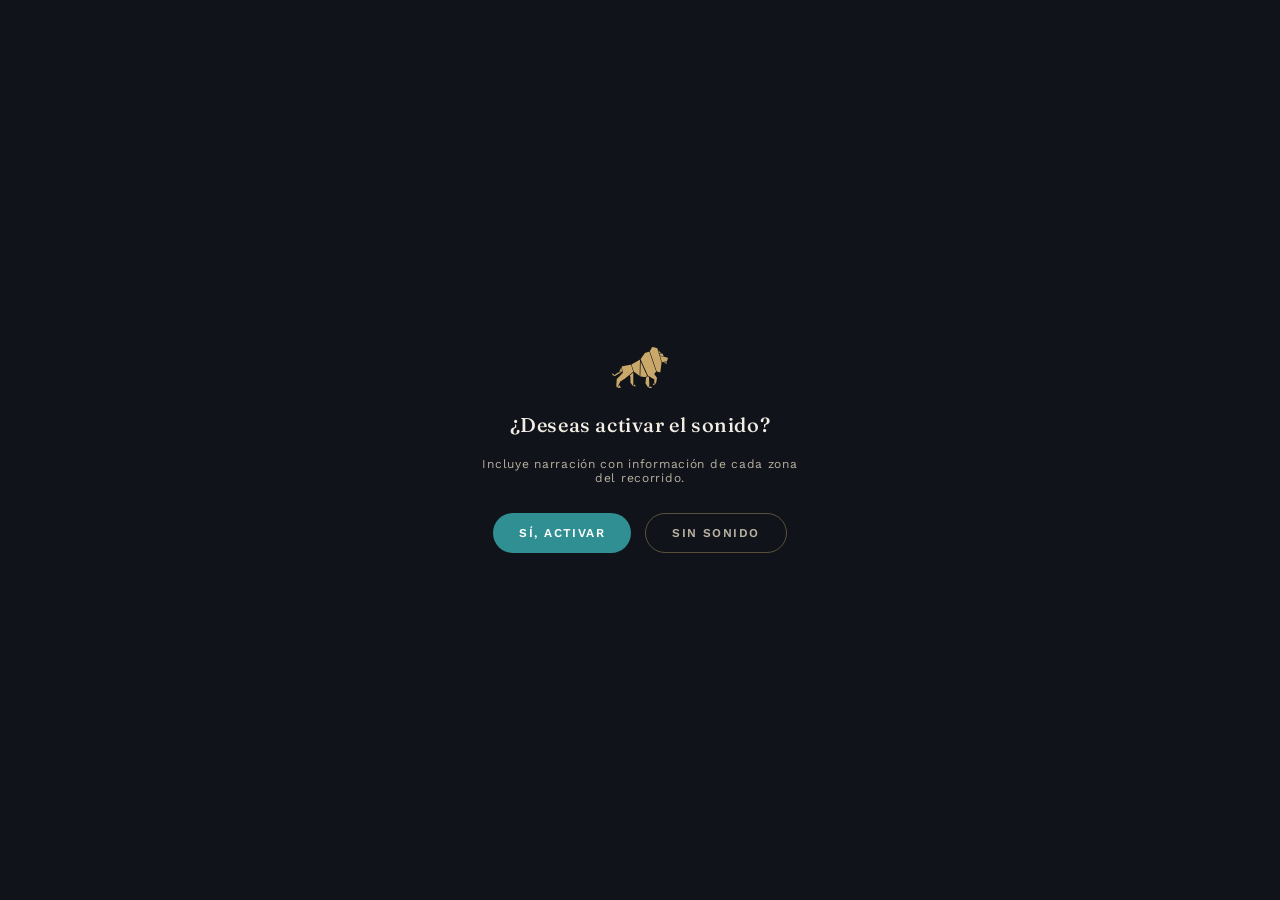
<file: index.html>
<!DOCTYPE html>
<html lang="es">
<head>
<meta charset="UTF-8" />
<meta name="viewport" content="user-scalable=no, initial-scale=1, width=device-width, viewport-fit=cover" />
<title>Plano Aprobado — Recorrido Virtual</title>

<link rel="preconnect" href="https://fonts.googleapis.com">
<link href="https://fonts.googleapis.com/css2?family=Fraunces:opsz,wght@9..144,300;9..144,500;9..144,600&family=Work+Sans:wght@400;500;600&display=swap" rel="stylesheet">

<link rel="stylesheet" href="css/styles.css">
</head>
<body>

<!-- ============ LOADING: logo (SVG real) llenándose de agua ============ -->
<div id="loadScreen">
  <svg viewBox="0 0 249.86 183.85" width="230" height="169" xmlns="http://www.w3.org/2000/svg">
    <defs>
      <g id="logoShapes">
        <path d="M200.57,139.1c-1.01,5.96-1.94,11.95-2.91,17.92-.1.57-.24,1.18-.51,1.62-2.31,3.85-4.64,7.66-6.97,11.47-.21-.11-.43-.22-.64-.33-.35-8.62-.69-17.24-1.08-25.86-.04-.84.09-1.44.42-1.87-.31.14-.61.27-.92.4-.67.28-1.33.31-1.97-.09-4.36-2.71-8.88-4.86-13.18-7.83-3.74-2.59-7.99-3.84-11.68-6.76-.29-.23-.63-.37-.93-.68-.76,0-1.06-1.03-1.45-1.91-4.1-9.29-8.19-18.58-12.3-27.87-5.97-13.51-11.92-27.04-17.97-40.51-.86-1.93-.8-3.17.41-4.84,5.71-7.87,11.3-15.86,16.92-23.82.96-1.36,2.02-2.27,3.63-2.67,5.06-1.27,10.08-2.75,15.07-4.34,1.74-.55,2.43-.11,3.11,1.88,7.86,23.13,15.81,46.21,23.74,69.3,1.72,4.99,3.39,9.99,5.18,14.93.52,1.45.38,2.47-.47,3.62-1.89,2.54-3.87,5.03-5.47,7.82-.68,1.18-1.45,2.05-2.32,2.68.57.46,1.12,1.08,1.68,1.88,3.23,4.61,6.81,8.79,10.73,13.78-.18.08-.35.15-.53.22.56.02.63.62.41,1.86Z"/>
        <path d="M213.41,43.88c-3.22-11.44-6.44-22.89-9.63-34.35-.72-2.57-1.72-4.25-4.36-4.8-5.99-1.25-11.91-2.98-17.84-4.58-1.38-.37-2.25-.1-3.06,1.4-2.8,5.18-5.68,10.31-8.66,15.34-1.02,1.72-1.06,3.15-.37,5.07,2.75,7.61,5.36,15.29,8,22.95,7.09,20.6,14.17,41.2,21.22,61.82.41,1.2.97,1.77,2.05,2.07,4.12,1.16,8.23,2.42,12.33,3.7,1.72.53,2.6.45,2.88-2.18.94-9.02,2.22-17.99,3.35-26.99.54-4.25,1.03-8.5,1.58-13.02-.1-.34-.26-.92-.42-1.5-2.35-8.31-4.72-16.62-7.06-24.94Z"/>
        <path d="M93.34,111.59c-11.78,9.53-23.5,19.17-35.23,28.78-.48.39-.89.86-1.27.88-.01,0-.01.01-.02.01-4.86,2.79-13.34,8.24-18.18,11.09-.7.41-1.28.39-1.88.15.37.49.34,1.08-.14,2.05-4.11,8.41-8.13,16.88-12.13,25.36-.6,1.26-.95,1.51-2.07.43-2.58-2.49-3.65-5.17-3.21-9.28.93-8.64,1.26-17.37,1.86-26.07.05-.7-.23-1.7.6-1.88h.01c7.9-8.73,18.91-19.7,27.06-28.55-.39-1.44-.76-2.88-1.12-4.32-1.63-6.6-2.44-13.46-3.62-20.21-.07-.4-.09-.81-.14-1.21-.41-2.95,1.66-2.81,3.09-3.22,7.59-2.17,15.4-2.9,23.09-4.43,4.16-.83,8.34-1.43,12.5-2.26,1.8-.37,2.83-.1,3.52,2.28,2.55,8.88,5.31,17.68,8.04,26.5.49,1.58.69,2.72-.76,3.9Z"/>
        <path d="M123.96,56.7c-11.79,6.75-23.57,13.54-35.39,20.22-1.4.79-1.13,1.62-.74,2.88,2.91,9.4,5.79,18.82,8.65,28.24.3.99.56,1.88,1.4,2.51,8.26,6.25,16.5,12.54,25.28,19.22.62-24.85,1.22-49.02,1.82-73.37-.54.16-.8.18-1.01.3Z"/>
        <path d="M155.09,125.4c-7.02-15.48-13.84-31.08-20.73-46.64-1.95-4.41-3.9-8.81-5.85-13.21-.15.08-.31.17-.46.25-.29,10.14-.6,20.29-.87,30.43-.29,10.9-.51,21.8-.82,32.69-.05,1.64.31,2.37,1.82,2.58,5.55.77,11.12,1.48,16.62,2.63,3.64.76,6.52.24,9.28-2.88,1.74-1.97,2.22-3.16,1-5.85Z"/>
        <path d="M248.58,47.49c-10.77-2.22-21.53-4.5-32.28-6.8-1.4-.3-1.48.15-1.07,1.59,2.37,8.21,4.67,16.45,6.98,24.68.3,1.07.63,2.01,1.59,1.53,6.69-1.13,13.14-2.21,19.58-3.3.96-.16,1.52-.81,1.86-1.89,1.42-4.5,2.87-9,4.37-13.47.45-1.34.41-2.04-1.02-2.34Z"/>
        <path d="M161.27,181.31c-.07-.35-.14-.7-.21-1.05-.03.01-.05.02-.08.04-3.64-5.67-7.21-11.4-10.95-16.98-1.47-2.18-.38-4.22-.19-6.23.61-6.64,1.47-13.25,2.23-19.88.17-.01.33-.01.5-.02.05-.89.44-1.54,1.3-2.09.53-.34.97-.86,1.43-1.33,3.92-3.96,3.9-3.93,8.34-.65,1,.73,1.47,1.48,1.52,2.9.36,10.08.81,20.16,1.21,30.24.3,7.33-.24,8.94-5.1,15.05Z"/>
        <path d="M93.59,174.24c-3.66-4.78-6.93-9.09-10.23-13.36-.71-.92-.93-1.97-.94-3.26-.04-8.14-.11-16.3-.18-24.44-.87-1.78-1.74-3.55-2.62-5.32-.47-.95-.55-1.6.32-2.3,4.86-3.95,9.69-7.95,14.81-12.17.11,14.39.23,28.45.33,43.17.83,4.8-1.15,13.19-1.49,17.68Z"/>
        <path d="M42.23,113.2c-6.98-.16-13.71-1.15-19.79,4.26-5.01,4.46-10.8,7.74-16.68,11.84,4.53.5,8.08-.54,11.57-2.47,7.11-3.95,14.33-7.61,21.49-11.45,1.13-.6,2.51-.76,3.41-2.18Z"/>
        <path d="M212.2,31.1c-.27.88,1.76,6.61,2.52,6.78,5.33,1.13,10.67,2.2,16.51,3.4-2.07-3.94-3.88-7.34-5.65-10.77-.51-.99-1.22-1.04-2.05-.96-3.41.35-6.83.67-10.24,1.02-.4.04-.88-.13-1.09.54Z"/>
        <path d="M43.73,110.51c.98.02,1.5-.24,1.27-1.57-.96-5.54-1.87-11.09-2.84-16.62-.08-.45-.39-1.04-.72-1.22-.7-.39-.87.48-1.08.96-2.51,5.93-5,11.88-7.7,18.34,4,.04,7.54.05,11.07.11Z"/>
        <path d="M39.23,180.46c-1.25-4.21-4.03-7.02-6.71-9.93-.74-.81-1.13-.63-1.57.31-1.55,3.31-3.13,6.59-4.72,9.88-.53,1.1-.47,1.71.8,1.67,3.83-.11,7.65-.22,11.48-.23.82,0,.84-.44.83-1.1-.03-.2-.04-.41-.09-.6Z"/>
        <path d="M175.12,177.41q-7.01-2.97-10.93,3.98c-.32.57-.99,1.1-.71,1.85.31.84,1.09.43,1.66.46,1.85.07,3.71.05,5.56.07.97,0,1.94.02,2.91.03.97,0,1.94.07,2.91.02.54-.03,1.29.36,1.47-.74.24-1.45-1.6-5.12-2.86-5.65Z"/>
        <path d="M242.41,67.82c-4.49.85-9,1.59-13.49,2.38,0,.14,0,.28,0,.42,3.83,1.07,7.65,2.17,11.49,3.2,4.04,1.09,3.99,1.06,3.91-3.85-.03-1.64-.26-2.46-1.89-2.15Z"/>
        <path d="M103.82,170.79c-1.17-.92-2.56-1.44-3.73-2.34-2.11-1.62-2.97-1.31-3.41,1.8-.77,5.38-.96,5.34,3.72,5.38.7,0,1.43.13,2.11-.01.84-.17,2.19.73,2.38-.92.15-1.36.1-3-1.06-3.91Z"/>
        <path d="M217.23,27.55c.17-.04.33-.13.96-.38-3.58-4.4-6.95-8.53-10.31-12.66-.14.1-.27.19-.41.29.69,2.52,1.37,5.03,2.06,7.55,1.72,6.31,2.14,6.59,7.7,5.2Z"/>
        <path d="M9.95,124.86c.27-.2.55-.65.14-.99-1.94-1.64-3.85-3.34-5.87-4.82-1.3-.95-2.52.32-4.22.62,1.78,2.76,3.32,5.14,4.85,7.53.28.44.52.86,1.05.5,1.36-.93,2.72-1.85,4.05-2.82Z"/>
        <path d="M187.67,164.25c-.04-.48,0-.94-.59-1.15-1.43-.5-3.76,1.28-4.63,3.35-1.07,2.56,1.02,2.24,1.9,2.97.64.53,1.43.79,2.12,1.25,1.29.86,1.79.43,1.58-1.22-.12-1.73-.24-3.46-.38-5.19Z"/>
      </g>
      <clipPath id="logoClip"><use href="#logoShapes"/></clipPath>
    </defs>
    <use href="#logoShapes" fill="#2a2620" opacity="0.9"/>
    <g clip-path="url(#logoClip)">
      <g id="waterFill">
        <rect x="-40" y="0" width="330" height="200" fill="var(--water)" fill-opacity="0.85"/>
        <path class="wave" d="M-62,0 Q-46.5,-8 -31,0 T0,0 T31,0 T62,0 T93,0 T124,0 T155,0 T186,0 T217,0 T248,0 T279,0 T310,0 V-16 H-62 Z" fill="var(--water)"/>
        <path class="wave w2" d="M-77,3 Q-61.5,-6 -46,3 T-15,3 T16,3 T47,3 T78,3 T109,3 T140,3 T171,3 T202,3 T233,3 T264,3 V-16 H-77 Z" fill="#7fb0bc"/>
      </g>
    </g>
    <use href="#logoShapes" fill="none" stroke="#c9a86a" stroke-width="0.6" opacity="0.6"/>
  </svg>
  <p>Cargando recorrido virtual…</p>
  <div id="loadPct">0%</div>
</div>

<!-- ============ PANTALLA: ¿Activar sonido? ============ -->
<div id="soundPrompt">
  <svg class="crest-tree" viewBox="0 0 249.86 183.85" xmlns="http://www.w3.org/2000/svg">
    <use href="#logoShapes"/>
  </svg>
  <h2>¿Deseas activar el sonido?</h2>
  <p>Incluye narración con información de cada zona del recorrido.</p>
  <div class="sound-choices">
    <button id="soundYes">Sí, activar</button>
    <button id="soundNo">Sin sonido</button>
  </div>
</div>

<!-- ============ CIELO + PLANETA PEQUEÑO (vista explorable) ============ -->
<div id="skyScene">
  <div class="cloud cloud1"></div>
  <div class="cloud cloud2"></div>
  <div class="cloud cloud3"></div>
  <div class="sun-glow"></div>
  <div class="planet-wrap" id="planetWrap">
    <div class="planet-halo"></div>
    <canvas id="planetCanvas" width="560" height="560"></canvas>
    <div class="planet-marker" id="planetMarker" style="display:none"></div>
    <button class="pano-btn" id="panoOpenBtn" title="Ver en 360°">
      <span class="circle">
        <svg viewBox="0 0 24 24" fill="none" stroke="currentColor" stroke-width="1.8">
          <path d="M8 12H2m0 0 3.5-3.5M2 12l3.5 3.5M16 12h6m0 0-3.5-3.5M22 12l-3.5 3.5"/>
          <ellipse cx="12" cy="12" rx="4.2" ry="4.2"/>
        </svg>
      </span>
      <span class="pano-label">Ver en 360°</span>
    </button>
  </div>
</div>

<!-- ============ Visor 360° navegable (arrastrar a los lados) ============ -->
<div id="panoView">
  <div id="panoTrack">
    <img class="pano-tile" id="panoTile1" alt="">
    <img class="pano-tile" id="panoTile2" alt="">
    <img class="pano-tile" id="panoTile3" alt="">
    <button class="wave-btn" id="panoToAerialBtn" title="Plano Aprobado">
      <span class="wave-circle">
        <span class="wave-ring"></span>
        <span class="wave-ring ring2"></span>
        <svg viewBox="0 0 24 24" fill="none" stroke="currentColor" stroke-width="1.8">
          <path d="M3 6l6-3 6 3 6-3v15l-6 3-6-3-6 3V6Z"/><path d="M9 3v15M15 6v15"/>
        </svg>
      </span>
      <span class="wave-label">Plano Aprobado</span>
    </button>
  </div>
  <div class="scene-hint" id="panoHint">Arrastra para mirar alrededor · rueda o pellizca para zoom</div>
</div>

<!-- ============ Visor 360° ESFÉRICO (WebGL, perspectiva real) — solo Atrás/Frontal/Derecha/Izquierda ============ -->
<div id="sphereView">
  <canvas id="sphereGL" tabindex="0" aria-label="Panorama 360° esférico: arrastra para mirar en todas direcciones"></canvas>
  <button class="wave-btn" id="sphereToAerialBtn" title="Centro">
    <span class="wave-circle">
      <span class="wave-ring"></span>
      <span class="wave-ring ring2"></span>
      <svg viewBox="0 0 24 24" fill="none" stroke="currentColor" stroke-width="1.8">
        <path d="M3 6l6-3 6 3 6-3v15l-6 3-6-3-6 3V6Z"/><path d="M9 3v15M15 6v15"/>
      </svg>
    </span>
    <span class="wave-label">Centro</span>
  </button>
  <button class="wave-btn sph-dir-btn" data-dir="norte" title="Atrás">
    <span class="wave-circle">
      <span class="wave-ring"></span>
      <span class="wave-ring ring2"></span>
      <svg viewBox="0 0 24 24" fill="none" stroke="currentColor" stroke-width="2"><path d="M12 5v14M5 12l7 7 7-7"/></svg>
    </span>
    <span class="wave-label">Atrás</span>
  </button>
  <button class="wave-btn sph-dir-btn" data-dir="sur" title="Frontal">
    <span class="wave-circle">
      <span class="wave-ring"></span>
      <span class="wave-ring ring2"></span>
      <svg viewBox="0 0 24 24" fill="none" stroke="currentColor" stroke-width="2"><path d="M12 5v14M5 12l7 7 7-7"/></svg>
    </span>
    <span class="wave-label">Frontal</span>
  </button>
  <button class="wave-btn sph-dir-btn" data-dir="este" title="Derecha">
    <span class="wave-circle">
      <span class="wave-ring"></span>
      <span class="wave-ring ring2"></span>
      <svg viewBox="0 0 24 24" fill="none" stroke="currentColor" stroke-width="2"><path d="M12 5v14M5 12l7 7 7-7"/></svg>
    </span>
    <span class="wave-label">Derecha</span>
  </button>
  <button class="wave-btn sph-dir-btn" data-dir="oeste" title="Izquierda">
    <span class="wave-circle">
      <span class="wave-ring"></span>
      <span class="wave-ring ring2"></span>
      <svg viewBox="0 0 24 24" fill="none" stroke="currentColor" stroke-width="2"><path d="M12 5v14M5 12l7 7 7-7"/></svg>
    </span>
    <span class="wave-label">Izquierda</span>
  </button>
  <div class="scene-hint" id="sphereHint">Arrastra para mirar en todas direcciones · rueda o pellizca para zoom</div>
</div>

<!-- ============ Zona de Lotes: foto aérea real + lotes trazados ============ -->
<div id="flatScene">
  <svg id="lotsOverlay" viewBox="0 0 1920 1080.72" preserveAspectRatio="xMidYMid slice">
    <image href="img/lotes-aerea.jpg" x="0" y="0" width="1920" height="1080.72"/>
    <g id="lotShapes">
<g class="lot-shape" data-id="05-Mz01"><path d="M1176.26,320.46l-21.84.28c-3.34.04-6.08-2.66-6.13-6.03l-.28-21.69,27.93-.17c.1,9.21.21,18.42.32,27.62Z"/></g>
<g class="lot-shape" data-id="06-Mz01"><path d="M1175.94,292.84l-27.93.17-.27-20.85c-.04-3.38,2.63-6.15,5.97-6.19l21.92-.29c.1,9.05.21,18.11.32,27.16Z"/></g>
<g class="lot-shape" data-id="07-Mz01"><path d="M1201.61,292.68l-25.66.16c-.11-9.05-.21-18.1-.32-27.16l25.66-.33c.1,9.11.21,18.22.32,27.33Z"/></g>
<g class="lot-shape" data-id="10-Mz01"><path d="M1280.42,292.19l-27.49.17c-.11-9.22-.21-18.45-.32-27.68l21.4-.28c3.34-.04,6.08,2.66,6.13,6.03l.28,21.75Z"/></g>
<g class="lot-shape" data-id="01-Mz01"><path d="M1274.72,319.18l-21.47.28c-.1-9.03-.21-18.07-.32-27.1l27.49-.17.27,20.8c.04,3.38-2.63,6.15-5.97,6.19Z"/></g>
<g class="lot-shape" data-id="02-Mz01"><path d="M1253.25,319.46l-25.66.33c-.1-9.09-.21-18.18-.31-27.27l25.66-.17c.1,9.03.21,18.07.32,27.1Z"/></g>
<g class="lot-shape" data-id="09-Mz01"><path d="M1252.93,292.36l-25.66.17c-.11-9.17-.21-18.34-.31-27.51l25.65-.33c.11,9.23.21,18.45.32,27.68Z"/></g>
<g class="lot-shape" data-id="08-Mz01"><path d="M1227.27,292.52l-25.66.16c-.11-9.11-.22-18.22-.32-27.33l25.68-.33c.1,9.17.2,18.34.31,27.51Z"/></g>
<g class="lot-shape" data-id="03-Mz01"><path d="M1227.59,319.79l-25.66.33c-.11-9.15-.22-18.29-.32-27.44l25.66-.16c.1,9.09.21,18.18.31,27.27Z"/></g>
<g class="lot-shape" data-id="04-Mz01"><path d="M1201.92,320.12l-25.66.33c-.11-9.2-.22-18.41-.32-27.62l25.66-.16c.1,9.15.21,18.3.32,27.44Z"/></g>
<g class="lot-shape" data-id="05-Mz02"><path d="M1177.1,385.18l-21.84.28c-3.34.04-6.08-2.66-6.13-6.03l-.28-21.69,27.93-.17c.1,9.21.21,18.42.32,27.62Z"/></g>
<g class="lot-shape" data-id="06-Mz02"><path d="M1176.79,357.56l-27.93.17-.27-20.85c-.04-3.38,2.63-6.15,5.97-6.19l21.92-.29c.1,9.05.21,18.11.32,27.16Z"/></g>
<g class="lot-shape" data-id="07-Mz02"><path d="M1202.45,357.4l-25.66.16c-.11-9.05-.21-18.1-.32-27.16l25.66-.33c.1,9.11.21,18.22.32,27.33Z"/></g>
<g class="lot-shape" data-id="10-Mz02"><path d="M1281.26,356.91l-27.49.17c-.11-9.22-.21-18.45-.32-27.68l21.4-.28c3.34-.04,6.08,2.66,6.13,6.03l.28,21.75Z"/></g>
<g class="lot-shape" data-id="01-Mz02"><path d="M1275.56,383.9l-21.47.28c-.1-9.03-.21-18.07-.32-27.1l27.49-.17.27,20.8c.04,3.38-2.63,6.15-5.97,6.19Z"/></g>
<g class="lot-shape" data-id="02-Mz02"><path d="M1254.09,384.18l-25.66.33c-.1-9.09-.21-18.18-.31-27.27l25.66-.17c.1,9.03.21,18.07.32,27.1Z"/></g>
<g class="lot-shape" data-id="09-Mz02"><path d="M1253.77,357.08l-25.66.17c-.11-9.17-.21-18.34-.31-27.51l25.65-.33c.11,9.23.21,18.45.32,27.68Z"/></g>
<g class="lot-shape" data-id="08-Mz02"><path d="M1228.12,357.25l-25.66.16c-.11-9.11-.22-18.22-.32-27.33l25.68-.33c.1,9.17.2,18.34.31,27.51Z"/></g>
<g class="lot-shape" data-id="03-Mz02"><path d="M1228.43,384.51l-25.66.33c-.11-9.15-.22-18.29-.32-27.44l25.66-.16c.1,9.09.21,18.18.31,27.27Z"/></g>
<g class="lot-shape" data-id="04-Mz02"><path d="M1202.77,384.85l-25.66.33c-.11-9.2-.22-18.41-.32-27.62l25.66-.16c.1,9.15.21,18.3.32,27.44Z"/></g>
<g class="lot-shape" data-id="05-Mz03"><path d="M1177.9,449.94l-21.84.28c-3.34.04-6.08-2.66-6.13-6.03l-.28-21.69,27.93-.17c.1,9.21.21,18.42.32,27.62Z"/></g>
<g class="lot-shape" data-id="06-Mz03"><path d="M1177.58,422.32l-27.93.17-.27-20.85c-.04-3.38,2.63-6.15,5.97-6.19l21.92-.29c.1,9.05.21,18.11.32,27.16Z"/></g>
<g class="lot-shape" data-id="07-Mz03"><path d="M1203.25,422.16l-25.66.16c-.11-9.05-.21-18.1-.32-27.16l25.66-.33c.1,9.11.21,18.22.32,27.33Z"/></g>
<g class="lot-shape" data-id="10-Mz03"><path d="M1282.06,421.67l-27.49.17c-.11-9.22-.21-18.45-.32-27.68l21.4-.28c3.34-.04,6.08,2.66,6.13,6.03l.28,21.75Z"/></g>
<g class="lot-shape" data-id="01-Mz03"><path d="M1276.36,448.66l-21.47.28c-.1-9.03-.21-18.07-.32-27.1l27.49-.17.27,20.8c.04,3.38-2.63,6.15-5.97,6.19Z"/></g>
<g class="lot-shape" data-id="02-Mz03"><path d="M1254.89,448.94l-25.66.33c-.1-9.09-.21-18.18-.31-27.27l25.66-.17c.1,9.03.21,18.07.32,27.1Z"/></g>
<g class="lot-shape" data-id="09-Mz03"><path d="M1254.57,421.84l-25.66.17c-.11-9.17-.21-18.34-.31-27.51l25.65-.33c.11,9.23.21,18.45.32,27.68Z"/></g>
<g class="lot-shape" data-id="08-Mz03"><path d="M1228.91,422l-25.66.16c-.11-9.11-.22-18.22-.32-27.33l25.68-.33c.1,9.17.2,18.34.31,27.51Z"/></g>
<g class="lot-shape" data-id="03-Mz03"><path d="M1229.23,449.27l-25.66.33c-.11-9.15-.22-18.29-.32-27.44l25.66-.16c.1,9.09.21,18.18.31,27.27Z"/></g>
<g class="lot-shape" data-id="04-Mz03"><path d="M1203.57,449.61l-25.66.33c-.11-9.2-.22-18.41-.32-27.62l25.66-.16c.1,9.15.21,18.3.32,27.44Z"/></g>
<g class="lot-shape" data-id="05-Mz04"><path d="M1178.73,513.59l-21.84.28c-3.34.04-6.08-2.66-6.13-6.03l-.28-21.69,27.93-.17c.1,9.21.21,18.42.32,27.62Z"/></g>
<g class="lot-shape" data-id="06-Mz04"><path d="M1178.41,485.97l-27.93.17-.27-20.85c-.04-3.38,2.63-6.15,5.97-6.19l21.92-.29c.1,9.05.21,18.11.32,27.16Z"/></g>
<g class="lot-shape" data-id="07-Mz04"><path d="M1204.08,485.81l-25.66.16c-.11-9.05-.21-18.1-.32-27.16l25.66-.33c.1,9.11.21,18.22.32,27.33Z"/></g>
<g class="lot-shape" data-id="10-Mz04"><path d="M1282.89,485.32l-27.49.17c-.11-9.22-.21-18.45-.32-27.68l21.4-.28c3.34-.04,6.08,2.66,6.13,6.03l.28,21.75Z"/></g>
<g class="lot-shape" data-id="01-Mz04"><path d="M1277.19,512.31l-21.47.28c-.1-9.03-.21-18.07-.32-27.1l27.49-.17.27,20.8c.04,3.38-2.63,6.15-5.97,6.19Z"/></g>
<g class="lot-shape" data-id="02-Mz04"><path d="M1255.72,512.59l-25.66.33c-.1-9.09-.21-18.18-.31-27.27l25.66-.17c.1,9.03.21,18.07.32,27.1Z"/></g>
<g class="lot-shape" data-id="09-Mz04"><path d="M1255.4,485.49l-25.66.17c-.11-9.17-.21-18.34-.31-27.51l25.65-.33c.11,9.23.21,18.45.32,27.68Z"/></g>
<g class="lot-shape" data-id="08-Mz04"><path d="M1229.74,485.65l-25.66.16c-.11-9.11-.22-18.22-.32-27.33l25.68-.33c.1,9.17.2,18.34.31,27.51Z"/></g>
<g class="lot-shape" data-id="03-Mz04"><path d="M1230.06,512.92l-25.66.33c-.11-9.15-.22-18.29-.32-27.44l25.66-.16c.1,9.09.21,18.18.31,27.27Z"/></g>
<g class="lot-shape" data-id="04-Mz04"><path d="M1204.39,513.26l-25.66.33c-.11-9.2-.22-18.41-.32-27.62l25.66-.16c.1,9.15.21,18.3.32,27.44Z"/></g>
<g class="lot-shape" data-id="05-Mz05"><path d="M1179.56,577.24l-21.84.28c-3.34.04-6.08-2.66-6.13-6.03l-.28-21.69,27.93-.17c.1,9.21.21,18.42.32,27.62Z"/></g>
<g class="lot-shape" data-id="06-Mz05"><path d="M1179.24,549.62l-27.93.17-.27-20.85c-.04-3.38,2.63-6.15,5.97-6.19l21.92-.29c.1,9.05.21,18.11.32,27.16Z"/></g>
<g class="lot-shape" data-id="07-Mz05"><path d="M1204.91,549.46l-25.66.16c-.11-9.05-.21-18.1-.32-27.16l25.66-.33c.1,9.11.21,18.22.32,27.33Z"/></g>
<g class="lot-shape" data-id="10-Mz05"><path d="M1283.72,548.97l-27.49.17c-.11-9.22-.21-18.45-.32-27.68l21.4-.28c3.34-.04,6.08,2.66,6.13,6.03l.28,21.75Z"/></g>
<g class="lot-shape" data-id="01-Mz05"><path d="M1278.02,575.96l-21.47.28c-.1-9.03-.21-18.07-.32-27.1l27.49-.17.27,20.8c.04,3.38-2.63,6.15-5.97,6.19Z"/></g>
<g class="lot-shape" data-id="02-Mz05"><path d="M1256.55,576.24l-25.66.33c-.1-9.09-.21-18.18-.31-27.27l25.66-.17c.1,9.03.21,18.07.32,27.1Z"/></g>
<g class="lot-shape" data-id="09-Mz05"><path d="M1256.23,549.14l-25.66.17c-.11-9.17-.21-18.34-.31-27.51l25.65-.33c.11,9.23.21,18.45.32,27.68Z"/></g>
<g class="lot-shape" data-id="08-Mz05"><path d="M1230.57,549.31l-25.66.16c-.11-9.11-.22-18.22-.32-27.33l25.68-.33c.1,9.17.2,18.34.31,27.51Z"/></g>
<g class="lot-shape" data-id="03-Mz05"><path d="M1230.88,576.57l-25.66.33c-.11-9.15-.22-18.29-.32-27.44l25.66-.16c.1,9.09.21,18.18.31,27.27Z"/></g>
<g class="lot-shape" data-id="04-Mz05"><path d="M1205.22,576.91l-25.66.33c-.11-9.2-.22-18.41-.32-27.62l25.66-.16c.1,9.15.21,18.3.32,27.44Z"/></g>
<g class="lot-shape" data-id="05-Mz06"><path d="M1180.39,640.89l-21.84.28c-3.34.04-6.08-2.66-6.13-6.03l-.28-21.69,27.93-.17c.1,9.21.21,18.42.32,27.62Z"/></g>
<g class="lot-shape" data-id="06-Mz06"><path d="M1180.07,613.27l-27.93.17-.27-20.85c-.04-3.38,2.63-6.15,5.97-6.19l21.92-.29c.1,9.05.21,18.11.32,27.16Z"/></g>
<g class="lot-shape" data-id="07-Mz06"><path d="M1205.73,613.12l-25.66.16c-.11-9.05-.21-18.1-.32-27.16l25.66-.33c.1,9.11.21,18.22.32,27.33Z"/></g>
<g class="lot-shape" data-id="10-Mz06"><path d="M1284.55,612.62l-27.49.17c-.11-9.22-.21-18.45-.32-27.68l21.4-.28c3.34-.04,6.08,2.66,6.13,6.03l.28,21.75Z"/></g>
<g class="lot-shape" data-id="01-Mz06"><path d="M1278.85,639.61l-21.47.28c-.1-9.03-.21-18.07-.32-27.1l27.49-.17.27,20.8c.04,3.38-2.63,6.15-5.97,6.19Z"/></g>
<g class="lot-shape" data-id="02-Mz06"><path d="M1257.37,639.89l-25.66.33c-.1-9.09-.21-18.18-.31-27.27l25.66-.17c.1,9.03.21,18.07.32,27.1Z"/></g>
<g class="lot-shape" data-id="09-Mz06"><path d="M1257.06,612.79l-25.66.17c-.11-9.17-.21-18.34-.31-27.51l25.65-.33c.11,9.23.21,18.45.32,27.68Z"/></g>
<g class="lot-shape" data-id="08-Mz06"><path d="M1231.4,612.96l-25.66.16c-.11-9.11-.22-18.22-.32-27.33l25.68-.33c.1,9.17.2,18.34.31,27.51Z"/></g>
<g class="lot-shape" data-id="03-Mz06"><path d="M1231.71,640.23l-25.66.33c-.11-9.15-.22-18.29-.32-27.44l25.66-.16c.1,9.09.21,18.18.31,27.27Z"/></g>
<g class="lot-shape" data-id="04-Mz06"><path d="M1206.05,640.56l-25.66.33c-.11-9.2-.22-18.41-.32-27.62l25.66-.16c.1,9.15.21,18.3.32,27.44Z"/></g>
<g class="lot-shape" data-id="05-Mz07"><path d="M1181.22,706.72l-21.84.28c-3.34.04-6.08-2.66-6.13-6.03l-.28-21.69,27.93-.17c.1,9.21.21,18.42.32,27.62Z"/></g>
<g class="lot-shape" data-id="06-Mz07"><path d="M1180.9,679.1l-27.93.17-.27-20.85c-.04-3.38,2.63-6.15,5.97-6.19l21.92-.29c.1,9.05.21,18.11.32,27.16Z"/></g>
<g class="lot-shape" data-id="07-Mz07"><path d="M1206.56,678.95l-25.66.16c-.11-9.05-.21-18.1-.32-27.16l25.66-.33c.1,9.11.21,18.22.32,27.33Z"/></g>
<g class="lot-shape" data-id="10-Mz07"><path d="M1285.38,678.45l-27.49.17c-.11-9.22-.21-18.45-.32-27.68l21.4-.28c3.34-.04,6.08,2.66,6.13,6.03l.28,21.75Z"/></g>
<g class="lot-shape" data-id="01-Mz07"><path d="M1279.68,705.44l-21.47.28c-.1-9.03-.21-18.07-.32-27.1l27.49-.17.27,20.8c.04,3.38-2.63,6.15-5.97,6.19Z"/></g>
<g class="lot-shape" data-id="02-Mz07"><path d="M1258.2,705.72l-25.66.33c-.1-9.09-.21-18.18-.31-27.27l25.66-.17c.1,9.03.21,18.07.32,27.1Z"/></g>
<g class="lot-shape" data-id="09-Mz07"><path d="M1257.89,678.62l-25.66.17c-.11-9.17-.21-18.34-.31-27.51l25.65-.33c.11,9.23.21,18.45.32,27.68Z"/></g>
<g class="lot-shape" data-id="08-Mz07"><path d="M1232.23,678.79l-25.66.16c-.11-9.11-.22-18.22-.32-27.33l25.68-.33c.1,9.17.2,18.34.31,27.51Z"/></g>
<g class="lot-shape" data-id="03-Mz07"><path d="M1232.54,706.06l-25.66.33c-.11-9.15-.22-18.29-.32-27.44l25.66-.16c.1,9.09.21,18.18.31,27.27Z"/></g>
<g class="lot-shape" data-id="04-Mz07"><path d="M1206.88,706.39l-25.66.33c-.11-9.2-.22-18.41-.32-27.62l25.66-.16c.1,9.15.21,18.3.32,27.44Z"/></g>
<g class="lot-shape" data-id="05-Mz08"><path d="M1182.04,770.38l-21.84.28c-3.34.04-6.08-2.66-6.13-6.03l-.28-21.69,27.93-.17c.1,9.21.21,18.42.32,27.62Z"/></g>
<g class="lot-shape" data-id="06-Mz08"><path d="M1181.73,742.76l-27.93.17-.27-20.85c-.04-3.38,2.63-6.15,5.97-6.19l21.92-.29c.1,9.05.21,18.11.32,27.16Z"/></g>
<g class="lot-shape" data-id="07-Mz08"><path d="M1207.39,742.6l-25.66.16c-.11-9.05-.21-18.1-.32-27.16l25.66-.33c.1,9.11.21,18.22.32,27.33Z"/></g>
<g class="lot-shape" data-id="10-Mz08"><path d="M1286.2,742.1l-27.49.17c-.11-9.22-.21-18.45-.32-27.68l21.4-.28c3.34-.04,6.08,2.66,6.13,6.03l.28,21.75Z"/></g>
<g class="lot-shape" data-id="01-Mz08"><path d="M1280.5,769.09l-21.47.28c-.1-9.03-.21-18.07-.32-27.1l27.49-.17.27,20.8c.04,3.38-2.63,6.15-5.97,6.19Z"/></g>
<g class="lot-shape" data-id="02-Mz08"><path d="M1259.03,769.37l-25.66.33c-.1-9.09-.21-18.18-.31-27.27l25.66-.17c.1,9.03.21,18.07.32,27.1Z"/></g>
<g class="lot-shape" data-id="09-Mz08"><path d="M1258.71,742.27l-25.66.17c-.11-9.17-.21-18.34-.31-27.51l25.65-.33c.11,9.23.21,18.45.32,27.68Z"/></g>
<g class="lot-shape" data-id="08-Mz08"><path d="M1233.06,742.44l-25.66.16c-.11-9.11-.22-18.22-.32-27.33l25.68-.33c.1,9.17.2,18.34.31,27.51Z"/></g>
<g class="lot-shape" data-id="03-Mz08"><path d="M1233.37,769.71l-25.66.33c-.11-9.15-.22-18.29-.32-27.44l25.66-.16c.1,9.09.21,18.18.31,27.27Z"/></g>
<g class="lot-shape" data-id="04-Mz08"><path d="M1207.71,770.04l-25.66.33c-.11-9.2-.22-18.41-.32-27.62l25.66-.16c.1,9.15.21,18.3.32,27.44Z"/></g>
<g class="lot-shape" data-id="05-Mz09"><path d="M1182.82,835.07l-21.84.28c-3.34.04-6.08-2.66-6.13-6.03l-.28-21.69,27.93-.17c.1,9.21.21,18.42.32,27.62Z"/></g>
<g class="lot-shape" data-id="06-Mz09"><path d="M1182.51,807.45l-27.93.17-.27-20.85c-.04-3.38,2.63-6.15,5.97-6.19l21.92-.29c.1,9.05.21,18.11.32,27.16Z"/></g>
<g class="lot-shape" data-id="07-Mz09"><path d="M1208.17,807.29l-25.66.16c-.11-9.05-.21-18.1-.32-27.16l25.66-.33c.1,9.11.21,18.22.32,27.33Z"/></g>
<g class="lot-shape" data-id="10-Mz09"><path d="M1286.98,806.8l-27.49.17c-.11-9.22-.21-18.45-.32-27.68l21.4-.28c3.34-.04,6.08,2.66,6.13,6.03l.28,21.75Z"/></g>
<g class="lot-shape" data-id="01-Mz09"><path d="M1281.29,833.79l-21.47.28c-.1-9.03-.21-18.07-.32-27.1l27.49-.17.27,20.8c.04,3.38-2.63,6.15-5.97,6.19Z"/></g>
<g class="lot-shape" data-id="02-Mz09"><path d="M1259.81,834.07l-25.66.33c-.1-9.09-.21-18.18-.31-27.27l25.66-.17c.1,9.03.21,18.07.32,27.1Z"/></g>
<g class="lot-shape" data-id="09-Mz09"><path d="M1259.49,806.97l-25.66.17c-.11-9.17-.21-18.34-.31-27.51l25.65-.33c.11,9.23.21,18.45.32,27.68Z"/></g>
<g class="lot-shape" data-id="08-Mz09"><path d="M1233.84,807.14l-25.66.16c-.11-9.11-.22-18.22-.32-27.33l25.68-.33c.1,9.17.2,18.34.31,27.51Z"/></g>
<g class="lot-shape" data-id="03-Mz09"><path d="M1234.15,834.41l-25.66.33c-.11-9.15-.22-18.29-.32-27.44l25.66-.16c.1,9.09.21,18.18.31,27.27Z"/></g>
<g class="lot-shape" data-id="04-Mz09"><path d="M1208.49,834.74l-25.66.33c-.11-9.2-.22-18.41-.32-27.62l25.66-.16c.1,9.15.21,18.3.32,27.44Z"/></g>
<g class="lot-shape" data-id="09-Mz10"><path d="M1287.39,871.18l-27.09.35-.37-28.79,22.07-.29c2.77-.04,5.05,2.21,5.09,5.01l.31,23.71Z"/></g>
<g class="lot-shape" data-id="01-Mz10"><path d="M1282.24,911.28c-7.15-.85-14.31-1.7-21.45-2.54l-.48-37.2,27.09-.35.45,34.99c.04,3.07-2.59,5.46-5.61,5.11Z"/></g>
<g class="lot-shape" data-id="02-Mz10"><path d="M1260.79,908.73c-8.4-1-16.79-1.99-25.19-2.99l-.44-33.88,25.15-.33.48,37.2Z"/></g>
<g class="lot-shape" data-id="08-Mz10"><rect x="1234.97" y="842.91" width="25.15" height="28.79" transform="translate(-11.04 16.29) rotate(-.75)"/></g>
<g class="lot-shape" data-id="07-Mz10"><rect x="1208.93" y="843.24" width="26.03" height="28.79" transform="translate(-11.05 15.96) rotate(-.75)"/></g>
<g class="lot-shape" data-id="03-Mz10"><path d="M1235.59,905.74c-8.69-1.04-17.38-2.06-26.07-3.09l-.4-30.45,26.03-.34.44,33.88Z"/></g>
<g class="lot-shape" data-id="04-Mz10"><path d="M1209.52,902.65c-8.57-1.02-17.15-2.04-25.72-3.06l-.35-27.06,25.68-.33.4,30.45Z"/></g>
<g class="lot-shape" data-id="06-Mz10"><rect x="1183.26" y="843.58" width="25.68" height="28.79" transform="translate(-11.05 15.62) rotate(-.75)"/></g>
<g class="lot-shape" data-id="05-Mz10"><path d="M1183.8,899.59c-7.52-.77-15.05-1.55-22.57-2.32-2.84-.29-5-2.41-5.03-4.96l-.56-43.13c-.04-2.8,2.49-5.11,5.64-5.15l21.8-.28.73,55.85Z"/></g>
<g class="lot-shape" data-id="01-Mz11"><path d="M1140.87,894c-7.19-.87-14.38-1.75-21.57-2.62,0-15.6,0-31.2,0-46.8l21.89-.28c3.17-.04,5.78,2.53,5.8,5.74.1,12.73.19,25.46.28,38.18.03,3.49-2.98,6.2-6.4,5.78Z"/></g>
<g class="lot-shape" data-id="02-Mz11"><path d="M1119.3,891.38c-8.52-1.03-17.03-2.07-25.55-3.1-.04-14.46-.07-28.91-.11-43.37l25.66-.33c0,15.6,0,31.2,0,46.8Z"/></g>
<g class="lot-shape" data-id="03-Mz11"><path d="M1093.75,888.28c-8.63-1.04-17.26-2.09-25.89-3.14-.05-13.29-.11-26.59-.16-39.89l25.95-.34c.04,14.46.07,28.91.11,43.37Z"/></g>
<g class="lot-shape" data-id="04-Mz11"><path d="M1067.86,885.13c-8.55-1.04-17.11-2.07-25.67-3.11,0-12.14-.01-24.3-.02-36.44l25.52-.33c.05,13.29.11,26.59.16,39.89Z"/></g>
<g class="lot-shape" data-id="05-Mz11"><path d="M1042.19,882.02c-8.59-1.04-17.18-2.08-25.77-3.12l-.43-32.98,26.18-.34c0,12.14.01,24.3.02,36.44Z"/></g>
<g class="lot-shape" data-id="06-Mz11"><path d="M1016.42,878.9c-7.83-.95-15.67-1.9-23.5-2.85-2.85-.35-5-2.77-5.04-5.66l-.24-18.31c-.04-3.19,2.48-5.81,5.65-5.85l22.7-.3.43,32.98Z"/></g>
<g class="lot-shape" data-id="05-Mz12"><path d="M966.27,810.54l-27.88.36-.37-28.25,21.4-.28c3.52-.05,6.43,2.8,6.49,6.36.12,7.27.24,14.54.37,21.81Z"/></g>
<g class="lot-shape" data-id="06-Mz12"><path d="M966.7,835.93l-27.98.36-.33-25.39,27.88-.36c.14,8.47.29,16.92.43,25.39Z"/></g>
<g class="lot-shape" data-id="01-Mz12"><path d="M960.05,872.51c-6.96-.83-13.93-1.67-20.89-2.5l-.44-33.72,27.98-.36c.17,10.02.34,20.03.51,30.05.07,3.91-3.3,6.99-7.16,6.53Z"/></g>
<g class="lot-shape" data-id="02-Mz12"><path d="M939.16,870.01c-7.84-.93-15.67-1.88-23.51-2.81-3.21-.39-5.63-3.11-5.65-6.37-.07-8.05-.14-16.11-.2-24.16l28.93-.38.44,33.72Z"/></g>
<g class="lot-shape" data-id="03-Mz12"><path d="M938.72,836.29l-28.93.38c-.08-8.47-.14-16.93-.21-25.39l28.81-.37.33,25.39Z"/></g>
<g class="lot-shape" data-id="04-Mz12"><path d="M938.39,810.9l-28.81.37c-.07-7.27-.13-14.54-.19-21.81-.03-3.56,2.79-6.48,6.32-6.53l22.31-.29.37,28.25Z"/></g>
<g class="lot-shape" data-id="05-Mz13"><path d="M901.5,811.13l-34.04.44-.36-27.54c9.15.09,18.3.18,27.45.27,3.75.04,6.77,3.09,6.8,6.87.05,6.65.1,13.3.15,19.95Z"/></g>
<g class="lot-shape" data-id="06-Mz13"><path d="M901.69,836.88l-33.9.44-.33-25.74,34.04-.44c.06,8.58.13,17.17.19,25.74Z"/></g>
<g class="lot-shape" data-id="01-Mz13"><path d="M894.13,865.63c-8.67-1.1-17.34-2.2-26.01-3.31l-.33-25,33.9-.44.16,21.83c.03,4.19-3.6,7.45-7.72,6.92Z"/></g>
<g class="lot-shape" data-id="02-Mz13"><path d="M868.12,862.32c-9.43-1.19-18.87-2.4-28.29-3.6-3.4-.43-5.96-3.33-6.01-6.79l-.18-14.17,34.16-.44.33,25Z"/></g>
<g class="lot-shape" data-id="03-Mz13"><rect x="833.47" y="811.8" width="34.16" height="25.74" transform="translate(-10.65 11.13) rotate(-.75)"/></g>
<g class="lot-shape" data-id="04-Mz13"><path d="M867.46,811.57l-34.16.44-.28-21.23c-.05-3.89,3.08-7.06,6.93-7.02,9.05.09,18.09.18,27.15.26l.36,27.54Z"/></g>
<g class="lot-shape" data-id="10-Mz14"><path d="M824.26,813.12l-28.26.09-.37-28.23,22.18-.29c3.38-.04,6.15,2.69,6.19,6.1.08,7.44.17,14.88.26,22.33Z"/></g>
<g class="lot-shape" data-id="01-Mz14"><path d="M817.82,856.46c-7.1-.88-14.2-1.76-21.3-2.64l-.53-40.61,28.26-.09c.14,12.38.28,24.77.42,37.15.04,3.73-3.18,6.65-6.86,6.19Z"/></g>
<g class="lot-shape" data-id="02-Mz14"><path d="M796.53,853.82c-8.39-1.04-16.79-2.09-25.19-3.13-.06-12.47-.11-24.95-.17-37.41l24.83-.07.53,40.61Z"/></g>
<g class="lot-shape" data-id="09-Mz14"><path d="M796,813.21l-24.83.07c-.04-9.33-.08-18.66-.12-27.98l24.59-.32.37,28.23Z"/></g>
<g class="lot-shape" data-id="08-Mz14"><path d="M771.17,813.28l-25.7.08-.36-27.72,25.94-.34c.04,9.32.08,18.65.12,27.98Z"/></g>
<g class="lot-shape" data-id="03-Mz14"><path d="M771.33,850.69c-8.47-1.05-16.95-2.1-25.42-3.16l-.44-34.18,25.7-.08c.06,12.47.11,24.94.17,37.41Z"/></g>
<g class="lot-shape" data-id="04-Mz14"><path d="M745.91,847.54c-8.59-1.06-17.19-2.13-25.78-3.2l-.4-30.9,25.74-.08.44,34.18Z"/></g>
<g class="lot-shape" data-id="07-Mz14"><polygon points="745.46 813.36 719.72 813.43 719.37 785.97 745.1 785.64 745.46 813.36"/></g>
<g class="lot-shape" data-id="06-Mz14"><path d="M719.72,813.43l-27.63.09-.27-21.02c-.04-3.4,2.65-6.2,6.03-6.25l21.52-.28.36,27.46Z"/></g>
<g class="lot-shape" data-id="05-Mz14"><path d="M720.12,844.33c-7.46-.93-14.92-1.85-22.38-2.78-3.04-.38-5.32-2.96-5.36-6.04l-.29-22,27.63-.09.4,30.9Z"/></g>
<g class="lot-shape" data-id="10-Mz15"><path d="M823.93,747.12l-27.79.36-.36-27.71,20.35-.26c4.11-.05,7.48,3.26,7.53,7.41l.26,20.2Z"/></g>
<g class="lot-shape" data-id="09-Mz15"><rect x="770.14" y="719.93" width="25.82" height="27.71" transform="translate(-9.47 10.24) rotate(-.75)"/></g>
<g class="lot-shape" data-id="08-Mz15"><rect x="744.48" y="720.27" width="25.66" height="27.71" transform="translate(-9.48 9.91) rotate(-.75)"/></g>
<g class="lot-shape" data-id="07-Mz15"><rect x="718.93" y="720.6" width="25.55" height="27.71" transform="translate(-9.49 9.58) rotate(-.75)"/></g>
<g class="lot-shape" data-id="06-Mz15"><path d="M719.11,748.48l-27.11.35-.26-20.2c-.05-4.15,3.23-7.55,7.34-7.6l19.68-.26.36,27.71Z"/></g>
<g class="lot-shape" data-id="05-Mz15"><path d="M719.48,776.2l-19.68.26c-4.11.05-7.48-3.26-7.53-7.42l-.26-20.2,27.11-.35.36,27.72Z"/></g>
<g class="lot-shape" data-id="04-Mz15"><rect x="719.29" y="748.31" width="25.55" height="27.72" transform="translate(-9.85 9.58) rotate(-.75)"/></g>
<g class="lot-shape" data-id="03-Mz15"><rect x="744.84" y="747.98" width="25.66" height="27.72" transform="translate(-9.84 9.92) rotate(-.75)"/></g>
<g class="lot-shape" data-id="02-Mz15"><rect x="770.5" y="747.64" width="25.82" height="27.72" transform="translate(-9.84 10.25) rotate(-.75)"/></g>
<g class="lot-shape" data-id="01-Mz15"><path d="M816.85,774.93l-20.35.26-.36-27.72,27.79-.36.26,20.2c.05,4.15-3.23,7.56-7.34,7.61Z"/></g>
<g class="lot-shape" data-id="10-Mz16"><path d="M823.1,683.23l-27.79.36-.36-27.71,20.35-.26c4.11-.05,7.48,3.26,7.53,7.41l.26,20.2Z"/></g>
<g class="lot-shape" data-id="09-Mz16"><rect x="769.31" y="656.04" width="25.82" height="27.71" transform="translate(-8.64 10.23) rotate(-.75)"/></g>
<g class="lot-shape" data-id="08-Mz16"><rect x="743.65" y="656.38" width="25.66" height="27.71" transform="translate(-8.65 9.89) rotate(-.75)"/></g>
<g class="lot-shape" data-id="07-Mz16"><rect x="718.1" y="656.71" width="25.55" height="27.71" transform="translate(-8.66 9.56) rotate(-.75)"/></g>
<g class="lot-shape" data-id="06-Mz16"><path d="M718.28,684.59l-27.11.35-.26-20.2c-.05-4.15,3.23-7.55,7.34-7.6l19.68-.26.36,27.71Z"/></g>
<g class="lot-shape" data-id="05-Mz16"><path d="M718.64,712.31l-19.68.26c-4.11.05-7.48-3.26-7.53-7.42l-.26-20.2,27.11-.35.36,27.72Z"/></g>
<g class="lot-shape" data-id="04-Mz16"><rect x="718.46" y="684.42" width="25.55" height="27.72" transform="translate(-9.02 9.57) rotate(-.75)"/></g>
<g class="lot-shape" data-id="03-Mz16"><rect x="744.01" y="684.09" width="25.66" height="27.72" transform="translate(-9.01 9.9) rotate(-.75)"/></g>
<g class="lot-shape" data-id="02-Mz16"><rect x="769.67" y="683.75" width="25.82" height="27.72" transform="translate(-9 10.23) rotate(-.75)"/></g>
<g class="lot-shape" data-id="01-Mz16"><path d="M816.02,711.04l-20.35.26-.36-27.72,27.79-.36.26,20.2c.05,4.15-3.23,7.56-7.34,7.61Z"/></g>
<g class="lot-shape" data-id="10-Mz17"><path d="M822.27,619.58l-27.79.36-.36-27.71,20.35-.26c4.11-.05,7.48,3.26,7.53,7.41l.26,20.2Z"/></g>
<g class="lot-shape" data-id="09-Mz17"><rect x="768.48" y="592.39" width="25.82" height="27.71" transform="translate(-7.82 10.21) rotate(-.75)"/></g>
<g class="lot-shape" data-id="08-Mz17"><rect x="742.82" y="592.73" width="25.66" height="27.71" transform="translate(-7.82 9.88) rotate(-.75)"/></g>
<g class="lot-shape" data-id="07-Mz17"><rect x="717.28" y="593.06" width="25.55" height="27.71" transform="translate(-7.83 9.54) rotate(-.75)"/></g>
<g class="lot-shape" data-id="06-Mz17"><path d="M717.46,620.94l-27.11.35-.26-20.2c-.05-4.15,3.23-7.55,7.34-7.6l19.68-.26.36,27.71Z"/></g>
<g class="lot-shape" data-id="05-Mz17"><path d="M717.82,648.66l-19.68.26c-4.11.05-7.48-3.26-7.53-7.42l-.26-20.2,27.11-.35.36,27.72Z"/></g>
<g class="lot-shape" data-id="04-Mz17"><rect x="717.64" y="620.77" width="25.55" height="27.72" transform="translate(-8.19 9.55) rotate(-.75)"/></g>
<g class="lot-shape" data-id="03-Mz17"><rect x="743.18" y="620.44" width="25.66" height="27.72" transform="translate(-8.18 9.88) rotate(-.75)"/></g>
<g class="lot-shape" data-id="02-Mz17"><rect x="768.84" y="620.1" width="25.82" height="27.72" transform="translate(-8.18 10.22) rotate(-.75)"/></g>
<g class="lot-shape" data-id="01-Mz17"><path d="M815.2,647.39l-20.35.26-.36-27.72,27.79-.36.26,20.2c.05,4.15-3.23,7.56-7.34,7.61Z"/></g>
<g class="lot-shape" data-id="10-Mz18"><path d="M821.49,555l-27.79.36-.36-27.71,20.35-.26c4.11-.05,7.48,3.26,7.53,7.41l.26,20.2Z"/></g>
<g class="lot-shape" data-id="09-Mz18"><rect x="767.7" y="527.81" width="25.82" height="27.71" transform="translate(-6.98 10.2) rotate(-.75)"/></g>
<g class="lot-shape" data-id="08-Mz18"><rect x="742.04" y="528.15" width="25.66" height="27.71" transform="translate(-6.98 9.86) rotate(-.75)"/></g>
<g class="lot-shape" data-id="07-Mz18"><rect x="716.5" y="528.48" width="25.55" height="27.71" transform="translate(-6.99 9.53) rotate(-.75)"/></g>
<g class="lot-shape" data-id="06-Mz18"><path d="M716.68,556.36l-27.11.35-.26-20.2c-.05-4.15,3.23-7.55,7.34-7.6l19.68-.26.36,27.71Z"/></g>
<g class="lot-shape" data-id="05-Mz18"><path d="M717.04,584.08l-19.68.26c-4.11.05-7.48-3.26-7.53-7.42l-.26-20.2,27.11-.35.36,27.72Z"/></g>
<g class="lot-shape" data-id="04-Mz18"><rect x="716.86" y="556.19" width="25.55" height="27.72" transform="translate(-7.35 9.54) rotate(-.75)"/></g>
<g class="lot-shape" data-id="03-Mz18"><rect x="742.4" y="555.86" width="25.66" height="27.72" transform="translate(-7.34 9.87) rotate(-.75)"/></g>
<g class="lot-shape" data-id="02-Mz18"><rect x="768.06" y="555.53" width="25.82" height="27.72" transform="translate(-7.34 10.2) rotate(-.75)"/></g>
<g class="lot-shape" data-id="01-Mz18"><path d="M814.42,582.81l-20.35.26-.36-27.72,27.79-.36.26,20.2c.05,4.15-3.23,7.56-7.34,7.61Z"/></g>
<g class="lot-shape" data-id="10-Mz19"><path d="M820.66,490.17l-27.79.36-.36-27.71,20.35-.26c4.11-.05,7.48,3.26,7.53,7.41l.26,20.2Z"/></g>
<g class="lot-shape" data-id="09-Mz19"><rect x="766.87" y="462.98" width="25.82" height="27.71" transform="translate(-6.13 10.18) rotate(-.75)"/></g>
<g class="lot-shape" data-id="08-Mz19"><rect x="741.21" y="463.32" width="25.66" height="27.71" transform="translate(-6.14 9.84) rotate(-.75)"/></g>
<g class="lot-shape" data-id="07-Mz19"><rect x="715.67" y="463.65" width="25.55" height="27.71" transform="translate(-6.15 9.51) rotate(-.75)"/></g>
<g class="lot-shape" data-id="06-Mz19"><path d="M715.85,491.53l-27.11.35-.26-20.2c-.05-4.15,3.23-7.55,7.34-7.6l19.68-.26.36,27.71Z"/></g>
<g class="lot-shape" data-id="05-Mz19"><path d="M716.21,519.25l-19.68.26c-4.11.05-7.48-3.26-7.53-7.42l-.26-20.2,27.11-.35.36,27.72Z"/></g>
<g class="lot-shape" data-id="04-Mz19"><rect x="716.03" y="491.36" width="25.55" height="27.72" transform="translate(-6.51 9.52) rotate(-.75)"/></g>
<g class="lot-shape" data-id="03-Mz19"><rect x="741.57" y="491.03" width="25.66" height="27.72" transform="translate(-6.5 9.85) rotate(-.75)"/></g>
<g class="lot-shape" data-id="02-Mz19"><rect x="767.23" y="490.69" width="25.82" height="27.72" transform="translate(-6.49 10.19) rotate(-.75)"/></g>
<g class="lot-shape" data-id="01-Mz19"><path d="M813.59,517.98l-20.35.26-.36-27.72,27.79-.36.26,20.2c.05,4.15-3.23,7.56-7.34,7.61Z"/></g>
<g class="lot-shape" data-id="10-Mz20"><path d="M818.83,426.16l-27.79.36-.36-27.71,20.35-.26c4.11-.05,7.48,3.26,7.53,7.41l.26,20.2Z"/></g>
<g class="lot-shape" data-id="09-Mz20"><rect x="765.04" y="398.98" width="25.82" height="27.71" transform="translate(-5.3 10.15) rotate(-.75)"/></g>
<g class="lot-shape" data-id="08-Mz20"><rect x="739.38" y="399.31" width="25.66" height="27.71" transform="translate(-5.31 9.82) rotate(-.75)"/></g>
<g class="lot-shape" data-id="07-Mz20"><rect x="713.83" y="399.64" width="25.55" height="27.71" transform="translate(-5.32 9.48) rotate(-.75)"/></g>
<g class="lot-shape" data-id="06-Mz20"><path d="M714.01,427.52l-27.11.35-.26-20.2c-.05-4.15,3.23-7.55,7.34-7.6l19.68-.26.36,27.71Z"/></g>
<g class="lot-shape" data-id="05-Mz20"><path d="M714.37,455.24l-19.68.26c-4.11.05-7.48-3.26-7.53-7.42l-.26-20.2,27.11-.35.36,27.72Z"/></g>
<g class="lot-shape" data-id="04-Mz20"><rect x="714.19" y="427.35" width="25.55" height="27.72" transform="translate(-5.68 9.49) rotate(-.75)"/></g>
<g class="lot-shape" data-id="03-Mz20"><rect x="739.74" y="427.02" width="25.66" height="27.72" transform="translate(-5.67 9.82) rotate(-.75)"/></g>
<g class="lot-shape" data-id="02-Mz20"><rect x="765.4" y="426.69" width="25.82" height="27.72" transform="translate(-5.66 10.16) rotate(-.75)"/></g>
<g class="lot-shape" data-id="01-Mz20"><path d="M811.75,453.97l-20.35.26-.36-27.72,27.79-.36.26,20.2c.05,4.15-3.23,7.56-7.34,7.61Z"/></g>
<g class="lot-shape" data-id="10-Mz21"><path d="M818.01,363.04l-27.79.36-.36-27.71,20.35-.26c4.11-.05,7.48,3.26,7.53,7.41l.26,20.2Z"/></g>
<g class="lot-shape" data-id="09-Mz21"><rect x="764.22" y="335.86" width="25.82" height="27.71" transform="translate(-4.48 10.13) rotate(-.75)"/></g>
<g class="lot-shape" data-id="08-Mz21"><rect x="738.56" y="336.2" width="25.66" height="27.71" transform="translate(-4.49 9.8) rotate(-.75)"/></g>
<g class="lot-shape" data-id="07-Mz21"><rect x="713.01" y="336.53" width="25.55" height="27.71" transform="translate(-4.49 9.47) rotate(-.75)"/></g>
<g class="lot-shape" data-id="06-Mz21"><path d="M713.19,364.41l-27.11.35-.26-20.2c-.05-4.15,3.23-7.55,7.34-7.6l19.68-.26.36,27.71Z"/></g>
<g class="lot-shape" data-id="05-Mz21"><path d="M713.55,392.12l-19.68.26c-4.11.05-7.48-3.26-7.53-7.42l-.26-20.2,27.11-.35.36,27.72Z"/></g>
<g class="lot-shape" data-id="04-Mz21"><rect x="713.37" y="364.24" width="25.55" height="27.72" transform="translate(-4.85 9.47) rotate(-.75)"/></g>
<g class="lot-shape" data-id="03-Mz21"><rect x="738.92" y="363.91" width="25.66" height="27.72" transform="translate(-4.85 9.81) rotate(-.75)"/></g>
<g class="lot-shape" data-id="02-Mz21"><rect x="764.58" y="363.57" width="25.82" height="27.72" transform="translate(-4.84 10.14) rotate(-.75)"/></g>
<g class="lot-shape" data-id="01-Mz21"><path d="M810.93,390.86l-20.35.26-.36-27.72,27.79-.36.26,20.2c.05,4.15-3.23,7.56-7.34,7.61Z"/></g>
<g class="lot-shape" data-id="01-Mz22"><rect x="881.12" y="361.04" width="26.21" height="27.72" transform="translate(-4.8 11.66) rotate(-.75)"/></g>
<g class="lot-shape" data-id="02-Mz22"><rect x="855.61" y="361.38" width="25.51" height="27.72" transform="translate(-4.81 11.32) rotate(-.75)"/></g>
<g class="lot-shape" data-id="03-Mz22"><path d="M855.79,389.26l-19.41.25c-4.54.06-8.25-3.6-8.31-8.18l-.25-19.43,27.61-.36.36,27.72Z"/></g>
<g class="lot-shape" data-id="04-Mz22"><path d="M855.43,361.54l-27.61.36-.25-19.43c-.06-4.57,3.56-8.33,8.1-8.39l19.41-.25.36,27.71Z"/></g>
<g class="lot-shape" data-id="05-Mz22"><rect x="855.24" y="333.67" width="25.51" height="27.71" transform="translate(-4.45 11.32) rotate(-.75)"/></g>
<g class="lot-shape" data-id="06-Mz22"><rect x="880.76" y="333.33" width="26.21" height="27.71" transform="translate(-4.44 11.65) rotate(-.75)"/></g>
<g class="lot-shape" data-id="08-Mz23"><path d="M1139.75,293.42l-28.33.37-.36-28.04,21.16-.28c3.96-.05,7.21,3.15,7.27,7.15l.27,20.8Z"/></g>
<g class="lot-shape" data-id="07-Mz23"><rect x="1086.17" y="265.91" width="25.06" height="28.04" transform="translate(-3.55 14.31) rotate(-.75)"/></g>
<g class="lot-shape" data-id="06-Mz23"><rect x="1059.7" y="266.25" width="26.48" height="28.04" transform="translate(-3.55 13.97) rotate(-.75)"/></g>
<g class="lot-shape" data-id="05-Mz23"><path d="M1059.88,294.46l-27.33.36-.27-20.8c-.05-4,3.12-7.28,7.08-7.33l20.16-.26.36,28.04Z"/></g>
<g class="lot-shape" data-id="04-Mz23"><path d="M1060.25,322.5l-20.16.26c-3.96.05-7.21-3.15-7.27-7.15l-.27-20.8,27.33-.36.36,28.04Z"/></g>
<g class="lot-shape" data-id="03-Mz23"><rect x="1060.06" y="294.29" width="26.48" height="28.04" transform="translate(-3.92 13.98) rotate(-.75)"/></g>
<g class="lot-shape" data-id="02-Mz23"><rect x="1086.54" y="293.95" width="25.06" height="28.04" transform="translate(-3.91 14.32) rotate(-.75)"/></g>
<g class="lot-shape" data-id="01-Mz23"><path d="M1132.94,321.55l-21.16.28-.36-28.04,28.33-.37.27,20.8c.05,4-3.12,7.28-7.08,7.33Z"/></g>
<g class="lot-shape" data-id="12-Mz24"><path d="M1139.86,358.78l-27.63.36-.36-27.92,21.87-.28c3.18-.04,5.79,2.52,5.83,5.73l.29,22.11Z"/></g>
<g class="lot-shape" data-id="11-Mz24"><rect x="1086.79" y="331.39" width="25.27" height="27.92" transform="translate(-4.4 14.32) rotate(-.75)"/></g>
<g class="lot-shape" data-id="10-Mz24"><rect x="1060.52" y="331.72" width="26.27" height="27.92" transform="translate(-4.4 13.99) rotate(-.75)"/></g>
<g class="lot-shape" data-id="09-Mz24"><rect x="1035.03" y="332.06" width="25.5" height="27.92" transform="translate(-4.41 13.65) rotate(-.75)"/></g>
<g class="lot-shape" data-id="04-Mz24"><rect x="1035.38" y="359.98" width="25.5" height="26.73" transform="translate(-4.77 13.66) rotate(-.75)"/></g>
<g class="lot-shape" data-id="03-Mz24"><rect x="1060.88" y="359.64" width="26.27" height="26.73" transform="translate(-4.76 14) rotate(-.75)"/></g>
<g class="lot-shape" data-id="02-Mz24"><rect x="1087.14" y="359.31" width="25.27" height="26.73" transform="translate(-4.75 14.33) rotate(-.75)"/></g>
<g class="lot-shape" data-id="01-Mz24"><path d="M1134.45,385.59l-21.87.28-.35-26.73,27.63-.36.27,20.92c.04,3.21-2.5,5.85-5.68,5.89Z"/></g>
<g class="lot-shape" data-id="12-Mz25"><path d="M1140.69,422.61l-27.63.36-.37-28.52,21.07-.27c3.62-.05,6.59,2.88,6.64,6.53l.28,21.9Z"/></g>
<g class="lot-shape" data-id="11-Mz25"><rect x="1087.61" y="394.62" width="25.27" height="28.52" transform="translate(-5.22 14.34) rotate(-.75)"/></g>
<g class="lot-shape" data-id="10-Mz25"><rect x="1061.58" y="394.95" width="26.03" height="28.52" transform="translate(-5.23 14.01) rotate(-.75)"/></g>
<g class="lot-shape" data-id="09-Mz25"><rect x="1035.85" y="395.29" width="25.73" height="28.52" transform="translate(-5.24 13.67) rotate(-.75)"/></g>
<g class="lot-shape" data-id="08-Mz25"><rect x="1009.72" y="395.62" width="26.14" height="28.52" transform="translate(-5.24 13.33) rotate(-.75)"/></g>
<g class="lot-shape" data-id="07-Mz25"><path d="M1009.9,424.31l-27.82.36-.28-21.9c-.05-3.66,2.85-6.66,6.47-6.7l21.27-.28.37,28.52Z"/></g>
<g class="lot-shape" data-id="06-Mz25"><path d="M1010.26,451.58l-21.27.28c-3.62.05-6.59-2.88-6.64-6.53l-.27-20.66,27.82-.36.35,27.27Z"/></g>
<g class="lot-shape" data-id="05-Mz25"><rect x="1010.08" y="424.14" width="26.14" height="27.27" transform="translate(-5.61 13.34) rotate(-.75)"/></g>
<g class="lot-shape" data-id="04-Mz25"><rect x="1036.21" y="423.8" width="25.73" height="27.27" transform="translate(-5.6 13.68) rotate(-.75)"/></g>
<g class="lot-shape" data-id="03-Mz25"><rect x="1061.95" y="423.46" width="26.03" height="27.27" transform="translate(-5.59 14.01) rotate(-.75)"/></g>
<g class="lot-shape" data-id="02-Mz25"><rect x="1087.98" y="423.13" width="25.27" height="27.27" transform="translate(-5.59 14.35) rotate(-.75)"/></g>
<g class="lot-shape" data-id="01-Mz25"><path d="M1134.49,449.96l-21.07.27-.35-27.27,27.63-.36.27,20.66c.05,3.65-2.85,6.65-6.47,6.7Z"/></g>
<g class="lot-shape" data-id="12-Mz26"><path d="M1141.53,486.74l-27.63.36-.37-28.52,21.07-.27c3.62-.05,6.59,2.88,6.64,6.53l.28,21.9Z"/></g>
<g class="lot-shape" data-id="11-Mz26"><rect x="1088.45" y="458.74" width="25.27" height="28.52" transform="translate(-6.06 14.36) rotate(-.75)"/></g>
<g class="lot-shape" data-id="10-Mz26"><rect x="1062.42" y="459.08" width="26.03" height="28.52" transform="translate(-6.06 14.02) rotate(-.75)"/></g>
<g class="lot-shape" data-id="09-Mz26"><rect x="1036.69" y="459.41" width="25.73" height="28.52" transform="translate(-6.07 13.69) rotate(-.75)"/></g>
<g class="lot-shape" data-id="08-Mz26"><rect x="1010.55" y="459.75" width="26.14" height="28.52" transform="translate(-6.08 13.35) rotate(-.75)"/></g>
<g class="lot-shape" data-id="07-Mz26"><path d="M1010.74,488.44l-27.82.36-.28-21.9c-.05-3.66,2.85-6.66,6.47-6.7l21.27-.28.37,28.52Z"/></g>
<g class="lot-shape" data-id="06-Mz26"><path d="M1011.09,515.71l-21.27.28c-3.62.05-6.59-2.88-6.64-6.53l-.27-20.66,27.82-.36.35,27.27Z"/></g>
<g class="lot-shape" data-id="05-Mz26"><rect x="1010.91" y="488.27" width="26.14" height="27.27" transform="translate(-6.44 13.36) rotate(-.75)"/></g>
<g class="lot-shape" data-id="04-Mz26"><rect x="1037.05" y="487.93" width="25.73" height="27.27" transform="translate(-6.43 13.69) rotate(-.75)"/></g>
<g class="lot-shape" data-id="03-Mz26"><rect x="1062.78" y="487.59" width="26.03" height="27.27" transform="translate(-6.43 14.03) rotate(-.75)"/></g>
<g class="lot-shape" data-id="02-Mz26"><rect x="1088.81" y="487.26" width="25.27" height="27.27" transform="translate(-6.42 14.36) rotate(-.75)"/></g>
<g class="lot-shape" data-id="01-Mz26"><path d="M1135.33,514.09l-21.07.27-.35-27.27,27.63-.36.27,20.66c.05,3.65-2.85,6.65-6.47,6.7Z"/></g>
<g class="lot-shape" data-id="12-Mz27"><path d="M1142.36,551.03l-27.63.36-.37-28.52,21.07-.27c3.62-.05,6.59,2.88,6.64,6.53l.28,21.9Z"/></g>
<g class="lot-shape" data-id="11-Mz27"><rect x="1089.28" y="523.03" width="25.27" height="28.52" transform="translate(-6.89 14.37) rotate(-.75)"/></g>
<g class="lot-shape" data-id="10-Mz27"><rect x="1063.25" y="523.37" width="26.03" height="28.52" transform="translate(-6.9 14.04) rotate(-.75)"/></g>
<g class="lot-shape" data-id="09-Mz27"><rect x="1037.52" y="523.7" width="25.73" height="28.52" transform="translate(-6.91 13.7) rotate(-.75)"/></g>
<g class="lot-shape" data-id="08-Mz27"><rect x="1011.39" y="524.04" width="26.14" height="28.52" transform="translate(-6.91 13.37) rotate(-.75)"/></g>
<g class="lot-shape" data-id="07-Mz27"><path d="M1011.57,552.73l-27.82.36-.28-21.9c-.05-3.66,2.85-6.66,6.47-6.7l21.27-.28.37,28.52Z"/></g>
<g class="lot-shape" data-id="06-Mz27"><path d="M1011.93,580l-21.27.28c-3.62.05-6.59-2.88-6.64-6.53l-.27-20.66,27.82-.36.35,27.27Z"/></g>
<g class="lot-shape" data-id="05-Mz27"><rect x="1011.75" y="552.56" width="26.14" height="27.27" transform="translate(-7.28 13.37) rotate(-.75)"/></g>
<g class="lot-shape" data-id="04-Mz27"><rect x="1037.88" y="552.22" width="25.73" height="27.27" transform="translate(-7.27 13.71) rotate(-.75)"/></g>
<g class="lot-shape" data-id="03-Mz27"><rect x="1063.62" y="551.88" width="26.03" height="27.27" transform="translate(-7.26 14.05) rotate(-.75)"/></g>
<g class="lot-shape" data-id="02-Mz27"><rect x="1089.65" y="551.55" width="25.27" height="27.27" transform="translate(-7.26 14.38) rotate(-.75)"/></g>
<g class="lot-shape" data-id="01-Mz27"><path d="M1136.16,578.38l-21.07.27-.35-27.27,27.63-.36.27,20.66c.05,3.65-2.85,6.65-6.47,6.7Z"/></g>
<g class="lot-shape" data-id="12-Mz28"><path d="M1143.15,615.73l-27.63.36-.37-28.52,21.07-.27c3.62-.05,6.59,2.88,6.64,6.53l.28,21.9Z"/></g>
<g class="lot-shape" data-id="11-Mz28"><rect x="1090.07" y="587.73" width="25.27" height="28.52" transform="translate(-7.73 14.39) rotate(-.75)"/></g>
<g class="lot-shape" data-id="10-Mz28"><rect x="1064.04" y="588.07" width="26.03" height="28.52" transform="translate(-7.74 14.06) rotate(-.75)"/></g>
<g class="lot-shape" data-id="09-Mz28"><rect x="1038.31" y="588.4" width="25.73" height="28.52" transform="translate(-7.75 13.72) rotate(-.75)"/></g>
<g class="lot-shape" data-id="08-Mz28"><rect x="1012.18" y="588.74" width="26.14" height="28.52" transform="translate(-7.75 13.38) rotate(-.75)"/></g>
<g class="lot-shape" data-id="07-Mz28"><path d="M1012.36,617.43l-27.82.36-.28-21.9c-.05-3.66,2.85-6.66,6.47-6.7l21.27-.28.37,28.52Z"/></g>
<g class="lot-shape" data-id="06-Mz28"><path d="M1012.72,644.7l-21.27.28c-3.62.05-6.59-2.88-6.64-6.53l-.27-20.66,27.82-.36.35,27.27Z"/></g>
<g class="lot-shape" data-id="05-Mz28"><rect x="1012.54" y="617.25" width="26.14" height="27.27" transform="translate(-8.12 13.39) rotate(-.75)"/></g>
<g class="lot-shape" data-id="04-Mz28"><rect x="1038.67" y="616.92" width="25.73" height="27.27" transform="translate(-8.11 13.73) rotate(-.75)"/></g>
<g class="lot-shape" data-id="03-Mz28"><rect x="1064.41" y="616.58" width="26.03" height="27.27" transform="translate(-8.1 14.06) rotate(-.75)"/></g>
<g class="lot-shape" data-id="02-Mz28"><rect x="1090.44" y="616.25" width="25.27" height="27.27" transform="translate(-8.1 14.4) rotate(-.75)"/></g>
<g class="lot-shape" data-id="01-Mz28"><path d="M1136.95,643.08l-21.07.27-.35-27.27,27.63-.36.27,20.66c.05,3.65-2.85,6.65-6.47,6.7Z"/></g>
<g class="lot-shape" data-id="09-Mz29"><rect x="1039.12" y="652.8" width="25.73" height="28.52" transform="translate(-8.58 13.73) rotate(-.75)"/></g>
<g class="lot-shape" data-id="08-Mz29"><rect x="1012.98" y="653.14" width="26.14" height="28.52" transform="translate(-8.59 13.4) rotate(-.75)"/></g>
<g class="lot-shape" data-id="07-Mz29"><path d="M1013.17,681.82l-27.82.36-.28-21.9c-.05-3.66,2.85-6.66,6.47-6.7l21.27-.28.37,28.52Z"/></g>
<g class="lot-shape" data-id="06-Mz29"><path d="M1013.53,709.09l-21.27.28c-3.62.05-6.59-2.88-6.64-6.53l-.27-20.66,27.82-.36.35,27.27Z"/></g>
<g class="lot-shape" data-id="05-Mz29"><rect x="1013.35" y="681.65" width="26.14" height="27.27" transform="translate(-8.95 13.4) rotate(-.75)"/></g>
<g class="lot-shape" data-id="04-Mz29"><rect x="1039.48" y="681.31" width="25.73" height="27.27" transform="translate(-8.95 13.74) rotate(-.75)"/></g>
<g class="lot-shape" data-id="09-Mz30"><rect x="1039.95" y="716.93" width="25.73" height="28.52" transform="translate(-9.42 13.75) rotate(-.75)"/></g>
<g class="lot-shape" data-id="08-Mz30"><rect x="1013.82" y="717.26" width="26.14" height="28.52" transform="translate(-9.42 13.41) rotate(-.75)"/></g>
<g class="lot-shape" data-id="07-Mz30"><path d="M1014.01,745.95l-27.82.36-.28-21.9c-.05-3.66,2.85-6.66,6.47-6.7l21.27-.28.37,28.52Z"/></g>
<g class="lot-shape" data-id="06-Mz30"><path d="M1014.36,773.22l-21.27.28c-3.62.05-6.59-2.88-6.64-6.53l-.27-20.66,27.82-.36.35,27.27Z"/></g>
<g class="lot-shape" data-id="05-Mz30"><rect x="1014.18" y="745.78" width="26.14" height="27.27" transform="translate(-9.79 13.42) rotate(-.75)"/></g>
<g class="lot-shape" data-id="04-Mz30"><rect x="1040.32" y="745.44" width="25.73" height="27.27" transform="translate(-9.78 13.76) rotate(-.75)"/></g>
<g class="lot-shape" data-id="12-Mz31"><path d="M1146.62,807.68l-27.63.36-.37-28.52,21.07-.27c3.62-.05,6.59,2.88,6.64,6.53l.28,21.9Z"/></g>
<g class="lot-shape" data-id="11-Mz31"><rect x="1093.54" y="779.69" width="25.27" height="28.52" transform="translate(-10.23 14.45) rotate(-.75)"/></g>
<g class="lot-shape" data-id="10-Mz31"><rect x="1067.51" y="780.02" width="26.03" height="28.52" transform="translate(-10.24 14.12) rotate(-.75)"/></g>
<g class="lot-shape" data-id="09-Mz31"><rect x="1041.78" y="780.36" width="25.73" height="28.52" transform="translate(-10.24 13.78) rotate(-.75)"/></g>
<g class="lot-shape" data-id="08-Mz31"><rect x="1015.64" y="780.69" width="26.14" height="28.52" transform="translate(-10.25 13.44) rotate(-.75)"/></g>
<g class="lot-shape" data-id="07-Mz31"><path d="M1015.83,809.38l-27.82.36-.28-21.9c-.05-3.66,2.85-6.66,6.47-6.7l21.27-.28.37,28.52Z"/></g>
<g class="lot-shape" data-id="06-Mz31"><path d="M1016.18,836.65l-21.27.28c-3.62.05-6.59-2.88-6.64-6.53l-.27-20.66,27.82-.36.35,27.27Z"/></g>
<g class="lot-shape" data-id="05-Mz31"><rect x="1016.01" y="809.21" width="26.14" height="27.27" transform="translate(-10.61 13.45) rotate(-.75)"/></g>
<g class="lot-shape" data-id="04-Mz31"><rect x="1042.14" y="808.87" width="25.73" height="27.27" transform="translate(-10.61 13.79) rotate(-.75)"/></g>
<g class="lot-shape" data-id="03-Mz31"><rect x="1067.87" y="808.54" width="26.03" height="27.27" transform="translate(-10.6 14.12) rotate(-.75)"/></g>
<g class="lot-shape" data-id="02-Mz31"><rect x="1093.9" y="808.2" width="25.27" height="27.27" transform="translate(-10.59 14.46) rotate(-.75)"/></g>
<g class="lot-shape" data-id="10-Mz32"><path d="M965.68,745.82l-27.49.17c-.11-9.22-.21-18.45-.32-27.68l21.4-.28c3.34-.04,6.08,2.66,6.13,6.03l.28,21.75Z"/></g>
<g class="lot-shape" data-id="09-Mz32"><path d="M938.19,745.99l-25.66.17c-.11-9.17-.21-18.34-.31-27.51l25.65-.33c.11,9.23.21,18.45.32,27.68Z"/></g>
<g class="lot-shape" data-id="08-Mz32"><path d="M912.53,746.16l-25.66.16c-.11-9.11-.22-18.22-.32-27.33l25.68-.33c.1,9.17.2,18.34.31,27.51Z"/></g>
<g class="lot-shape" data-id="07-Mz32"><path d="M886.87,746.32l-25.66.16c-.11-9.05-.21-18.1-.32-27.16l25.66-.33c.1,9.11.21,18.22.32,27.33Z"/></g>
<g class="lot-shape" data-id="06-Mz32"><path d="M861.2,746.48l-27.93.17-.27-20.85c-.04-3.38,2.63-6.15,5.97-6.19l21.92-.29c.1,9.05.21,18.11.32,27.16Z"/></g>
<g class="lot-shape" data-id="05-Mz32"><path d="M861.52,774.1l-21.84.28c-3.34.04-6.08-2.66-6.13-6.03l-.28-21.69,27.93-.17c.1,9.21.21,18.42.32,27.62Z"/></g>
<g class="lot-shape" data-id="04-Mz32"><path d="M887.18,773.76l-25.66.33c-.11-9.2-.22-18.41-.32-27.62l25.66-.16c.1,9.15.21,18.3.32,27.44Z"/></g>
<g class="lot-shape" data-id="03-Mz32"><path d="M912.84,773.43l-25.66.33c-.11-9.15-.22-18.29-.32-27.44l25.66-.16c.1,9.09.21,18.18.31,27.27Z"/></g>
<g class="lot-shape" data-id="02-Mz32"><path d="M938.51,773.09l-25.66.33c-.1-9.09-.21-18.18-.31-27.27l25.66-.17c.1,9.03.21,18.07.32,27.1Z"/></g>
<g class="lot-shape" data-id="01-Mz32"><path d="M959.98,772.81l-21.47.28c-.1-9.03-.21-18.07-.32-27.1l27.49-.17.27,20.8c.04,3.38-2.63,6.15-5.97,6.19Z"/></g>
<g class="lot-shape" data-id="10-Mz33"><path d="M964.85,682.52l-27.49.17c-.11-9.22-.21-18.45-.32-27.68l21.4-.28c3.34-.04,6.08,2.66,6.13,6.03l.28,21.75Z"/></g>
<g class="lot-shape" data-id="09-Mz33"><path d="M937.37,682.68l-25.66.17c-.11-9.17-.21-18.34-.31-27.51l25.65-.33c.11,9.23.21,18.45.32,27.68Z"/></g>
<g class="lot-shape" data-id="08-Mz33"><path d="M911.71,682.85l-25.66.16c-.11-9.11-.22-18.22-.32-27.33l25.68-.33c.1,9.17.2,18.34.31,27.51Z"/></g>
<g class="lot-shape" data-id="07-Mz33"><path d="M886.04,683.01l-25.66.16c-.11-9.05-.21-18.1-.32-27.16l25.66-.33c.1,9.11.21,18.22.32,27.33Z"/></g>
<g class="lot-shape" data-id="06-Mz33"><path d="M860.38,683.17l-27.93.17-.27-20.85c-.04-3.38,2.63-6.15,5.97-6.19l21.92-.29c.1,9.05.21,18.11.32,27.16Z"/></g>
<g class="lot-shape" data-id="05-Mz33"><path d="M860.69,710.79l-21.84.28c-3.34.04-6.08-2.66-6.13-6.03l-.28-21.69,27.93-.17c.1,9.21.21,18.42.32,27.62Z"/></g>
<g class="lot-shape" data-id="04-Mz33"><path d="M886.36,710.45l-25.66.33c-.11-9.2-.22-18.41-.32-27.62l25.66-.16c.1,9.15.21,18.3.32,27.44Z"/></g>
<g class="lot-shape" data-id="03-Mz33"><path d="M912.02,710.12l-25.66.33c-.11-9.15-.22-18.29-.32-27.44l25.66-.16c.1,9.09.21,18.18.31,27.27Z"/></g>
<g class="lot-shape" data-id="02-Mz33"><path d="M937.68,709.79l-25.66.33c-.1-9.09-.21-18.18-.31-27.27l25.66-.17c.1,9.03.21,18.07.32,27.1Z"/></g>
<g class="lot-shape" data-id="01-Mz33"><path d="M959.16,709.51l-21.47.28c-.1-9.03-.21-18.07-.32-27.1l27.49-.17.27,20.8c.04,3.38-2.63,6.15-5.97,6.19Z"/></g>
<g class="lot-shape" data-id="10-Mz34"><path d="M964.03,617.87l-27.49.17c-.11-9.22-.21-18.45-.32-27.68l21.4-.28c3.34-.04,6.08,2.66,6.13,6.03l.28,21.75Z"/></g>
<g class="lot-shape" data-id="09-Mz34"><path d="M936.54,618.04l-25.66.17c-.11-9.17-.21-18.34-.31-27.51l25.65-.33c.11,9.23.21,18.45.32,27.68Z"/></g>
<g class="lot-shape" data-id="08-Mz34"><path d="M910.88,618.2l-25.66.16c-.11-9.11-.22-18.22-.32-27.33l25.68-.33c.1,9.17.2,18.34.31,27.51Z"/></g>
<g class="lot-shape" data-id="03-Mz34"><path d="M911.2,645.47l-25.66.33c-.11-9.15-.22-18.29-.32-27.44l25.66-.16c.1,9.09.21,18.18.31,27.27Z"/></g>
<g class="lot-shape" data-id="02-Mz34"><path d="M936.86,645.14l-25.66.33c-.1-9.09-.21-18.18-.31-27.27l25.66-.17c.1,9.03.21,18.07.32,27.1Z"/></g>
<g class="lot-shape" data-id="01-Mz34"><path d="M958.33,644.86l-21.47.28c-.1-9.03-.21-18.07-.32-27.1l27.49-.17.27,20.8c.04,3.38-2.63,6.15-5.97,6.19Z"/></g>
<g class="lot-shape" data-id="10-Mz35"><path d="M963.2,554.22l-27.49.17c-.11-9.22-.21-18.45-.32-27.68l21.4-.28c3.34-.04,6.08,2.66,6.13,6.03l.28,21.75Z"/></g>
<g class="lot-shape" data-id="09-Mz35"><path d="M935.71,554.39l-25.66.17c-.11-9.17-.21-18.34-.31-27.51l25.65-.33c.11,9.23.21,18.45.32,27.68Z"/></g>
<g class="lot-shape" data-id="08-Mz35"><path d="M910.06,554.55l-25.66.16c-.11-9.11-.22-18.22-.32-27.33l25.68-.33c.1,9.17.2,18.34.31,27.51Z"/></g>
<g class="lot-shape" data-id="01-Mz31"><path d="M1140.42,835.03l-21.07.27-.35-27.27,27.63-.36.27,20.66c.05,3.65-2.85,6.65-6.47,6.7Z"/></g>
<g class="lot-shape" data-id="03-Mz35"><path d="M910.37,581.82l-25.66.33c-.11-9.15-.22-18.29-.32-27.44l25.66-.16c.1,9.09.21,18.18.31,27.27Z"/></g>
<g class="lot-shape" data-id="02-Mz35"><path d="M936.03,581.49l-25.66.33c-.1-9.09-.21-18.18-.31-27.27l25.66-.17c.1,9.03.21,18.07.32,27.1Z"/></g>
<g class="lot-shape" data-id="01-Mz35"><path d="M957.5,581.21l-21.47.28c-.1-9.03-.21-18.07-.32-27.1l27.49-.17.27,20.8c.04,3.38-2.63,6.15-5.97,6.19Z"/></g>
<g class="lot-shape" data-id="10-Mz36"><path d="M962.41,489.08l-27.49.17c-.11-9.22-.21-18.45-.32-27.68l21.4-.28c3.34-.04,6.08,2.66,6.13,6.03l.28,21.75Z"/></g>
<g class="lot-shape" data-id="09-Mz36"><path d="M934.92,489.25l-25.66.17c-.11-9.17-.21-18.34-.31-27.51l25.65-.33c.11,9.23.21,18.45.32,27.68Z"/></g>
<g class="lot-shape" data-id="08-Mz36"><path d="M909.26,489.41l-25.66.16c-.11-9.11-.22-18.22-.32-27.33l25.68-.33c.1,9.17.2,18.34.31,27.51Z"/></g>
<g class="lot-shape" data-id="07-Mz36"><path d="M883.6,489.57l-25.66.16c-.11-9.05-.21-18.1-.32-27.16l25.66-.33c.1,9.11.21,18.22.32,27.33Z"/></g>
<g class="lot-shape" data-id="06-Mz36"><path d="M857.93,489.73l-27.93.17-.27-20.85c-.04-3.38,2.63-6.15,5.97-6.19l21.92-.29c.1,9.05.21,18.11.32,27.16Z"/></g>
<g class="lot-shape" data-id="05-Mz36"><path d="M858.25,517.35l-21.84.28c-3.34.04-6.08-2.66-6.13-6.03l-.28-21.69,27.93-.17c.1,9.21.21,18.42.32,27.62Z"/></g>
<g class="lot-shape" data-id="04-Mz36"><path d="M883.92,517.02l-25.66.33c-.11-9.2-.22-18.41-.32-27.62l25.66-.16c.1,9.15.21,18.3.32,27.44Z"/></g>
<g class="lot-shape" data-id="03-Mz36"><path d="M909.58,516.68l-25.66.33c-.11-9.15-.22-18.29-.32-27.44l25.66-.16c.1,9.09.21,18.18.31,27.27Z"/></g>
<g class="lot-shape" data-id="02-Mz36"><path d="M935.24,516.35l-25.66.33c-.1-9.09-.21-18.18-.31-27.27l25.66-.17c.1,9.03.21,18.07.32,27.1Z"/></g>
<g class="lot-shape" data-id="01-Mz36"><path d="M956.71,516.07l-21.47.28c-.1-9.03-.21-18.07-.32-27.1l27.49-.17.27,20.8c.04,3.38-2.63,6.15-5.97,6.19Z"/></g>
<g class="lot-shape" data-id="10-Mz37"><path d="M961.58,425.43l-27.49.17c-.11-9.22-.21-18.45-.32-27.68l21.4-.28c3.34-.04,6.08,2.66,6.13,6.03l.28,21.75Z"/></g>
<g class="lot-shape" data-id="09-Mz37"><path d="M934.09,425.6l-25.66.17c-.11-9.17-.21-18.34-.31-27.51l25.65-.33c.11,9.23.21,18.45.32,27.68Z"/></g>
<g class="lot-shape" data-id="08-Mz37"><path d="M908.44,425.76l-25.66.16c-.11-9.11-.22-18.22-.32-27.33l25.68-.33c.1,9.17.2,18.34.31,27.51Z"/></g>
<g class="lot-shape" data-id="07-Mz37"><path d="M882.77,425.92l-25.66.16c-.11-9.05-.21-18.1-.32-27.16l25.66-.33c.1,9.11.21,18.22.32,27.33Z"/></g>
<g class="lot-shape" data-id="06-Mz37"><path d="M857.11,426.08l-27.93.17-.27-20.85c-.04-3.38,2.63-6.15,5.97-6.19l21.92-.29c.1,9.05.21,18.11.32,27.16Z"/></g>
<g class="lot-shape" data-id="05-Mz37"><path d="M857.42,453.7l-21.84.28c-3.34.04-6.08-2.66-6.13-6.03l-.28-21.69,27.93-.17c.1,9.21.21,18.42.32,27.62Z"/></g>
<g class="lot-shape" data-id="04-Mz37"><path d="M883.09,453.37l-25.66.33c-.11-9.2-.22-18.41-.32-27.62l25.66-.16c.1,9.15.21,18.3.32,27.44Z"/></g>
<g class="lot-shape" data-id="03-Mz37"><path d="M908.75,453.03l-25.66.33c-.11-9.15-.22-18.29-.32-27.44l25.66-.16c.1,9.09.21,18.18.31,27.27Z"/></g>
<g class="lot-shape" data-id="02-Mz37"><path d="M934.41,452.7l-25.66.33c-.1-9.09-.21-18.18-.31-27.27l25.66-.17c.1,9.03.21,18.07.32,27.1Z"/></g>
<g class="lot-shape" data-id="01-Mz37"><path d="M955.89,452.42l-21.47.28c-.1-9.03-.21-18.07-.32-27.1l27.49-.17.27,20.8c.04,3.38-2.63,6.15-5.97,6.19Z"/></g>
<g class="lot-shape special" data-id="espacio verde"><path style="fill:rgba(57,181,74,.45)" d="M952.78,388l-45.28.59-.72-55.43c.34,0,.86.02,1.5.11,8.72,1.27,10.43,12.56,22.66,23.56,2.24,2.02,4.24,3.48,5.53,4.38,2.23,1.55,10.55,7.56,17.28,8.5.38.05,1.55.24,2.86.98,2.51,1.41,4.19,4.07,4.23,7.12l.02,1.79c.06,4.57-3.57,8.33-8.1,8.39Z"/></g>
<g class="lot-shape special" data-id="espacio verde"><path style="fill:rgba(57,181,74,.45)" d="M1035.56,386.88l-47.37.62c-3.17.04-5.79-2.52-5.83-5.72-.02-1.44-.18-2.55-.04-3.4.63-3.92,3.29-6.66,4.94-8.13,5.72-5.1,9.97-3.82,17.74-7.97,6.05-3.23,9.84-7.4,12.17-9.96,3.2-3.52,9.77-11.73,11.96-15.15.24-.38,1.02-1.62,2.38-2.98.91-.9,1.75-1.54,2.3-1.91.35-.02.7-.04,1.05-.05l.71,54.65Z"/></g>
<g class="lot-shape special" data-id="NUEVAS AREAS COMUNES"><path style="fill:rgba(57,181,74,.45)" d="M1066.23,772.54l-.36-27.27-.13-10.22-.2-15.06c1.9,1.84,4.5,2.99,7.37,2.99,5.85,0,10.59-4.74,10.59-10.59s-4.74-10.58-10.59-10.58c-2.96,0-5.65,1.22-7.56,3.19l-.21-16.09-.1-7.76-.37-28.53,26.02-.33,25.28-.33,21.07-.27c3.62-.05,6.58,2.88,6.63,6.53l.29,21.9.26,20.17c0,.22.01.45.01.67l.26,20.59.3,22.7.28,20.65c.04,3.65-2.86,6.65-6.48,6.7l-21.06.28-25.28.32-26.02.34Z"/></g>
<g class="lot-shape special" data-id="NUEVAS AREAS COMUNES"><path style="fill:rgba(57,181,74,.45)" d="M838.03,646.42c-3.34.04-6.11-4.68-6.19-10.55l-.49-37.73-.2-15.68-.06-4.38-.3-23.04-.2-15.63c-.08-6.26,2.56-11.37,5.9-11.42l21.92-.28,25.66-.34c.17,14.72.36,29.43.54,44.14h.03c.04,3.16.08,6.31.12,9.47-1.81-2.68-4.88-4.44-8.36-4.44-5.58,0-10.1,4.52-10.1,10.1s4.52,10.1,10.1,10.1c3.57,0,6.7-1.85,8.49-4.64.11,8.75.22,17.5.33,26.26h-.02c-.09-6.76-.17-13.52-.25-20.28h-.02c.08,6.76.16,13.52.25,20.28h.02c.11,9.15.22,18.29.33,27.44l-25.66.34-21.84.28Z"/></g>
<g class="lot-shape special" data-id="fuente centro"><path style="fill:rgba(248,163,54,.45)" d="M971.62,371.2c-1.64.02-3.04-1.08-3.5-2.62-.1-.33-.16-.68-.16-1.04-.03-2.04,1.57-3.72,3.56-3.75s3.62,1.61,3.65,3.66c0,.34-.03.66-.11.97-.39,1.59-1.78,2.76-3.44,2.78Z"/></g>
<g class="lot-shape special" data-id="área recreativa"><path style="fill:rgba(68,211,81,.45)" d="M1014.54,263.58c0,20.6-.01,41.2-.02,61.8,0,1.25,1.01,2.26,2.26,2.26h2.88c1.25,0,2.26,1.01,2.26,2.26h0c0,.47-.14.92-.41,1.3-3.22,4.57-7.88,10.21-14.4,15.67-5.46,4.58-10.76,7.82-15.15,10.09-.73.47-1.96,1.12-3.53,1.23-1.15.08-2.36-.14-4.28-1.02-3.44-1.57-4.01-2.89-6.27-4.04-2.65-1.35-5.18-1.22-7.45-1.11-5.9.3-10.08,3.29-11.74,4.64-.54.45-1.59,1.18-3.06,1.45-2.75.49-4.91-1-5.58-1.52-.13-.1-.25-.18-.39-.24-4.41-2.11-10.13-5.4-15.98-10.44-6.27-5.4-10.54-10.96-13.31-15.2-.03-.05-.06-.1-.09-.15-.85-1.55-2.85-4.67-6.67-6.48-1.16-.55-2.26-.87-3.22-1.07-.13-.03-.26-.04-.4-.04l-12-.35c-2.97-.09-5.33-2.52-5.33-5.49v-.49c0-1.25-1.01-2.26-2.26-2.26h-54.79c-1.25,0-2.26,1.01-2.26,2.26v2.78c0,2.25-1.81,4.09-4.06,4.12l-138.94,1.87c-1.25.02-2.28-.99-2.29-2.24-.07-8.17-.14-16.35-.2-24.52,0-1.17.87-2.15,2.03-2.27,78.13-8.1,156.26-16.21,234.4-24.31.08,0,.16-.02.24-.04,4.4-.93,7.92-1.7,10.2-2.2,6.43-1.42,7.71-1.75,10.43-2.01,2.24-.21,2.24-.07,7.64-.42,4.36-.28,4.14-.36,6.95-.51,3.56-.18,4-.05,8.78-.26,2.68-.11,4.02-.17,5.45-.33,2.39-.27,3.31-.54,6.36-.94,2.13-.28,2.47-.22,4.73-.51,2.12-.27,3.67-.54,4.39-.67,0,0,5.18-.89,12.5-1.84,2.54-.33,5.99-.72,10.19-1,1.31-.09,2.42.95,2.42,2.26Z"/><path style="fill:rgba(0,110,221,.45)" d="M944.56,329.6c8.97.48,13.47.72,13.96.85,8.32,2.28,7.11,10.01,16.17,13.79,4.39,1.83,11.38,2.82,14.81-.51,2.06-2,1.18-3.96,3.57-13.96,1.12-4.67,1.68-7,2.55-8.68,3.37-6.46,8.04-6.34,12.26-11.74,5.1-6.54,4.55-14.76,4.43-16.68-.44-6.56-3.82-18.71-12.77-20.43-4.96-.95-11.05,1.42-13.79,5.62-2.88,4.41.02,7.65-3.47,13.51-.74,1.25-3.16,5.16-7.93,6.75-.95.32-4.21,1.4-7.66.17-3.34-1.19-4.17-3.6-7.15-6.47,0,0-3.59-3.45-10.72-5.96-12.2-4.28-19.42,9.57-33.19,7.49-12.12-1.83-16.43-14.04-23.06-11.32-3.56,1.46-6.38,6.64-5.53,10.98.6,3.05,2.86,4.89,3.23,5.19,2.72,2.15,5.53,1.75,10.55,2.3,0,0,5.29.58,10.55,2.21,13.77,4.28,14.14,24.32,26.64,26.55.12.02-.04,0,6.55.34Z"/><ellipse style="fill:rgba(171,230,0,.45)" cx="950.37" cy="310.41" rx="8.29" ry="15.95" transform="translate(331.75 1095.82) rotate(-69.86)"/><path style="fill:rgba(0,110,221,.45)" d="M969.48,269.99v8.86c0,.37-.3.67-.67.67h-36.45c-.37,0-.67-.3-.67-.67v-4.61c0-.34.25-.62.59-.66l36.45-4.25c.4-.05.74.26.74.66Z"/><polygon style="fill:rgba(248,154,34,.45)" points="881.5 284.32 881.5 296.24 859.71 296.24 859.71 284.75 881.5 284.32"/><path style="fill:rgba(0,110,221,.45)" d="M848.78,291c-.16,2.28-1.99,2.68-2,4.6,0,2.03,2.03,2.44,2,4.51-.03,2.06-2.08,3.5-2.43,3.74-2.23,1.57-4.83,1.12-5.66.98-3.5-.6-8.29-3.62-8.55-8.68-.25-4.72,3.6-7.96,6.43-9.19,2.65-1.16,7.16-1.75,9.16.66.72.87,1.14,2.16,1.05,3.38Z"/><polygon style="fill:rgba(248,163,54,.45)" points="805.63 300.7 805.63 314.88 770.01 314.88 770.01 307.09 729.93 307.09 729.93 315.9 694.05 315.9 694.05 300.19 730.18 300.19 730.18 301.85 769.63 301.85 805.63 300.7"/><path style="fill:rgba(0,110,221,.45)" d="M769.41,301.3v-10.3c0-.94.75-1.71,1.7-1.73,11.06-.22,22.12-.43,33.17-.65.7-.01,1.28.55,1.29,1.25.02,3.61.04,7.22.06,10.83l-36.21,1.15v-.55Z"/></g>
</g>
    <g id="lotLabels">
<text class="lot-num" x="1162.1" y="305.3">05</text><text class="lot-mz" x="1162.1" y="312.3">Mz01</text>
<text class="lot-num" x="1161.8" y="277.8">06</text><text class="lot-mz" x="1161.8" y="284.8">Mz01</text>
<text class="lot-num" x="1188.6" y="277.6">07</text><text class="lot-mz" x="1188.6" y="284.6">Mz01</text>
<text class="lot-num" x="1266.5" y="276.9">10</text><text class="lot-mz" x="1266.5" y="283.9">Mz01</text>
<text class="lot-num" x="1266.8" y="304.3">01</text><text class="lot-mz" x="1266.8" y="311.3">Mz01</text>
<text class="lot-num" x="1240.3" y="304.6">02</text><text class="lot-mz" x="1240.3" y="311.6">Mz01</text>
<text class="lot-num" x="1239.9" y="277.1">09</text><text class="lot-mz" x="1239.9" y="284.1">Mz01</text>
<text class="lot-num" x="1214.3" y="277.4">08</text><text class="lot-mz" x="1214.3" y="284.4">Mz01</text>
<text class="lot-num" x="1214.6" y="304.8">03</text><text class="lot-mz" x="1214.6" y="311.8">Mz01</text>
<text class="lot-num" x="1188.9" y="305.1">04</text><text class="lot-mz" x="1188.9" y="312.1">Mz01</text>
<text class="lot-num" x="1163.0" y="370.0">05</text><text class="lot-mz" x="1163.0" y="377.0">Mz02</text>
<text class="lot-num" x="1162.7" y="342.6">06</text><text class="lot-mz" x="1162.7" y="349.6">Mz02</text>
<text class="lot-num" x="1189.5" y="342.3">07</text><text class="lot-mz" x="1189.5" y="349.3">Mz02</text>
<text class="lot-num" x="1267.4" y="341.6">10</text><text class="lot-mz" x="1267.4" y="348.6">Mz02</text>
<text class="lot-num" x="1267.7" y="369.0">01</text><text class="lot-mz" x="1267.7" y="376.0">Mz02</text>
<text class="lot-num" x="1241.1" y="369.3">02</text><text class="lot-mz" x="1241.1" y="376.3">Mz02</text>
<text class="lot-num" x="1240.8" y="341.8">09</text><text class="lot-mz" x="1240.8" y="348.8">Mz02</text>
<text class="lot-num" x="1215.1" y="342.1">08</text><text class="lot-mz" x="1215.1" y="349.1">Mz02</text>
<text class="lot-num" x="1215.4" y="369.5">03</text><text class="lot-mz" x="1215.4" y="376.5">Mz02</text>
<text class="lot-num" x="1189.8" y="369.8">04</text><text class="lot-mz" x="1189.8" y="376.8">Mz02</text>
<text class="lot-num" x="1163.8" y="434.8">05</text><text class="lot-mz" x="1163.8" y="441.8">Mz03</text>
<text class="lot-num" x="1163.5" y="407.3">06</text><text class="lot-mz" x="1163.5" y="414.3">Mz03</text>
<text class="lot-num" x="1190.3" y="407.1">07</text><text class="lot-mz" x="1190.3" y="414.1">Mz03</text>
<text class="lot-num" x="1268.2" y="406.4">10</text><text class="lot-mz" x="1268.2" y="413.4">Mz03</text>
<text class="lot-num" x="1268.5" y="433.8">01</text><text class="lot-mz" x="1268.5" y="440.8">Mz03</text>
<text class="lot-num" x="1241.9" y="434.0">02</text><text class="lot-mz" x="1241.9" y="441.0">Mz03</text>
<text class="lot-num" x="1241.6" y="406.6">09</text><text class="lot-mz" x="1241.6" y="413.6">Mz03</text>
<text class="lot-num" x="1215.9" y="406.8">08</text><text class="lot-mz" x="1215.9" y="413.8">Mz03</text>
<text class="lot-num" x="1216.2" y="434.3">03</text><text class="lot-mz" x="1216.2" y="441.3">Mz03</text>
<text class="lot-num" x="1190.6" y="434.5">04</text><text class="lot-mz" x="1190.6" y="441.5">Mz03</text>
<text class="lot-num" x="1164.6" y="498.4">05</text><text class="lot-mz" x="1164.6" y="505.4">Mz04</text>
<text class="lot-num" x="1164.3" y="471.0">06</text><text class="lot-mz" x="1164.3" y="478.0">Mz04</text>
<text class="lot-num" x="1191.1" y="470.7">07</text><text class="lot-mz" x="1191.1" y="477.7">Mz04</text>
<text class="lot-num" x="1269.0" y="470.0">10</text><text class="lot-mz" x="1269.0" y="477.0">Mz04</text>
<text class="lot-num" x="1269.3" y="497.5">01</text><text class="lot-mz" x="1269.3" y="504.5">Mz04</text>
<text class="lot-num" x="1242.7" y="497.7">02</text><text class="lot-mz" x="1242.7" y="504.7">Mz04</text>
<text class="lot-num" x="1242.4" y="470.2">09</text><text class="lot-mz" x="1242.4" y="477.2">Mz04</text>
<text class="lot-num" x="1216.8" y="470.5">08</text><text class="lot-mz" x="1216.8" y="477.5">Mz04</text>
<text class="lot-num" x="1217.1" y="497.9">03</text><text class="lot-mz" x="1217.1" y="504.9">Mz04</text>
<text class="lot-num" x="1191.4" y="498.2">04</text><text class="lot-mz" x="1191.4" y="505.2">Mz04</text>
<text class="lot-num" x="1165.4" y="562.1">05</text><text class="lot-mz" x="1165.4" y="569.1">Mz05</text>
<text class="lot-num" x="1165.1" y="534.6">06</text><text class="lot-mz" x="1165.1" y="541.6">Mz05</text>
<text class="lot-num" x="1191.9" y="534.4">07</text><text class="lot-mz" x="1191.9" y="541.4">Mz05</text>
<text class="lot-num" x="1269.8" y="533.7">10</text><text class="lot-mz" x="1269.8" y="540.7">Mz05</text>
<text class="lot-num" x="1270.1" y="561.1">01</text><text class="lot-mz" x="1270.1" y="568.1">Mz05</text>
<text class="lot-num" x="1243.6" y="561.4">02</text><text class="lot-mz" x="1243.6" y="568.4">Mz05</text>
<text class="lot-num" x="1243.2" y="533.9">09</text><text class="lot-mz" x="1243.2" y="540.9">Mz05</text>
<text class="lot-num" x="1217.6" y="534.1">08</text><text class="lot-mz" x="1217.6" y="541.1">Mz05</text>
<text class="lot-num" x="1217.9" y="561.6">03</text><text class="lot-mz" x="1217.9" y="568.6">Mz05</text>
<text class="lot-num" x="1192.2" y="561.9">04</text><text class="lot-mz" x="1192.2" y="568.9">Mz05</text>
<text class="lot-num" x="1166.3" y="625.7">05</text><text class="lot-mz" x="1166.3" y="632.7">Mz06</text>
<text class="lot-num" x="1166.0" y="598.3">06</text><text class="lot-mz" x="1166.0" y="605.3">Mz06</text>
<text class="lot-num" x="1192.7" y="598.0">07</text><text class="lot-mz" x="1192.7" y="605.0">Mz06</text>
<text class="lot-num" x="1270.6" y="597.3">10</text><text class="lot-mz" x="1270.6" y="604.3">Mz06</text>
<text class="lot-num" x="1270.9" y="624.8">01</text><text class="lot-mz" x="1270.9" y="631.8">Mz06</text>
<text class="lot-num" x="1244.4" y="625.0">02</text><text class="lot-mz" x="1244.4" y="632.0">Mz06</text>
<text class="lot-num" x="1244.1" y="597.5">09</text><text class="lot-mz" x="1244.1" y="604.5">Mz06</text>
<text class="lot-num" x="1218.4" y="597.8">08</text><text class="lot-mz" x="1218.4" y="604.8">Mz06</text>
<text class="lot-num" x="1218.7" y="625.3">03</text><text class="lot-mz" x="1218.7" y="632.3">Mz06</text>
<text class="lot-num" x="1193.1" y="625.5">04</text><text class="lot-mz" x="1193.1" y="632.5">Mz06</text>
<text class="lot-num" x="1167.1" y="691.6">05</text><text class="lot-mz" x="1167.1" y="698.6">Mz07</text>
<text class="lot-num" x="1166.8" y="664.1">06</text><text class="lot-mz" x="1166.8" y="671.1">Mz07</text>
<text class="lot-num" x="1193.6" y="663.9">07</text><text class="lot-mz" x="1193.6" y="670.9">Mz07</text>
<text class="lot-num" x="1271.5" y="663.1">10</text><text class="lot-mz" x="1271.5" y="670.1">Mz07</text>
<text class="lot-num" x="1271.8" y="690.6">01</text><text class="lot-mz" x="1271.8" y="697.6">Mz07</text>
<text class="lot-num" x="1245.2" y="690.8">02</text><text class="lot-mz" x="1245.2" y="697.8">Mz07</text>
<text class="lot-num" x="1244.9" y="663.4">09</text><text class="lot-mz" x="1244.9" y="670.4">Mz07</text>
<text class="lot-num" x="1219.2" y="663.6">08</text><text class="lot-mz" x="1219.2" y="670.6">Mz07</text>
<text class="lot-num" x="1219.5" y="691.1">03</text><text class="lot-mz" x="1219.5" y="698.1">Mz07</text>
<text class="lot-num" x="1193.9" y="691.3">04</text><text class="lot-mz" x="1193.9" y="698.3">Mz07</text>
<text class="lot-num" x="1167.9" y="755.2">05</text><text class="lot-mz" x="1167.9" y="762.2">Mz08</text>
<text class="lot-num" x="1167.6" y="727.8">06</text><text class="lot-mz" x="1167.6" y="734.8">Mz08</text>
<text class="lot-num" x="1194.4" y="727.5">07</text><text class="lot-mz" x="1194.4" y="734.5">Mz08</text>
<text class="lot-num" x="1272.3" y="726.8">10</text><text class="lot-mz" x="1272.3" y="733.8">Mz08</text>
<text class="lot-num" x="1272.6" y="754.2">01</text><text class="lot-mz" x="1272.6" y="761.2">Mz08</text>
<text class="lot-num" x="1246.0" y="754.5">02</text><text class="lot-mz" x="1246.0" y="761.5">Mz08</text>
<text class="lot-num" x="1245.7" y="727.0">09</text><text class="lot-mz" x="1245.7" y="734.0">Mz08</text>
<text class="lot-num" x="1220.1" y="727.3">08</text><text class="lot-mz" x="1220.1" y="734.3">Mz08</text>
<text class="lot-num" x="1220.4" y="754.7">03</text><text class="lot-mz" x="1220.4" y="761.7">Mz08</text>
<text class="lot-num" x="1194.7" y="755.0">04</text><text class="lot-mz" x="1194.7" y="762.0">Mz08</text>
<text class="lot-num" x="1168.7" y="819.9">05</text><text class="lot-mz" x="1168.7" y="826.9">Mz09</text>
<text class="lot-num" x="1168.4" y="792.5">06</text><text class="lot-mz" x="1168.4" y="799.5">Mz09</text>
<text class="lot-num" x="1195.2" y="792.2">07</text><text class="lot-mz" x="1195.2" y="799.2">Mz09</text>
<text class="lot-num" x="1273.1" y="791.5">10</text><text class="lot-mz" x="1273.1" y="798.5">Mz09</text>
<text class="lot-num" x="1273.4" y="818.9">01</text><text class="lot-mz" x="1273.4" y="825.9">Mz09</text>
<text class="lot-num" x="1246.8" y="819.2">02</text><text class="lot-mz" x="1246.8" y="826.2">Mz09</text>
<text class="lot-num" x="1246.5" y="791.7">09</text><text class="lot-mz" x="1246.5" y="798.7">Mz09</text>
<text class="lot-num" x="1220.9" y="792.0">08</text><text class="lot-mz" x="1220.9" y="799.0">Mz09</text>
<text class="lot-num" x="1221.2" y="819.4">03</text><text class="lot-mz" x="1221.2" y="826.4">Mz09</text>
<text class="lot-num" x="1195.5" y="819.7">04</text><text class="lot-mz" x="1195.5" y="826.7">Mz09</text>
<text class="lot-num" x="1273.7" y="855.5">09</text><text class="lot-mz" x="1273.7" y="862.5">Mz10</text>
<text class="lot-num" x="1274.1" y="889.8">01</text><text class="lot-mz" x="1274.1" y="896.8">Mz10</text>
<text class="lot-num" x="1248.0" y="888.6">02</text><text class="lot-mz" x="1248.0" y="895.6">Mz10</text>
<text class="lot-num" x="1247.6" y="855.7">08</text><text class="lot-mz" x="1247.6" y="862.7">Mz10</text>
<text class="lot-num" x="1222.0" y="856.0">07</text><text class="lot-mz" x="1222.0" y="863.0">Mz10</text>
<text class="lot-num" x="1222.4" y="887.3">03</text><text class="lot-mz" x="1222.4" y="894.3">Mz10</text>
<text class="lot-num" x="1196.5" y="885.9">04</text><text class="lot-mz" x="1196.5" y="892.9">Mz10</text>
<text class="lot-num" x="1196.2" y="856.4">06</text><text class="lot-mz" x="1196.2" y="863.4">Mz10</text>
<text class="lot-num" x="1169.7" y="870.2">05</text><text class="lot-mz" x="1169.7" y="877.2">Mz10</text>
<text class="lot-num" x="1133.3" y="867.7">01</text><text class="lot-mz" x="1133.3" y="874.7">Mz11</text>
<text class="lot-num" x="1106.5" y="866.5">02</text><text class="lot-mz" x="1106.5" y="873.5">Mz11</text>
<text class="lot-num" x="1080.7" y="865.1">03</text><text class="lot-mz" x="1080.7" y="872.1">Mz11</text>
<text class="lot-num" x="1055.0" y="863.7">04</text><text class="lot-mz" x="1055.0" y="870.7">Mz11</text>
<text class="lot-num" x="1029.1" y="862.3">05</text><text class="lot-mz" x="1029.1" y="869.3">Mz11</text>
<text class="lot-num" x="1002.0" y="860.9">06</text><text class="lot-mz" x="1002.0" y="867.9">Mz11</text>
<text class="lot-num" x="952.1" y="795.1">05</text><text class="lot-mz" x="952.1" y="802.1">Mz12</text>
<text class="lot-num" x="952.5" y="821.9">06</text><text class="lot-mz" x="952.5" y="828.9">Mz12</text>
<text class="lot-num" x="953.0" y="852.7">01</text><text class="lot-mz" x="953.0" y="859.7">Mz12</text>
<text class="lot-num" x="924.5" y="851.7">02</text><text class="lot-mz" x="924.5" y="858.7">Mz12</text>
<text class="lot-num" x="924.1" y="822.3">03</text><text class="lot-mz" x="924.1" y="829.3">Mz12</text>
<text class="lot-num" x="923.9" y="795.5">04</text><text class="lot-mz" x="923.9" y="802.5">Mz12</text>
<text class="lot-num" x="884.3" y="796.3">05</text><text class="lot-mz" x="884.3" y="803.3">Mz13</text>
<text class="lot-num" x="884.6" y="822.7">06</text><text class="lot-mz" x="884.6" y="829.7">Mz13</text>
<text class="lot-num" x="884.8" y="849.8">01</text><text class="lot-mz" x="884.8" y="856.8">Mz13</text>
<text class="lot-num" x="850.9" y="848.3">02</text><text class="lot-mz" x="850.9" y="855.3">Mz13</text>
<text class="lot-num" x="850.6" y="823.1">03</text><text class="lot-mz" x="850.6" y="830.1">Mz13</text>
<text class="lot-num" x="850.2" y="796.4">04</text><text class="lot-mz" x="850.2" y="803.4">Mz13</text>
<text class="lot-num" x="809.9" y="797.4">10</text><text class="lot-mz" x="809.9" y="804.4">Mz14</text>
<text class="lot-num" x="810.3" y="833.3">01</text><text class="lot-mz" x="810.3" y="840.3">Mz14</text>
<text class="lot-num" x="783.8" y="832.0">02</text><text class="lot-mz" x="783.8" y="839.0">Mz14</text>
<text class="lot-num" x="783.5" y="797.6">09</text><text class="lot-mz" x="783.5" y="804.6">Mz14</text>
<text class="lot-num" x="758.1" y="797.8">08</text><text class="lot-mz" x="758.1" y="804.8">Mz14</text>
<text class="lot-num" x="758.4" y="830.5">03</text><text class="lot-mz" x="758.4" y="837.5">Mz14</text>
<text class="lot-num" x="732.8" y="828.9">04</text><text class="lot-mz" x="732.8" y="835.9">Mz14</text>
<text class="lot-num" x="732.4" y="798.0">07</text><text class="lot-mz" x="732.4" y="805.0">Mz14</text>
<text class="lot-num" x="705.8" y="798.2">06</text><text class="lot-mz" x="705.8" y="805.2">Mz14</text>
<text class="lot-num" x="706.1" y="827.4">05</text><text class="lot-mz" x="706.1" y="834.4">Mz14</text>
<text class="lot-num" x="809.9" y="732.0">10</text><text class="lot-mz" x="809.9" y="739.0">Mz15</text>
<text class="lot-num" x="783.1" y="732.2">09</text><text class="lot-mz" x="783.1" y="739.2">Mz15</text>
<text class="lot-num" x="757.4" y="732.6">08</text><text class="lot-mz" x="757.4" y="739.6">Mz15</text>
<text class="lot-num" x="731.8" y="732.9">07</text><text class="lot-mz" x="731.8" y="739.9">Mz15</text>
<text class="lot-num" x="705.4" y="733.3">06</text><text class="lot-mz" x="705.4" y="740.3">Mz15</text>
<text class="lot-num" x="705.7" y="761.0">05</text><text class="lot-mz" x="705.7" y="768.0">Mz15</text>
<text class="lot-num" x="732.1" y="760.6">04</text><text class="lot-mz" x="732.1" y="767.6">Mz15</text>
<text class="lot-num" x="757.7" y="760.3">03</text><text class="lot-mz" x="757.7" y="767.3">Mz15</text>
<text class="lot-num" x="783.5" y="759.9">02</text><text class="lot-mz" x="783.5" y="766.9">Mz15</text>
<text class="lot-num" x="810.2" y="759.6">01</text><text class="lot-mz" x="810.2" y="766.6">Mz15</text>
<text class="lot-num" x="809.0" y="668.1">10</text><text class="lot-mz" x="809.0" y="675.1">Mz16</text>
<text class="lot-num" x="782.3" y="668.3">09</text><text class="lot-mz" x="782.3" y="675.3">Mz16</text>
<text class="lot-num" x="756.5" y="668.7">08</text><text class="lot-mz" x="756.5" y="675.7">Mz16</text>
<text class="lot-num" x="730.9" y="669.0">07</text><text class="lot-mz" x="730.9" y="676.0">Mz16</text>
<text class="lot-num" x="704.6" y="669.4">06</text><text class="lot-mz" x="704.6" y="676.4">Mz16</text>
<text class="lot-num" x="704.9" y="697.1">05</text><text class="lot-mz" x="704.9" y="704.1">Mz16</text>
<text class="lot-num" x="731.3" y="696.7">04</text><text class="lot-mz" x="731.3" y="703.7">Mz16</text>
<text class="lot-num" x="756.9" y="696.4">03</text><text class="lot-mz" x="756.9" y="703.4">Mz16</text>
<text class="lot-num" x="782.6" y="696.0">02</text><text class="lot-mz" x="782.6" y="703.0">Mz16</text>
<text class="lot-num" x="809.3" y="695.8">01</text><text class="lot-mz" x="809.3" y="702.8">Mz16</text>
<text class="lot-num" x="808.2" y="604.5">10</text><text class="lot-mz" x="808.2" y="611.5">Mz17</text>
<text class="lot-num" x="781.4" y="604.7">09</text><text class="lot-mz" x="781.4" y="611.7">Mz17</text>
<text class="lot-num" x="755.7" y="605.0">08</text><text class="lot-mz" x="755.7" y="612.0">Mz17</text>
<text class="lot-num" x="730.1" y="605.3">07</text><text class="lot-mz" x="730.1" y="612.3">Mz17</text>
<text class="lot-num" x="703.8" y="605.8">06</text><text class="lot-mz" x="703.8" y="612.8">Mz17</text>
<text class="lot-num" x="704.1" y="633.4">05</text><text class="lot-mz" x="704.1" y="640.4">Mz17</text>
<text class="lot-num" x="730.5" y="633.1">04</text><text class="lot-mz" x="730.5" y="640.1">Mz17</text>
<text class="lot-num" x="756.1" y="632.7">03</text><text class="lot-mz" x="756.1" y="639.7">Mz17</text>
<text class="lot-num" x="781.8" y="632.4">02</text><text class="lot-mz" x="781.8" y="639.4">Mz17</text>
<text class="lot-num" x="808.5" y="632.1">01</text><text class="lot-mz" x="808.5" y="639.1">Mz17</text>
<text class="lot-num" x="807.4" y="539.9">10</text><text class="lot-mz" x="807.4" y="546.9">Mz18</text>
<text class="lot-num" x="780.7" y="540.1">09</text><text class="lot-mz" x="780.7" y="547.1">Mz18</text>
<text class="lot-num" x="754.9" y="540.4">08</text><text class="lot-mz" x="754.9" y="547.4">Mz18</text>
<text class="lot-num" x="729.3" y="540.8">07</text><text class="lot-mz" x="729.3" y="547.8">Mz18</text>
<text class="lot-num" x="703.0" y="541.2">06</text><text class="lot-mz" x="703.0" y="548.2">Mz18</text>
<text class="lot-num" x="703.3" y="568.9">05</text><text class="lot-mz" x="703.3" y="575.9">Mz18</text>
<text class="lot-num" x="729.7" y="568.5">04</text><text class="lot-mz" x="729.7" y="575.5">Mz18</text>
<text class="lot-num" x="755.3" y="568.2">03</text><text class="lot-mz" x="755.3" y="575.2">Mz18</text>
<text class="lot-num" x="781.0" y="567.8">02</text><text class="lot-mz" x="781.0" y="574.8">Mz18</text>
<text class="lot-num" x="807.7" y="567.5">01</text><text class="lot-mz" x="807.7" y="574.5">Mz18</text>
<text class="lot-num" x="806.6" y="475.0">10</text><text class="lot-mz" x="806.6" y="482.0">Mz19</text>
<text class="lot-num" x="779.8" y="475.3">09</text><text class="lot-mz" x="779.8" y="482.3">Mz19</text>
<text class="lot-num" x="754.1" y="475.6">08</text><text class="lot-mz" x="754.1" y="482.6">Mz19</text>
<text class="lot-num" x="728.5" y="475.9">07</text><text class="lot-mz" x="728.5" y="482.9">Mz19</text>
<text class="lot-num" x="702.2" y="476.4">06</text><text class="lot-mz" x="702.2" y="483.4">Mz19</text>
<text class="lot-num" x="702.5" y="504.0">05</text><text class="lot-mz" x="702.5" y="511.0">Mz19</text>
<text class="lot-num" x="728.8" y="503.7">04</text><text class="lot-mz" x="728.8" y="510.7">Mz19</text>
<text class="lot-num" x="754.4" y="503.3">03</text><text class="lot-mz" x="754.4" y="510.3">Mz19</text>
<text class="lot-num" x="780.2" y="503.0">02</text><text class="lot-mz" x="780.2" y="510.0">Mz19</text>
<text class="lot-num" x="806.9" y="502.7">01</text><text class="lot-mz" x="806.9" y="509.7">Mz19</text>
<text class="lot-num" x="804.8" y="411.0">10</text><text class="lot-mz" x="804.8" y="418.0">Mz20</text>
<text class="lot-num" x="778.0" y="411.3">09</text><text class="lot-mz" x="778.0" y="418.3">Mz20</text>
<text class="lot-num" x="752.2" y="411.6">08</text><text class="lot-mz" x="752.2" y="418.6">Mz20</text>
<text class="lot-num" x="726.6" y="411.9">07</text><text class="lot-mz" x="726.6" y="418.9">Mz20</text>
<text class="lot-num" x="700.3" y="412.3">06</text><text class="lot-mz" x="700.3" y="419.3">Mz20</text>
<text class="lot-num" x="700.6" y="440.0">05</text><text class="lot-mz" x="700.6" y="447.0">Mz20</text>
<text class="lot-num" x="727.0" y="439.6">04</text><text class="lot-mz" x="727.0" y="446.6">Mz20</text>
<text class="lot-num" x="752.6" y="439.3">03</text><text class="lot-mz" x="752.6" y="446.3">Mz20</text>
<text class="lot-num" x="778.3" y="439.0">02</text><text class="lot-mz" x="778.3" y="446.0">Mz20</text>
<text class="lot-num" x="805.1" y="438.7">01</text><text class="lot-mz" x="805.1" y="445.7">Mz20</text>
<text class="lot-num" x="803.9" y="347.9">10</text><text class="lot-mz" x="803.9" y="354.9">Mz21</text>
<text class="lot-num" x="777.2" y="348.1">09</text><text class="lot-mz" x="777.2" y="355.1">Mz21</text>
<text class="lot-num" x="751.4" y="348.5">08</text><text class="lot-mz" x="751.4" y="355.5">Mz21</text>
<text class="lot-num" x="725.8" y="348.8">07</text><text class="lot-mz" x="725.8" y="355.8">Mz21</text>
<text class="lot-num" x="699.5" y="349.2">06</text><text class="lot-mz" x="699.5" y="356.2">Mz21</text>
<text class="lot-num" x="699.8" y="376.9">05</text><text class="lot-mz" x="699.8" y="383.9">Mz21</text>
<text class="lot-num" x="726.2" y="376.5">04</text><text class="lot-mz" x="726.2" y="383.5">Mz21</text>
<text class="lot-num" x="751.8" y="376.2">03</text><text class="lot-mz" x="751.8" y="383.2">Mz21</text>
<text class="lot-num" x="777.5" y="375.9">02</text><text class="lot-mz" x="777.5" y="382.9">Mz21</text>
<text class="lot-num" x="804.2" y="375.6">01</text><text class="lot-mz" x="804.2" y="382.6">Mz21</text>
<text class="lot-num" x="894.3" y="373.3">01</text><text class="lot-mz" x="894.3" y="380.3">Mz22</text>
<text class="lot-num" x="868.4" y="373.7">02</text><text class="lot-mz" x="868.4" y="380.7">Mz22</text>
<text class="lot-num" x="841.8" y="374.0">03</text><text class="lot-mz" x="841.8" y="381.0">Mz22</text>
<text class="lot-num" x="841.5" y="346.4">04</text><text class="lot-mz" x="841.5" y="353.4">Mz22</text>
<text class="lot-num" x="868.0" y="346.0">05</text><text class="lot-mz" x="868.0" y="353.0">Mz22</text>
<text class="lot-num" x="893.9" y="345.6">06</text><text class="lot-mz" x="893.9" y="352.6">Mz22</text>
<text class="lot-num" x="1125.4" y="278.1">08</text><text class="lot-mz" x="1125.4" y="285.1">Mz23</text>
<text class="lot-num" x="1098.7" y="278.3">07</text><text class="lot-mz" x="1098.7" y="285.3">Mz23</text>
<text class="lot-num" x="1073.0" y="278.7">06</text><text class="lot-mz" x="1073.0" y="285.7">Mz23</text>
<text class="lot-num" x="1046.1" y="279.1">05</text><text class="lot-mz" x="1046.1" y="286.1">Mz23</text>
<text class="lot-num" x="1046.4" y="307.1">04</text><text class="lot-mz" x="1046.4" y="314.1">Mz23</text>
<text class="lot-num" x="1073.3" y="306.7">03</text><text class="lot-mz" x="1073.3" y="313.7">Mz23</text>
<text class="lot-num" x="1099.1" y="306.4">02</text><text class="lot-mz" x="1099.1" y="313.4">Mz23</text>
<text class="lot-num" x="1125.7" y="306.1">01</text><text class="lot-mz" x="1125.7" y="313.1">Mz23</text>
<text class="lot-num" x="1125.9" y="343.5">12</text><text class="lot-mz" x="1125.9" y="350.5">Mz24</text>
<text class="lot-num" x="1099.5" y="343.7">11</text><text class="lot-mz" x="1099.5" y="350.7">Mz24</text>
<text class="lot-num" x="1073.7" y="344.1">10</text><text class="lot-mz" x="1073.7" y="351.1">Mz24</text>
<text class="lot-num" x="1047.8" y="344.4">09</text><text class="lot-mz" x="1047.8" y="351.4">Mz24</text>
<text class="lot-num" x="1048.2" y="371.8">04</text><text class="lot-mz" x="1048.2" y="378.8">Mz24</text>
<text class="lot-num" x="1074.0" y="371.4">03</text><text class="lot-mz" x="1074.0" y="378.4">Mz24</text>
<text class="lot-num" x="1099.8" y="371.1">02</text><text class="lot-mz" x="1099.8" y="378.1">Mz24</text>
<text class="lot-num" x="1126.2" y="370.8">01</text><text class="lot-mz" x="1126.2" y="377.8">Mz24</text>
<text class="lot-num" x="1126.7" y="407.1">12</text><text class="lot-mz" x="1126.7" y="414.1">Mz25</text>
<text class="lot-num" x="1100.3" y="407.3">11</text><text class="lot-mz" x="1100.3" y="414.3">Mz25</text>
<text class="lot-num" x="1074.6" y="407.6">10</text><text class="lot-mz" x="1074.6" y="414.6">Mz25</text>
<text class="lot-num" x="1048.7" y="408.0">09</text><text class="lot-mz" x="1048.7" y="415.0">Mz25</text>
<text class="lot-num" x="1022.8" y="408.3">08</text><text class="lot-mz" x="1022.8" y="415.3">Mz25</text>
<text class="lot-num" x="995.9" y="408.7">07</text><text class="lot-mz" x="995.9" y="415.7">Mz25</text>
<text class="lot-num" x="996.2" y="436.6">06</text><text class="lot-mz" x="996.2" y="443.6">Mz25</text>
<text class="lot-num" x="1023.2" y="436.2">05</text><text class="lot-mz" x="1023.2" y="443.2">Mz25</text>
<text class="lot-num" x="1049.1" y="435.8">04</text><text class="lot-mz" x="1049.1" y="442.8">Mz25</text>
<text class="lot-num" x="1075.0" y="435.5">03</text><text class="lot-mz" x="1075.0" y="442.5">Mz25</text>
<text class="lot-num" x="1100.6" y="435.2">02</text><text class="lot-mz" x="1100.6" y="442.2">Mz25</text>
<text class="lot-num" x="1127.0" y="434.9">01</text><text class="lot-mz" x="1127.0" y="441.9">Mz25</text>
<text class="lot-num" x="1127.5" y="471.2">12</text><text class="lot-mz" x="1127.5" y="478.2">Mz26</text>
<text class="lot-num" x="1101.1" y="471.4">11</text><text class="lot-mz" x="1101.1" y="478.4">Mz26</text>
<text class="lot-num" x="1075.5" y="471.7">10</text><text class="lot-mz" x="1075.5" y="478.7">Mz26</text>
<text class="lot-num" x="1049.6" y="472.1">09</text><text class="lot-mz" x="1049.6" y="479.1">Mz26</text>
<text class="lot-num" x="1023.7" y="472.4">08</text><text class="lot-mz" x="1023.7" y="479.4">Mz26</text>
<text class="lot-num" x="996.7" y="472.9">07</text><text class="lot-mz" x="996.7" y="479.9">Mz26</text>
<text class="lot-num" x="997.0" y="500.7">06</text><text class="lot-mz" x="997.0" y="507.7">Mz26</text>
<text class="lot-num" x="1024.0" y="500.3">05</text><text class="lot-mz" x="1024.0" y="507.3">Mz26</text>
<text class="lot-num" x="1050.0" y="500.0">04</text><text class="lot-mz" x="1050.0" y="507.0">Mz26</text>
<text class="lot-num" x="1075.8" y="499.6">03</text><text class="lot-mz" x="1075.8" y="506.6">Mz26</text>
<text class="lot-num" x="1101.5" y="499.3">02</text><text class="lot-mz" x="1101.5" y="506.3">Mz26</text>
<text class="lot-num" x="1127.9" y="499.0">01</text><text class="lot-mz" x="1127.9" y="506.0">Mz26</text>
<text class="lot-num" x="1128.4" y="535.5">12</text><text class="lot-mz" x="1128.4" y="542.5">Mz27</text>
<text class="lot-num" x="1102.0" y="535.7">11</text><text class="lot-mz" x="1102.0" y="542.7">Mz27</text>
<text class="lot-num" x="1076.3" y="536.0">10</text><text class="lot-mz" x="1076.3" y="543.0">Mz27</text>
<text class="lot-num" x="1050.4" y="536.4">09</text><text class="lot-mz" x="1050.4" y="543.4">Mz27</text>
<text class="lot-num" x="1024.5" y="536.7">08</text><text class="lot-mz" x="1024.5" y="543.7">Mz27</text>
<text class="lot-num" x="997.5" y="537.2">07</text><text class="lot-mz" x="997.5" y="544.2">Mz27</text>
<text class="lot-num" x="997.8" y="565.0">06</text><text class="lot-mz" x="997.8" y="572.0">Mz27</text>
<text class="lot-num" x="1024.9" y="564.6">05</text><text class="lot-mz" x="1024.9" y="571.6">Mz27</text>
<text class="lot-num" x="1050.8" y="564.3">04</text><text class="lot-mz" x="1050.8" y="571.3">Mz27</text>
<text class="lot-num" x="1076.7" y="563.9">03</text><text class="lot-mz" x="1076.7" y="570.9">Mz27</text>
<text class="lot-num" x="1102.3" y="563.6">02</text><text class="lot-mz" x="1102.3" y="570.6">Mz27</text>
<text class="lot-num" x="1128.7" y="563.3">01</text><text class="lot-mz" x="1128.7" y="570.3">Mz27</text>
<text class="lot-num" x="1129.2" y="600.2">12</text><text class="lot-mz" x="1129.2" y="607.2">Mz28</text>
<text class="lot-num" x="1102.8" y="600.4">11</text><text class="lot-mz" x="1102.8" y="607.4">Mz28</text>
<text class="lot-num" x="1077.1" y="600.7">10</text><text class="lot-mz" x="1077.1" y="607.7">Mz28</text>
<text class="lot-num" x="1051.2" y="601.1">09</text><text class="lot-mz" x="1051.2" y="608.1">Mz28</text>
<text class="lot-num" x="1025.3" y="601.4">08</text><text class="lot-mz" x="1025.3" y="608.4">Mz28</text>
<text class="lot-num" x="998.3" y="601.8">07</text><text class="lot-mz" x="998.3" y="608.8">Mz28</text>
<text class="lot-num" x="998.6" y="629.7">06</text><text class="lot-mz" x="998.6" y="636.7">Mz28</text>
<text class="lot-num" x="1025.7" y="629.3">05</text><text class="lot-mz" x="1025.7" y="636.3">Mz28</text>
<text class="lot-num" x="1051.6" y="629.0">04</text><text class="lot-mz" x="1051.6" y="636.0">Mz28</text>
<text class="lot-num" x="1077.5" y="628.6">03</text><text class="lot-mz" x="1077.5" y="635.6">Mz28</text>
<text class="lot-num" x="1103.1" y="628.3">02</text><text class="lot-mz" x="1103.1" y="635.3">Mz28</text>
<text class="lot-num" x="1129.5" y="628.0">01</text><text class="lot-mz" x="1129.5" y="635.0">Mz28</text>
<text class="lot-num" x="1052.0" y="665.5">09</text><text class="lot-mz" x="1052.0" y="672.5">Mz29</text>
<text class="lot-num" x="1026.1" y="665.8">08</text><text class="lot-mz" x="1026.1" y="672.8">Mz29</text>
<text class="lot-num" x="999.1" y="666.2">07</text><text class="lot-mz" x="999.1" y="673.2">Mz29</text>
<text class="lot-num" x="999.4" y="694.1">06</text><text class="lot-mz" x="999.4" y="701.1">Mz29</text>
<text class="lot-num" x="1026.5" y="693.7">05</text><text class="lot-mz" x="1026.5" y="700.7">Mz29</text>
<text class="lot-num" x="1052.4" y="693.4">04</text><text class="lot-mz" x="1052.4" y="700.4">Mz29</text>
<text class="lot-num" x="1052.9" y="729.6">09</text><text class="lot-mz" x="1052.9" y="736.6">Mz30</text>
<text class="lot-num" x="1027.0" y="729.9">08</text><text class="lot-mz" x="1027.0" y="736.9">Mz30</text>
<text class="lot-num" x="1000.0" y="730.4">07</text><text class="lot-mz" x="1000.0" y="737.4">Mz30</text>
<text class="lot-num" x="1000.3" y="758.2">06</text><text class="lot-mz" x="1000.3" y="765.2">Mz30</text>
<text class="lot-num" x="1027.3" y="757.8">05</text><text class="lot-mz" x="1027.3" y="764.8">Mz30</text>
<text class="lot-num" x="1053.3" y="757.5">04</text><text class="lot-mz" x="1053.3" y="764.5">Mz30</text>
<text class="lot-num" x="1132.6" y="792.1">12</text><text class="lot-mz" x="1132.6" y="799.1">Mz31</text>
<text class="lot-num" x="1106.2" y="792.4">11</text><text class="lot-mz" x="1106.2" y="799.4">Mz31</text>
<text class="lot-num" x="1080.6" y="792.7">10</text><text class="lot-mz" x="1080.6" y="799.7">Mz31</text>
<text class="lot-num" x="1054.7" y="793.0">09</text><text class="lot-mz" x="1054.7" y="800.0">Mz31</text>
<text class="lot-num" x="1028.8" y="793.4">08</text><text class="lot-mz" x="1028.8" y="800.4">Mz31</text>
<text class="lot-num" x="1001.8" y="793.8">07</text><text class="lot-mz" x="1001.8" y="800.8">Mz31</text>
<text class="lot-num" x="1002.1" y="821.7">06</text><text class="lot-mz" x="1002.1" y="828.7">Mz31</text>
<text class="lot-num" x="1029.2" y="821.3">05</text><text class="lot-mz" x="1029.2" y="828.3">Mz31</text>
<text class="lot-num" x="1055.1" y="820.9">04</text><text class="lot-mz" x="1055.1" y="827.9">Mz31</text>
<text class="lot-num" x="1081.0" y="820.6">03</text><text class="lot-mz" x="1081.0" y="827.6">Mz31</text>
<text class="lot-num" x="1106.6" y="820.2">02</text><text class="lot-mz" x="1106.6" y="827.2">Mz31</text>
<text class="lot-num" x="951.8" y="730.5">10</text><text class="lot-mz" x="951.8" y="737.5">Mz32</text>
<text class="lot-num" x="925.2" y="730.7">09</text><text class="lot-mz" x="925.2" y="737.7">Mz32</text>
<text class="lot-num" x="899.5" y="731.0">08</text><text class="lot-mz" x="899.5" y="738.0">Mz32</text>
<text class="lot-num" x="873.9" y="731.2">07</text><text class="lot-mz" x="873.9" y="738.2">Mz32</text>
<text class="lot-num" x="847.1" y="731.5">06</text><text class="lot-mz" x="847.1" y="738.5">Mz32</text>
<text class="lot-num" x="847.4" y="758.9">05</text><text class="lot-mz" x="847.4" y="765.9">Mz32</text>
<text class="lot-num" x="874.2" y="758.7">04</text><text class="lot-mz" x="874.2" y="765.7">Mz32</text>
<text class="lot-num" x="899.9" y="758.5">03</text><text class="lot-mz" x="899.9" y="765.5">Mz32</text>
<text class="lot-num" x="925.5" y="758.2">02</text><text class="lot-mz" x="925.5" y="765.2">Mz32</text>
<text class="lot-num" x="952.1" y="758.0">01</text><text class="lot-mz" x="952.1" y="765.0">Mz32</text>
<text class="lot-num" x="950.9" y="667.2">10</text><text class="lot-mz" x="950.9" y="674.2">Mz33</text>
<text class="lot-num" x="924.4" y="667.4">09</text><text class="lot-mz" x="924.4" y="674.4">Mz33</text>
<text class="lot-num" x="898.7" y="667.7">08</text><text class="lot-mz" x="898.7" y="674.7">Mz33</text>
<text class="lot-num" x="873.0" y="667.9">07</text><text class="lot-mz" x="873.0" y="674.9">Mz33</text>
<text class="lot-num" x="846.3" y="668.2">06</text><text class="lot-mz" x="846.3" y="675.2">Mz33</text>
<text class="lot-num" x="846.6" y="695.6">05</text><text class="lot-mz" x="846.6" y="702.6">Mz33</text>
<text class="lot-num" x="873.4" y="695.4">04</text><text class="lot-mz" x="873.4" y="702.4">Mz33</text>
<text class="lot-num" x="899.0" y="695.2">03</text><text class="lot-mz" x="899.0" y="702.2">Mz33</text>
<text class="lot-num" x="924.7" y="694.9">02</text><text class="lot-mz" x="924.7" y="701.9">Mz33</text>
<text class="lot-num" x="951.3" y="694.7">01</text><text class="lot-mz" x="951.3" y="701.7">Mz33</text>
<text class="lot-num" x="950.1" y="602.6">10</text><text class="lot-mz" x="950.1" y="609.6">Mz34</text>
<text class="lot-num" x="923.6" y="602.8">09</text><text class="lot-mz" x="923.6" y="609.8">Mz34</text>
<text class="lot-num" x="897.9" y="603.0">08</text><text class="lot-mz" x="897.9" y="610.0">Mz34</text>
<text class="lot-num" x="898.2" y="630.5">03</text><text class="lot-mz" x="898.2" y="637.5">Mz34</text>
<text class="lot-num" x="923.9" y="630.2">02</text><text class="lot-mz" x="923.9" y="637.2">Mz34</text>
<text class="lot-num" x="950.4" y="630.0">01</text><text class="lot-mz" x="950.4" y="637.0">Mz34</text>
<text class="lot-num" x="949.3" y="538.9">10</text><text class="lot-mz" x="949.3" y="545.9">Mz35</text>
<text class="lot-num" x="922.7" y="539.1">09</text><text class="lot-mz" x="922.7" y="546.1">Mz35</text>
<text class="lot-num" x="897.1" y="539.4">08</text><text class="lot-mz" x="897.1" y="546.4">Mz35</text>
<text class="lot-num" x="1133.0" y="820.0">01</text><text class="lot-mz" x="1133.0" y="827.0">Mz31</text>
<text class="lot-num" x="897.4" y="566.9">03</text><text class="lot-mz" x="897.4" y="573.9">Mz35</text>
<text class="lot-num" x="923.1" y="566.6">02</text><text class="lot-mz" x="923.1" y="573.6">Mz35</text>
<text class="lot-num" x="949.6" y="566.4">01</text><text class="lot-mz" x="949.6" y="573.4">Mz35</text>
<text class="lot-num" x="948.5" y="473.8">10</text><text class="lot-mz" x="948.5" y="480.8">Mz36</text>
<text class="lot-num" x="921.9" y="474.0">09</text><text class="lot-mz" x="921.9" y="481.0">Mz36</text>
<text class="lot-num" x="896.3" y="474.2">08</text><text class="lot-mz" x="896.3" y="481.2">Mz36</text>
<text class="lot-num" x="870.6" y="474.5">07</text><text class="lot-mz" x="870.6" y="481.5">Mz36</text>
<text class="lot-num" x="843.8" y="474.7">06</text><text class="lot-mz" x="843.8" y="481.7">Mz36</text>
<text class="lot-num" x="844.1" y="502.2">05</text><text class="lot-mz" x="844.1" y="509.2">Mz36</text>
<text class="lot-num" x="870.9" y="502.0">04</text><text class="lot-mz" x="870.9" y="509.0">Mz36</text>
<text class="lot-num" x="896.6" y="501.7">03</text><text class="lot-mz" x="896.6" y="508.7">Mz36</text>
<text class="lot-num" x="922.3" y="501.5">02</text><text class="lot-mz" x="922.3" y="508.5">Mz36</text>
<text class="lot-num" x="948.8" y="501.2">01</text><text class="lot-mz" x="948.8" y="508.2">Mz36</text>
<text class="lot-num" x="947.7" y="410.1">10</text><text class="lot-mz" x="947.7" y="417.1">Mz37</text>
<text class="lot-num" x="921.1" y="410.4">09</text><text class="lot-mz" x="921.1" y="417.4">Mz37</text>
<text class="lot-num" x="895.5" y="410.6">08</text><text class="lot-mz" x="895.5" y="417.6">Mz37</text>
<text class="lot-num" x="869.8" y="410.8">07</text><text class="lot-mz" x="869.8" y="417.8">Mz37</text>
<text class="lot-num" x="843.0" y="411.1">06</text><text class="lot-mz" x="843.0" y="418.1">Mz37</text>
<text class="lot-num" x="843.3" y="438.5">05</text><text class="lot-mz" x="843.3" y="445.5">Mz37</text>
<text class="lot-num" x="870.1" y="438.3">04</text><text class="lot-mz" x="870.1" y="445.3">Mz37</text>
<text class="lot-num" x="895.8" y="438.1">03</text><text class="lot-mz" x="895.8" y="445.1">Mz37</text>
<text class="lot-num" x="921.4" y="437.8">02</text><text class="lot-mz" x="921.4" y="444.8">Mz37</text>
<text class="lot-num" x="948.0" y="437.6">01</text><text class="lot-mz" x="948.0" y="444.6">Mz37</text>
<text class="lot-special-label" x="933.8" y="362.9">Área Verde</text>
<text class="lot-special-label" x="1008.9" y="361.9">Área Verde</text>
<text class="lot-special-label" x="1104.9" y="714.1">Área Común</text>
<text class="lot-special-label" x="858.1" y="588.9">Área Común</text>
<text class="lot-special-label" x="971.6" y="369.5">Fuente</text>
<text class="lot-special-label" x="854.9" y="311.8">Área Recreativa</text>
    </g>
    <!-- ============================================================
         BOTONES DE DIRECCIÓN (Atrás/Frontal/Derecha/Izquierda)
         ============================================================
         Para mover cualquiera de los 4, solo cambia los dos números
         dentro de transform="translate(X,Y)" de su <g class="cardinal-btn-svg">:
           - X más grande = se mueve a la DERECHA del mapa. X más chico = a la IZQUIERDA.
           - Y más grande = se mueve hacia ABAJO. Y más chico = hacia ARRIBA.
         El mapa completo mide 1920 (ancho) x 1080.72 (alto) en este sistema
         de coordenadas, con (0,0) en la esquina superior izquierda de la foto.
         Ejemplo: mover "Derecha" un poco más a la derecha → sube su primer
         número (ahora 1338) a, por ejemplo, 1350.
         ============================================================ -->
    <g id="cardinalButtons">
      <g class="cardinal-btn-svg" data-dir="norte" transform="translate(960,190)">
        <circle r="34"/>
        <path d="M0,-14 V14 M-12,2 L0,14 L12,2" fill="none" stroke="#fff" stroke-width="3.4" stroke-linecap="round" stroke-linejoin="round"/>
        <text class="cardinal-label-svg" y="54">Atrás</text>
      </g>
      <g class="cardinal-btn-svg" data-dir="sur" transform="translate(960,930)">
        <circle r="34"/>
        <path d="M0,14 V-14 M-12,-2 L0,-14 L12,-2" fill="none" stroke="#fff" stroke-width="3.4" stroke-linecap="round" stroke-linejoin="round"/>
        <text class="cardinal-label-svg" y="54">Frontal</text>
      </g>
      <g class="cardinal-btn-svg" data-dir="este" transform="translate(1338,560)">
        <circle r="34"/>
        <path d="M14,0 H-14 M-2,-12 L-14,0 L-2,12" fill="none" stroke="#fff" stroke-width="3.4" stroke-linecap="round" stroke-linejoin="round"/>
        <text class="cardinal-label-svg" y="54">Derecha</text>
      </g>
      <g class="cardinal-btn-svg" data-dir="oeste" transform="translate(640,560)">
        <circle r="34"/>
        <path d="M-14,0 H14 M2,-12 L14,0 L2,12" fill="none" stroke="#fff" stroke-width="3.4" stroke-linecap="round" stroke-linejoin="round"/>
        <text class="cardinal-label-svg" y="54">Izquierda</text>
      </g>
    </g>
  </svg>
</div>

<!-- ============ Panel de información del lote ============ -->
<div id="lotInfo">
  <button class="close" id="lotInfoClose">✕</button>
  <div class="eyebrow" id="lotInfoEyebrow">Lote</div>
  <h3 id="lotInfoTitle">—</h3>
  <div class="row" id="lotInfoAreaRow"><span>Área</span><span id="lotInfoArea">—</span></div>
  <div class="row" id="lotInfoEstadoRow"><span>Estado</span><span id="lotInfoEstado">—</span></div>
  <div class="row" id="lotInfoPrecioRow"><span>Precio</span><span id="lotInfoPrecio">—</span></div>
  <a class="lot-whatsapp" id="lotInfoWhatsapp" href="#" target="_blank" rel="noopener">
    <svg viewBox="0 0 24 24" fill="currentColor"><path d="M12 2C6.48 2 2 6.48 2 12c0 1.85.5 3.58 1.38 5.07L2 22l5.07-1.33A9.94 9.94 0 0 0 12 22c5.52 0 10-4.48 10-10S17.52 2 12 2Zm0 18.13c-1.6 0-3.1-.44-4.38-1.2l-.31-.19-3.01.79.8-2.93-.2-.3A8.11 8.11 0 0 1 3.87 12c0-4.48 3.65-8.13 8.13-8.13S20.13 7.52 20.13 12 16.48 20.13 12 20.13Zm4.46-6.08c-.24-.12-1.44-.71-1.67-.79-.22-.08-.38-.12-.55.12-.16.24-.63.79-.77.95-.14.16-.28.18-.53.06-.24-.12-1.03-.38-1.97-1.22-.73-.65-1.22-1.45-1.36-1.69-.14-.24-.02-.37.11-.49.11-.11.24-.28.36-.42.12-.14.16-.24.24-.4.08-.16.04-.3-.02-.42-.06-.12-.55-1.33-.76-1.82-.2-.48-.4-.42-.55-.42h-.47c-.16 0-.42.06-.64.3-.22.24-.85.83-.85 2.02s.87 2.35.99 2.51c.12.16 1.71 2.61 4.14 3.66.58.25 1.03.4 1.38.51.58.18 1.11.16 1.53.1.47-.07 1.44-.59 1.64-1.16.2-.57.2-1.06.14-1.16-.06-.1-.22-.16-.46-.28Z"/></svg>
    <span>Hablar con un asesor</span>
  </a>
</div>

<!-- ============ Sidebar ============ -->
<aside id="sidebar">
  <div class="brand">
    <svg class="brand-logo" viewBox="0 0 330.73 68.99" xmlns="http://www.w3.org/2000/svg">
      <path d="M53.41,34.53c1.3,3.44,2.6,6.88,3.9,10.32.14.37.24.81.61.7.24-.02.37-.03.5-.04,2.76-.35,5.52-.72,8.28-1.02.94-.1,1.67-.44,2.26-1.36.63-.98,1.4-1.84,2.13-2.72.33-.4.4-.76.24-1.3-.55-1.82-1.06-3.67-1.58-5.5-2.42-8.51-4.84-17.01-7.24-25.53-.21-.73-.45-.91-1.09-.74-1.84.48-3.68.92-5.53,1.27-.59.11-.99.42-1.37.9-2.19,2.77-4.36,5.55-6.58,8.28-.47.58-.52,1.03-.24,1.74,1.93,4.99,3.81,10,5.71,15Z"/>
      <path d="M78.67,16.51c-.94-4.2-1.88-8.4-2.81-12.61-.21-.94-.54-1.57-1.48-1.82-2.14-.57-4.25-1.31-6.36-2-.49-.16-.81-.08-1.13.44-1.11,1.82-2.25,3.62-3.43,5.38-.4.6-.45,1.12-.23,1.83.84,2.81,1.64,5.63,2.44,8.46,2.16,7.59,4.32,15.18,6.47,22.78.13.44.32.66.7.79,1.47.5,2.93,1.04,4.39,1.58.61.23.93.21,1.08-.73.52-3.25,1.15-6.46,1.74-9.7.28-1.53.54-3.06.83-4.68-.03-.13-.07-.34-.12-.55-.69-3.05-1.38-6.1-2.07-9.16Z"/>
      <path d="M34.27,37.26c-.82-3.24-1.64-6.48-2.39-9.74-.2-.87-.57-.99-1.23-.89-1.52.22-3.04.36-4.56.58-2.81.4-5.65.51-8.44,1.15-.52.12-1.27.03-1.18,1.1,0,.15.01.3.03.44.29,2.46.45,4.96.91,7.38.7,3.66,1.62,7.26,2.42,10.9.18.81.45.46.78.21,4.43-3.25,8.86-6.5,13.31-9.72.55-.4.5-.81.35-1.4Z"/>
      <path d="M46.06,19.4c-4.4,2.21-8.79,4.44-13.19,6.62-.52.26-.44.56-.33,1.03.87,3.46,1.73,6.92,2.58,10.38.09.36.17.69.46.93,2.87,2.42,5.72,4.86,8.77,7.45.71-8.98,1.4-17.71,2.09-26.5-.2.05-.29.05-.37.09Z"/>
      <path d="M55.98,44.86c-2.24-5.74-4.4-11.51-6.59-17.28-.62-1.63-1.24-3.26-1.86-4.89-.06.03-.11.05-.17.08-.3,3.66-.61,7.33-.91,10.99-.32,3.94-.61,7.87-.93,11.81-.05.59.07.86.61.97,1.99.39,3.99.75,5.96,1.28,1.3.35,2.36.21,3.41-.86.67-.68.86-1.1.48-2.1Z"/>
      <path d="M91.32,18.51c-3.85-1.02-7.7-2.05-11.54-3.09-.5-.14-.54.02-.42.55.7,3.02,1.37,6.04,2.04,9.06.09.39.19.74.55.58,2.44-.28,4.79-.54,7.14-.81.35-.04.56-.27.71-.65.6-1.6,1.21-3.2,1.84-4.79.19-.47.19-.73-.32-.87Z"/>
      <path d="M18.26,38.34c-3.16,3.13-7.67,7.15-10.88,10.32,1.77,1.24,3.38,2.37,4.99,3.51.32.23.59.35.97.16,1.81-.94,4.98-2.74,6.79-3.66.29-.15.48-.32.38-.75-.78-3.28-1.55-6.57-2.25-9.58Z"/>
      <path d="M59.27,59.86c.05-3.65.08-7.31.15-10.96,0-.52-.15-.8-.49-1.08-1.54-1.27-1.54-1.28-3.03.07-.18.16-.35.34-.54.45-.47.27-.59.64-.49,1.26.4,2.59.74,5.2,1.11,7.79.37,2.55.75,5.11,1.15,7.8,1.88-2.12,2.1-2.69,2.14-5.34Z"/>
      <path d="M34.4,39.34c-1.94,1.43-3.76,2.78-5.6,4.11-.33.24-.31.47-.16.83,1.63,3.81,3.26,7.62,4.99,11.67.26-5.69.51-11.08.77-16.61Z"/>
      <path d="M68.64,44.76c-.71-1.13-1.46-1.38-2.46-.94-.46.2-1.01.44-1.43.4-2.43-.21-4.75.73-7.16.81.08.57.34.64.54.81,1.28,1.13,2.79,1.66,4.09,2.67,1.5,1.16,3.09,2.02,4.61,3.09.22.16.46.16.71.07,1.5-.55,3.01-1.1,4.71-1.71-1.32-1.88-2.53-3.46-3.61-5.19Z"/>
      <path d="M12.34,52.06c-1.53-1.05-3.04-2.13-4.56-3.2-.09-.06-.18-.12-.32-.21-.39,0-.3.41-.33.68-.39,3.13-.67,6.29-1.18,9.39-.24,1.48.1,2.47.98,3.42.38.41.52.33.76-.12,1.61-2.99,3.23-5.97,4.88-8.93.29-.53.19-.74-.22-1.03Z"/>
      <path d="M71.73,50.09c-1.16.43-2.33.84-3.5,1.23-.38.13-.54.38-.54.9-.03,3.12-.07,6.25-.11,9.37.07.04.15.09.22.13.92-1.34,1.84-2.67,2.75-4.01.1-.15.17-.37.21-.58.47-2.14.92-4.29,1.41-6.42.14-.62.06-.8-.43-.62Z"/>
      <path d="M30,46.75c-.09-.25-.1-.72-.51-.58-.14,2.97-.27,5.95-.42,8.93-.02.47.04.85.28,1.2,1.11,1.61,2.21,3.23,3.44,5.03.24-1.79,1.29-5.28.78-6.89-1.05-3.28-2.41-4.47-3.56-7.69Z"/>
      <path d="M15.4,38.24c-2.52-.2-4.94-.68-7.24,1.15-1.9,1.52-4.06,2.59-6.26,3.96,1.63.27,2.93-.04,4.23-.67,2.65-1.29,5.33-2.47,8-3.72.42-.2.92-.23,1.28-.72Z"/>
      <path d="M78.48,11.87c-.12.31.51,2.43.78,2.5,1.91.51,3.82,1.01,5.91,1.55-.67-1.46-1.26-2.73-1.83-4.01-.16-.37-.42-.4-.72-.39-1.24.06-2.48.11-3.72.17-.14,0-.32-.06-.4.17Z"/>
      <path d="M15.99,37.3c.35.03.55-.06.49-.54-.24-2.02-.46-4.05-.7-6.07-.02-.17-.12-.38-.24-.46-.25-.15-.33.16-.41.33-1.03,2.1-2.04,4.2-3.14,6.48,1.45.09,2.72.16,4,.26Z"/>
      <path d="M54.66,49.07c-.41,2.38-.84,4.75-1.2,7.15-.11.72-.54,1.44-.05,2.26,1.24,2.09,2.42,4.23,3.63,6.36.07-.04.14-.07.22-.11-.75-5.21-1.5-10.43-2.25-15.64-.11,0-.23,0-.34,0Z"/>
      <path d="M13,62.51c-.37-1.55-1.32-2.62-2.23-3.72-.25-.31-.4-.25-.58.08-.63,1.17-1.26,2.32-1.9,3.48-.21.39-.2.61.26.62,1.39.04,2.77.07,4.16.14.3.02.31-.14.32-.38,0-.07,0-.15-.02-.22Z"/>
      <path d="M62.21,64.06q-2.48-1.21-4.03,1.23c-.13.2-.38.38-.29.65.09.31.39.18.59.2.67.06,1.34.09,2.01.13.35.02.7.04,1.05.07.35.02.7.06,1.05.06.2,0,.46.15.54-.24.11-.52-.48-1.88-.92-2.1Z"/>
      <path d="M88.69,25.74c-1.64.22-3.28.4-4.93.6,0,.05,0,.1-.01.15,1.36.46,2.72.94,4.09,1.38,1.44.47,1.42.46,1.49-1.32.02-.59-.05-.9-.64-.82Z"/>
      <path d="M36.55,60.28c-.4-.35-.9-.57-1.3-.92-.73-.63-1.05-.53-1.27.59-.38,1.93-.45,1.91,1.24,2.02.25.01.51.07.76.04.31-.05.78.31.88-.29.08-.49.09-1.08-.31-1.43Z"/>
      <path d="M80.37,10.68c.06-.01.12-.04.35-.12-1.21-1.66-2.35-3.22-3.48-4.78-.05.03-.1.06-.15.1.2.92.4,1.85.6,2.77.5,2.31.65,2.43,2.68,2.03Z"/>
      <path d="M3.5,41.83c.1-.07.21-.23.07-.36-.67-.63-1.33-1.28-2.03-1.86-.45-.37-.92.07-1.54.14.59,1.03,1.1,1.92,1.61,2.82.09.16.17.32.37.2.51-.31,1.02-.62,1.52-.94Z"/>
      <path d="M67.01,59.55c0-.17.02-.34-.19-.43-.51-.21-1.39.39-1.74,1.12-.44.9.33.83.63,1.11.22.2.5.31.74.49.45.34.64.19.59-.41-.01-.63-.02-1.26-.03-1.89Z"/>
      <g>
        <path d="M142.45,30.73c0,6.53-4.45,10.32-12.99,10.32h-16.79V3.24h15.87c8.12,0,12.29,3.94,12.29,9.83,0,3.78-1.67,6.7-4.31,8.32,3.62,1.35,5.94,4.59,5.94,9.34ZM120.14,9.83v8.91h7.47c3.66,0,5.66-1.51,5.66-4.48s-2-4.43-5.66-4.43h-7.47ZM134.89,29.81c0-3.19-2.09-4.7-5.99-4.7h-8.77v9.34h8.77c3.9,0,5.99-1.41,5.99-4.65Z"/>
        <path d="M167.31,32.94h-15.08l-2.88,8.1h-7.7l14.47-37.81h7.42l14.52,37.81h-7.89l-2.88-8.1ZM164.94,26.3l-5.15-14.48-5.15,14.48h10.3Z"/>
        <path d="M207.38,16.96c0,8.42-5.43,13.66-14.1,13.66h-6.54v10.42h-7.52V3.24h14.06c8.68,0,14.1,5.24,14.1,13.72ZM199.77,16.96c0-4.16-2.32-6.59-6.91-6.59h-6.12v13.12h6.12c4.59,0,6.91-2.43,6.91-6.53Z"/>
        <path d="M235.62,34.02v7.02h-25.14V3.24h24.54v7.02h-17.07v8.21h15.08v6.81h-15.08v8.75h17.67Z"/>
        <path d="M260.06,41.04l-6.26-10.53h-6.91v10.53h-7.52V3.24h14.06c8.68,0,14.1,5.24,14.1,13.72,0,5.67-2.46,9.83-6.68,11.93l7.28,12.15h-8.07ZM253.01,10.37h-6.12v13.18h6.12c4.59,0,6.91-2.48,6.91-6.59s-2.32-6.59-6.91-6.59Z"/>
        <path d="M268.68,37.32l2.55-6.59c2.74,2.32,6.82,3.94,10.72,3.94,4.45,0,6.26-1.73,6.26-4.05,0-7.07-18.88-2.21-18.88-16.26,0-6.43,4.45-11.77,13.68-11.77,4.08,0,8.26,1.13,11.27,3.35l-2.32,6.64c-3.02-2-6.12-2.97-9-2.97-4.45,0-6.17,1.94-6.17,4.32,0,6.97,18.88,2.16,18.88,16.04,0,6.32-4.5,11.72-13.78,11.72-5.15,0-10.34-1.78-13.22-4.37Z"/>
        <path d="M319.97,32.94h-15.08l-2.88,8.1h-7.7l14.47-37.81h7.42l14.52,37.81h-7.88l-2.88-8.1ZM317.61,26.3l-5.15-14.48-5.15,14.48h10.3Z"/>
      </g>
      <g opacity="0.85">
        <path d="M123.14,55.48c0,3.06-1.9,4.9-5.03,4.9h-3.31v4.53h-1.3v-14.35h4.61c3.13,0,5.03,1.85,5.03,4.92ZM121.84,55.48c0-2.3-1.3-3.61-3.77-3.61h-3.27v7.17h3.27c2.46,0,3.77-1.31,3.77-3.57Z"/>
        <path d="M130.23,54.05v1.41c-.11,0-.21-.02-.3-.02-1.94,0-3.11,1.43-3.11,3.98v5.49h-1.25v-10.78h1.2v2.11c.58-1.44,1.76-2.19,3.47-2.19Z"/>
        <path d="M131.57,59.52c0-3.2,2.01-5.47,4.72-5.47s4.7,2.28,4.7,5.47-1.99,5.49-4.7,5.49-4.72-2.3-4.72-5.49ZM139.71,59.52c0-2.52-1.46-4.2-3.43-4.2s-3.45,1.68-3.45,4.2,1.48,4.2,3.45,4.2,3.43-1.68,3.43-4.2Z"/>
        <path d="M151.15,54.13l-4.63,12.07c-.77,2.11-1.76,2.79-3.08,2.79-.86,0-1.69-.33-2.25-.98l.58-1.09c.46.53,1.02.82,1.69.82.83,0,1.39-.45,1.92-1.8l.4-1.05-4.13-10.76h1.3l3.48,9.16,3.48-9.16h1.23Z"/>
        <path d="M160.8,59.97h-7.74c.14,2.26,1.62,3.75,3.64,3.75,1.13,0,2.13-.47,2.83-1.41l.7.94c-.83,1.15-2.11,1.76-3.57,1.76-2.89,0-4.86-2.3-4.86-5.49s1.92-5.47,4.52-5.47,4.49,2.23,4.49,5.47c0,.12-.02.29-.02.45ZM153.06,58.89h6.56c-.16-2.11-1.48-3.59-3.29-3.59s-3.11,1.48-3.27,3.59Z"/>
        <path d="M162.54,59.52c0-3.22,2.01-5.47,4.77-5.47,1.57,0,2.89.72,3.63,2.13l-.93.74c-.63-1.09-1.62-1.6-2.69-1.6-2.02,0-3.5,1.68-3.5,4.2s1.48,4.2,3.5,4.2c1.07,0,2.06-.49,2.69-1.58l.93.74c-.74,1.39-2.06,2.13-3.63,2.13-2.76,0-4.77-2.28-4.77-5.49Z"/>
        <path d="M178.46,64.26c-.49.51-1.23.76-1.95.76-1.74,0-2.71-1.15-2.71-3.14v-6.52h-1.65v-1.23h1.65v-2.36h1.25v2.36h2.81v1.23h-2.81v6.44c0,1.27.56,1.97,1.6,1.97.51,0,1.02-.19,1.37-.55l.44,1.05Z"/>
        <path d="M179.57,59.52c0-3.2,2.01-5.47,4.71-5.47s4.7,2.28,4.7,5.47-1.99,5.49-4.7,5.49-4.71-2.3-4.71-5.49ZM187.71,59.52c0-2.52-1.46-4.2-3.43-4.2s-3.45,1.68-3.45,4.2,1.48,4.2,3.45,4.2,3.43-1.68,3.43-4.2Z"/>
        <path d="M190.35,63.68l.56-1.15c.74.68,1.99,1.21,3.29,1.21,1.76,0,2.48-.7,2.48-1.76,0-2.81-6-.59-6-4.86,0-1.76,1.3-3.07,3.66-3.07,1.2,0,2.5.39,3.27,1l-.55,1.17c-.81-.66-1.78-.92-2.73-.92-1.67,0-2.41.76-2.41,1.78,0,2.91,6,.72,6,4.86,0,1.87-1.41,3.07-3.82,3.07-1.53,0-3.01-.57-3.76-1.33Z"/>
        <path d="M204.78,50.73c0-.55.4-1.02.92-1.02s.91.45.91,1c0,.59-.39,1.07-.91,1.07s-.92-.47-.92-1.05ZM205.06,54.13h1.25v10.78h-1.25v-10.78Z"/>
        <path d="M218.41,58.66v6.25h-1.25v-6.11c0-2.28-1.02-3.44-2.78-3.44-1.99,0-3.24,1.43-3.24,3.9v5.66h-1.25v-10.78h1.2v1.99c.67-1.31,1.92-2.07,3.52-2.07,2.25,0,3.8,1.52,3.8,4.61Z"/>
        <path d="M237.18,58.66v6.25h-1.25v-6.11c0-2.28-.98-3.44-2.66-3.44-1.9,0-3.1,1.43-3.1,3.9v5.66h-1.25v-6.11c0-2.28-.99-3.44-2.68-3.44-1.88,0-3.1,1.43-3.1,3.9v5.66h-1.25v-10.78h1.2v1.97c.65-1.29,1.85-2.05,3.4-2.05s2.73.76,3.29,2.28c.67-1.39,1.99-2.28,3.66-2.28,2.25,0,3.73,1.52,3.73,4.61Z"/>
        <path d="M239.78,59.52c0-3.2,2.01-5.47,4.71-5.47s4.7,2.28,4.7,5.47-1.99,5.49-4.7,5.49-4.71-2.3-4.71-5.49ZM247.93,59.52c0-2.52-1.46-4.2-3.43-4.2s-3.45,1.68-3.45,4.2,1.48,4.2,3.45,4.2,3.43-1.68,3.43-4.2Z"/>
        <path d="M261.23,59.52c0,3.26-1.97,5.49-4.61,5.49-1.53,0-2.81-.78-3.57-2.23v2.13h-1.2v-15.21h1.25v6.48c.78-1.39,2.04-2.13,3.52-2.13,2.64,0,4.61,2.21,4.61,5.47ZM259.98,59.52c0-2.52-1.5-4.2-3.45-4.2s-3.45,1.68-3.45,4.2,1.48,4.2,3.45,4.2,3.45-1.68,3.45-4.2Z"/>
        <path d="M263.6,50.73c0-.55.4-1.02.92-1.02s.91.45.91,1c0,.59-.39,1.07-.91,1.07s-.92-.47-.92-1.05ZM263.88,54.13h1.25v10.78h-1.25v-10.78Z"/>
        <path d="M268.72,49.7h1.25v15.21h-1.25v-15.21Z"/>
        <path d="M273.27,50.73c0-.55.4-1.02.92-1.02s.91.45.91,1c0,.59-.39,1.07-.91,1.07s-.92-.47-.92-1.05ZM273.56,54.13h1.25v10.78h-1.25v-10.78Z"/>
        <path d="M285.38,58.23v6.68h-1.2v-1.68c-.56,1.11-1.65,1.78-3.18,1.78-2.09,0-3.38-1.27-3.38-3.14,0-1.66.91-3.06,3.57-3.06h2.94v-.66c0-1.84-.89-2.85-2.62-2.85-1.2,0-2.32.49-3.08,1.27l-.56-1.09c.93-.92,2.3-1.45,3.76-1.45,2.39,0,3.75,1.39,3.75,4.18ZM284.13,61.67v-1.76h-2.9c-1.8,0-2.38.82-2.38,1.93,0,1.25.86,2.03,2.34,2.03s2.44-.78,2.94-2.19Z"/>
        <path d="M293.54,54.05v1.41c-.1,0-.21-.02-.3-.02-1.93,0-3.11,1.43-3.11,3.98v5.49h-1.25v-10.78h1.2v2.11c.58-1.44,1.76-2.19,3.46-2.19Z"/>
        <path d="M295.61,50.73c0-.55.4-1.02.92-1.02s.91.45.91,1c0,.59-.39,1.07-.91,1.07s-.92-.47-.92-1.05ZM295.89,54.13h1.25v10.78h-1.25v-10.78Z"/>
        <path d="M299.8,59.52c0-3.2,2.01-5.47,4.71-5.47s4.7,2.28,4.7,5.47-1.99,5.49-4.7,5.49-4.71-2.3-4.71-5.49ZM307.95,59.52c0-2.52-1.46-4.2-3.43-4.2s-3.45,1.68-3.45,4.2,1.48,4.2,3.45,4.2,3.43-1.68,3.43-4.2Z"/>
        <path d="M310.58,63.68l.56-1.15c.74.68,1.99,1.21,3.29,1.21,1.76,0,2.48-.7,2.48-1.76,0-2.81-6-.59-6-4.86,0-1.76,1.3-3.07,3.66-3.07,1.2,0,2.5.39,3.27,1l-.55,1.17c-.81-.66-1.78-.92-2.73-.92-1.67,0-2.41.76-2.41,1.78,0,2.91,6,.72,6,4.86,0,1.87-1.41,3.07-3.82,3.07-1.53,0-3.01-.57-3.77-1.33Z"/>
      </g>
      <rect x="100.31" y="1.19" width="6.07" height="65.87" rx="1" ry="1" opacity="0.5" transform="translate(206.69 68.25) rotate(-180)"/>
    </svg>
  </div>
  <div class="rule"></div>
  <nav id="sceneNav">
    <button class="nav-item active" data-target="principal">Principal</button>
    <button class="nav-item" data-target="aerial">Plano Aprobado</button>
    <button class="nav-item" data-target="centro">Vista 360 Centro</button>
    <button class="nav-item" data-target="dir-norte">Vista Atrás</button>
    <button class="nav-item" data-target="dir-sur">Vista Frontal</button>
    <button class="nav-item" data-target="dir-este">Vista Derecha</button>
    <button class="nav-item" data-target="dir-oeste">Vista Izquierda</button>
  </nav>
  <div class="nav-accent"></div>
</aside>

<div id="navCluster">
  <button class="round-btn" id="sidebarToggle" title="Mostrar/ocultar menú">
    <svg width="16" height="16" viewBox="0 0 24 24" fill="none" stroke="currentColor" stroke-width="2"><path d="M15 18l-6-6 6-6"/></svg>
  </button>
</div>

<div id="controls">
  <button class="round-btn" id="backBtn" title="Volver">
    <svg width="16" height="16" viewBox="0 0 24 24" fill="none" stroke="currentColor" stroke-width="2"><path d="M19 12H5M12 19l-7-7 7-7"/></svg>
  </button>
  <button class="round-btn" id="overlayToggleBtn" title="Mostrar/ocultar botones y lotes">
    <svg id="eyeOpenIcon" viewBox="0 0 24 24" fill="none" stroke="currentColor" stroke-width="1.8">
      <path d="M1 12s4-7 11-7 11 7 11 7-4 7-11 7-11-7-11-7Z"/>
      <circle cx="12" cy="12" r="3"/>
    </svg>
    <svg id="eyeClosedIcon" viewBox="0 0 24 24" fill="none" stroke="currentColor" stroke-width="1.8" style="display:none">
      <path d="M3 3l18 18M10.6 10.6a3 3 0 0 0 4.24 4.24M9.5 5.2A10.9 10.9 0 0 1 12 5c7 0 11 7 11 7a13.5 13.5 0 0 1-3.1 3.9M6.6 6.6C3.9 8.3 2 12 2 12s4 7 11 7c1.4 0 2.7-.27 3.9-.7"/>
    </svg>
  </button>
  <button class="round-btn" id="muteBtn" title="Silenciar sonido">
    <svg id="soundOnIcon" viewBox="0 0 24 24" fill="none" stroke="currentColor" stroke-width="1.8">
      <path d="M5 9v6h4l5 5V4L9 9H5Z"/>
      <path d="M16.5 8.5a5 5 0 0 1 0 7"/>
      <path d="M19 6a8.5 8.5 0 0 1 0 12"/>
    </svg>
    <svg id="soundOffIcon" viewBox="0 0 24 24" fill="none" stroke="currentColor" stroke-width="1.8" style="display:none">
      <path d="M5 9v6h4l5 5V4L9 9H5Z"/>
      <path d="M23 9l-6 6M17 9l6 6"/>
    </svg>
  </button>
  <button class="round-btn" id="fullscreenBtn" title="Pantalla completa">
    <svg viewBox="0 0 24 24" fill="none" stroke="currentColor" stroke-width="1.8">
      <path d="M8 3H5a2 2 0 0 0-2 2v3M16 3h3a2 2 0 0 1 2 2v3M21 16v3a2 2 0 0 1-2 2h-3M3 16v3a2 2 0 0 0 2 2h3"/>
    </svg>
  </button>
</div>

<div id="narrationBar">
  <button class="playPause" id="playPauseBtn" title="Reproducir narración">
    <svg id="playIcon" viewBox="0 0 24 24" fill="currentColor"><path d="M8 5v14l11-7z"/></svg>
    <svg id="pauseIcon" viewBox="0 0 24 24" fill="currentColor" style="display:none"><path d="M6 5h4v14H6zM14 5h4v14h-4z"/></svg>
  </button>
  <div>
    <div class="label" id="narrationLabel">Narración</div>
    <div class="bar"><i id="narrationProgress"></i></div>
  </div>
</div>

<div id="compass">
  <div class="ring"></div>
  <svg id="compassNeedle" viewBox="0 0 24 24" fill="none">
    <path d="M12 2 L15 12 L12 10 L9 12 Z" fill="#2f8f92"/>
    <path d="M12 22 L9 12 L12 14 L15 12 Z" fill="#5a5248"/>
  </svg>
  <div class="heading" id="headingLabel">N</div>
</div>

<!-- ============ Botón de contacto (call to action, visible en todo el recorrido) ============ -->
<a class="sphere-cta" id="globalCta" href="#" target="_blank" rel="noopener" title="Hablar con un asesor">
  <svg viewBox="0 0 24 24" fill="currentColor"><path d="M12 2C6.48 2 2 6.48 2 12c0 1.85.5 3.58 1.38 5.07L2 22l5.07-1.33A9.94 9.94 0 0 0 12 22c5.52 0 10-4.48 10-10S17.52 2 12 2Zm0 18.13c-1.6 0-3.1-.44-4.38-1.2l-.31-.19-3.01.79.8-2.93-.2-.3A8.11 8.11 0 0 1 3.87 12c0-4.48 3.65-8.13 8.13-8.13S20.13 7.52 20.13 12 16.48 20.13 12 20.13Zm4.46-6.08c-.24-.12-1.44-.71-1.67-.79-.22-.08-.38-.12-.55.12-.16.24-.63.79-.77.95-.14.16-.28.18-.53.06-.24-.12-1.03-.38-1.97-1.22-.73-.65-1.22-1.45-1.36-1.69-.14-.24-.02-.37.11-.49.11-.11.24-.28.36-.42.12-.14.16-.24.24-.4.08-.16.04-.3-.02-.42-.06-.12-.55-1.33-.76-1.82-.2-.48-.4-.42-.55-.42h-.47c-.16 0-.42.06-.64.3-.22.24-.85.83-.85 2.02s.87 2.35.99 2.51c.12.16 1.71 2.61 4.14 3.66.58.25 1.03.4 1.38.51.58.18 1.11.16 1.53.1.47-.07 1.44-.59 1.64-1.16.2-.57.2-1.06.14-1.16-.06-.1-.22-.16-.46-.28Z"/></svg>
  <span class="cta-tooltip">Hablar con un asesor</span>
</a>

<!-- ============ Logo Grupo Lerk ============ -->
<div id="lerkLogo">
  <svg viewBox="0 0 367.75 316.46" xmlns="http://www.w3.org/2000/svg">
    <g>
      <path class="cls-1" d="M259.48,139.1c-1.01,5.96-1.94,11.95-2.91,17.92-.1.57-.24,1.18-.51,1.62-2.31,3.85-4.64,7.66-6.97,11.47-.21-.11-.43-.22-.64-.33-.35-8.62-.69-17.24-1.08-25.86-.04-.84.09-1.44.42-1.87-.31.14-.61.27-.92.4-.67.28-1.33.31-1.97-.09-4.36-2.71-8.88-4.86-13.18-7.83-3.74-2.59-7.99-3.84-11.68-6.76-.29-.23-.63-.37-.93-.68-.76,0-1.06-1.03-1.45-1.91-4.1-9.29-8.19-18.58-12.3-27.87-5.97-13.51-11.92-27.04-17.97-40.51-.86-1.93-.8-3.17.41-4.84,5.71-7.87,11.3-15.86,16.92-23.82.96-1.36,2.02-2.27,3.63-2.67,5.06-1.27,10.08-2.75,15.07-4.34,1.74-.55,2.43-.11,3.11,1.88,7.86,23.13,15.81,46.21,23.74,69.3,1.72,4.99,3.39,9.99,5.18,14.93.52,1.45.38,2.47-.47,3.62-1.89,2.54-3.87,5.03-5.47,7.82-.68,1.18-1.45,2.05-2.32,2.68.57.46,1.12,1.08,1.68,1.88,3.23,4.61,6.81,8.79,10.73,13.78-.18.08-.35.15-.53.22.56.02.63.62.41,1.86Z"/>
      <path class="cls-1" d="M272.31,43.88c-3.22-11.44-6.44-22.89-9.63-34.35-.72-2.57-1.72-4.25-4.36-4.8-5.99-1.25-11.91-2.98-17.84-4.58-1.38-.37-2.25-.1-3.06,1.4-2.8,5.18-5.68,10.31-8.66,15.34-1.02,1.72-1.06,3.15-.37,5.07,2.75,7.61,5.36,15.29,8,22.95,7.09,20.6,14.17,41.2,21.22,61.82.41,1.2.97,1.77,2.05,2.07,4.12,1.16,8.23,2.42,12.33,3.7,1.72.53,2.6.45,2.88-2.18.94-9.02,2.22-17.99,3.35-26.99.54-4.25,1.03-8.5,1.58-13.02-.1-.34-.26-.92-.42-1.5-2.35-8.31-4.72-16.62-7.06-24.94Z"/>
      <path class="cls-1" d="M152.25,111.59c-11.78,9.53-23.5,19.17-35.23,28.78-.48.39-.89.86-1.27.88-.01,0-.01.01-.02.01-4.86,2.79-13.34,8.24-18.18,11.09-.7.41-1.28.39-1.88.15.37.49.34,1.08-.14,2.05-4.11,8.41-8.13,16.88-12.13,25.36-.6,1.26-.95,1.51-2.07.43-2.58-2.49-3.65-5.17-3.21-9.28.93-8.64,1.26-17.37,1.86-26.07.05-.7-.23-1.7.6-1.88h.01c7.9-8.73,18.91-19.7,27.06-28.55-.39-1.44-.76-2.88-1.12-4.32-1.63-6.6-2.44-13.46-3.62-20.21-.07-.4-.09-.81-.14-1.21-.41-2.95,1.66-2.81,3.09-3.22,7.59-2.17,15.4-2.9,23.09-4.43,4.16-.83,8.34-1.43,12.5-2.26,1.8-.37,2.83-.1,3.52,2.28,2.55,8.88,5.31,17.68,8.04,26.5.49,1.58.69,2.72-.76,3.9Z"/>
      <path class="cls-1" d="M182.86,56.7c-11.79,6.75-23.57,13.54-35.39,20.22-1.4.79-1.13,1.62-.74,2.88,2.91,9.4,5.79,18.82,8.65,28.24.3.99.56,1.88,1.4,2.51,8.26,6.25,16.5,12.54,25.28,19.22.62-24.85,1.22-49.02,1.82-73.37-.54.16-.8.18-1.01.3Z"/>
      <path class="cls-1" d="M213.99,125.4c-7.02-15.48-13.84-31.08-20.73-46.64-1.95-4.41-3.9-8.81-5.85-13.21-.15.08-.31.17-.46.25-.29,10.14-.6,20.29-.87,30.43-.29,10.9-.51,21.8-.82,32.69-.05,1.64.31,2.37,1.82,2.58,5.55.77,11.12,1.48,16.62,2.63,3.64.76,6.52.24,9.28-2.88,1.74-1.97,2.22-3.16,1-5.85Z"/>
      <path class="cls-1" d="M307.49,47.49c-10.77-2.22-21.53-4.5-32.28-6.8-1.4-.3-1.48.15-1.07,1.59,2.37,8.21,4.67,16.45,6.98,24.68.3,1.07.63,2.01,1.59,1.53,6.69-1.13,13.14-2.21,19.58-3.3.96-.16,1.52-.81,1.86-1.89,1.42-4.5,2.87-9,4.37-13.47.45-1.34.41-2.04-1.02-2.34Z"/>
      <path class="cls-1" d="M220.18,181.31c-.07-.35-.14-.7-.21-1.05-.03.01-.05.02-.08.04-3.64-5.67-7.21-11.4-10.95-16.98-1.47-2.18-.38-4.22-.19-6.23.61-6.64,1.47-13.25,2.23-19.88.17-.01.33-.01.5-.02.05-.89.44-1.54,1.3-2.09.53-.34.97-.86,1.43-1.33,3.92-3.96,3.9-3.93,8.34-.65,1,.73,1.47,1.48,1.52,2.9.36,10.08.81,20.16,1.21,30.24.3,7.33-.24,8.94-5.1,15.05Z"/>
      <path class="cls-1" d="M152.5,174.24c-3.66-4.78-6.93-9.09-10.23-13.36-.71-.92-.93-1.97-.94-3.26-.04-8.14-.11-16.3-.18-24.44-.87-1.78-1.74-3.55-2.62-5.32-.47-.95-.55-1.6.32-2.3,4.86-3.95,9.69-7.95,14.81-12.17.11,14.39.23,28.45.33,43.17.83,4.8-1.15,13.19-1.49,17.68Z"/>
      <path class="cls-1" d="M101.13,113.2c-6.98-.16-13.71-1.15-19.79,4.26-5.01,4.46-10.8,7.74-16.68,11.84,4.53.5,8.08-.54,11.57-2.47,7.11-3.95,14.33-7.61,21.49-11.45,1.13-.6,2.51-.76,3.41-2.18Z"/>
      <path class="cls-1" d="M271.11,31.1c-.27.88,1.76,6.61,2.52,6.78,5.33,1.13,10.67,2.2,16.51,3.4-2.07-3.94-3.88-7.34-5.65-10.77-.51-.99-1.22-1.04-2.05-.96-3.41.35-6.83.67-10.24,1.02-.4.04-.88-.13-1.09.54Z"/>
      <path class="cls-1" d="M102.63,110.51c.98.02,1.5-.24,1.27-1.57-.96-5.54-1.87-11.09-2.84-16.62-.08-.45-.39-1.04-.72-1.22-.7-.39-.87.48-1.08.96-2.51,5.93-5,11.88-7.7,18.34,4,.04,7.54.05,11.07.11Z"/>
      <path class="cls-1" d="M98.13,180.46c-1.25-4.21-4.03-7.02-6.71-9.93-.74-.81-1.13-.63-1.57.31-1.55,3.31-3.13,6.59-4.72,9.88-.53,1.1-.47,1.71.8,1.67,3.83-.11,7.65-.22,11.48-.23.82,0,.84-.44.83-1.1-.03-.2-.04-.41-.09-.6Z"/>
      <path class="cls-1" d="M234.03,177.41q-7.01-2.97-10.93,3.98c-.32.57-.99,1.1-.71,1.85.31.84,1.09.43,1.66.46,1.85.07,3.71.05,5.56.07.97,0,1.94.02,2.91.03.97,0,1.94.07,2.91.02.54-.03,1.29.36,1.47-.74.24-1.45-1.6-5.12-2.86-5.65Z"/>
      <path class="cls-1" d="M301.31,67.82c-4.49.85-9,1.59-13.49,2.38,0,.14,0,.28,0,.42,3.83,1.07,7.65,2.17,11.49,3.2,4.04,1.09,3.99,1.06,3.91-3.85-.03-1.64-.26-2.46-1.89-2.15Z"/>
      <path class="cls-1" d="M162.73,170.79c-1.17-.92-2.56-1.44-3.73-2.34-2.11-1.62-2.97-1.31-3.41,1.8-.77,5.38-.96,5.34,3.72,5.38.7,0,1.43.13,2.11-.01.84-.17,2.19.73,2.38-.92.15-1.36.1-3-1.06-3.91Z"/>
      <path class="cls-1" d="M276.14,27.55c.17-.04.33-.13.96-.38-3.58-4.4-6.95-8.53-10.31-12.66-.14.1-.27.19-.41.29.69,2.52,1.37,5.03,2.06,7.55,1.72,6.31,2.14,6.59,7.7,5.2Z"/>
      <path class="cls-1" d="M68.86,124.86c.27-.2.55-.65.14-.99-1.94-1.64-3.85-3.34-5.87-4.82-1.3-.95-2.52.32-4.22.62,1.78,2.76,3.32,5.14,4.85,7.53.28.44.52.86,1.05.5,1.36-.93,2.72-1.85,4.05-2.82Z"/>
      <path class="cls-1" d="M246.58,164.25c-.04-.48,0-.94-.59-1.15-1.43-.5-3.76,1.28-4.63,3.35-1.07,2.56,1.02,2.24,1.9,2.97.64.53,1.43.79,2.12,1.25,1.29.86,1.79.43,1.58-1.22-.12-1.73-.24-3.46-.38-5.19Z"/>
    </g>
    <g>
      <path class="cls-1" d="M50.23,251.93c0,11.02-7.51,17.4-21.91,17.4H0v-63.76h26.76c13.69,0,20.73,6.65,20.73,16.58,0,6.38-2.82,11.29-7.28,14.03,6.1,2.28,10.01,7.74,10.01,15.76ZM12.59,216.68v15.03h12.6c6.18,0,9.54-2.55,9.54-7.56s-3.37-7.47-9.54-7.47h-12.6ZM37.47,250.38c0-5.37-3.52-7.92-10.09-7.92h-14.79v15.76h14.79c6.57,0,10.09-2.37,10.09-7.84Z"/>
      <path class="cls-1" d="M92.14,255.67h-25.43l-4.85,13.66h-12.99l24.41-63.76h12.52l24.49,63.76h-13.3l-4.85-13.66ZM88.15,244.47l-8.68-24.41-8.68,24.41h17.37Z"/>
      <path class="cls-1" d="M159.72,228.71c0,14.21-9.15,23.04-23.79,23.04h-11.03v17.58h-12.68v-63.76h23.71c14.63,0,23.79,8.84,23.79,23.14ZM146.89,228.71c0-7.02-3.91-11.11-11.66-11.11h-10.32v22.13h10.32c7.75,0,11.66-4.1,11.66-11.02Z"/>
      <path class="cls-1" d="M207.34,257.49v11.84h-42.4v-63.76h41.39v11.84h-28.79v13.84h25.42v11.48h-25.42v14.75h29.81Z"/>
      <path class="cls-1" d="M248.56,269.33l-10.56-17.76h-11.66v17.76h-12.68v-63.76h23.71c14.63,0,23.79,8.84,23.79,23.14,0,9.56-4.15,16.58-11.27,20.13l12.28,20.49h-13.61ZM236.67,217.59h-10.32v22.23h10.32c7.75,0,11.66-4.19,11.66-11.11s-3.91-11.11-11.66-11.11Z"/>
      <path class="cls-1" d="M263.09,263.05l4.3-11.11c4.62,3.91,11.5,6.65,18.07,6.65,7.51,0,10.56-2.91,10.56-6.83,0-11.93-31.84-3.73-31.84-27.42,0-10.84,7.51-19.86,23.08-19.86,6.89,0,13.93,1.91,19.01,5.65l-3.91,11.2c-5.09-3.37-10.33-5.01-15.18-5.01-7.51,0-10.4,3.28-10.4,7.29,0,11.75,31.84,3.64,31.84,27.05,0,10.66-7.59,19.76-23.24,19.76-8.68,0-17.44-3-22.3-7.38Z"/>
      <path class="cls-1" d="M349.6,255.67h-25.42l-4.85,13.66h-12.99l24.41-63.76h12.52l24.49,63.76h-13.3l-4.85-13.66ZM345.61,244.47l-8.68-24.41-8.68,24.41h17.37Z"/>
    </g>
  </svg>
</div>

<div id="toast"></div>

<script src="js/script.js"></script>
</body>
</html>
</file>
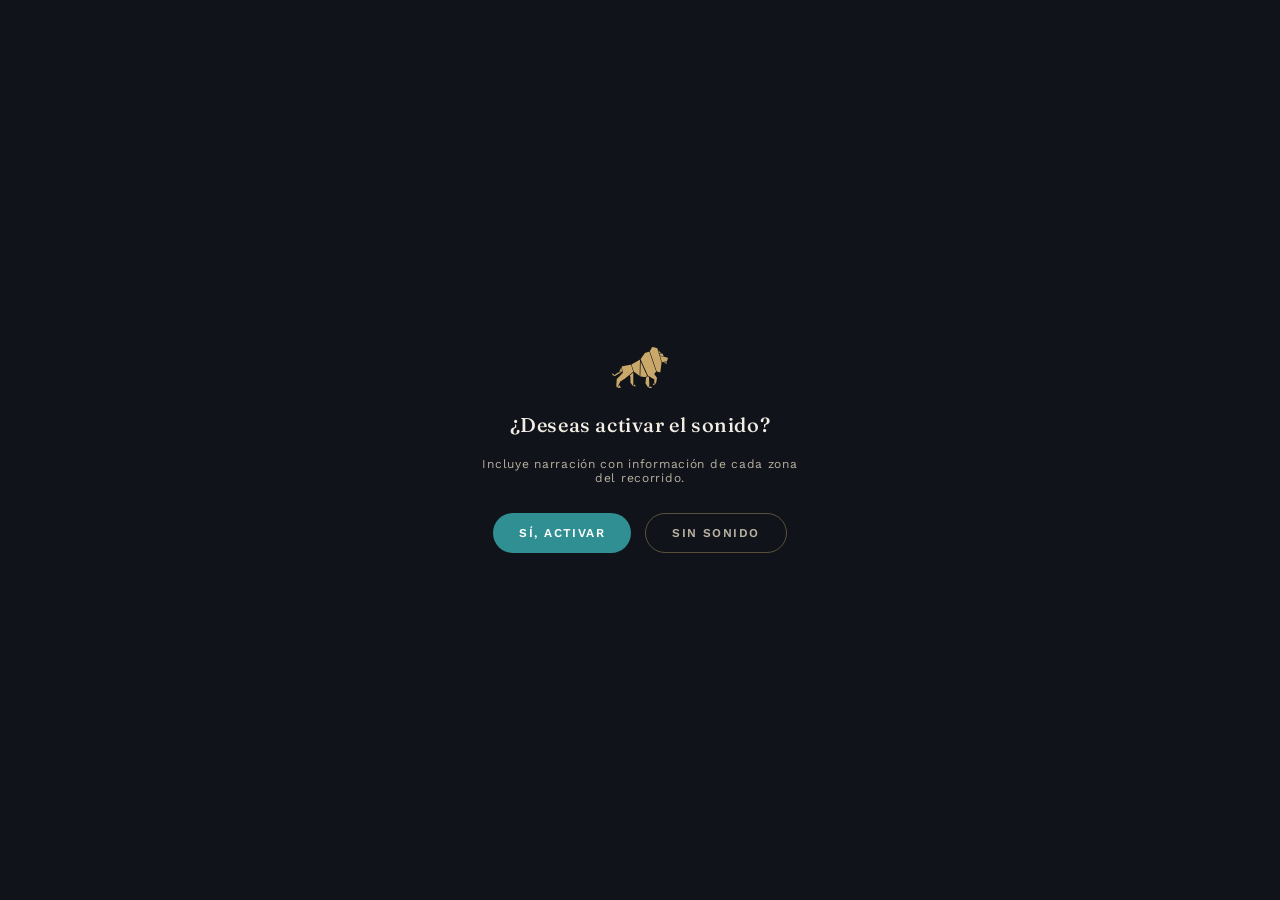
<file: version antigua/index.html>
<!DOCTYPE html>
<html lang="es">
<head>
<meta charset="UTF-8" />
<meta name="viewport" content="user-scalable=no, initial-scale=1, width=device-width, viewport-fit=cover" />
<title>Plano Aprobado — Recorrido Virtual</title>

<link rel="preconnect" href="https://fonts.googleapis.com">
<link href="https://fonts.googleapis.com/css2?family=Fraunces:opsz,wght@9..144,300;9..144,500;9..144,600&family=Work+Sans:wght@400;500;600&display=swap" rel="stylesheet">

<link rel="stylesheet" href="css/styles.css">
</head>
<body>

<!-- ============ LOADING: logo (SVG real) llenándose de agua ============ -->
<div id="loadScreen">
  <svg viewBox="0 0 249.86 183.85" width="230" height="169" xmlns="http://www.w3.org/2000/svg">
    <defs>
      <g id="logoShapes">
        <path d="M200.57,139.1c-1.01,5.96-1.94,11.95-2.91,17.92-.1.57-.24,1.18-.51,1.62-2.31,3.85-4.64,7.66-6.97,11.47-.21-.11-.43-.22-.64-.33-.35-8.62-.69-17.24-1.08-25.86-.04-.84.09-1.44.42-1.87-.31.14-.61.27-.92.4-.67.28-1.33.31-1.97-.09-4.36-2.71-8.88-4.86-13.18-7.83-3.74-2.59-7.99-3.84-11.68-6.76-.29-.23-.63-.37-.93-.68-.76,0-1.06-1.03-1.45-1.91-4.1-9.29-8.19-18.58-12.3-27.87-5.97-13.51-11.92-27.04-17.97-40.51-.86-1.93-.8-3.17.41-4.84,5.71-7.87,11.3-15.86,16.92-23.82.96-1.36,2.02-2.27,3.63-2.67,5.06-1.27,10.08-2.75,15.07-4.34,1.74-.55,2.43-.11,3.11,1.88,7.86,23.13,15.81,46.21,23.74,69.3,1.72,4.99,3.39,9.99,5.18,14.93.52,1.45.38,2.47-.47,3.62-1.89,2.54-3.87,5.03-5.47,7.82-.68,1.18-1.45,2.05-2.32,2.68.57.46,1.12,1.08,1.68,1.88,3.23,4.61,6.81,8.79,10.73,13.78-.18.08-.35.15-.53.22.56.02.63.62.41,1.86Z"/>
        <path d="M213.41,43.88c-3.22-11.44-6.44-22.89-9.63-34.35-.72-2.57-1.72-4.25-4.36-4.8-5.99-1.25-11.91-2.98-17.84-4.58-1.38-.37-2.25-.1-3.06,1.4-2.8,5.18-5.68,10.31-8.66,15.34-1.02,1.72-1.06,3.15-.37,5.07,2.75,7.61,5.36,15.29,8,22.95,7.09,20.6,14.17,41.2,21.22,61.82.41,1.2.97,1.77,2.05,2.07,4.12,1.16,8.23,2.42,12.33,3.7,1.72.53,2.6.45,2.88-2.18.94-9.02,2.22-17.99,3.35-26.99.54-4.25,1.03-8.5,1.58-13.02-.1-.34-.26-.92-.42-1.5-2.35-8.31-4.72-16.62-7.06-24.94Z"/>
        <path d="M93.34,111.59c-11.78,9.53-23.5,19.17-35.23,28.78-.48.39-.89.86-1.27.88-.01,0-.01.01-.02.01-4.86,2.79-13.34,8.24-18.18,11.09-.7.41-1.28.39-1.88.15.37.49.34,1.08-.14,2.05-4.11,8.41-8.13,16.88-12.13,25.36-.6,1.26-.95,1.51-2.07.43-2.58-2.49-3.65-5.17-3.21-9.28.93-8.64,1.26-17.37,1.86-26.07.05-.7-.23-1.7.6-1.88h.01c7.9-8.73,18.91-19.7,27.06-28.55-.39-1.44-.76-2.88-1.12-4.32-1.63-6.6-2.44-13.46-3.62-20.21-.07-.4-.09-.81-.14-1.21-.41-2.95,1.66-2.81,3.09-3.22,7.59-2.17,15.4-2.9,23.09-4.43,4.16-.83,8.34-1.43,12.5-2.26,1.8-.37,2.83-.1,3.52,2.28,2.55,8.88,5.31,17.68,8.04,26.5.49,1.58.69,2.72-.76,3.9Z"/>
        <path d="M123.96,56.7c-11.79,6.75-23.57,13.54-35.39,20.22-1.4.79-1.13,1.62-.74,2.88,2.91,9.4,5.79,18.82,8.65,28.24.3.99.56,1.88,1.4,2.51,8.26,6.25,16.5,12.54,25.28,19.22.62-24.85,1.22-49.02,1.82-73.37-.54.16-.8.18-1.01.3Z"/>
        <path d="M155.09,125.4c-7.02-15.48-13.84-31.08-20.73-46.64-1.95-4.41-3.9-8.81-5.85-13.21-.15.08-.31.17-.46.25-.29,10.14-.6,20.29-.87,30.43-.29,10.9-.51,21.8-.82,32.69-.05,1.64.31,2.37,1.82,2.58,5.55.77,11.12,1.48,16.62,2.63,3.64.76,6.52.24,9.28-2.88,1.74-1.97,2.22-3.16,1-5.85Z"/>
        <path d="M248.58,47.49c-10.77-2.22-21.53-4.5-32.28-6.8-1.4-.3-1.48.15-1.07,1.59,2.37,8.21,4.67,16.45,6.98,24.68.3,1.07.63,2.01,1.59,1.53,6.69-1.13,13.14-2.21,19.58-3.3.96-.16,1.52-.81,1.86-1.89,1.42-4.5,2.87-9,4.37-13.47.45-1.34.41-2.04-1.02-2.34Z"/>
        <path d="M161.27,181.31c-.07-.35-.14-.7-.21-1.05-.03.01-.05.02-.08.04-3.64-5.67-7.21-11.4-10.95-16.98-1.47-2.18-.38-4.22-.19-6.23.61-6.64,1.47-13.25,2.23-19.88.17-.01.33-.01.5-.02.05-.89.44-1.54,1.3-2.09.53-.34.97-.86,1.43-1.33,3.92-3.96,3.9-3.93,8.34-.65,1,.73,1.47,1.48,1.52,2.9.36,10.08.81,20.16,1.21,30.24.3,7.33-.24,8.94-5.1,15.05Z"/>
        <path d="M93.59,174.24c-3.66-4.78-6.93-9.09-10.23-13.36-.71-.92-.93-1.97-.94-3.26-.04-8.14-.11-16.3-.18-24.44-.87-1.78-1.74-3.55-2.62-5.32-.47-.95-.55-1.6.32-2.3,4.86-3.95,9.69-7.95,14.81-12.17.11,14.39.23,28.45.33,43.17.83,4.8-1.15,13.19-1.49,17.68Z"/>
        <path d="M42.23,113.2c-6.98-.16-13.71-1.15-19.79,4.26-5.01,4.46-10.8,7.74-16.68,11.84,4.53.5,8.08-.54,11.57-2.47,7.11-3.95,14.33-7.61,21.49-11.45,1.13-.6,2.51-.76,3.41-2.18Z"/>
        <path d="M212.2,31.1c-.27.88,1.76,6.61,2.52,6.78,5.33,1.13,10.67,2.2,16.51,3.4-2.07-3.94-3.88-7.34-5.65-10.77-.51-.99-1.22-1.04-2.05-.96-3.41.35-6.83.67-10.24,1.02-.4.04-.88-.13-1.09.54Z"/>
        <path d="M43.73,110.51c.98.02,1.5-.24,1.27-1.57-.96-5.54-1.87-11.09-2.84-16.62-.08-.45-.39-1.04-.72-1.22-.7-.39-.87.48-1.08.96-2.51,5.93-5,11.88-7.7,18.34,4,.04,7.54.05,11.07.11Z"/>
        <path d="M39.23,180.46c-1.25-4.21-4.03-7.02-6.71-9.93-.74-.81-1.13-.63-1.57.31-1.55,3.31-3.13,6.59-4.72,9.88-.53,1.1-.47,1.71.8,1.67,3.83-.11,7.65-.22,11.48-.23.82,0,.84-.44.83-1.1-.03-.2-.04-.41-.09-.6Z"/>
        <path d="M175.12,177.41q-7.01-2.97-10.93,3.98c-.32.57-.99,1.1-.71,1.85.31.84,1.09.43,1.66.46,1.85.07,3.71.05,5.56.07.97,0,1.94.02,2.91.03.97,0,1.94.07,2.91.02.54-.03,1.29.36,1.47-.74.24-1.45-1.6-5.12-2.86-5.65Z"/>
        <path d="M242.41,67.82c-4.49.85-9,1.59-13.49,2.38,0,.14,0,.28,0,.42,3.83,1.07,7.65,2.17,11.49,3.2,4.04,1.09,3.99,1.06,3.91-3.85-.03-1.64-.26-2.46-1.89-2.15Z"/>
        <path d="M103.82,170.79c-1.17-.92-2.56-1.44-3.73-2.34-2.11-1.62-2.97-1.31-3.41,1.8-.77,5.38-.96,5.34,3.72,5.38.7,0,1.43.13,2.11-.01.84-.17,2.19.73,2.38-.92.15-1.36.1-3-1.06-3.91Z"/>
        <path d="M217.23,27.55c.17-.04.33-.13.96-.38-3.58-4.4-6.95-8.53-10.31-12.66-.14.1-.27.19-.41.29.69,2.52,1.37,5.03,2.06,7.55,1.72,6.31,2.14,6.59,7.7,5.2Z"/>
        <path d="M9.95,124.86c.27-.2.55-.65.14-.99-1.94-1.64-3.85-3.34-5.87-4.82-1.3-.95-2.52.32-4.22.62,1.78,2.76,3.32,5.14,4.85,7.53.28.44.52.86,1.05.5,1.36-.93,2.72-1.85,4.05-2.82Z"/>
        <path d="M187.67,164.25c-.04-.48,0-.94-.59-1.15-1.43-.5-3.76,1.28-4.63,3.35-1.07,2.56,1.02,2.24,1.9,2.97.64.53,1.43.79,2.12,1.25,1.29.86,1.79.43,1.58-1.22-.12-1.73-.24-3.46-.38-5.19Z"/>
      </g>
      <clipPath id="logoClip"><use href="#logoShapes"/></clipPath>
    </defs>
    <use href="#logoShapes" fill="#2a2620" opacity="0.9"/>
    <g clip-path="url(#logoClip)">
      <g id="waterFill">
        <rect x="-40" y="0" width="330" height="200" fill="var(--water)" fill-opacity="0.85"/>
        <path class="wave" d="M-62,0 Q-46.5,-8 -31,0 T0,0 T31,0 T62,0 T93,0 T124,0 T155,0 T186,0 T217,0 T248,0 T279,0 T310,0 V-16 H-62 Z" fill="var(--water)"/>
        <path class="wave w2" d="M-77,3 Q-61.5,-6 -46,3 T-15,3 T16,3 T47,3 T78,3 T109,3 T140,3 T171,3 T202,3 T233,3 T264,3 V-16 H-77 Z" fill="#7fb0bc"/>
      </g>
    </g>
    <use href="#logoShapes" fill="none" stroke="#c9a86a" stroke-width="0.6" opacity="0.6"/>
  </svg>
  <p>Cargando recorrido virtual…</p>
  <div id="loadPct">0%</div>
</div>

<!-- ============ PANTALLA: ¿Activar sonido? ============ -->
<div id="soundPrompt">
  <svg class="crest-tree" viewBox="0 0 249.86 183.85" xmlns="http://www.w3.org/2000/svg">
    <use href="#logoShapes"/>
  </svg>
  <h2>¿Deseas activar el sonido?</h2>
  <p>Incluye narración con información de cada zona del recorrido.</p>
  <div class="sound-choices">
    <button id="soundYes">Sí, activar</button>
    <button id="soundNo">Sin sonido</button>
  </div>
</div>

<!-- ============ CIELO + PLANETA PEQUEÑO (vista explorable) ============ -->
<div id="skyScene">
  <div class="cloud cloud1"></div>
  <div class="cloud cloud2"></div>
  <div class="cloud cloud3"></div>
  <div class="sun-glow"></div>
  <div class="planet-wrap" id="planetWrap">
    <div class="planet-halo"></div>
    <canvas id="planetCanvas" width="560" height="560"></canvas>
    <div class="planet-marker" id="planetMarker" style="display:none"></div>
    <button class="pano-btn" id="panoOpenBtn" title="Ver en 360°">
      <span class="circle">
        <svg viewBox="0 0 24 24" fill="none" stroke="currentColor" stroke-width="1.8">
          <path d="M8 12H2m0 0 3.5-3.5M2 12l3.5 3.5M16 12h6m0 0-3.5-3.5M22 12l-3.5 3.5"/>
          <ellipse cx="12" cy="12" rx="4.2" ry="4.2"/>
        </svg>
      </span>
      <span class="pano-label">Ver en 360°</span>
    </button>
  </div>
</div>

<!-- ============ Visor 360° navegable (arrastrar a los lados) ============ -->
<div id="panoView">
  <div id="panoTrack">
    <img class="pano-tile" id="panoTile1" alt="">
    <img class="pano-tile" id="panoTile2" alt="">
    <img class="pano-tile" id="panoTile3" alt="">
    <button class="wave-btn" id="panoToAerialBtn" title="Plano Aprobado">
      <span class="wave-circle">
        <span class="wave-ring"></span>
        <span class="wave-ring ring2"></span>
        <svg viewBox="0 0 24 24" fill="none" stroke="currentColor" stroke-width="1.8">
          <path d="M3 6l6-3 6 3 6-3v15l-6 3-6-3-6 3V6Z"/><path d="M9 3v15M15 6v15"/>
        </svg>
      </span>
      <span class="wave-label">Plano Aprobado</span>
    </button>
  </div>
  <div class="scene-hint" id="panoHint">Arrastra para mirar alrededor · rueda o pellizca para zoom</div>
</div>

<!-- ============ Visor 360° ESFÉRICO (WebGL, perspectiva real) — solo Atrás/Frontal/Derecha/Izquierda ============ -->
<div id="sphereView">
  <canvas id="sphereGL" tabindex="0" aria-label="Panorama 360° esférico: arrastra para mirar en todas direcciones"></canvas>
  <button class="wave-btn" id="sphereToAerialBtn" title="Centro">
    <span class="wave-circle">
      <span class="wave-ring"></span>
      <span class="wave-ring ring2"></span>
      <svg viewBox="0 0 24 24" fill="none" stroke="currentColor" stroke-width="1.8">
        <path d="M3 6l6-3 6 3 6-3v15l-6 3-6-3-6 3V6Z"/><path d="M9 3v15M15 6v15"/>
      </svg>
    </span>
    <span class="wave-label">Centro</span>
  </button>
  <button class="wave-btn sph-dir-btn" data-dir="norte" title="Atrás">
    <span class="wave-circle">
      <span class="wave-ring"></span>
      <span class="wave-ring ring2"></span>
      <svg viewBox="0 0 24 24" fill="none" stroke="currentColor" stroke-width="2"><path d="M12 5v14M5 12l7 7 7-7"/></svg>
    </span>
    <span class="wave-label">Atrás</span>
  </button>
  <button class="wave-btn sph-dir-btn" data-dir="sur" title="Frontal">
    <span class="wave-circle">
      <span class="wave-ring"></span>
      <span class="wave-ring ring2"></span>
      <svg viewBox="0 0 24 24" fill="none" stroke="currentColor" stroke-width="2"><path d="M12 5v14M5 12l7 7 7-7"/></svg>
    </span>
    <span class="wave-label">Frontal</span>
  </button>
  <button class="wave-btn sph-dir-btn" data-dir="este" title="Derecha">
    <span class="wave-circle">
      <span class="wave-ring"></span>
      <span class="wave-ring ring2"></span>
      <svg viewBox="0 0 24 24" fill="none" stroke="currentColor" stroke-width="2"><path d="M12 5v14M5 12l7 7 7-7"/></svg>
    </span>
    <span class="wave-label">Derecha</span>
  </button>
  <button class="wave-btn sph-dir-btn" data-dir="oeste" title="Izquierda">
    <span class="wave-circle">
      <span class="wave-ring"></span>
      <span class="wave-ring ring2"></span>
      <svg viewBox="0 0 24 24" fill="none" stroke="currentColor" stroke-width="2"><path d="M12 5v14M5 12l7 7 7-7"/></svg>
    </span>
    <span class="wave-label">Izquierda</span>
  </button>
  <div class="scene-hint" id="sphereHint">Arrastra para mirar en todas direcciones · rueda o pellizca para zoom</div>
</div>

<!-- ============ Zona de Lotes: foto aérea real + lotes trazados ============ -->
<div id="flatScene">
  <svg id="lotsOverlay" viewBox="0 0 1920 1080.57" preserveAspectRatio="xMidYMid slice">
    <image href="img/lotes-aerea.jpg" x="0" y="0" width="1920" height="1080.57"/>
    <g id="lotShapes">
<g class="lot-shape special" data-id="centro comercial"><path d="M963.03,373.33s0,.09,0,.13c-18.83-3.48-37.18-17.74-37.27-35.33-.09-20.36,24.32-36.14,45.3-36.58,20.95-.44,45.99,14.27,46.77,34.6.67,17.29-16.46,32.11-34.77,36.68-.16-5.65-4.73-10.13-10.23-10.01s-9.92,4.83-9.8,10.51Z"/></g>
<g class="lot-shape" data-id="05-Mz01"><path d="M1176.39,326.64l-21.84.47c-3.34.07-6.11-2.61-6.18-5.98l-.47-21.69,27.93-.41c.18,9.21.37,18.42.55,27.62Z"/></g>
<g class="lot-shape" data-id="06-Mz01"><path d="M1175.83,299.02l-27.93.41-.45-20.85c-.07-3.37,2.57-6.17,5.92-6.24l21.91-.47c.18,9.05.36,18.11.55,27.15Z"/></g>
<g class="lot-shape" data-id="07-Mz01"><path d="M1201.5,298.65l-25.66.38c-.19-9.05-.37-18.1-.55-27.15l25.66-.55c.18,9.11.36,18.22.55,27.33Z"/></g>
<g class="lot-shape" data-id="10-Mz01"><path d="M1280.3,297.48l-27.49.4c-.18-9.22-.37-18.44-.55-27.67l21.39-.46c3.34-.07,6.11,2.61,6.18,5.98l.47,21.75Z"/></g>
<g class="lot-shape" data-id="01-Mz01"><path d="M1274.83,324.52l-21.47.46c-.18-9.03-.37-18.07-.55-27.1l27.49-.4.45,20.8c.07,3.37-2.58,6.17-5.92,6.24Z"/></g>
<g class="lot-shape" data-id="02-Mz01"><path d="M1253.36,324.98l-25.66.55c-.18-9.09-.36-18.18-.54-27.27l25.66-.38c.18,9.03.37,18.07.55,27.1Z"/></g>
<g class="lot-shape" data-id="09-Mz01"><path d="M1252.82,297.89l-25.66.38c-.18-9.17-.37-18.34-.54-27.5l25.65-.55c.18,9.23.37,18.45.55,27.67Z"/></g>
<g class="lot-shape" data-id="08-Mz01"><path d="M1227.16,298.27l-25.66.38c-.19-9.11-.37-18.22-.55-27.33l25.67-.55c.18,9.17.36,18.34.54,27.5Z"/></g>
<g class="lot-shape" data-id="03-Mz01"><path d="M1227.7,325.54l-25.66.55c-.18-9.14-.37-18.29-.55-27.44l25.66-.38c.18,9.09.36,18.18.54,27.27Z"/></g>
<g class="lot-shape" data-id="04-Mz01"><path d="M1202.05,326.09l-25.66.55c-.18-9.2-.38-18.41-.55-27.62l25.66-.38c.18,9.15.37,18.3.55,27.44Z"/></g>
<g class="lot-shape" data-id="05-Mz02"><path d="M1177.78,391.36l-21.84.47c-3.34.07-6.11-2.61-6.18-5.98l-.47-21.69,27.93-.41c.18,9.21.37,18.42.55,27.62Z"/></g>
<g class="lot-shape" data-id="06-Mz02"><path d="M1177.23,363.74l-27.93.41-.45-20.85c-.07-3.37,2.57-6.17,5.92-6.24l21.91-.47c.18,9.05.36,18.11.55,27.15Z"/></g>
<g class="lot-shape" data-id="07-Mz02"><path d="M1202.89,363.36l-25.66.38c-.19-9.05-.37-18.1-.55-27.15l25.66-.55c.18,9.11.36,18.22.55,27.33Z"/></g>
<g class="lot-shape" data-id="10-Mz02"><path d="M1281.69,362.2l-27.49.4c-.18-9.22-.37-18.44-.55-27.67l21.39-.46c3.34-.07,6.11,2.61,6.18,5.98l.47,21.75Z"/></g>
<g class="lot-shape" data-id="01-Mz02"><path d="M1276.23,389.24l-21.47.46c-.18-9.03-.37-18.07-.55-27.1l27.49-.4.45,20.8c.07,3.37-2.58,6.17-5.92,6.24Z"/></g>
<g class="lot-shape" data-id="02-Mz02"><path d="M1254.76,389.7l-25.66.55c-.18-9.09-.36-18.18-.54-27.27l25.66-.38c.18,9.03.37,18.07.55,27.1Z"/></g>
<g class="lot-shape" data-id="09-Mz02"><path d="M1254.21,362.6l-25.66.38c-.18-9.17-.37-18.34-.54-27.5l25.65-.55c.18,9.23.37,18.45.55,27.67Z"/></g>
<g class="lot-shape" data-id="08-Mz02"><path d="M1228.55,362.99l-25.66.38c-.19-9.11-.37-18.22-.55-27.33l25.67-.55c.18,9.17.36,18.34.54,27.5Z"/></g>
<g class="lot-shape" data-id="03-Mz02"><path d="M1229.1,390.25l-25.66.55c-.18-9.14-.37-18.29-.55-27.44l25.66-.38c.18,9.09.36,18.18.54,27.27Z"/></g>
<g class="lot-shape" data-id="04-Mz02"><path d="M1203.44,390.8l-25.66.55c-.18-9.2-.38-18.41-.55-27.62l25.66-.38c.18,9.15.37,18.3.55,27.44Z"/></g>
<g class="lot-shape" data-id="05-Mz03"><path d="M1179.13,454.1l-21.84.47c-3.34.07-6.11-2.61-6.18-5.98l-.47-21.69,27.93-.41c.18,9.21.37,18.42.55,27.62Z"/></g>
<g class="lot-shape" data-id="06-Mz03"><path d="M1178.58,426.49l-27.93.41-.45-20.85c-.07-3.37,2.57-6.17,5.92-6.24l21.91-.47c.18,9.05.36,18.11.55,27.15Z"/></g>
<g class="lot-shape" data-id="07-Mz03"><path d="M1204.24,426.11l-25.66.38c-.19-9.05-.37-18.1-.55-27.15l25.66-.55c.18,9.11.36,18.22.55,27.33Z"/></g>
<g class="lot-shape" data-id="10-Mz03"><path d="M1283.04,424.95l-27.49.4c-.18-9.22-.37-18.44-.55-27.67l21.39-.46c3.34-.07,6.11,2.61,6.18,5.98l.47,21.75Z"/></g>
<g class="lot-shape" data-id="01-Mz03"><path d="M1277.58,451.99l-21.47.46c-.18-9.03-.37-18.07-.55-27.1l27.49-.4.45,20.8c.07,3.37-2.58,6.17-5.92,6.24Z"/></g>
<g class="lot-shape" data-id="02-Mz03"><path d="M1256.11,452.45l-25.66.55c-.18-9.09-.36-18.18-.54-27.27l25.66-.38c.18,9.03.37,18.07.55,27.1Z"/></g>
<g class="lot-shape" data-id="09-Mz03"><path d="M1255.56,425.35l-25.66.38c-.18-9.17-.37-18.34-.54-27.5l25.65-.55c.18,9.23.37,18.45.55,27.67Z"/></g>
<g class="lot-shape" data-id="08-Mz03"><path d="M1229.9,425.73l-25.66.38c-.19-9.11-.37-18.22-.55-27.33l25.67-.55c.18,9.17.36,18.34.54,27.5Z"/></g>
<g class="lot-shape" data-id="03-Mz03"><path d="M1230.45,453l-25.66.55c-.18-9.14-.37-18.29-.55-27.44l25.66-.38c.18,9.09.36,18.18.54,27.27Z"/></g>
<g class="lot-shape" data-id="04-Mz03"><path d="M1204.79,453.55l-25.66.55c-.18-9.2-.38-18.41-.55-27.62l25.66-.38c.18,9.15.37,18.3.55,27.44Z"/></g>
<g class="lot-shape" data-id="05-Mz04"><path d="M1180.5,517.75l-21.84.47c-3.34.07-6.11-2.61-6.18-5.98l-.47-21.69,27.93-.41c.18,9.21.37,18.42.55,27.62Z"/></g>
<g class="lot-shape" data-id="06-Mz04"><path d="M1179.95,490.13l-27.93.41-.45-20.85c-.07-3.37,2.57-6.17,5.92-6.24l21.91-.47c.18,9.05.36,18.11.55,27.15Z"/></g>
<g class="lot-shape" data-id="07-Mz04"><path d="M1205.61,489.75l-25.66.38c-.19-9.05-.37-18.1-.55-27.15l25.66-.55c.18,9.11.36,18.22.55,27.33Z"/></g>
<g class="lot-shape" data-id="10-Mz04"><path d="M1284.41,488.59l-27.49.4c-.18-9.22-.37-18.44-.55-27.67l21.39-.46c3.34-.07,6.11,2.61,6.18,5.98l.47,21.75Z"/></g>
<g class="lot-shape" data-id="01-Mz04"><path d="M1278.95,515.63l-21.47.46c-.18-9.03-.37-18.07-.55-27.1l27.49-.4.45,20.8c.07,3.37-2.58,6.17-5.92,6.24Z"/></g>
<g class="lot-shape" data-id="02-Mz04"><path d="M1257.47,516.09l-25.66.55c-.18-9.09-.36-18.18-.54-27.27l25.66-.38c.18,9.03.37,18.07.55,27.1Z"/></g>
<g class="lot-shape" data-id="09-Mz04"><path d="M1256.93,488.99l-25.66.38c-.18-9.17-.37-18.34-.54-27.5l25.65-.55c.18,9.23.37,18.45.55,27.67Z"/></g>
<g class="lot-shape" data-id="08-Mz04"><path d="M1231.27,489.38l-25.66.38c-.19-9.11-.37-18.22-.55-27.33l25.67-.55c.18,9.17.36,18.34.54,27.5Z"/></g>
<g class="lot-shape" data-id="03-Mz04"><path d="M1231.82,516.64l-25.66.55c-.18-9.14-.37-18.29-.55-27.44l25.66-.38c.18,9.09.36,18.18.54,27.27Z"/></g>
<g class="lot-shape" data-id="04-Mz04"><path d="M1206.16,517.19l-25.66.55c-.18-9.2-.38-18.41-.55-27.62l25.66-.38c.18,9.15.37,18.3.55,27.44Z"/></g>
<g class="lot-shape" data-id="05-Mz05"><path d="M1181.87,581.39l-21.84.47c-3.34.07-6.11-2.61-6.18-5.98l-.47-21.69,27.93-.41c.18,9.21.37,18.42.55,27.62Z"/></g>
<g class="lot-shape" data-id="06-Mz05"><path d="M1181.31,553.77l-27.93.41-.45-20.85c-.07-3.37,2.57-6.17,5.92-6.24l21.91-.47c.18,9.05.36,18.11.55,27.15Z"/></g>
<g class="lot-shape" data-id="07-Mz05"><path d="M1206.98,553.39l-25.66.38c-.19-9.05-.37-18.1-.55-27.15l25.66-.55c.18,9.11.36,18.22.55,27.33Z"/></g>
<g class="lot-shape" data-id="10-Mz05"><path d="M1285.78,552.23l-27.49.4c-.18-9.22-.37-18.44-.55-27.67l21.39-.46c3.34-.07,6.11,2.61,6.18,5.98l.47,21.75Z"/></g>
<g class="lot-shape" data-id="01-Mz05"><path d="M1280.31,579.27l-21.47.46c-.18-9.03-.37-18.07-.55-27.1l27.49-.4.45,20.8c.07,3.37-2.58,6.17-5.92,6.24Z"/></g>
<g class="lot-shape" data-id="02-Mz05"><path d="M1258.84,579.73l-25.66.55c-.18-9.09-.36-18.18-.54-27.27l25.66-.38c.18,9.03.37,18.07.55,27.1Z"/></g>
<g class="lot-shape" data-id="09-Mz05"><path d="M1258.3,552.63l-25.66.38c-.18-9.17-.37-18.34-.54-27.5l25.65-.55c.18,9.23.37,18.45.55,27.67Z"/></g>
<g class="lot-shape" data-id="08-Mz05"><path d="M1232.64,553.02l-25.66.38c-.19-9.11-.37-18.22-.55-27.33l25.67-.55c.18,9.17.36,18.34.54,27.5Z"/></g>
<g class="lot-shape" data-id="03-Mz05"><path d="M1233.19,580.28l-25.66.55c-.18-9.14-.37-18.29-.55-27.44l25.66-.38c.18,9.09.36,18.18.54,27.27Z"/></g>
<g class="lot-shape" data-id="04-Mz05"><path d="M1207.53,580.84l-25.66.55c-.18-9.2-.38-18.41-.55-27.62l25.66-.38c.18,9.15.37,18.3.55,27.44Z"/></g>
<g class="lot-shape" data-id="05-Mz06"><path d="M1183.24,645.03l-21.84.47c-3.34.07-6.11-2.61-6.18-5.98l-.47-21.69,27.93-.41c.18,9.21.37,18.42.55,27.62Z"/></g>
<g class="lot-shape" data-id="06-Mz06"><path d="M1182.68,617.41l-27.93.41-.45-20.85c-.07-3.37,2.57-6.17,5.92-6.24l21.91-.47c.18,9.05.36,18.11.55,27.15Z"/></g>
<g class="lot-shape" data-id="07-Mz06"><path d="M1208.35,617.04l-25.66.38c-.19-9.05-.37-18.1-.55-27.15l25.66-.55c.18,9.11.36,18.22.55,27.33Z"/></g>
<g class="lot-shape" data-id="10-Mz06"><path d="M1287.15,615.87l-27.49.4c-.18-9.22-.37-18.44-.55-27.67l21.39-.46c3.34-.07,6.11,2.61,6.18,5.98l.47,21.75Z"/></g>
<g class="lot-shape" data-id="01-Mz06"><path d="M1281.68,642.91l-21.47.46c-.18-9.03-.37-18.07-.55-27.1l27.49-.4.45,20.8c.07,3.37-2.58,6.17-5.92,6.24Z"/></g>
<g class="lot-shape" data-id="02-Mz06"><path d="M1260.21,643.37l-25.66.55c-.18-9.09-.36-18.18-.54-27.27l25.66-.38c.18,9.03.37,18.07.55,27.1Z"/></g>
<g class="lot-shape" data-id="09-Mz06"><path d="M1259.66,616.28l-25.66.38c-.18-9.17-.37-18.34-.54-27.5l25.65-.55c.18,9.23.37,18.45.55,27.67Z"/></g>
<g class="lot-shape" data-id="08-Mz06"><path d="M1234.01,616.66l-25.66.38c-.19-9.11-.37-18.22-.55-27.33l25.67-.55c.18,9.17.36,18.34.54,27.5Z"/></g>
<g class="lot-shape" data-id="03-Mz06"><path d="M1234.55,643.93l-25.66.55c-.18-9.14-.37-18.29-.55-27.44l25.66-.38c.18,9.09.36,18.18.54,27.27Z"/></g>
<g class="lot-shape" data-id="04-Mz06"><path d="M1208.9,644.48l-25.66.55c-.18-9.2-.38-18.41-.55-27.62l25.66-.38c.18,9.15.37,18.3.55,27.44Z"/></g>
<g class="lot-shape" data-id="05-Mz07"><path d="M1184.61,708.85l-21.84.47c-3.34.07-6.11-2.61-6.18-5.98l-.47-21.69,27.93-.41c.18,9.21.37,18.42.55,27.62Z"/></g>
<g class="lot-shape" data-id="06-Mz07"><path d="M1184.06,681.23l-27.93.41-.45-20.85c-.07-3.37,2.57-6.17,5.92-6.24l21.91-.47c.18,9.05.36,18.11.55,27.15Z"/></g>
<g class="lot-shape" data-id="07-Mz07"><path d="M1209.72,680.86l-25.66.38c-.19-9.05-.37-18.1-.55-27.15l25.66-.55c.18,9.11.36,18.22.55,27.33Z"/></g>
<g class="lot-shape" data-id="10-Mz07"><path d="M1288.52,679.69l-27.49.4c-.18-9.22-.37-18.44-.55-27.67l21.39-.46c3.34-.07,6.11,2.61,6.18,5.98l.47,21.75Z"/></g>
<g class="lot-shape" data-id="01-Mz07"><path d="M1283.06,706.73l-21.47.46c-.18-9.03-.37-18.07-.55-27.1l27.49-.4.45,20.8c.07,3.37-2.58,6.17-5.92,6.24Z"/></g>
<g class="lot-shape" data-id="02-Mz07"><path d="M1261.59,707.19l-25.66.55c-.18-9.09-.36-18.18-.54-27.27l25.66-.38c.18,9.03.37,18.07.55,27.1Z"/></g>
<g class="lot-shape" data-id="09-Mz07"><path d="M1261.04,680.1l-25.66.38c-.18-9.17-.37-18.34-.54-27.5l25.65-.55c.18,9.23.37,18.45.55,27.67Z"/></g>
<g class="lot-shape" data-id="08-Mz07"><path d="M1235.38,680.48l-25.66.38c-.19-9.11-.37-18.22-.55-27.33l25.67-.55c.18,9.17.36,18.34.54,27.5Z"/></g>
<g class="lot-shape" data-id="03-Mz07"><path d="M1235.93,707.75l-25.66.55c-.18-9.14-.37-18.29-.55-27.44l25.66-.38c.18,9.09.36,18.18.54,27.27Z"/></g>
<g class="lot-shape" data-id="04-Mz07"><path d="M1210.27,708.3l-25.66.55c-.18-9.2-.38-18.41-.55-27.62l25.66-.38c.18,9.15.37,18.3.55,27.44Z"/></g>
<g class="lot-shape" data-id="05-Mz08"><path d="M1185.98,772.49l-21.84.47c-3.34.07-6.11-2.61-6.18-5.98l-.47-21.69,27.93-.41c.18,9.21.37,18.42.55,27.62Z"/></g>
<g class="lot-shape" data-id="06-Mz08"><path d="M1185.43,744.88l-27.93.41-.45-20.85c-.07-3.37,2.57-6.17,5.92-6.24l21.91-.47c.18,9.05.36,18.11.55,27.15Z"/></g>
<g class="lot-shape" data-id="07-Mz08"><path d="M1211.09,744.5l-25.66.38c-.19-9.05-.37-18.1-.55-27.15l25.66-.55c.18,9.11.36,18.22.55,27.33Z"/></g>
<g class="lot-shape" data-id="10-Mz08"><path d="M1289.89,743.34l-27.49.4c-.18-9.22-.37-18.44-.55-27.67l21.39-.46c3.34-.07,6.11,2.61,6.18,5.98l.47,21.75Z"/></g>
<g class="lot-shape" data-id="01-Mz08"><path d="M1284.43,770.37l-21.47.46c-.18-9.03-.37-18.07-.55-27.1l27.49-.4.45,20.8c.07,3.37-2.58,6.17-5.92,6.24Z"/></g>
<g class="lot-shape" data-id="02-Mz08"><path d="M1262.96,770.84l-25.66.55c-.18-9.09-.36-18.18-.54-27.27l25.66-.38c.18,9.03.37,18.07.55,27.1Z"/></g>
<g class="lot-shape" data-id="09-Mz08"><path d="M1262.41,743.74l-25.66.38c-.18-9.17-.37-18.34-.54-27.5l25.65-.55c.18,9.23.37,18.45.55,27.67Z"/></g>
<g class="lot-shape" data-id="08-Mz08"><path d="M1236.75,744.12l-25.66.38c-.19-9.11-.37-18.22-.55-27.33l25.67-.55c.18,9.17.36,18.34.54,27.5Z"/></g>
<g class="lot-shape" data-id="03-Mz08"><path d="M1237.3,771.39l-25.66.55c-.18-9.14-.37-18.29-.55-27.44l25.66-.38c.18,9.09.36,18.18.54,27.27Z"/></g>
<g class="lot-shape" data-id="04-Mz08"><path d="M1211.64,771.94l-25.66.55c-.18-9.2-.38-18.41-.55-27.62l25.66-.38c.18,9.15.37,18.3.55,27.44Z"/></g>
<g class="lot-shape" data-id="05-Mz09"><path d="M1187.33,835.18l-21.84.47c-3.34.07-6.11-2.61-6.18-5.98l-.47-21.69,27.93-.41c.18,9.21.37,18.42.55,27.62Z"/></g>
<g class="lot-shape" data-id="06-Mz09"><path d="M1186.77,807.57l-27.93.41-.45-20.85c-.07-3.37,2.57-6.17,5.92-6.24l21.91-.47c.18,9.05.36,18.11.55,27.15Z"/></g>
<g class="lot-shape" data-id="07-Mz09"><path d="M1212.44,807.19l-25.66.38c-.19-9.05-.37-18.1-.55-27.15l25.66-.55c.18,9.11.36,18.22.55,27.33Z"/></g>
<g class="lot-shape" data-id="10-Mz09"><path d="M1291.24,806.03l-27.49.4c-.18-9.22-.37-18.44-.55-27.67l21.39-.46c3.34-.07,6.11,2.61,6.18,5.98l.47,21.75Z"/></g>
<g class="lot-shape" data-id="01-Mz09"><path d="M1285.77,833.06l-21.47.46c-.18-9.03-.37-18.07-.55-27.1l27.49-.4.45,20.8c.07,3.37-2.58,6.17-5.92,6.24Z"/></g>
<g class="lot-shape" data-id="02-Mz09"><path d="M1264.3,833.53l-25.66.55c-.18-9.09-.36-18.18-.54-27.27l25.66-.38c.18,9.03.37,18.07.55,27.1Z"/></g>
<g class="lot-shape" data-id="09-Mz09"><path d="M1263.76,806.43l-25.66.38c-.18-9.17-.37-18.34-.54-27.5l25.65-.55c.18,9.23.37,18.45.55,27.67Z"/></g>
<g class="lot-shape" data-id="08-Mz09"><path d="M1238.1,806.81l-25.66.38c-.19-9.11-.37-18.22-.55-27.33l25.67-.55c.18,9.17.36,18.34.54,27.5Z"/></g>
<g class="lot-shape" data-id="03-Mz09"><path d="M1238.65,834.08l-25.66.55c-.18-9.14-.37-18.29-.55-27.44l25.66-.38c.18,9.09.36,18.18.54,27.27Z"/></g>
<g class="lot-shape" data-id="04-Mz09"><path d="M1212.99,834.63l-25.66.55c-.18-9.2-.38-18.41-.55-27.62l25.66-.38c.18,9.15.37,18.3.55,27.44Z"/></g>
<g class="lot-shape" data-id="09-Mz10"><path d="M1289.2,870.43l-27.09.58-.62-28.78,22.07-.47c2.77-.06,5.07,2.17,5.13,4.97l.51,23.71Z"/></g>
<g class="lot-shape" data-id="01-Mz10"><path d="M1284.39,910.56c-7.16-.79-14.32-1.58-21.48-2.36l-.8-37.19,27.09-.58.75,34.98c.07,3.07-2.55,5.48-5.56,5.16Z"/></g>
<g class="lot-shape" data-id="02-Mz10"><path d="M1262.91,908.2c-8.41-.93-16.81-1.85-25.22-2.78l-.73-33.87,25.15-.54.8,37.19Z"/></g>
<g class="lot-shape" data-id="08-Mz10"><rect x="1236.65" y="842.49" width="25.15" height="28.79" transform="translate(-18.14 27.07) rotate(-1.23)"/></g>
<g class="lot-shape" data-id="07-Mz10"><rect x="1210.63" y="843.04" width="26.03" height="28.79" transform="translate(-18.16 26.52) rotate(-1.23)"/></g>
<g class="lot-shape" data-id="03-Mz10"><path d="M1237.7,905.42c-8.7-.96-17.4-1.92-26.1-2.87l-.65-30.44,26.03-.56.73,33.87Z"/></g>
<g class="lot-shape" data-id="04-Mz10"><path d="M1211.6,902.55c-8.58-.95-17.16-1.89-25.75-2.84l-.58-27.05,25.67-.55.65,30.44Z"/></g>
<g class="lot-shape" data-id="06-Mz10"><rect x="1184.96" y="843.6" width="25.68" height="28.79" transform="translate(-18.18 25.96) rotate(-1.23)"/></g>
<g class="lot-shape" data-id="05-Mz10"><path d="M1185.85,899.72c-6.63-.73-13.26-1.46-19.88-2.19-2.5-.28-4.42-2.38-4.48-4.93l-.93-43.12c-.06-2.8,2.14-5.12,4.91-5.18l19.17-.41,1.2,55.84Z"/></g>
<g class="lot-shape" data-id="01-Mz11"><path d="M1142.87,894.48c-7.2-.81-14.4-1.62-21.6-2.44-.13-15.6-.26-31.2-.39-46.8l21.89-.47c3.17-.07,5.8,2.48,5.85,5.69.2,12.72.41,25.45.61,38.18.06,3.49-2.93,6.23-6.35,5.84Z"/></g>
<g class="lot-shape" data-id="02-Mz11"><path d="M1121.28,892.05c-8.53-.96-17.05-1.92-25.57-2.88-.16-14.46-.32-28.91-.48-43.37l25.66-.55c.13,15.6.26,31.2.39,46.8Z"/></g>
<g class="lot-shape" data-id="03-Mz11"><path d="M1095.71,889.17c-8.64-.97-17.28-1.95-25.91-2.92-.17-13.29-.34-26.59-.5-39.88l25.94-.56c.16,14.46.32,28.91.48,43.37Z"/></g>
<g class="lot-shape" data-id="04-Mz11"><path d="M1069.79,886.24c-8.56-.96-17.13-1.93-25.69-2.89-.11-12.14-.22-24.3-.33-36.44l25.51-.55c.17,13.29.34,26.59.5,39.88Z"/></g>
<g class="lot-shape" data-id="05-Mz11"><path d="M1044.1,883.35c-8.6-.97-17.2-1.93-25.8-2.91l-.71-32.97,26.18-.56c.11,12.14.22,24.3.33,36.44Z"/></g>
<g class="lot-shape" data-id="06-Mz11"><path d="M1018.3,880.44c-7.84-.88-15.68-1.77-23.52-2.65-2.85-.32-5.03-2.73-5.09-5.62l-.39-18.31c-.07-3.19,2.43-5.83,5.6-5.9l22.7-.49.71,32.97Z"/></g>
<g class="lot-shape" data-id="05-Mz12"><path d="M968.57,811.5l-27.88.6-.61-28.25,21.39-.46c3.52-.08,6.45,2.75,6.54,6.3.18,7.27.37,14.53.55,21.8Z"/></g>
<g class="lot-shape" data-id="06-Mz12"><path d="M969.21,836.89l-27.98.6-.55-25.39,27.88-.6c.22,8.46.43,16.92.64,25.39Z"/></g>
<g class="lot-shape" data-id="01-Mz12"><path d="M962.87,873.53c-6.97-.77-13.94-1.55-20.91-2.32l-.73-33.71,27.98-.6c.26,10.02.51,20.03.76,30.05.11,3.91-3.24,7.02-7.1,6.59Z"/></g>
<g class="lot-shape" data-id="02-Mz12"><path d="M941.96,871.21c-7.84-.87-15.69-1.74-23.53-2.61-3.21-.36-5.66-3.07-5.71-6.32-.14-8.05-.28-16.11-.41-24.16l28.93-.62.73,33.71Z"/></g>
<g class="lot-shape" data-id="03-Mz12"><path d="M941.24,837.49l-28.93.62c-.15-8.47-.29-16.93-.43-25.39l28.81-.62.55,25.39Z"/></g>
<g class="lot-shape" data-id="04-Mz12"><path d="M940.69,812.1l-28.81.62c-.13-7.27-.25-14.54-.37-21.81-.06-3.56,2.74-6.5,6.26-6.58l22.31-.48.61,28.25Z"/></g>
<g class="lot-shape" data-id="05-Mz13"><path d="M903.8,811.65l-34.04.73-.59-27.53c9.15.01,18.3.02,27.45.03,3.75,0,6.8,3.03,6.86,6.82.11,6.65.21,13.3.32,19.95Z"/></g>
<g class="lot-shape" data-id="06-Mz13"><path d="M904.2,837.39l-33.89.73-.55-25.74,34.04-.73c.14,8.58.27,17.16.41,25.74Z"/></g>
<g class="lot-shape" data-id="01-Mz13"><path d="M896.89,866.21c-8.68-1.03-17.35-2.06-26.04-3.09l-.54-25,33.89-.73.34,21.83c.07,4.19-3.54,7.48-7.66,6.99Z"/></g>
<g class="lot-shape" data-id="02-Mz13"><path d="M870.85,863.12c-9.44-1.11-18.88-2.23-28.32-3.36-3.4-.4-5.99-3.28-6.06-6.73l-.3-14.17,34.15-.73.54,25Z"/></g>
<g class="lot-shape" data-id="03-Mz13"><rect x="835.88" y="812.75" width="34.16" height="25.74" transform="translate(-17.56 18.54) rotate(-1.23)"/></g>
<g class="lot-shape" data-id="04-Mz13"><path d="M869.76,812.38l-34.15.73-.46-21.22c-.08-3.89,3.02-7.08,6.87-7.08,9.05,0,18.09.02,27.15.03l.59,27.53Z"/></g>
<g class="lot-shape" data-id="10-Mz14"><path d="M826.56,813.3l-28.26.33-.61-28.22,22.18-.48c3.38-.07,6.18,2.64,6.24,6.05.15,7.44.29,14.88.45,22.32Z"/></g>
<g class="lot-shape" data-id="01-Mz14"><path d="M820.5,856.69c-7.11-.82-14.21-1.64-21.32-2.46l-.87-40.6,28.26-.33c.25,12.38.49,24.77.74,37.15.07,3.73-3.12,6.67-6.8,6.25Z"/></g>
<g class="lot-shape" data-id="02-Mz14"><path d="M799.18,854.23c-8.4-.97-16.81-1.94-25.22-2.91-.16-12.47-.32-24.95-.49-37.41l24.83-.28.87,40.6Z"/></g>
<g class="lot-shape" data-id="09-Mz14"><path d="M798.3,813.63l-24.83.28c-.12-9.33-.23-18.66-.36-27.98l24.58-.53.61,28.22Z"/></g>
<g class="lot-shape" data-id="08-Mz14"><path d="M773.47,813.91l-25.7.29-.6-27.71,25.94-.56c.12,9.32.24,18.65.36,27.98Z"/></g>
<g class="lot-shape" data-id="03-Mz14"><path d="M773.96,851.32c-8.48-.98-16.96-1.96-25.45-2.94l-.74-34.18,25.7-.29c.16,12.47.32,24.94.49,37.41Z"/></g>
<g class="lot-shape" data-id="04-Mz14"><path d="M748.51,848.38c-8.6-.99-17.21-1.98-25.81-2.98l-.66-30.9,25.74-.29.74,34.18Z"/></g>
<g class="lot-shape" data-id="07-Mz14"><polygon points="747.77 814.2 722.03 814.5 721.44 787.04 747.18 786.49 747.77 814.2"/></g>
<g class="lot-shape" data-id="06-Mz14"><path d="M722.03,814.5l-27.63.32-.45-21.01c-.07-3.4,2.6-6.23,5.98-6.3l21.51-.46.59,27.45Z"/></g>
<g class="lot-shape" data-id="05-Mz14"><path d="M722.7,845.4c-7.47-.86-14.93-1.72-22.4-2.59-3.04-.35-5.35-2.92-5.42-6l-.47-21.99,27.63-.32.66,30.9Z"/></g>
<g class="lot-shape" data-id="10-Mz15"><path d="M825.67,749.3l-27.78.6-.6-27.71,20.35-.44c4.11-.09,7.51,3.2,7.6,7.35l.43,20.2Z"/></g>
<g class="lot-shape" data-id="09-Mz15"><rect x="771.77" y="722.46" width="25.82" height="27.71" transform="translate(-15.66 17.05) rotate(-1.23)"/></g>
<g class="lot-shape" data-id="08-Mz15"><rect x="746.11" y="723.02" width="25.66" height="27.71" transform="translate(-15.67 16.49) rotate(-1.23)"/></g>
<g class="lot-shape" data-id="07-Mz15"><rect x="720.57" y="723.57" width="25.55" height="27.71" transform="translate(-15.69 15.94) rotate(-1.23)"/></g>
<g class="lot-shape" data-id="06-Mz15"><path d="M720.87,751.55l-27.11.58-.43-20.2c-.09-4.15,3.17-7.58,7.27-7.67l19.67-.42.6,27.71Z"/></g>
<g class="lot-shape" data-id="05-Mz15"><path d="M721.47,779.27l-19.67.42c-4.11.09-7.51-3.2-7.6-7.35l-.43-20.2,27.11-.58.6,27.71Z"/></g>
<g class="lot-shape" data-id="04-Mz15"><rect x="721.17" y="751.28" width="25.55" height="27.72" transform="translate(-16.29 15.96) rotate(-1.23)"/></g>
<g class="lot-shape" data-id="03-Mz15"><rect x="746.71" y="750.72" width="25.66" height="27.72" transform="translate(-16.27 16.51) rotate(-1.23)"/></g>
<g class="lot-shape" data-id="02-Mz15"><rect x="772.37" y="750.17" width="25.82" height="27.72" transform="translate(-16.25 17.07) rotate(-1.23)"/></g>
<g class="lot-shape" data-id="01-Mz15"><path d="M818.83,777.17l-20.35.44-.6-27.71,27.78-.6.43,20.2c.09,4.15-3.17,7.58-7.27,7.67Z"/></g>
<g class="lot-shape" data-id="10-Mz16"><path d="M824.3,685.42l-27.78.6-.6-27.71,20.35-.44c4.11-.09,7.51,3.2,7.6,7.35l.43,20.2Z"/></g>
<g class="lot-shape" data-id="09-Mz16"><rect x="770.4" y="658.58" width="25.82" height="27.71" transform="translate(-14.28 17) rotate(-1.23)"/></g>
<g class="lot-shape" data-id="08-Mz16"><rect x="744.74" y="659.14" width="25.66" height="27.71" transform="translate(-14.3 16.45) rotate(-1.23)"/></g>
<g class="lot-shape" data-id="07-Mz16"><rect x="719.2" y="659.69" width="25.55" height="27.71" transform="translate(-14.32 15.9) rotate(-1.23)"/></g>
<g class="lot-shape" data-id="06-Mz16"><path d="M719.5,687.67l-27.11.58-.43-20.2c-.09-4.15,3.17-7.58,7.27-7.67l19.67-.42.6,27.71Z"/></g>
<g class="lot-shape" data-id="05-Mz16"><path d="M720.09,715.39l-19.67.42c-4.11.09-7.51-3.2-7.6-7.35l-.43-20.2,27.11-.58.6,27.71Z"/></g>
<g class="lot-shape" data-id="04-Mz16"><rect x="719.79" y="687.39" width="25.55" height="27.72" transform="translate(-14.91 15.92) rotate(-1.23)"/></g>
<g class="lot-shape" data-id="03-Mz16"><rect x="745.33" y="686.84" width="25.66" height="27.72" transform="translate(-14.9 16.47) rotate(-1.23)"/></g>
<g class="lot-shape" data-id="02-Mz16"><rect x="770.99" y="686.29" width="25.82" height="27.72" transform="translate(-14.88 17.02) rotate(-1.23)"/></g>
<g class="lot-shape" data-id="01-Mz16"><path d="M817.46,713.29l-20.35.44-.6-27.71,27.78-.6.43,20.2c.09,4.15-3.17,7.58-7.27,7.67Z"/></g>
<g class="lot-shape" data-id="10-Mz17"><path d="M822.93,621.78l-27.78.6-.6-27.71,20.35-.44c4.11-.09,7.51,3.2,7.6,7.35l.43,20.2Z"/></g>
<g class="lot-shape" data-id="09-Mz17"><rect x="769.03" y="594.94" width="25.82" height="27.71" transform="translate(-12.91 16.96) rotate(-1.23)"/></g>
<g class="lot-shape" data-id="08-Mz17"><rect x="743.37" y="595.5" width="25.66" height="27.71" transform="translate(-12.93 16.41) rotate(-1.23)"/></g>
<g class="lot-shape" data-id="07-Mz17"><rect x="717.83" y="596.05" width="25.55" height="27.71" transform="translate(-12.95 15.86) rotate(-1.23)"/></g>
<g class="lot-shape" data-id="06-Mz17"><path d="M718.13,624.03l-27.11.58-.43-20.2c-.09-4.15,3.17-7.58,7.27-7.67l19.67-.42.6,27.71Z"/></g>
<g class="lot-shape" data-id="05-Mz17"><path d="M718.73,651.74l-19.67.42c-4.11.09-7.51-3.2-7.6-7.35l-.43-20.2,27.11-.58.6,27.71Z"/></g>
<g class="lot-shape" data-id="04-Mz17"><rect x="718.42" y="623.75" width="25.55" height="27.72" transform="translate(-13.55 15.87) rotate(-1.23)"/></g>
<g class="lot-shape" data-id="03-Mz17"><rect x="743.97" y="623.2" width="25.66" height="27.72" transform="translate(-13.53 16.43) rotate(-1.23)"/></g>
<g class="lot-shape" data-id="02-Mz17"><rect x="769.62" y="622.65" width="25.82" height="27.72" transform="translate(-13.51 16.98) rotate(-1.23)"/></g>
<g class="lot-shape" data-id="01-Mz17"><path d="M816.09,649.65l-20.35.44-.6-27.71,27.78-.6.43,20.2c.09,4.15-3.17,7.58-7.27,7.67Z"/></g>
<g class="lot-shape" data-id="10-Mz18"><path d="M821.58,559.21l-27.78.6-.6-27.71,20.35-.44c4.11-.09,7.51,3.2,7.6,7.35l.43,20.2Z"/></g>
<g class="lot-shape" data-id="09-Mz18"><rect x="767.68" y="532.37" width="25.82" height="27.71" transform="translate(-11.57 16.92) rotate(-1.23)"/></g>
<g class="lot-shape" data-id="08-Mz18"><rect x="742.02" y="532.93" width="25.66" height="27.71" transform="translate(-11.59 16.36) rotate(-1.23)"/></g>
<g class="lot-shape" data-id="07-Mz18"><rect x="716.48" y="533.48" width="25.55" height="27.71" transform="translate(-11.6 15.81) rotate(-1.23)"/></g>
<g class="lot-shape" data-id="06-Mz18"><path d="M716.78,561.46l-27.11.58-.43-20.2c-.09-4.15,3.17-7.58,7.27-7.67l19.67-.42.6,27.71Z"/></g>
<g class="lot-shape" data-id="05-Mz18"><path d="M717.38,589.17l-19.67.42c-4.11.09-7.51-3.2-7.6-7.35l-.43-20.2,27.11-.58.6,27.71Z"/></g>
<g class="lot-shape" data-id="04-Mz18"><rect x="717.08" y="561.18" width="25.55" height="27.72" transform="translate(-12.2 15.83) rotate(-1.23)"/></g>
<g class="lot-shape" data-id="03-Mz18"><rect x="742.62" y="560.63" width="25.66" height="27.72" transform="translate(-12.18 16.38) rotate(-1.23)"/></g>
<g class="lot-shape" data-id="02-Mz18"><rect x="768.28" y="560.08" width="25.82" height="27.72" transform="translate(-12.16 16.94) rotate(-1.23)"/></g>
<g class="lot-shape" data-id="01-Mz18"><path d="M814.74,587.08l-20.35.44-.6-27.71,27.78-.6.43,20.2c.09,4.15-3.17,7.58-7.27,7.67Z"/></g>
<g class="lot-shape" data-id="10-Mz19"><path d="M820.21,495.39l-27.78.6-.6-27.71,20.35-.44c4.11-.09,7.51,3.2,7.6,7.35l.43,20.2Z"/></g>
<g class="lot-shape" data-id="09-Mz19"><rect x="766.31" y="468.55" width="25.82" height="27.71" transform="translate(-10.2 16.87) rotate(-1.23)"/></g>
<g class="lot-shape" data-id="08-Mz19"><rect x="740.65" y="469.11" width="25.66" height="27.71" transform="translate(-10.21 16.32) rotate(-1.23)"/></g>
<g class="lot-shape" data-id="07-Mz19"><rect x="715.11" y="469.66" width="25.55" height="27.71" transform="translate(-10.23 15.77) rotate(-1.23)"/></g>
<g class="lot-shape" data-id="06-Mz19"><path d="M715.41,497.64l-27.11.58-.43-20.2c-.09-4.15,3.17-7.58,7.27-7.67l19.67-.42.6,27.71Z"/></g>
<g class="lot-shape" data-id="05-Mz19"><path d="M716.01,525.35l-19.67.42c-4.11.09-7.51-3.2-7.6-7.35l-.43-20.2,27.11-.58.6,27.71Z"/></g>
<g class="lot-shape" data-id="04-Mz19"><rect x="715.7" y="497.36" width="25.55" height="27.72" transform="translate(-10.83 15.79) rotate(-1.23)"/></g>
<g class="lot-shape" data-id="03-Mz19"><rect x="741.25" y="496.81" width="25.66" height="27.72" transform="translate(-10.81 16.34) rotate(-1.23)"/></g>
<g class="lot-shape" data-id="02-Mz19"><rect x="766.9" y="496.26" width="25.82" height="27.72" transform="translate(-10.79 16.89) rotate(-1.23)"/></g>
<g class="lot-shape" data-id="01-Mz19"><path d="M813.37,523.26l-20.35.44-.6-27.71,27.78-.6.43,20.2c.09,4.15-3.17,7.58-7.27,7.67Z"/></g>
<g class="lot-shape" data-id="10-Mz20"><path d="M818.83,431.39l-27.78.6-.6-27.71,20.35-.44c4.11-.09,7.51,3.2,7.6,7.35l.43,20.2Z"/></g>
<g class="lot-shape" data-id="09-Mz20"><rect x="764.93" y="404.55" width="25.82" height="27.71" transform="translate(-8.82 16.83) rotate(-1.23)"/></g>
<g class="lot-shape" data-id="08-Mz20"><rect x="739.27" y="405.11" width="25.66" height="27.71" transform="translate(-8.84 16.27) rotate(-1.23)"/></g>
<g class="lot-shape" data-id="07-Mz20"><rect x="713.73" y="405.66" width="25.55" height="27.71" transform="translate(-8.86 15.72) rotate(-1.23)"/></g>
<g class="lot-shape" data-id="06-Mz20"><path d="M714.03,433.64l-27.11.58-.43-20.2c-.09-4.15,3.17-7.58,7.27-7.67l19.67-.42.6,27.71Z"/></g>
<g class="lot-shape" data-id="05-Mz20"><path d="M714.63,461.35l-19.67.42c-4.11.09-7.51-3.2-7.6-7.35l-.43-20.2,27.11-.58.6,27.71Z"/></g>
<g class="lot-shape" data-id="04-Mz20"><rect x="714.33" y="433.36" width="25.55" height="27.72" transform="translate(-9.45 15.74) rotate(-1.23)"/></g>
<g class="lot-shape" data-id="03-Mz20"><rect x="739.87" y="432.81" width="25.66" height="27.72" transform="translate(-9.43 16.29) rotate(-1.23)"/></g>
<g class="lot-shape" data-id="02-Mz20"><rect x="765.53" y="432.26" width="25.82" height="27.72" transform="translate(-9.42 16.85) rotate(-1.23)"/></g>
<g class="lot-shape" data-id="01-Mz20"><path d="M811.99,459.26l-20.35.44-.6-27.71,27.78-.6.43,20.2c.09,4.15-3.17,7.58-7.27,7.67Z"/></g>
<g class="lot-shape" data-id="10-Mz21"><path d="M817.47,368.28l-27.78.6-.6-27.71,20.35-.44c4.11-.09,7.51,3.2,7.6,7.35l.43,20.2Z"/></g>
<g class="lot-shape" data-id="09-Mz21"><rect x="763.57" y="341.45" width="25.82" height="27.71" transform="translate(-7.46 16.78) rotate(-1.23)"/></g>
<g class="lot-shape" data-id="08-Mz21"><rect x="737.92" y="342.0" width="25.66" height="27.71" transform="translate(-7.48 16.23) rotate(-1.23)"/></g>
<g class="lot-shape" data-id="07-Mz21"><rect x="712.37" y="342.55" width="25.55" height="27.71" transform="translate(-7.5 15.68) rotate(-1.23)"/></g>
<g class="lot-shape" data-id="06-Mz21"><path d="M712.68,370.54l-27.11.58-.43-20.2c-.09-4.15,3.17-7.58,7.27-7.67l19.67-.42.6,27.71Z"/></g>
<g class="lot-shape" data-id="05-Mz21"><path d="M713.27,398.25l-19.67.42c-4.11.09-7.51-3.2-7.6-7.35l-.43-20.2,27.11-.58.6,27.71Z"/></g>
<g class="lot-shape" data-id="04-Mz21"><rect x="712.97" y="370.26" width="25.55" height="27.72" transform="translate(-8.09 15.7) rotate(-1.23)"/></g>
<g class="lot-shape" data-id="03-Mz21"><rect x="738.51" y="369.71" width="25.66" height="27.72" transform="translate(-8.08 16.25) rotate(-1.23)"/></g>
<g class="lot-shape" data-id="02-Mz21"><rect x="764.17" y="369.15" width="25.82" height="27.72" transform="translate(-8.06 16.8) rotate(-1.23)"/></g>
<g class="lot-shape" data-id="01-Mz21"><path d="M810.64,396.15l-20.35.44-.6-27.71,27.78-.6.43,20.2c.09,4.15-3.17,7.58-7.27,7.67Z"/></g>
<g class="lot-shape" data-id="01-Mz22"><rect x="881.69" y="366.62" width="26.21" height="27.72" transform="translate(-7.98 19.33) rotate(-1.23)"/></g>
<g class="lot-shape" data-id="02-Mz22"><rect x="856.18" y="367.18" width="25.51" height="27.72" transform="translate(-7.99 18.78) rotate(-1.23)"/></g>
<g class="lot-shape" data-id="03-Mz22"><path d="M856.48,395.17l-19.4.42c-4.54.1-8.28-3.53-8.38-8.11l-.42-19.43,27.61-.59.6,27.71Z"/></g>
<g class="lot-shape" data-id="04-Mz22"><path d="M855.89,367.45l-27.61.59-.42-19.42c-.1-4.57,3.49-8.36,8.03-8.46l19.4-.42.6,27.71Z"/></g>
<g class="lot-shape" data-id="05-Mz22"><rect x="855.59" y="339.47" width="25.51" height="27.71" transform="translate(-7.4 18.76) rotate(-1.23)"/></g>
<g class="lot-shape" data-id="06-Mz22"><rect x="881.09" y="338.91" width="26.21" height="27.71" transform="translate(-7.38 19.31) rotate(-1.23)"/></g>
<g class="lot-shape special" data-id="espacio verde"><path d="M953.47,393.08l-45.27.97-1.19-55.42,7.09-.15c4.2-.09,7.78,3.04,8.32,7.25.4,3.12,1.28,6.59,3.03,10.09,5.16,10.33,16,17.18,28.85,18.97,4.03.56,7.08,3.94,7.17,8.04l.04,1.79c.1,4.57-3.5,8.36-8.03,8.46Z"/></g>
<g class="lot-shape" data-id="08-Mz23"><path d="M1139.64,299.92l-28.33.61-.6-28.04,21.16-.46c3.96-.09,7.24,3.09,7.33,7.09l.45,20.8Z"/></g>
<g class="lot-shape" data-id="07-Mz23"><rect x="1085.95" y="272.76" width="25.06" height="28.04" transform="translate(-5.91 23.69) rotate(-1.23)"/></g>
<g class="lot-shape" data-id="06-Mz23"><rect x="1059.48" y="273.31" width="26.48" height="28.04" transform="translate(-5.93 23.14) rotate(-1.23)"/></g>
<g class="lot-shape" data-id="05-Mz23"><path d="M1059.79,301.63l-27.32.59-.45-20.8c-.09-4,3.06-7.31,7.01-7.39l20.15-.43.6,28.04Z"/></g>
<g class="lot-shape" data-id="04-Mz23"><path d="M1060.39,329.67l-20.15.43c-3.96.09-7.24-3.09-7.33-7.09l-.45-20.8,27.32-.59.6,28.04Z"/></g>
<g class="lot-shape" data-id="03-Mz23"><rect x="1060.09" y="301.35" width="26.48" height="28.04" transform="translate(-6.53 23.16) rotate(-1.23)"/></g>
<g class="lot-shape" data-id="02-Mz23"><rect x="1086.56" y="300.79" width="25.06" height="28.04" transform="translate(-6.52 23.71) rotate(-1.23)"/></g>
<g class="lot-shape" data-id="01-Mz23"><path d="M1133.08,328.1l-21.16.46-.6-28.04,28.33-.61.45,20.8c.09,4-3.06,7.31-7.01,7.39Z"/></g>
<g class="lot-shape" data-id="12-Mz24"><path d="M1140.3,363.28l-27.62.59-.6-27.92,21.87-.47c3.18-.07,5.81,2.47,5.88,5.68l.48,22.11Z"/></g>
<g class="lot-shape" data-id="11-Mz24"><rect x="1087.11" y="336.22" width="25.27" height="27.92" transform="translate(-7.28 23.73) rotate(-1.23)"/></g>
<g class="lot-shape" data-id="10-Mz24"><rect x="1060.85" y="336.78" width="26.27" height="27.92" transform="translate(-7.3 23.18) rotate(-1.23)"/></g>
<g class="lot-shape" data-id="09-Mz24"><rect x="1035.36" y="337.33" width="25.5" height="27.92" transform="translate(-7.31 22.62) rotate(-1.23)"/></g>
<g class="lot-shape special" data-id="espacio verde"><path d="M1036.23,392.25l-47.37,1.02c-3.17.07-5.81-2.47-5.88-5.67-.03-1.44-.2-2.55-.07-3.4.69-4.44,3.89-7.31,4.88-8.17,3.74-3.27,6.85-3.17,11.05-4.8,12.25-4.75,21.15-19.35,22.31-25.21.14-.75.6-3.52,2.7-5.91.52-.59,1.06-1.07,1.56-1.45.78-.59,1.72-.88,2.69-.91l6.94-.15,1.18,54.64Z"/></g>
<g class="lot-shape" data-id="04-Mz24"><rect x="1035.94" y="365.25" width="25.5" height="26.73" transform="translate(-7.9 22.64) rotate(-1.23)"/></g>
<g class="lot-shape" data-id="03-Mz24"><rect x="1061.44" y="364.69" width="26.27" height="26.73" transform="translate(-7.88 23.2) rotate(-1.23)"/></g>
<g class="lot-shape" data-id="02-Mz24"><rect x="1087.7" y="364.14" width="25.27" height="26.73" transform="translate(-7.87 23.75) rotate(-1.23)"/></g>
<g class="lot-shape" data-id="01-Mz24"><path d="M1135.12,390.13l-21.87.47-.57-26.73,27.62-.59.45,20.91c.07,3.21-2.45,5.87-5.63,5.94Z"/></g>
<g class="lot-shape" data-id="12-Mz25"><path d="M1141.67,427.09l-27.62.59-.61-28.51,21.07-.45c3.62-.08,6.62,2.82,6.7,6.48l.47,21.89Z"/></g>
<g class="lot-shape" data-id="11-Mz25"><rect x="1088.48" y="399.44" width="25.27" height="28.52" transform="translate(-8.64 23.78) rotate(-1.23)"/></g>
<g class="lot-shape" data-id="10-Mz25"><rect x="1062.45" y="399.99" width="26.03" height="28.52" transform="translate(-8.66 23.23) rotate(-1.23)"/></g>
<g class="lot-shape" data-id="09-Mz25"><rect x="1036.72" y="400.55" width="25.73" height="28.52" transform="translate(-8.68 22.67) rotate(-1.23)"/></g>
<g class="lot-shape" data-id="08-Mz25"><rect x="1010.59" y="401.11" width="26.14" height="28.52" transform="translate(-8.7 22.11) rotate(-1.23)"/></g>
<g class="lot-shape" data-id="07-Mz25"><path d="M1010.9,429.9l-27.82.6-.47-21.89c-.08-3.65,2.79-6.68,6.41-6.76l21.26-.46.61,28.51Z"/></g>
<g class="lot-shape" data-id="06-Mz25"><path d="M1011.49,457.17l-21.26.46c-3.62.08-6.62-2.82-6.7-6.47l-.44-20.66,27.82-.6.59,27.27Z"/></g>
<g class="lot-shape" data-id="05-Mz25"><rect x="1011.19" y="429.62" width="26.14" height="27.27" transform="translate(-9.3 22.13) rotate(-1.23)"/></g>
<g class="lot-shape" data-id="04-Mz25"><rect x="1037.32" y="429.06" width="25.73" height="27.27" transform="translate(-9.28 22.69) rotate(-1.23)"/></g>
<g class="lot-shape" data-id="03-Mz25"><rect x="1063.05" y="428.51" width="26.03" height="27.27" transform="translate(-9.26 23.25) rotate(-1.23)"/></g>
<g class="lot-shape" data-id="02-Mz25"><rect x="1089.08" y="427.95" width="25.27" height="27.27" transform="translate(-9.24 23.8) rotate(-1.23)"/></g>
<g class="lot-shape" data-id="01-Mz25"><path d="M1135.71,454.5l-21.07.45-.59-27.27,27.62-.59.44,20.66c.08,3.65-2.79,6.67-6.41,6.75Z"/></g>
<g class="lot-shape" data-id="12-Mz26"><path d="M1143.05,491.21l-27.62.59-.61-28.51,21.07-.45c3.62-.08,6.62,2.82,6.7,6.48l.47,21.89Z"/></g>
<g class="lot-shape" data-id="11-Mz26"><rect x="1089.86" y="463.56" width="25.27" height="28.52" transform="translate(-10.02 23.82) rotate(-1.23)"/></g>
<g class="lot-shape" data-id="10-Mz26"><rect x="1063.83" y="464.11" width="26.03" height="28.52" transform="translate(-10.04 23.27) rotate(-1.23)"/></g>
<g class="lot-shape" data-id="09-Mz26"><rect x="1038.1" y="464.67" width="25.73" height="28.52" transform="translate(-10.06 22.72) rotate(-1.23)"/></g>
<g class="lot-shape" data-id="08-Mz26"><rect x="1011.97" y="465.23" width="26.14" height="28.52" transform="translate(-10.08 22.16) rotate(-1.23)"/></g>
<g class="lot-shape" data-id="07-Mz26"><path d="M1012.28,494.02l-27.82.6-.47-21.89c-.08-3.65,2.79-6.68,6.41-6.76l21.26-.46.61,28.51Z"/></g>
<g class="lot-shape" data-id="06-Mz26"><path d="M1012.87,521.29l-21.26.46c-3.62.08-6.62-2.82-6.7-6.47l-.44-20.66,27.82-.6.59,27.27Z"/></g>
<g class="lot-shape" data-id="05-Mz26"><rect x="1012.57" y="493.74" width="26.14" height="27.27" transform="translate(-10.68 22.18) rotate(-1.23)"/></g>
<g class="lot-shape" data-id="04-Mz26"><rect x="1038.7" y="493.18" width="25.73" height="27.27" transform="translate(-10.66 22.74) rotate(-1.23)"/></g>
<g class="lot-shape" data-id="03-Mz26"><rect x="1064.43" y="492.62" width="26.03" height="27.27" transform="translate(-10.64 23.29) rotate(-1.23)"/></g>
<g class="lot-shape" data-id="02-Mz26"><rect x="1090.46" y="492.07" width="25.27" height="27.27" transform="translate(-10.62 23.84) rotate(-1.23)"/></g>
<g class="lot-shape" data-id="01-Mz26"><path d="M1137.08,518.62l-21.07.45-.59-27.27,27.62-.59.44,20.66c.08,3.65-2.79,6.67-6.41,6.75Z"/></g>
<g class="lot-shape" data-id="12-Mz27"><path d="M1144.43,555.49l-27.62.59-.61-28.51,21.07-.45c3.62-.08,6.62,2.82,6.7,6.48l.47,21.89Z"/></g>
<g class="lot-shape" data-id="11-Mz27"><rect x="1091.24" y="527.84" width="25.27" height="28.52" transform="translate(-11.4 23.87) rotate(-1.23)"/></g>
<g class="lot-shape" data-id="10-Mz27"><rect x="1065.21" y="528.39" width="26.03" height="28.52" transform="translate(-11.42 23.32) rotate(-1.23)"/></g>
<g class="lot-shape" data-id="09-Mz27"><rect x="1039.48" y="528.95" width="25.73" height="28.52" transform="translate(-11.44 22.76) rotate(-1.23)"/></g>
<g class="lot-shape" data-id="08-Mz27"><rect x="1013.35" y="529.51" width="26.14" height="28.52" transform="translate(-11.46 22.2) rotate(-1.23)"/></g>
<g class="lot-shape" data-id="07-Mz27"><path d="M1013.66,558.3l-27.82.6-.47-21.89c-.08-3.65,2.79-6.68,6.41-6.76l21.26-.46.61,28.51Z"/></g>
<g class="lot-shape" data-id="06-Mz27"><path d="M1014.25,585.57l-21.26.46c-3.62.08-6.62-2.82-6.7-6.47l-.44-20.66,27.82-.6.59,27.27Z"/></g>
<g class="lot-shape" data-id="05-Mz27"><rect x="1013.95" y="558.02" width="26.14" height="27.27" transform="translate(-12.06 22.22) rotate(-1.23)"/></g>
<g class="lot-shape" data-id="04-Mz27"><rect x="1040.08" y="557.46" width="25.73" height="27.27" transform="translate(-12.04 22.78) rotate(-1.23)"/></g>
<g class="lot-shape" data-id="03-Mz27"><rect x="1065.81" y="556.91" width="26.03" height="27.27" transform="translate(-12.02 23.34) rotate(-1.23)"/></g>
<g class="lot-shape" data-id="02-Mz27"><rect x="1091.84" y="556.35" width="25.27" height="27.27" transform="translate(-12 23.89) rotate(-1.23)"/></g>
<g class="lot-shape" data-id="01-Mz27"><path d="M1138.47,582.9l-21.07.45-.59-27.27,27.62-.59.44,20.66c.08,3.65-2.79,6.67-6.41,6.75Z"/></g>
<g class="lot-shape" data-id="12-Mz28"><path d="M1145.78,618.18l-27.62.59-.61-28.51,21.07-.45c3.62-.08,6.62,2.82,6.7,6.48l.47,21.89Z"/></g>
<g class="lot-shape" data-id="11-Mz28"><rect x="1092.59" y="590.53" width="25.27" height="28.52" transform="translate(-12.75 23.91) rotate(-1.23)"/></g>
<g class="lot-shape" data-id="10-Mz28"><rect x="1066.56" y="591.08" width="26.03" height="28.52" transform="translate(-12.77 23.36) rotate(-1.23)"/></g>
<g class="lot-shape" data-id="09-Mz28"><rect x="1040.83" y="591.64" width="25.73" height="28.52" transform="translate(-12.79 22.8) rotate(-1.23)"/></g>
<g class="lot-shape" data-id="08-Mz28"><rect x="1014.7" y="592.2" width="26.14" height="28.52" transform="translate(-12.81 22.25) rotate(-1.23)"/></g>
<g class="lot-shape" data-id="07-Mz28"><path d="M1015.01,620.99l-27.82.6-.47-21.89c-.08-3.65,2.79-6.68,6.41-6.76l21.26-.46.61,28.51Z"/></g>
<g class="lot-shape" data-id="06-Mz28"><path d="M1015.6,648.26l-21.26.46c-3.62.08-6.62-2.82-6.7-6.47l-.44-20.66,27.82-.6.59,27.27Z"/></g>
<g class="lot-shape" data-id="05-Mz28"><rect x="1015.3" y="620.71" width="26.14" height="27.27" transform="translate(-13.41 22.27) rotate(-1.23)"/></g>
<g class="lot-shape" data-id="04-Mz28"><rect x="1041.43" y="620.15" width="25.73" height="27.27" transform="translate(-13.39 22.82) rotate(-1.23)"/></g>
<g class="lot-shape" data-id="03-Mz28"><rect x="1067.16" y="619.59" width="26.03" height="27.27" transform="translate(-13.37 23.38) rotate(-1.23)"/></g>
<g class="lot-shape" data-id="02-Mz28"><rect x="1093.19" y="619.04" width="25.27" height="27.27" transform="translate(-13.35 23.93) rotate(-1.23)"/></g>
<g class="lot-shape" data-id="01-Mz28"><path d="M1139.82,645.59l-21.07.45-.59-27.27,27.62-.59.44,20.66c.08,3.65-2.79,6.67-6.41,6.75Z"/></g>
<g class="lot-shape" data-id="12-Mz29"><path d="M1147.15,681.58l-27.62.59-.61-28.51,21.07-.45c3.62-.08,6.62,2.82,6.7,6.48l.47,21.89Z"/></g>
<g class="lot-shape" data-id="11-Mz29"><rect x="1093.95" y="653.93" width="25.27" height="28.52" transform="translate(-14.12 23.96) rotate(-1.23)"/></g>
<g class="lot-shape" data-id="10-Mz29"><rect x="1067.93" y="654.49" width="26.03" height="28.52" transform="translate(-14.13 23.4) rotate(-1.23)"/></g>
<g class="lot-shape" data-id="09-Mz29"><rect x="1042.2" y="655.04" width="25.73" height="28.52" transform="translate(-14.15 22.85) rotate(-1.23)"/></g>
<g class="lot-shape" data-id="08-Mz29"><rect x="1016.07" y="655.6" width="26.14" height="28.52" transform="translate(-14.17 22.29) rotate(-1.23)"/></g>
<g class="lot-shape" data-id="07-Mz29"><path d="M1016.38,684.4l-27.82.6-.47-21.89c-.08-3.65,2.79-6.68,6.41-6.76l21.26-.46.61,28.51Z"/></g>
<g class="lot-shape" data-id="06-Mz29"><path d="M1016.96,711.66l-21.26.46c-3.62.08-6.62-2.82-6.7-6.47l-.44-20.66,27.82-.6.59,27.27Z"/></g>
<g class="lot-shape" data-id="05-Mz29"><rect x="1016.67" y="684.11" width="26.14" height="27.27" transform="translate(-14.77 22.31) rotate(-1.23)"/></g>
<g class="lot-shape" data-id="04-Mz29"><rect x="1042.8" y="683.55" width="25.73" height="27.27" transform="translate(-14.75 22.87) rotate(-1.23)"/></g>
<g class="lot-shape" data-id="03-Mz29"><rect x="1068.53" y="683.0" width="26.03" height="27.27" transform="translate(-14.73 23.42) rotate(-1.23)"/></g>
<g class="lot-shape" data-id="02-Mz29"><rect x="1094.55" y="682.45" width="25.27" height="27.27" transform="translate(-14.72 23.98) rotate(-1.23)"/></g>
<g class="lot-shape" data-id="01-Mz29"><path d="M1141.18,708.99l-21.07.45-.59-27.27,27.62-.59.44,20.66c.08,3.65-2.79,6.67-6.41,6.75Z"/></g>
<g class="lot-shape" data-id="12-Mz30"><path d="M1148.53,745.7l-27.62.59-.61-28.51,21.07-.45c3.62-.08,6.62,2.82,6.7,6.48l.47,21.89Z"/></g>
<g class="lot-shape" data-id="11-Mz30"><rect x="1095.33" y="718.05" width="25.27" height="28.52" transform="translate(-15.49 24) rotate(-1.23)"/></g>
<g class="lot-shape" data-id="10-Mz30"><rect x="1069.31" y="718.6" width="26.03" height="28.52" transform="translate(-15.51 23.45) rotate(-1.23)"/></g>
<g class="lot-shape" data-id="09-Mz30"><rect x="1043.58" y="719.16" width="25.73" height="28.52" transform="translate(-15.53 22.89) rotate(-1.23)"/></g>
<g class="lot-shape" data-id="08-Mz30"><rect x="1017.45" y="719.72" width="26.14" height="28.52" transform="translate(-15.55 22.33) rotate(-1.23)"/></g>
<g class="lot-shape" data-id="07-Mz30"><path d="M1017.76,748.51l-27.82.6-.47-21.89c-.08-3.65,2.79-6.68,6.41-6.76l21.26-.46.61,28.51Z"/></g>
<g class="lot-shape" data-id="06-Mz30"><path d="M1018.34,775.78l-21.26.46c-3.62.08-6.62-2.82-6.7-6.47l-.44-20.66,27.82-.6.59,27.27Z"/></g>
<g class="lot-shape" data-id="05-Mz30"><rect x="1018.05" y="748.23" width="26.14" height="27.27" transform="translate(-16.15 22.35) rotate(-1.23)"/></g>
<g class="lot-shape" data-id="04-Mz30"><rect x="1044.18" y="747.67" width="25.73" height="27.27" transform="translate(-16.13 22.91) rotate(-1.23)"/></g>
<g class="lot-shape" data-id="03-Mz30"><rect x="1069.91" y="747.12" width="26.03" height="27.27" transform="translate(-16.11 23.47) rotate(-1.23)"/></g>
<g class="lot-shape" data-id="02-Mz30"><rect x="1095.93" y="746.56" width="25.27" height="27.27" transform="translate(-16.09 24.02) rotate(-1.23)"/></g>
<g class="lot-shape" data-id="01-Mz30"><path d="M1142.56,773.11l-21.07.45-.59-27.27,27.62-.59.44,20.66c.08,3.65-2.79,6.67-6.41,6.75Z"/></g>
<g class="lot-shape" data-id="12-Mz31"><path d="M1149.89,809.11l-27.62.59-.61-28.51,21.07-.45c3.62-.08,6.62,2.82,6.7,6.48l.47,21.89Z"/></g>
<g class="lot-shape" data-id="11-Mz31"><rect x="1096.7" y="781.46" width="25.27" height="28.52" transform="translate(-16.86 24.04) rotate(-1.23)"/></g>
<g class="lot-shape" data-id="10-Mz31"><rect x="1070.67" y="782.01" width="26.03" height="28.52" transform="translate(-16.88 23.49) rotate(-1.23)"/></g>
<g class="lot-shape" data-id="09-Mz31"><rect x="1044.94" y="782.56" width="25.73" height="28.52" transform="translate(-16.89 22.94) rotate(-1.23)"/></g>
<g class="lot-shape" data-id="08-Mz31"><rect x="1018.81" y="783.12" width="26.14" height="28.52" transform="translate(-16.91 22.38) rotate(-1.23)"/></g>
<g class="lot-shape" data-id="07-Mz31"><path d="M1019.12,811.92l-27.82.6-.47-21.89c-.08-3.65,2.79-6.68,6.41-6.76l21.26-.46.61,28.51Z"/></g>
<g class="lot-shape" data-id="06-Mz31"><path d="M1019.71,839.18l-21.26.46c-3.62.08-6.62-2.82-6.7-6.47l-.44-20.66,27.82-.6.59,27.27Z"/></g>
<g class="lot-shape" data-id="05-Mz31"><rect x="1019.41" y="811.63" width="26.14" height="27.27" transform="translate(-17.51 22.4) rotate(-1.23)"/></g>
<g class="lot-shape" data-id="04-Mz31"><rect x="1045.54" y="811.08" width="25.73" height="27.27" transform="translate(-17.49 22.96) rotate(-1.23)"/></g>
<g class="lot-shape" data-id="03-Mz31"><rect x="1071.27" y="810.52" width="26.03" height="27.27" transform="translate(-17.48 23.51) rotate(-1.23)"/></g>
<g class="lot-shape" data-id="02-Mz31"><rect x="1097.3" y="809.97" width="25.27" height="27.27" transform="translate(-17.46 24.06) rotate(-1.23)"/></g>
<g class="lot-shape" data-id="01-Mz31"><path d="M1143.92,836.51l-21.07.45-.59-27.27,27.62-.59.44,20.66c.08,3.65-2.79,6.67-6.41,6.75Z"/></g>
<g class="lot-shape" data-id="10-Mz32"><path d="M967.41,747.8l-27.49.4c-.18-9.22-.37-18.44-.55-27.67l21.39-.46c3.34-.07,6.11,2.61,6.18,5.98l.47,21.75Z"/></g>
<g class="lot-shape" data-id="09-Mz32"><path d="M939.93,748.2l-25.66.38c-.18-9.17-.37-18.34-.54-27.5l25.65-.55c.18,9.23.37,18.45.55,27.67Z"/></g>
<g class="lot-shape" data-id="08-Mz32"><path d="M914.27,748.59l-25.66.38c-.19-9.11-.37-18.22-.55-27.33l25.67-.55c.18,9.17.36,18.34.54,27.5Z"/></g>
<g class="lot-shape" data-id="07-Mz32"><path d="M888.61,748.96l-25.66.38c-.19-9.05-.37-18.1-.55-27.15l25.66-.55c.18,9.11.36,18.22.55,27.33Z"/></g>
<g class="lot-shape" data-id="06-Mz32"><path d="M862.94,749.34l-27.93.41-.45-20.85c-.07-3.37,2.57-6.17,5.92-6.24l21.91-.47c.18,9.05.36,18.11.55,27.15Z"/></g>
<g class="lot-shape" data-id="05-Mz32"><path d="M863.5,776.96l-21.84.47c-3.34.07-6.11-2.61-6.18-5.98l-.47-21.69,27.93-.41c.18,9.21.37,18.42.55,27.62Z"/></g>
<g class="lot-shape" data-id="04-Mz32"><path d="M889.16,776.4l-25.66.55c-.18-9.2-.38-18.41-.55-27.62l25.66-.38c.18,9.15.37,18.3.55,27.44Z"/></g>
<g class="lot-shape" data-id="03-Mz32"><path d="M914.81,775.85l-25.66.55c-.18-9.14-.37-18.29-.55-27.44l25.66-.38c.18,9.09.36,18.18.54,27.27Z"/></g>
<g class="lot-shape" data-id="02-Mz32"><path d="M940.47,775.3l-25.66.55c-.18-9.09-.36-18.18-.54-27.27l25.66-.38c.18,9.03.37,18.07.55,27.1Z"/></g>
<g class="lot-shape" data-id="01-Mz32"><path d="M961.94,774.84l-21.47.46c-.18-9.03-.37-18.07-.55-27.1l27.49-.4.45,20.8c.07,3.37-2.58,6.17-5.92,6.24Z"/></g>
<g class="lot-shape" data-id="10-Mz33"><path d="M966.05,684.5l-27.49.4c-.18-9.22-.37-18.44-.55-27.67l21.39-.46c3.34-.07,6.11,2.61,6.18,5.98l.47,21.75Z"/></g>
<g class="lot-shape" data-id="09-Mz33"><path d="M938.56,684.9l-25.66.38c-.18-9.17-.37-18.34-.54-27.5l25.65-.55c.18,9.23.37,18.45.55,27.67Z"/></g>
<g class="lot-shape" data-id="08-Mz33"><path d="M912.91,685.29l-25.66.38c-.19-9.11-.37-18.22-.55-27.33l25.67-.55c.18,9.17.36,18.34.54,27.5Z"/></g>
<g class="lot-shape" data-id="07-Mz33"><path d="M887.25,685.66l-25.66.38c-.19-9.05-.37-18.1-.55-27.15l25.66-.55c.18,9.11.36,18.22.55,27.33Z"/></g>
<g class="lot-shape" data-id="06-Mz33"><path d="M861.58,686.04l-27.93.41-.45-20.85c-.07-3.37,2.57-6.17,5.92-6.24l21.91-.47c.18,9.05.36,18.11.55,27.15Z"/></g>
<g class="lot-shape" data-id="05-Mz33"><path d="M862.13,713.66l-21.84.47c-3.34.07-6.11-2.61-6.18-5.98l-.47-21.69,27.93-.41c.18,9.21.37,18.42.55,27.62Z"/></g>
<g class="lot-shape" data-id="04-Mz33"><path d="M887.79,713.1l-25.66.55c-.18-9.2-.38-18.41-.55-27.62l25.66-.38c.18,9.15.37,18.3.55,27.44Z"/></g>
<g class="lot-shape" data-id="03-Mz33"><path d="M913.45,712.55l-25.66.55c-.18-9.14-.37-18.29-.55-27.44l25.66-.38c.18,9.09.36,18.18.54,27.27Z"/></g>
<g class="lot-shape" data-id="02-Mz33"><path d="M939.11,712l-25.66.55c-.18-9.09-.36-18.18-.54-27.27l25.66-.38c.18,9.03.37,18.07.55,27.1Z"/></g>
<g class="lot-shape" data-id="01-Mz33"><path d="M960.58,711.54l-21.47.46c-.18-9.03-.37-18.07-.55-27.1l27.49-.4.45,20.8c.07,3.37-2.58,6.17-5.92,6.24Z"/></g>
<g class="lot-shape" data-id="10-Mz34"><path d="M964.67,620.5l-27.49.4c-.18-9.22-.37-18.44-.55-27.67l21.39-.46c3.34-.07,6.11,2.61,6.18,5.98l.47,21.75Z"/></g>
<g class="lot-shape" data-id="09-Mz34"><path d="M937.19,620.9l-25.66.38c-.18-9.17-.37-18.34-.54-27.5l25.65-.55c.18,9.23.37,18.45.55,27.67Z"/></g>
<g class="lot-shape" data-id="08-Mz34"><path d="M911.53,621.29l-25.66.38c-.19-9.11-.37-18.22-.55-27.33l25.67-.55c.18,9.17.36,18.34.54,27.5Z"/></g>
<g class="lot-shape" data-id="07-Mz34"><path d="M885.87,621.66l-25.66.38c-.19-9.05-.37-18.1-.55-27.15l25.66-.55c.18,9.11.36,18.22.55,27.33Z"/></g>
<g class="lot-shape" data-id="06-Mz34"><path d="M860.21,622.04l-27.93.41-.45-20.85c-.07-3.37,2.57-6.17,5.92-6.24l21.91-.47c.18,9.05.36,18.11.55,27.15Z"/></g>
<g class="lot-shape" data-id="05-Mz34"><path d="M860.76,649.66l-21.84.47c-3.34.07-6.11-2.61-6.18-5.98l-.47-21.69,27.93-.41c.18,9.21.37,18.42.55,27.62Z"/></g>
<g class="lot-shape" data-id="04-Mz34"><path d="M886.42,649.11l-25.66.55c-.18-9.2-.38-18.41-.55-27.62l25.66-.38c.18,9.15.37,18.3.55,27.44Z"/></g>
<g class="lot-shape" data-id="03-Mz34"><path d="M912.08,648.55l-25.66.55c-.18-9.14-.37-18.29-.55-27.44l25.66-.38c.18,9.09.36,18.18.54,27.27Z"/></g>
<g class="lot-shape" data-id="02-Mz34"><path d="M937.73,648l-25.66.55c-.18-9.09-.36-18.18-.54-27.27l25.66-.38c.18,9.03.37,18.07.55,27.1Z"/></g>
<g class="lot-shape" data-id="01-Mz34"><path d="M959.21,647.54l-21.47.46c-.18-9.03-.37-18.07-.55-27.1l27.49-.4.45,20.8c.07,3.37-2.58,6.17-5.92,6.24Z"/></g>
<g class="lot-shape" data-id="10-Mz35"><path d="M963.3,556.86l-27.49.4c-.18-9.22-.37-18.44-.55-27.67l21.39-.46c3.34-.07,6.11,2.61,6.18,5.98l.47,21.75Z"/></g>
<g class="lot-shape" data-id="09-Mz35"><path d="M935.82,557.26l-25.66.38c-.18-9.17-.37-18.34-.54-27.5l25.65-.55c.18,9.23.37,18.45.55,27.67Z"/></g>
<g class="lot-shape" data-id="08-Mz35"><path d="M910.16,557.65l-25.66.38c-.19-9.11-.37-18.22-.55-27.33l25.67-.55c.18,9.17.36,18.34.54,27.5Z"/></g>
<g class="lot-shape" data-id="07-Mz35"><path d="M884.5,558.02l-25.66.38c-.19-9.05-.37-18.1-.55-27.15l25.66-.55c.18,9.11.36,18.22.55,27.33Z"/></g>
<g class="lot-shape" data-id="06-Mz35"><path d="M858.84,558.4l-27.93.41-.45-20.85c-.07-3.37,2.57-6.17,5.92-6.24l21.91-.47c.18,9.05.36,18.11.55,27.15Z"/></g>
<g class="lot-shape" data-id="05-Mz35"><path d="M859.39,586.02l-21.84.47c-3.34.07-6.11-2.61-6.18-5.98l-.47-21.69,27.93-.41c.18,9.21.37,18.42.55,27.62Z"/></g>
<g class="lot-shape" data-id="04-Mz35"><path d="M885.05,585.46l-25.66.55c-.18-9.2-.38-18.41-.55-27.62l25.66-.38c.18,9.15.37,18.3.55,27.44Z"/></g>
<g class="lot-shape" data-id="03-Mz35"><path d="M910.71,584.91l-25.66.55c-.18-9.14-.37-18.29-.55-27.44l25.66-.38c.18,9.09.36,18.18.54,27.27Z"/></g>
<g class="lot-shape" data-id="02-Mz35"><path d="M936.37,584.36l-25.66.55c-.18-9.09-.36-18.18-.54-27.27l25.66-.38c.18,9.03.37,18.07.55,27.1Z"/></g>
<g class="lot-shape" data-id="01-Mz35"><path d="M957.84,583.9l-21.47.46c-.18-9.03-.37-18.07-.55-27.1l27.49-.4.45,20.8c.07,3.37-2.58,6.17-5.92,6.24Z"/></g>
<g class="lot-shape" data-id="10-Mz36"><path d="M961.95,494.09l-27.49.4c-.18-9.22-.37-18.44-.55-27.67l21.39-.46c3.34-.07,6.11,2.61,6.18,5.98l.47,21.75Z"/></g>
<g class="lot-shape" data-id="09-Mz36"><path d="M934.47,494.49l-25.66.38c-.18-9.17-.37-18.34-.54-27.5l25.65-.55c.18,9.23.37,18.45.55,27.67Z"/></g>
<g class="lot-shape" data-id="08-Mz36"><path d="M908.81,494.88l-25.66.38c-.19-9.11-.37-18.22-.55-27.33l25.67-.55c.18,9.17.36,18.34.54,27.5Z"/></g>
<g class="lot-shape" data-id="07-Mz36"><path d="M883.15,495.26l-25.66.38c-.19-9.05-.37-18.1-.55-27.15l25.66-.55c.18,9.11.36,18.22.55,27.33Z"/></g>
<g class="lot-shape" data-id="06-Mz36"><path d="M857.49,495.63l-27.93.41-.45-20.85c-.07-3.37,2.57-6.17,5.92-6.24l21.91-.47c.18,9.05.36,18.11.55,27.15Z"/></g>
<g class="lot-shape" data-id="05-Mz36"><path d="M858.04,523.25l-21.84.47c-3.34.07-6.11-2.61-6.18-5.98l-.47-21.69,27.93-.41c.18,9.21.37,18.42.55,27.62Z"/></g>
<g class="lot-shape" data-id="04-Mz36"><path d="M883.7,522.7l-25.66.55c-.18-9.2-.38-18.41-.55-27.62l25.66-.38c.18,9.15.37,18.3.55,27.44Z"/></g>
<g class="lot-shape" data-id="03-Mz36"><path d="M909.36,522.14l-25.66.55c-.18-9.14-.37-18.29-.55-27.44l25.66-.38c.18,9.09.36,18.18.54,27.27Z"/></g>
<g class="lot-shape" data-id="02-Mz36"><path d="M935.02,521.59l-25.66.55c-.18-9.09-.36-18.18-.54-27.27l25.66-.38c.18,9.03.37,18.07.55,27.1Z"/></g>
<g class="lot-shape" data-id="01-Mz36"><path d="M956.49,521.13l-21.47.46c-.18-9.03-.37-18.07-.55-27.1l27.49-.4.45,20.8c.07,3.37-2.58,6.17-5.92,6.24Z"/></g>
<g class="lot-shape" data-id="10-Mz37"><path d="M960.58,430.45l-27.49.4c-.18-9.22-.37-18.44-.55-27.67l21.39-.46c3.34-.07,6.11,2.61,6.18,5.98l.47,21.75Z"/></g>
<g class="lot-shape" data-id="09-Mz37"><path d="M933.1,430.85l-25.66.38c-.18-9.17-.37-18.34-.54-27.5l25.65-.55c.18,9.23.37,18.45.55,27.67Z"/></g>
<g class="lot-shape" data-id="08-Mz37"><path d="M907.44,431.24l-25.66.38c-.19-9.11-.37-18.22-.55-27.33l25.67-.55c.18,9.17.36,18.34.54,27.5Z"/></g>
<g class="lot-shape" data-id="07-Mz37"><path d="M881.78,431.61l-25.66.38c-.19-9.05-.37-18.1-.55-27.15l25.66-.55c.18,9.11.36,18.22.55,27.33Z"/></g>
<g class="lot-shape" data-id="06-Mz37"><path d="M856.12,431.99l-27.93.41-.45-20.85c-.07-3.37,2.57-6.17,5.92-6.24l21.91-.47c.18,9.05.36,18.11.55,27.15Z"/></g>
<g class="lot-shape" data-id="05-Mz37"><path d="M856.67,459.61l-21.84.47c-3.34.07-6.11-2.61-6.18-5.98l-.47-21.69,27.93-.41c.18,9.21.37,18.42.55,27.62Z"/></g>
<g class="lot-shape" data-id="04-Mz37"><path d="M882.33,459.05l-25.66.55c-.18-9.2-.38-18.41-.55-27.62l25.66-.38c.18,9.15.37,18.3.55,27.44Z"/></g>
<g class="lot-shape" data-id="03-Mz37"><path d="M907.99,458.5l-25.66.55c-.18-9.14-.37-18.29-.55-27.44l25.66-.38c.18,9.09.36,18.18.54,27.27Z"/></g>
<g class="lot-shape" data-id="02-Mz37"><path d="M933.65,457.95l-25.66.55c-.18-9.09-.36-18.18-.54-27.27l25.66-.38c.18,9.03.37,18.07.55,27.1Z"/></g>
<g class="lot-shape" data-id="01-Mz37"><path d="M955.12,457.49l-21.47.46c-.18-9.03-.37-18.07-.55-27.1l27.49-.4.45,20.8c.07,3.37-2.58,6.17-5.92,6.24Z"/></g>
<g class="lot-shape special" data-id="fuente"><path d="M979.07,373.66c.02-.22.03-.45.03-.68-.07-3.43-2.84-6.16-6.18-6.09s-5.99,2.91-5.92,6.35c0,.27.02.54.07.8.44,3.05,3.04,5.35,6.11,5.29,3.11-.07,5.63-2.55,5.89-5.67ZM969.61,374.23c-.1-.33-.16-.68-.17-1.04-.04-2.04,1.53-3.74,3.53-3.78s3.64,1.58,3.68,3.63c0,.34-.03.66-.11.97-.38,1.59-1.76,2.78-3.42,2.81s-3.05-1.06-3.52-2.59Z"/></g>
    </g>
    <g id="lotLabels">
<text class="lot-special-label" x="971.8" y="339.5">Centro Comercial</text>
<text class="lot-num" x="1162.1" y="311.6">05</text><text class="lot-mz" x="1162.1" y="318.6">Mz01</text>
<text class="lot-num" x="1161.6" y="284.1">06</text><text class="lot-mz" x="1161.6" y="291.1">Mz01</text>
<text class="lot-num" x="1188.4" y="283.7">07</text><text class="lot-mz" x="1188.4" y="290.7">Mz01</text>
<text class="lot-num" x="1266.3" y="282.3">10</text><text class="lot-mz" x="1266.3" y="289.3">Mz01</text>
<text class="lot-num" x="1266.8" y="309.7">01</text><text class="lot-mz" x="1266.8" y="316.7">Mz01</text>
<text class="lot-num" x="1240.3" y="310.2">02</text><text class="lot-mz" x="1240.3" y="317.2">Mz01</text>
<text class="lot-num" x="1239.7" y="282.7">09</text><text class="lot-mz" x="1239.7" y="289.7">Mz01</text>
<text class="lot-num" x="1214.1" y="283.2">08</text><text class="lot-mz" x="1214.1" y="290.2">Mz01</text>
<text class="lot-num" x="1214.6" y="310.7">03</text><text class="lot-mz" x="1214.6" y="317.7">Mz01</text>
<text class="lot-num" x="1188.9" y="311.1">04</text><text class="lot-mz" x="1188.9" y="318.1">Mz01</text>
<text class="lot-num" x="1163.5" y="376.3">05</text><text class="lot-mz" x="1163.5" y="383.3">Mz02</text>
<text class="lot-num" x="1163.0" y="348.9">06</text><text class="lot-mz" x="1163.0" y="355.9">Mz02</text>
<text class="lot-num" x="1189.8" y="348.4">07</text><text class="lot-mz" x="1189.8" y="355.4">Mz02</text>
<text class="lot-num" x="1267.7" y="347.0">10</text><text class="lot-mz" x="1267.7" y="354.0">Mz02</text>
<text class="lot-num" x="1268.2" y="374.4">01</text><text class="lot-mz" x="1268.2" y="381.4">Mz02</text>
<text class="lot-num" x="1241.7" y="374.9">02</text><text class="lot-mz" x="1241.7" y="381.9">Mz02</text>
<text class="lot-num" x="1241.1" y="347.5">09</text><text class="lot-mz" x="1241.1" y="354.5">Mz02</text>
<text class="lot-num" x="1215.4" y="347.9">08</text><text class="lot-mz" x="1215.4" y="354.9">Mz02</text>
<text class="lot-num" x="1216.0" y="375.4">03</text><text class="lot-mz" x="1216.0" y="382.4">Mz02</text>
<text class="lot-num" x="1190.3" y="375.9">04</text><text class="lot-mz" x="1190.3" y="382.9">Mz02</text>
<text class="lot-num" x="1164.9" y="439.0">05</text><text class="lot-mz" x="1164.9" y="446.0">Mz03</text>
<text class="lot-num" x="1164.4" y="411.6">06</text><text class="lot-mz" x="1164.4" y="418.6">Mz03</text>
<text class="lot-num" x="1191.1" y="411.1">07</text><text class="lot-mz" x="1191.1" y="418.1">Mz03</text>
<text class="lot-num" x="1269.0" y="409.8">10</text><text class="lot-mz" x="1269.0" y="416.8">Mz03</text>
<text class="lot-num" x="1269.5" y="437.2">01</text><text class="lot-mz" x="1269.5" y="444.2">Mz03</text>
<text class="lot-num" x="1243.0" y="437.7">02</text><text class="lot-mz" x="1243.0" y="444.7">Mz03</text>
<text class="lot-num" x="1242.5" y="410.2">09</text><text class="lot-mz" x="1242.5" y="417.2">Mz03</text>
<text class="lot-num" x="1216.8" y="410.7">08</text><text class="lot-mz" x="1216.8" y="417.7">Mz03</text>
<text class="lot-num" x="1217.3" y="438.1">03</text><text class="lot-mz" x="1217.3" y="445.1">Mz03</text>
<text class="lot-num" x="1191.7" y="438.6">04</text><text class="lot-mz" x="1191.7" y="445.6">Mz03</text>
<text class="lot-num" x="1166.3" y="502.7">05</text><text class="lot-mz" x="1166.3" y="509.7">Mz04</text>
<text class="lot-num" x="1165.8" y="475.3">06</text><text class="lot-mz" x="1165.8" y="482.3">Mz04</text>
<text class="lot-num" x="1192.5" y="474.8">07</text><text class="lot-mz" x="1192.5" y="481.8">Mz04</text>
<text class="lot-num" x="1270.4" y="473.4">10</text><text class="lot-mz" x="1270.4" y="480.4">Mz04</text>
<text class="lot-num" x="1270.9" y="500.8">01</text><text class="lot-mz" x="1270.9" y="507.8">Mz04</text>
<text class="lot-num" x="1244.4" y="501.3">02</text><text class="lot-mz" x="1244.4" y="508.3">Mz04</text>
<text class="lot-num" x="1243.8" y="473.8">09</text><text class="lot-mz" x="1243.8" y="480.8">Mz04</text>
<text class="lot-num" x="1218.2" y="474.3">08</text><text class="lot-mz" x="1218.2" y="481.3">Mz04</text>
<text class="lot-num" x="1218.7" y="501.8">03</text><text class="lot-mz" x="1218.7" y="508.8">Mz04</text>
<text class="lot-num" x="1193.1" y="502.2">04</text><text class="lot-mz" x="1193.1" y="509.2">Mz04</text>
<text class="lot-num" x="1167.6" y="566.3">05</text><text class="lot-mz" x="1167.6" y="573.3">Mz05</text>
<text class="lot-num" x="1167.1" y="538.9">06</text><text class="lot-mz" x="1167.1" y="545.9">Mz05</text>
<text class="lot-num" x="1193.9" y="538.4">07</text><text class="lot-mz" x="1193.9" y="545.4">Mz05</text>
<text class="lot-num" x="1271.8" y="537.1">10</text><text class="lot-mz" x="1271.8" y="544.1">Mz05</text>
<text class="lot-num" x="1272.3" y="564.5">01</text><text class="lot-mz" x="1272.3" y="571.5">Mz05</text>
<text class="lot-num" x="1245.7" y="565.0">02</text><text class="lot-mz" x="1245.7" y="572.0">Mz05</text>
<text class="lot-num" x="1245.2" y="537.5">09</text><text class="lot-mz" x="1245.2" y="544.5">Mz05</text>
<text class="lot-num" x="1219.5" y="538.0">08</text><text class="lot-mz" x="1219.5" y="545.0">Mz05</text>
<text class="lot-num" x="1220.1" y="565.4">03</text><text class="lot-mz" x="1220.1" y="572.4">Mz05</text>
<text class="lot-num" x="1194.4" y="565.9">04</text><text class="lot-mz" x="1194.4" y="572.9">Mz05</text>
<text class="lot-num" x="1169.0" y="630.0">05</text><text class="lot-mz" x="1169.0" y="637.0">Mz06</text>
<text class="lot-num" x="1168.5" y="602.5">06</text><text class="lot-mz" x="1168.5" y="609.5">Mz06</text>
<text class="lot-num" x="1195.2" y="602.1">07</text><text class="lot-mz" x="1195.2" y="609.1">Mz06</text>
<text class="lot-num" x="1273.1" y="600.7">10</text><text class="lot-mz" x="1273.1" y="607.7">Mz06</text>
<text class="lot-num" x="1273.6" y="628.1">01</text><text class="lot-mz" x="1273.6" y="635.1">Mz06</text>
<text class="lot-num" x="1247.1" y="628.6">02</text><text class="lot-mz" x="1247.1" y="635.6">Mz06</text>
<text class="lot-num" x="1246.6" y="601.1">09</text><text class="lot-mz" x="1246.6" y="608.1">Mz06</text>
<text class="lot-num" x="1220.9" y="601.6">08</text><text class="lot-mz" x="1220.9" y="608.6">Mz06</text>
<text class="lot-num" x="1221.4" y="629.1">03</text><text class="lot-mz" x="1221.4" y="636.1">Mz06</text>
<text class="lot-num" x="1195.8" y="629.5">04</text><text class="lot-mz" x="1195.8" y="636.5">Mz06</text>
<text class="lot-num" x="1170.4" y="693.8">05</text><text class="lot-mz" x="1170.4" y="700.8">Mz07</text>
<text class="lot-num" x="1169.9" y="666.4">06</text><text class="lot-mz" x="1169.9" y="673.4">Mz07</text>
<text class="lot-num" x="1196.6" y="665.9">07</text><text class="lot-mz" x="1196.6" y="672.9">Mz07</text>
<text class="lot-num" x="1274.5" y="664.5">10</text><text class="lot-mz" x="1274.5" y="671.5">Mz07</text>
<text class="lot-num" x="1275.0" y="691.9">01</text><text class="lot-mz" x="1275.0" y="698.9">Mz07</text>
<text class="lot-num" x="1248.5" y="692.4">02</text><text class="lot-mz" x="1248.5" y="699.4">Mz07</text>
<text class="lot-num" x="1247.9" y="665.0">09</text><text class="lot-mz" x="1247.9" y="672.0">Mz07</text>
<text class="lot-num" x="1222.3" y="665.4">08</text><text class="lot-mz" x="1222.3" y="672.4">Mz07</text>
<text class="lot-num" x="1222.8" y="692.9">03</text><text class="lot-mz" x="1222.8" y="699.9">Mz07</text>
<text class="lot-num" x="1197.2" y="693.3">04</text><text class="lot-mz" x="1197.2" y="700.3">Mz07</text>
<text class="lot-num" x="1171.7" y="757.4">05</text><text class="lot-mz" x="1171.7" y="764.4">Mz08</text>
<text class="lot-num" x="1171.2" y="730.0">06</text><text class="lot-mz" x="1171.2" y="737.0">Mz08</text>
<text class="lot-num" x="1198.0" y="729.5">07</text><text class="lot-mz" x="1198.0" y="736.5">Mz08</text>
<text class="lot-num" x="1275.9" y="728.2">10</text><text class="lot-mz" x="1275.9" y="735.2">Mz08</text>
<text class="lot-num" x="1276.4" y="755.6">01</text><text class="lot-mz" x="1276.4" y="762.6">Mz08</text>
<text class="lot-num" x="1249.9" y="756.1">02</text><text class="lot-mz" x="1249.9" y="763.1">Mz08</text>
<text class="lot-num" x="1249.3" y="728.6">09</text><text class="lot-mz" x="1249.3" y="735.6">Mz08</text>
<text class="lot-num" x="1223.6" y="729.1">08</text><text class="lot-mz" x="1223.6" y="736.1">Mz08</text>
<text class="lot-num" x="1224.2" y="756.5">03</text><text class="lot-mz" x="1224.2" y="763.5">Mz08</text>
<text class="lot-num" x="1198.5" y="757.0">04</text><text class="lot-mz" x="1198.5" y="764.0">Mz08</text>
<text class="lot-num" x="1173.1" y="820.1">05</text><text class="lot-mz" x="1173.1" y="827.1">Mz09</text>
<text class="lot-num" x="1172.6" y="792.7">06</text><text class="lot-mz" x="1172.6" y="799.7">Mz09</text>
<text class="lot-num" x="1199.3" y="792.2">07</text><text class="lot-mz" x="1199.3" y="799.2">Mz09</text>
<text class="lot-num" x="1277.2" y="790.9">10</text><text class="lot-mz" x="1277.2" y="797.9">Mz09</text>
<text class="lot-num" x="1277.7" y="818.3">01</text><text class="lot-mz" x="1277.7" y="825.3">Mz09</text>
<text class="lot-num" x="1251.2" y="818.8">02</text><text class="lot-mz" x="1251.2" y="825.8">Mz09</text>
<text class="lot-num" x="1250.7" y="791.3">09</text><text class="lot-mz" x="1250.7" y="798.3">Mz09</text>
<text class="lot-num" x="1225.0" y="791.8">08</text><text class="lot-mz" x="1225.0" y="798.8">Mz09</text>
<text class="lot-num" x="1225.5" y="819.2">03</text><text class="lot-mz" x="1225.5" y="826.2">Mz09</text>
<text class="lot-num" x="1199.9" y="819.7">04</text><text class="lot-mz" x="1199.9" y="826.7">Mz09</text>
<text class="lot-num" x="1275.3" y="854.9">09</text><text class="lot-mz" x="1275.3" y="861.9">Mz10</text>
<text class="lot-num" x="1276.0" y="889.0">01</text><text class="lot-mz" x="1276.0" y="896.0">Mz10</text>
<text class="lot-num" x="1249.9" y="888.1">02</text><text class="lot-mz" x="1249.9" y="895.1">Mz10</text>
<text class="lot-num" x="1249.2" y="855.4">08</text><text class="lot-mz" x="1249.2" y="862.4">Mz10</text>
<text class="lot-num" x="1223.6" y="856.0">07</text><text class="lot-mz" x="1223.6" y="863.0">Mz10</text>
<text class="lot-num" x="1224.3" y="887.0">03</text><text class="lot-mz" x="1224.3" y="894.0">Mz10</text>
<text class="lot-num" x="1198.4" y="885.8">04</text><text class="lot-mz" x="1198.4" y="892.8">Mz10</text>
<text class="lot-num" x="1197.8" y="856.5">06</text><text class="lot-mz" x="1197.8" y="863.5">Mz10</text>
<text class="lot-num" x="1173.2" y="870.3">05</text><text class="lot-mz" x="1173.2" y="877.3">Mz10</text>
<text class="lot-num" x="1135.1" y="868.1">01</text><text class="lot-mz" x="1135.1" y="875.1">Mz11</text>
<text class="lot-num" x="1108.3" y="867.1">02</text><text class="lot-mz" x="1108.3" y="874.1">Mz11</text>
<text class="lot-num" x="1082.5" y="866.0">03</text><text class="lot-mz" x="1082.5" y="873.0">Mz11</text>
<text class="lot-num" x="1056.8" y="864.8">04</text><text class="lot-mz" x="1056.8" y="871.8">Mz11</text>
<text class="lot-num" x="1030.8" y="863.6">05</text><text class="lot-mz" x="1030.8" y="870.6">Mz11</text>
<text class="lot-num" x="1003.8" y="862.5">06</text><text class="lot-mz" x="1003.8" y="869.5">Mz11</text>
<text class="lot-num" x="954.3" y="796.2">05</text><text class="lot-mz" x="954.3" y="803.2">Mz12</text>
<text class="lot-num" x="954.9" y="823.0">06</text><text class="lot-mz" x="954.9" y="830.0">Mz12</text>
<text class="lot-num" x="955.6" y="853.7">01</text><text class="lot-mz" x="955.6" y="860.7">Mz12</text>
<text class="lot-num" x="927.1" y="852.9">02</text><text class="lot-mz" x="927.1" y="859.9">Mz12</text>
<text class="lot-num" x="926.6" y="823.6">03</text><text class="lot-mz" x="926.6" y="830.6">Mz12</text>
<text class="lot-num" x="926.1" y="796.8">04</text><text class="lot-mz" x="926.1" y="803.8">Mz12</text>
<text class="lot-num" x="886.5" y="797.1">05</text><text class="lot-mz" x="886.5" y="804.1">Mz13</text>
<text class="lot-num" x="887.0" y="823.4">06</text><text class="lot-mz" x="887.0" y="830.4">Mz13</text>
<text class="lot-num" x="887.4" y="850.3">01</text><text class="lot-mz" x="887.4" y="857.3">Mz13</text>
<text class="lot-num" x="853.5" y="849.1">02</text><text class="lot-mz" x="853.5" y="856.1">Mz13</text>
<text class="lot-num" x="852.9" y="824.2">03</text><text class="lot-mz" x="852.9" y="831.2">Mz13</text>
<text class="lot-num" x="852.5" y="797.5">04</text><text class="lot-mz" x="852.5" y="804.5">Mz13</text>
<text class="lot-num" x="812.1" y="797.8">10</text><text class="lot-mz" x="812.1" y="804.8">Mz14</text>
<text class="lot-num" x="812.8" y="833.5">01</text><text class="lot-mz" x="812.8" y="840.5">Mz14</text>
<text class="lot-num" x="786.3" y="832.4">02</text><text class="lot-mz" x="786.3" y="839.4">Mz14</text>
<text class="lot-num" x="785.7" y="798.2">09</text><text class="lot-mz" x="785.7" y="805.2">Mz14</text>
<text class="lot-num" x="760.3" y="798.6">08</text><text class="lot-mz" x="760.3" y="805.6">Mz14</text>
<text class="lot-num" x="760.9" y="831.1">03</text><text class="lot-mz" x="760.9" y="838.1">Mz14</text>
<text class="lot-num" x="735.3" y="829.8">04</text><text class="lot-mz" x="735.3" y="836.8">Mz14</text>
<text class="lot-num" x="734.6" y="799.0">07</text><text class="lot-mz" x="734.6" y="806.0">Mz14</text>
<text class="lot-num" x="708.0" y="799.4">06</text><text class="lot-mz" x="708.0" y="806.4">Mz14</text>
<text class="lot-num" x="708.6" y="828.4">05</text><text class="lot-mz" x="708.6" y="835.4">Mz14</text>
<text class="lot-num" x="811.5" y="734.3">10</text><text class="lot-mz" x="811.5" y="741.3">Mz15</text>
<text class="lot-num" x="784.6" y="734.9">09</text><text class="lot-mz" x="784.6" y="741.9">Mz15</text>
<text class="lot-num" x="758.9" y="735.4">08</text><text class="lot-mz" x="758.9" y="742.4">Mz15</text>
<text class="lot-num" x="733.3" y="736.0">07</text><text class="lot-mz" x="733.3" y="743.0">Mz15</text>
<text class="lot-num" x="707.1" y="736.5">06</text><text class="lot-mz" x="707.1" y="743.5">Mz15</text>
<text class="lot-num" x="707.6" y="764.1">05</text><text class="lot-mz" x="707.6" y="771.1">Mz15</text>
<text class="lot-num" x="733.9" y="763.7">04</text><text class="lot-mz" x="733.9" y="770.7">Mz15</text>
<text class="lot-num" x="759.5" y="763.1">03</text><text class="lot-mz" x="759.5" y="770.1">Mz15</text>
<text class="lot-num" x="785.2" y="762.6">02</text><text class="lot-mz" x="785.2" y="769.6">Mz15</text>
<text class="lot-num" x="812.0" y="762.0">01</text><text class="lot-mz" x="812.0" y="769.0">Mz15</text>
<text class="lot-num" x="810.1" y="670.4">10</text><text class="lot-mz" x="810.1" y="677.4">Mz16</text>
<text class="lot-num" x="783.3" y="671.0">09</text><text class="lot-mz" x="783.3" y="678.0">Mz16</text>
<text class="lot-num" x="757.5" y="671.5">08</text><text class="lot-mz" x="757.5" y="678.5">Mz16</text>
<text class="lot-num" x="731.9" y="672.1">07</text><text class="lot-mz" x="731.9" y="679.1">Mz16</text>
<text class="lot-num" x="705.7" y="672.6">06</text><text class="lot-mz" x="705.7" y="679.6">Mz16</text>
<text class="lot-num" x="706.2" y="700.2">05</text><text class="lot-mz" x="706.2" y="707.2">Mz16</text>
<text class="lot-num" x="732.5" y="699.8">04</text><text class="lot-mz" x="732.5" y="706.8">Mz16</text>
<text class="lot-num" x="758.1" y="699.2">03</text><text class="lot-mz" x="758.1" y="706.2">Mz16</text>
<text class="lot-num" x="783.9" y="698.7">02</text><text class="lot-mz" x="783.9" y="705.7">Mz16</text>
<text class="lot-num" x="810.6" y="698.1">01</text><text class="lot-mz" x="810.6" y="705.1">Mz16</text>
<text class="lot-num" x="808.7" y="606.8">10</text><text class="lot-mz" x="808.7" y="613.8">Mz17</text>
<text class="lot-num" x="781.9" y="607.3">09</text><text class="lot-mz" x="781.9" y="614.3">Mz17</text>
<text class="lot-num" x="756.2" y="607.9">08</text><text class="lot-mz" x="756.2" y="614.9">Mz17</text>
<text class="lot-num" x="730.6" y="608.4">07</text><text class="lot-mz" x="730.6" y="615.4">Mz17</text>
<text class="lot-num" x="704.4" y="609.0">06</text><text class="lot-mz" x="704.4" y="616.0">Mz17</text>
<text class="lot-num" x="704.9" y="636.6">05</text><text class="lot-mz" x="704.9" y="643.6">Mz17</text>
<text class="lot-num" x="731.2" y="636.1">04</text><text class="lot-mz" x="731.2" y="643.1">Mz17</text>
<text class="lot-num" x="756.8" y="635.6">03</text><text class="lot-mz" x="756.8" y="642.6">Mz17</text>
<text class="lot-num" x="782.5" y="635.0">02</text><text class="lot-mz" x="782.5" y="642.0">Mz17</text>
<text class="lot-num" x="809.2" y="634.4">01</text><text class="lot-mz" x="809.2" y="641.4">Mz17</text>
<text class="lot-num" x="807.4" y="544.2">10</text><text class="lot-mz" x="807.4" y="551.2">Mz18</text>
<text class="lot-num" x="780.6" y="544.8">09</text><text class="lot-mz" x="780.6" y="551.8">Mz18</text>
<text class="lot-num" x="754.8" y="545.3">08</text><text class="lot-mz" x="754.8" y="552.3">Mz18</text>
<text class="lot-num" x="729.2" y="545.9">07</text><text class="lot-mz" x="729.2" y="552.9">Mz18</text>
<text class="lot-num" x="703.0" y="546.4">06</text><text class="lot-mz" x="703.0" y="553.4">Mz18</text>
<text class="lot-num" x="703.5" y="574.0">05</text><text class="lot-mz" x="703.5" y="581.0">Mz18</text>
<text class="lot-num" x="729.8" y="573.6">04</text><text class="lot-mz" x="729.8" y="580.6">Mz18</text>
<text class="lot-num" x="755.4" y="573.0">03</text><text class="lot-mz" x="755.4" y="580.0">Mz18</text>
<text class="lot-num" x="781.2" y="572.5">02</text><text class="lot-mz" x="781.2" y="579.5">Mz18</text>
<text class="lot-num" x="807.9" y="571.9">01</text><text class="lot-mz" x="807.9" y="578.9">Mz18</text>
<text class="lot-num" x="806.0" y="480.4">10</text><text class="lot-mz" x="806.0" y="487.4">Mz19</text>
<text class="lot-num" x="779.2" y="480.9">09</text><text class="lot-mz" x="779.2" y="487.9">Mz19</text>
<text class="lot-num" x="753.5" y="481.5">08</text><text class="lot-mz" x="753.5" y="488.5">Mz19</text>
<text class="lot-num" x="727.9" y="482.0">07</text><text class="lot-mz" x="727.9" y="489.0">Mz19</text>
<text class="lot-num" x="701.6" y="482.6">06</text><text class="lot-mz" x="701.6" y="489.6">Mz19</text>
<text class="lot-num" x="702.2" y="510.2">05</text><text class="lot-mz" x="702.2" y="517.2">Mz19</text>
<text class="lot-num" x="728.5" y="509.8">04</text><text class="lot-mz" x="728.5" y="516.8">Mz19</text>
<text class="lot-num" x="754.1" y="509.2">03</text><text class="lot-mz" x="754.1" y="516.2">Mz19</text>
<text class="lot-num" x="779.8" y="508.7">02</text><text class="lot-mz" x="779.8" y="515.7">Mz19</text>
<text class="lot-num" x="806.5" y="508.0">01</text><text class="lot-mz" x="806.5" y="515.0">Mz19</text>
<text class="lot-num" x="804.6" y="416.4">10</text><text class="lot-mz" x="804.6" y="423.4">Mz20</text>
<text class="lot-num" x="777.8" y="416.9">09</text><text class="lot-mz" x="777.8" y="423.9">Mz20</text>
<text class="lot-num" x="752.1" y="417.5">08</text><text class="lot-mz" x="752.1" y="424.5">Mz20</text>
<text class="lot-num" x="726.5" y="418.0">07</text><text class="lot-mz" x="726.5" y="425.0">Mz20</text>
<text class="lot-num" x="700.3" y="418.6">06</text><text class="lot-mz" x="700.3" y="425.6">Mz20</text>
<text class="lot-num" x="700.8" y="446.2">05</text><text class="lot-mz" x="700.8" y="453.2">Mz20</text>
<text class="lot-num" x="727.1" y="445.7">04</text><text class="lot-mz" x="727.1" y="452.7">Mz20</text>
<text class="lot-num" x="752.7" y="445.2">03</text><text class="lot-mz" x="752.7" y="452.2">Mz20</text>
<text class="lot-num" x="778.4" y="444.7">02</text><text class="lot-mz" x="778.4" y="451.7">Mz20</text>
<text class="lot-num" x="805.1" y="444.0">01</text><text class="lot-mz" x="805.1" y="451.0">Mz20</text>
<text class="lot-num" x="803.3" y="353.3">10</text><text class="lot-mz" x="803.3" y="360.3">Mz21</text>
<text class="lot-num" x="776.5" y="353.8">09</text><text class="lot-mz" x="776.5" y="360.8">Mz21</text>
<text class="lot-num" x="750.7" y="354.4">08</text><text class="lot-mz" x="750.7" y="361.4">Mz21</text>
<text class="lot-num" x="725.1" y="354.9">07</text><text class="lot-mz" x="725.1" y="361.9">Mz21</text>
<text class="lot-num" x="698.9" y="355.5">06</text><text class="lot-mz" x="698.9" y="362.5">Mz21</text>
<text class="lot-num" x="699.4" y="383.1">05</text><text class="lot-mz" x="699.4" y="390.1">Mz21</text>
<text class="lot-num" x="725.7" y="382.7">04</text><text class="lot-mz" x="725.7" y="389.7">Mz21</text>
<text class="lot-num" x="751.3" y="382.1">03</text><text class="lot-mz" x="751.3" y="389.1">Mz21</text>
<text class="lot-num" x="777.1" y="381.5">02</text><text class="lot-mz" x="777.1" y="388.5">Mz21</text>
<text class="lot-num" x="803.8" y="380.9">01</text><text class="lot-mz" x="803.8" y="387.9">Mz21</text>
<text class="lot-num" x="894.8" y="379.0">01</text><text class="lot-mz" x="894.8" y="386.0">Mz22</text>
<text class="lot-num" x="868.9" y="379.6">02</text><text class="lot-mz" x="868.9" y="386.6">Mz22</text>
<text class="lot-num" x="842.4" y="380.0">03</text><text class="lot-mz" x="842.4" y="387.0">Mz22</text>
<text class="lot-num" x="841.9" y="352.4">04</text><text class="lot-mz" x="841.9" y="359.4">Mz22</text>
<text class="lot-num" x="868.3" y="351.9">05</text><text class="lot-mz" x="868.3" y="358.9">Mz22</text>
<text class="lot-num" x="894.2" y="351.3">06</text><text class="lot-mz" x="894.2" y="358.3">Mz22</text>
<text class="lot-special-label" x="934.3" y="368.3">Área Verde</text>
<text class="lot-num" x="1125.2" y="284.8">08</text><text class="lot-mz" x="1125.2" y="291.8">Mz23</text>
<text class="lot-num" x="1098.5" y="285.3">07</text><text class="lot-mz" x="1098.5" y="292.3">Mz23</text>
<text class="lot-num" x="1072.7" y="285.9">06</text><text class="lot-mz" x="1072.7" y="292.9">Mz23</text>
<text class="lot-num" x="1045.9" y="286.4">05</text><text class="lot-mz" x="1045.9" y="293.4">Mz23</text>
<text class="lot-num" x="1046.4" y="314.4">04</text><text class="lot-mz" x="1046.4" y="321.4">Mz23</text>
<text class="lot-num" x="1073.3" y="313.9">03</text><text class="lot-mz" x="1073.3" y="320.9">Mz23</text>
<text class="lot-num" x="1099.1" y="313.4">02</text><text class="lot-mz" x="1099.1" y="320.4">Mz23</text>
<text class="lot-num" x="1125.7" y="312.7">01</text><text class="lot-mz" x="1125.7" y="319.7">Mz23</text>
<text class="lot-num" x="1126.2" y="348.2">12</text><text class="lot-mz" x="1126.2" y="355.2">Mz24</text>
<text class="lot-num" x="1099.7" y="348.7">11</text><text class="lot-mz" x="1099.7" y="355.7">Mz24</text>
<text class="lot-num" x="1074.0" y="349.3">10</text><text class="lot-mz" x="1074.0" y="356.3">Mz24</text>
<text class="lot-num" x="1048.1" y="349.8">09</text><text class="lot-mz" x="1048.1" y="356.8">Mz24</text>
<text class="lot-special-label" x="1009.5" y="367.4">Área Verde</text>
<text class="lot-num" x="1048.7" y="377.2">04</text><text class="lot-mz" x="1048.7" y="384.2">Mz24</text>
<text class="lot-num" x="1074.6" y="376.6">03</text><text class="lot-mz" x="1074.6" y="383.6">Mz24</text>
<text class="lot-num" x="1100.3" y="376.0">02</text><text class="lot-mz" x="1100.3" y="383.0">Mz24</text>
<text class="lot-num" x="1126.7" y="375.4">01</text><text class="lot-mz" x="1126.7" y="382.4">Mz24</text>
<text class="lot-num" x="1127.6" y="411.7">12</text><text class="lot-mz" x="1127.6" y="418.7">Mz25</text>
<text class="lot-num" x="1101.1" y="412.2">11</text><text class="lot-mz" x="1101.1" y="419.2">Mz25</text>
<text class="lot-num" x="1075.4" y="412.8">10</text><text class="lot-mz" x="1075.4" y="419.8">Mz25</text>
<text class="lot-num" x="1049.6" y="413.4">09</text><text class="lot-mz" x="1049.6" y="420.4">Mz25</text>
<text class="lot-num" x="1023.6" y="413.9">08</text><text class="lot-mz" x="1023.6" y="420.9">Mz25</text>
<text class="lot-num" x="996.8" y="414.4">07</text><text class="lot-mz" x="996.8" y="421.4">Mz25</text>
<text class="lot-num" x="997.3" y="442.3">06</text><text class="lot-mz" x="997.3" y="449.3">Mz25</text>
<text class="lot-num" x="1024.2" y="441.8">05</text><text class="lot-mz" x="1024.2" y="448.8">Mz25</text>
<text class="lot-num" x="1050.2" y="441.2">04</text><text class="lot-mz" x="1050.2" y="448.2">Mz25</text>
<text class="lot-num" x="1076.0" y="440.7">03</text><text class="lot-mz" x="1076.0" y="447.7">Mz25</text>
<text class="lot-num" x="1101.7" y="440.1">02</text><text class="lot-mz" x="1101.7" y="447.1">Mz25</text>
<text class="lot-num" x="1128.1" y="439.5">01</text><text class="lot-mz" x="1128.1" y="446.5">Mz25</text>
<text class="lot-num" x="1128.9" y="475.8">12</text><text class="lot-mz" x="1128.9" y="482.8">Mz26</text>
<text class="lot-num" x="1102.5" y="476.4">11</text><text class="lot-mz" x="1102.5" y="483.4">Mz26</text>
<text class="lot-num" x="1076.8" y="476.9">10</text><text class="lot-mz" x="1076.8" y="483.9">Mz26</text>
<text class="lot-num" x="1050.9" y="477.5">09</text><text class="lot-mz" x="1050.9" y="484.5">Mz26</text>
<text class="lot-num" x="1025.0" y="478.0">08</text><text class="lot-mz" x="1025.0" y="485.0">Mz26</text>
<text class="lot-num" x="998.1" y="478.6">07</text><text class="lot-mz" x="998.1" y="485.6">Mz26</text>
<text class="lot-num" x="998.7" y="506.4">06</text><text class="lot-mz" x="998.7" y="513.4">Mz26</text>
<text class="lot-num" x="1025.6" y="505.9">05</text><text class="lot-mz" x="1025.6" y="512.9">Mz26</text>
<text class="lot-num" x="1051.5" y="505.4">04</text><text class="lot-mz" x="1051.5" y="512.4">Mz26</text>
<text class="lot-num" x="1077.4" y="504.8">03</text><text class="lot-mz" x="1077.4" y="511.8">Mz26</text>
<text class="lot-num" x="1103.1" y="504.2">02</text><text class="lot-mz" x="1103.1" y="511.2">Mz26</text>
<text class="lot-num" x="1129.5" y="503.6">01</text><text class="lot-mz" x="1129.5" y="510.6">Mz26</text>
<text class="lot-num" x="1130.3" y="540.1">12</text><text class="lot-mz" x="1130.3" y="547.1">Mz27</text>
<text class="lot-num" x="1103.9" y="540.6">11</text><text class="lot-mz" x="1103.9" y="547.6">Mz27</text>
<text class="lot-num" x="1078.2" y="541.2">10</text><text class="lot-mz" x="1078.2" y="548.2">Mz27</text>
<text class="lot-num" x="1052.3" y="541.8">09</text><text class="lot-mz" x="1052.3" y="548.8">Mz27</text>
<text class="lot-num" x="1026.4" y="542.3">08</text><text class="lot-mz" x="1026.4" y="549.3">Mz27</text>
<text class="lot-num" x="999.5" y="542.8">07</text><text class="lot-mz" x="999.5" y="549.8">Mz27</text>
<text class="lot-num" x="1000.1" y="570.7">06</text><text class="lot-mz" x="1000.1" y="577.7">Mz27</text>
<text class="lot-num" x="1027.0" y="570.2">05</text><text class="lot-mz" x="1027.0" y="577.2">Mz27</text>
<text class="lot-num" x="1052.9" y="569.6">04</text><text class="lot-mz" x="1052.9" y="576.6">Mz27</text>
<text class="lot-num" x="1078.8" y="569.1">03</text><text class="lot-mz" x="1078.8" y="576.1">Mz27</text>
<text class="lot-num" x="1104.5" y="568.5">02</text><text class="lot-mz" x="1104.5" y="575.5">Mz27</text>
<text class="lot-num" x="1130.8" y="567.9">01</text><text class="lot-mz" x="1130.8" y="574.9">Mz27</text>
<text class="lot-num" x="1131.7" y="602.8">12</text><text class="lot-mz" x="1131.7" y="609.8">Mz28</text>
<text class="lot-num" x="1105.2" y="603.3">11</text><text class="lot-mz" x="1105.2" y="610.3">Mz28</text>
<text class="lot-num" x="1079.6" y="603.9">10</text><text class="lot-mz" x="1079.6" y="610.9">Mz28</text>
<text class="lot-num" x="1053.7" y="604.4">09</text><text class="lot-mz" x="1053.7" y="611.4">Mz28</text>
<text class="lot-num" x="1027.7" y="605.0">08</text><text class="lot-mz" x="1027.7" y="612.0">Mz28</text>
<text class="lot-num" x="1000.9" y="605.5">07</text><text class="lot-mz" x="1000.9" y="612.5">Mz28</text>
<text class="lot-num" x="1001.4" y="633.4">06</text><text class="lot-mz" x="1001.4" y="640.4">Mz28</text>
<text class="lot-num" x="1028.3" y="632.9">05</text><text class="lot-mz" x="1028.3" y="639.9">Mz28</text>
<text class="lot-num" x="1054.3" y="632.3">04</text><text class="lot-mz" x="1054.3" y="639.3">Mz28</text>
<text class="lot-num" x="1080.1" y="631.8">03</text><text class="lot-mz" x="1080.1" y="638.8">Mz28</text>
<text class="lot-num" x="1105.8" y="631.2">02</text><text class="lot-mz" x="1105.8" y="638.2">Mz28</text>
<text class="lot-num" x="1132.2" y="630.6">01</text><text class="lot-mz" x="1132.2" y="637.6">Mz28</text>
<text class="lot-num" x="1133.0" y="666.2">12</text><text class="lot-mz" x="1133.0" y="673.2">Mz29</text>
<text class="lot-num" x="1106.6" y="666.7">11</text><text class="lot-mz" x="1106.6" y="673.7">Mz29</text>
<text class="lot-num" x="1080.9" y="667.3">10</text><text class="lot-mz" x="1080.9" y="674.3">Mz29</text>
<text class="lot-num" x="1055.0" y="667.8">09</text><text class="lot-mz" x="1055.0" y="674.8">Mz29</text>
<text class="lot-num" x="1029.1" y="668.4">08</text><text class="lot-mz" x="1029.1" y="675.4">Mz29</text>
<text class="lot-num" x="1002.2" y="668.9">07</text><text class="lot-mz" x="1002.2" y="675.9">Mz29</text>
<text class="lot-num" x="1002.8" y="696.8">06</text><text class="lot-mz" x="1002.8" y="703.8">Mz29</text>
<text class="lot-num" x="1029.7" y="696.3">05</text><text class="lot-mz" x="1029.7" y="703.3">Mz29</text>
<text class="lot-num" x="1055.6" y="695.7">04</text><text class="lot-mz" x="1055.6" y="702.7">Mz29</text>
<text class="lot-num" x="1081.5" y="695.2">03</text><text class="lot-mz" x="1081.5" y="702.2">Mz29</text>
<text class="lot-num" x="1107.2" y="694.6">02</text><text class="lot-mz" x="1107.2" y="701.6">Mz29</text>
<text class="lot-num" x="1133.6" y="694.0">01</text><text class="lot-mz" x="1133.6" y="701.0">Mz29</text>
<text class="lot-num" x="1134.4" y="730.3">12</text><text class="lot-mz" x="1134.4" y="737.3">Mz30</text>
<text class="lot-num" x="1107.9" y="730.9">11</text><text class="lot-mz" x="1107.9" y="737.9">Mz30</text>
<text class="lot-num" x="1082.3" y="731.4">10</text><text class="lot-mz" x="1082.3" y="738.4">Mz30</text>
<text class="lot-num" x="1056.4" y="732.0">09</text><text class="lot-mz" x="1056.4" y="739.0">Mz30</text>
<text class="lot-num" x="1030.5" y="732.5">08</text><text class="lot-mz" x="1030.5" y="739.5">Mz30</text>
<text class="lot-num" x="1003.6" y="733.1">07</text><text class="lot-mz" x="1003.6" y="740.1">Mz30</text>
<text class="lot-num" x="1004.1" y="760.9">06</text><text class="lot-mz" x="1004.1" y="767.9">Mz30</text>
<text class="lot-num" x="1031.1" y="760.4">05</text><text class="lot-mz" x="1031.1" y="767.4">Mz30</text>
<text class="lot-num" x="1057.0" y="759.8">04</text><text class="lot-mz" x="1057.0" y="766.8">Mz30</text>
<text class="lot-num" x="1082.9" y="759.3">03</text><text class="lot-mz" x="1082.9" y="766.3">Mz30</text>
<text class="lot-num" x="1108.5" y="758.7">02</text><text class="lot-mz" x="1108.5" y="765.7">Mz30</text>
<text class="lot-num" x="1134.9" y="758.1">01</text><text class="lot-mz" x="1134.9" y="765.1">Mz30</text>
<text class="lot-num" x="1135.8" y="793.7">12</text><text class="lot-mz" x="1135.8" y="800.7">Mz31</text>
<text class="lot-num" x="1109.3" y="794.3">11</text><text class="lot-mz" x="1109.3" y="801.3">Mz31</text>
<text class="lot-num" x="1083.6" y="794.8">10</text><text class="lot-mz" x="1083.6" y="801.8">Mz31</text>
<text class="lot-num" x="1057.8" y="795.4">09</text><text class="lot-mz" x="1057.8" y="802.4">Mz31</text>
<text class="lot-num" x="1031.8" y="795.9">08</text><text class="lot-mz" x="1031.8" y="802.9">Mz31</text>
<text class="lot-num" x="1005.0" y="796.5">07</text><text class="lot-mz" x="1005.0" y="803.5">Mz31</text>
<text class="lot-num" x="1005.5" y="824.3">06</text><text class="lot-mz" x="1005.5" y="831.3">Mz31</text>
<text class="lot-num" x="1032.4" y="823.8">05</text><text class="lot-mz" x="1032.4" y="830.8">Mz31</text>
<text class="lot-num" x="1058.4" y="823.3">04</text><text class="lot-mz" x="1058.4" y="830.3">Mz31</text>
<text class="lot-num" x="1084.2" y="822.7">03</text><text class="lot-mz" x="1084.2" y="829.7">Mz31</text>
<text class="lot-num" x="1109.9" y="822.1">02</text><text class="lot-mz" x="1109.9" y="829.1">Mz31</text>
<text class="lot-num" x="1136.3" y="821.5">01</text><text class="lot-mz" x="1136.3" y="828.5">Mz31</text>
<text class="lot-num" x="953.4" y="732.6">10</text><text class="lot-mz" x="953.4" y="739.6">Mz32</text>
<text class="lot-num" x="926.8" y="733.1">09</text><text class="lot-mz" x="926.8" y="740.1">Mz32</text>
<text class="lot-num" x="901.2" y="733.5">08</text><text class="lot-mz" x="901.2" y="740.5">Mz32</text>
<text class="lot-num" x="875.5" y="734.0">07</text><text class="lot-mz" x="875.5" y="741.0">Mz32</text>
<text class="lot-num" x="848.7" y="734.5">06</text><text class="lot-mz" x="848.7" y="741.5">Mz32</text>
<text class="lot-num" x="849.3" y="761.9">05</text><text class="lot-mz" x="849.3" y="768.9">Mz32</text>
<text class="lot-num" x="876.1" y="761.4">04</text><text class="lot-mz" x="876.1" y="768.4">Mz32</text>
<text class="lot-num" x="901.7" y="761.0">03</text><text class="lot-mz" x="901.7" y="768.0">Mz32</text>
<text class="lot-num" x="927.4" y="760.5">02</text><text class="lot-mz" x="927.4" y="767.5">Mz32</text>
<text class="lot-num" x="953.9" y="760.1">01</text><text class="lot-mz" x="953.9" y="767.1">Mz32</text>
<text class="lot-num" x="952.0" y="669.3">10</text><text class="lot-mz" x="952.0" y="676.3">Mz33</text>
<text class="lot-num" x="925.5" y="669.8">09</text><text class="lot-mz" x="925.5" y="676.8">Mz33</text>
<text class="lot-num" x="899.8" y="670.2">08</text><text class="lot-mz" x="899.8" y="677.2">Mz33</text>
<text class="lot-num" x="874.1" y="670.7">07</text><text class="lot-mz" x="874.1" y="677.7">Mz33</text>
<text class="lot-num" x="847.4" y="671.2">06</text><text class="lot-mz" x="847.4" y="678.2">Mz33</text>
<text class="lot-num" x="847.9" y="698.6">05</text><text class="lot-mz" x="847.9" y="705.6">Mz33</text>
<text class="lot-num" x="874.7" y="698.1">04</text><text class="lot-mz" x="874.7" y="705.1">Mz33</text>
<text class="lot-num" x="900.3" y="697.7">03</text><text class="lot-mz" x="900.3" y="704.7">Mz33</text>
<text class="lot-num" x="926.0" y="697.2">02</text><text class="lot-mz" x="926.0" y="704.2">Mz33</text>
<text class="lot-num" x="952.5" y="696.8">01</text><text class="lot-mz" x="952.5" y="703.8">Mz33</text>
<text class="lot-num" x="950.6" y="605.3">10</text><text class="lot-mz" x="950.6" y="612.3">Mz34</text>
<text class="lot-num" x="924.1" y="605.8">09</text><text class="lot-mz" x="924.1" y="612.8">Mz34</text>
<text class="lot-num" x="898.4" y="606.2">08</text><text class="lot-mz" x="898.4" y="613.2">Mz34</text>
<text class="lot-num" x="872.8" y="606.7">07</text><text class="lot-mz" x="872.8" y="613.7">Mz34</text>
<text class="lot-num" x="846.0" y="607.2">06</text><text class="lot-mz" x="846.0" y="614.2">Mz34</text>
<text class="lot-num" x="846.5" y="634.6">05</text><text class="lot-mz" x="846.5" y="641.6">Mz34</text>
<text class="lot-num" x="873.3" y="634.2">04</text><text class="lot-mz" x="873.3" y="641.2">Mz34</text>
<text class="lot-num" x="899.0" y="633.7">03</text><text class="lot-mz" x="899.0" y="640.7">Mz34</text>
<text class="lot-num" x="924.6" y="633.2">02</text><text class="lot-mz" x="924.6" y="640.2">Mz34</text>
<text class="lot-num" x="951.2" y="632.8">01</text><text class="lot-mz" x="951.2" y="639.8">Mz34</text>
<text class="lot-num" x="949.3" y="541.7">10</text><text class="lot-mz" x="949.3" y="548.7">Mz35</text>
<text class="lot-num" x="922.7" y="542.1">09</text><text class="lot-mz" x="922.7" y="549.1">Mz35</text>
<text class="lot-num" x="897.1" y="542.6">08</text><text class="lot-mz" x="897.1" y="549.6">Mz35</text>
<text class="lot-num" x="871.4" y="543.0">07</text><text class="lot-mz" x="871.4" y="550.0">Mz35</text>
<text class="lot-num" x="844.6" y="543.5">06</text><text class="lot-mz" x="844.6" y="550.5">Mz35</text>
<text class="lot-num" x="845.1" y="571.0">05</text><text class="lot-mz" x="845.1" y="578.0">Mz35</text>
<text class="lot-num" x="871.9" y="570.5">04</text><text class="lot-mz" x="871.9" y="577.5">Mz35</text>
<text class="lot-num" x="897.6" y="570.0">03</text><text class="lot-mz" x="897.6" y="577.0">Mz35</text>
<text class="lot-num" x="923.3" y="569.6">02</text><text class="lot-mz" x="923.3" y="576.6">Mz35</text>
<text class="lot-num" x="949.8" y="569.1">01</text><text class="lot-mz" x="949.8" y="576.1">Mz35</text>
<text class="lot-num" x="947.9" y="478.9">10</text><text class="lot-mz" x="947.9" y="485.9">Mz36</text>
<text class="lot-num" x="921.4" y="479.3">09</text><text class="lot-mz" x="921.4" y="486.3">Mz36</text>
<text class="lot-num" x="895.7" y="479.8">08</text><text class="lot-mz" x="895.7" y="486.8">Mz36</text>
<text class="lot-num" x="870.0" y="480.3">07</text><text class="lot-mz" x="870.0" y="487.3">Mz36</text>
<text class="lot-num" x="843.3" y="480.8">06</text><text class="lot-mz" x="843.3" y="487.8">Mz36</text>
<text class="lot-num" x="843.8" y="508.2">05</text><text class="lot-mz" x="843.8" y="515.2">Mz36</text>
<text class="lot-num" x="870.6" y="507.8">04</text><text class="lot-mz" x="870.6" y="514.8">Mz36</text>
<text class="lot-num" x="896.3" y="507.3">03</text><text class="lot-mz" x="896.3" y="514.3">Mz36</text>
<text class="lot-num" x="921.9" y="506.8">02</text><text class="lot-mz" x="921.9" y="513.8">Mz36</text>
<text class="lot-num" x="948.4" y="506.3">01</text><text class="lot-mz" x="948.4" y="513.3">Mz36</text>
<text class="lot-num" x="946.6" y="415.3">10</text><text class="lot-mz" x="946.6" y="422.3">Mz37</text>
<text class="lot-num" x="920.0" y="415.7">09</text><text class="lot-mz" x="920.0" y="422.7">Mz37</text>
<text class="lot-num" x="894.3" y="416.2">08</text><text class="lot-mz" x="894.3" y="423.2">Mz37</text>
<text class="lot-num" x="868.7" y="416.6">07</text><text class="lot-mz" x="868.7" y="423.6">Mz37</text>
<text class="lot-num" x="841.9" y="417.1">06</text><text class="lot-mz" x="841.9" y="424.1">Mz37</text>
<text class="lot-num" x="842.4" y="444.5">05</text><text class="lot-mz" x="842.4" y="451.5">Mz37</text>
<text class="lot-num" x="869.2" y="444.1">04</text><text class="lot-mz" x="869.2" y="451.1">Mz37</text>
<text class="lot-num" x="894.9" y="443.6">03</text><text class="lot-mz" x="894.9" y="450.6">Mz37</text>
<text class="lot-num" x="920.6" y="443.2">02</text><text class="lot-mz" x="920.6" y="450.2">Mz37</text>
<text class="lot-num" x="947.1" y="442.7">01</text><text class="lot-mz" x="947.1" y="449.7">Mz37</text>
<text class="lot-special-label" x="973.0" y="375.1">Fuente</text>
    </g>
    <g id="cardinalButtons">
      <g class="cardinal-btn-svg" data-dir="norte" transform="translate(988,215)">
        <circle r="34"/>
        <path d="M0,-14 V14 M-12,2 L0,14 L12,2" fill="none" stroke="#fff" stroke-width="3.4" stroke-linecap="round" stroke-linejoin="round"/>
        <text class="cardinal-label-svg" y="54">Atrás</text>
      </g>
      <g class="cardinal-btn-svg" data-dir="sur" transform="translate(988,955)">
        <circle r="34"/>
        <path d="M0,14 V-14 M-12,-2 L0,-14 L12,-2" fill="none" stroke="#fff" stroke-width="3.4" stroke-linecap="round" stroke-linejoin="round"/>
        <text class="cardinal-label-svg" y="54">Frontal</text>
      </g>
      <g class="cardinal-btn-svg" data-dir="este" transform="translate(1345,587)">
        <circle r="34"/>
        <path d="M14,0 H-14 M-2,-12 L-14,0 L-2,12" fill="none" stroke="#fff" stroke-width="3.4" stroke-linecap="round" stroke-linejoin="round"/>
        <text class="cardinal-label-svg" y="54">Derecha</text>
      </g>
      <g class="cardinal-btn-svg" data-dir="oeste" transform="translate(635,587)">
        <circle r="34"/>
        <path d="M-14,0 H14 M2,-12 L14,0 L2,12" fill="none" stroke="#fff" stroke-width="3.4" stroke-linecap="round" stroke-linejoin="round"/>
        <text class="cardinal-label-svg" y="54">Izquierda</text>
      </g>
    </g>
  </svg>
  <div class="flat-caption">Toca un lote para ver su información</div>
</div>

<!-- ============ Panel de información del lote ============ -->
<div id="lotInfo">
  <button class="close" id="lotInfoClose">✕</button>
  <div class="eyebrow" id="lotInfoEyebrow">Lote</div>
  <h3 id="lotInfoTitle">—</h3>
  <div class="row" id="lotInfoAreaRow"><span>Área</span><span id="lotInfoArea">—</span></div>
  <div class="row" id="lotInfoEstadoRow"><span>Estado</span><span id="lotInfoEstado">—</span></div>
  <div class="row" id="lotInfoPrecioRow"><span>Precio</span><span id="lotInfoPrecio">—</span></div>
  <a class="lot-whatsapp" id="lotInfoWhatsapp" href="#" target="_blank" rel="noopener">
    <svg viewBox="0 0 24 24" fill="currentColor"><path d="M12 2C6.48 2 2 6.48 2 12c0 1.85.5 3.58 1.38 5.07L2 22l5.07-1.33A9.94 9.94 0 0 0 12 22c5.52 0 10-4.48 10-10S17.52 2 12 2Zm0 18.13c-1.6 0-3.1-.44-4.38-1.2l-.31-.19-3.01.79.8-2.93-.2-.3A8.11 8.11 0 0 1 3.87 12c0-4.48 3.65-8.13 8.13-8.13S20.13 7.52 20.13 12 16.48 20.13 12 20.13Zm4.46-6.08c-.24-.12-1.44-.71-1.67-.79-.22-.08-.38-.12-.55.12-.16.24-.63.79-.77.95-.14.16-.28.18-.53.06-.24-.12-1.03-.38-1.97-1.22-.73-.65-1.22-1.45-1.36-1.69-.14-.24-.02-.37.11-.49.11-.11.24-.28.36-.42.12-.14.16-.24.24-.4.08-.16.04-.3-.02-.42-.06-.12-.55-1.33-.76-1.82-.2-.48-.4-.42-.55-.42h-.47c-.16 0-.42.06-.64.3-.22.24-.85.83-.85 2.02s.87 2.35.99 2.51c.12.16 1.71 2.61 4.14 3.66.58.25 1.03.4 1.38.51.58.18 1.11.16 1.53.1.47-.07 1.44-.59 1.64-1.16.2-.57.2-1.06.14-1.16-.06-.1-.22-.16-.46-.28Z"/></svg>
    <span>Hablar con un asesor</span>
  </a>
</div>

<!-- ============ Sidebar ============ -->
<aside id="sidebar">
  <div class="brand">
    <svg class="brand-logo" viewBox="0 0 330.73 68.99" xmlns="http://www.w3.org/2000/svg">
      <path d="M53.41,34.53c1.3,3.44,2.6,6.88,3.9,10.32.14.37.24.81.61.7.24-.02.37-.03.5-.04,2.76-.35,5.52-.72,8.28-1.02.94-.1,1.67-.44,2.26-1.36.63-.98,1.4-1.84,2.13-2.72.33-.4.4-.76.24-1.3-.55-1.82-1.06-3.67-1.58-5.5-2.42-8.51-4.84-17.01-7.24-25.53-.21-.73-.45-.91-1.09-.74-1.84.48-3.68.92-5.53,1.27-.59.11-.99.42-1.37.9-2.19,2.77-4.36,5.55-6.58,8.28-.47.58-.52,1.03-.24,1.74,1.93,4.99,3.81,10,5.71,15Z"/>
      <path d="M78.67,16.51c-.94-4.2-1.88-8.4-2.81-12.61-.21-.94-.54-1.57-1.48-1.82-2.14-.57-4.25-1.31-6.36-2-.49-.16-.81-.08-1.13.44-1.11,1.82-2.25,3.62-3.43,5.38-.4.6-.45,1.12-.23,1.83.84,2.81,1.64,5.63,2.44,8.46,2.16,7.59,4.32,15.18,6.47,22.78.13.44.32.66.7.79,1.47.5,2.93,1.04,4.39,1.58.61.23.93.21,1.08-.73.52-3.25,1.15-6.46,1.74-9.7.28-1.53.54-3.06.83-4.68-.03-.13-.07-.34-.12-.55-.69-3.05-1.38-6.1-2.07-9.16Z"/>
      <path d="M34.27,37.26c-.82-3.24-1.64-6.48-2.39-9.74-.2-.87-.57-.99-1.23-.89-1.52.22-3.04.36-4.56.58-2.81.4-5.65.51-8.44,1.15-.52.12-1.27.03-1.18,1.1,0,.15.01.3.03.44.29,2.46.45,4.96.91,7.38.7,3.66,1.62,7.26,2.42,10.9.18.81.45.46.78.21,4.43-3.25,8.86-6.5,13.31-9.72.55-.4.5-.81.35-1.4Z"/>
      <path d="M46.06,19.4c-4.4,2.21-8.79,4.44-13.19,6.62-.52.26-.44.56-.33,1.03.87,3.46,1.73,6.92,2.58,10.38.09.36.17.69.46.93,2.87,2.42,5.72,4.86,8.77,7.45.71-8.98,1.4-17.71,2.09-26.5-.2.05-.29.05-.37.09Z"/>
      <path d="M55.98,44.86c-2.24-5.74-4.4-11.51-6.59-17.28-.62-1.63-1.24-3.26-1.86-4.89-.06.03-.11.05-.17.08-.3,3.66-.61,7.33-.91,10.99-.32,3.94-.61,7.87-.93,11.81-.05.59.07.86.61.97,1.99.39,3.99.75,5.96,1.28,1.3.35,2.36.21,3.41-.86.67-.68.86-1.1.48-2.1Z"/>
      <path d="M91.32,18.51c-3.85-1.02-7.7-2.05-11.54-3.09-.5-.14-.54.02-.42.55.7,3.02,1.37,6.04,2.04,9.06.09.39.19.74.55.58,2.44-.28,4.79-.54,7.14-.81.35-.04.56-.27.71-.65.6-1.6,1.21-3.2,1.84-4.79.19-.47.19-.73-.32-.87Z"/>
      <path d="M18.26,38.34c-3.16,3.13-7.67,7.15-10.88,10.32,1.77,1.24,3.38,2.37,4.99,3.51.32.23.59.35.97.16,1.81-.94,4.98-2.74,6.79-3.66.29-.15.48-.32.38-.75-.78-3.28-1.55-6.57-2.25-9.58Z"/>
      <path d="M59.27,59.86c.05-3.65.08-7.31.15-10.96,0-.52-.15-.8-.49-1.08-1.54-1.27-1.54-1.28-3.03.07-.18.16-.35.34-.54.45-.47.27-.59.64-.49,1.26.4,2.59.74,5.2,1.11,7.79.37,2.55.75,5.11,1.15,7.8,1.88-2.12,2.1-2.69,2.14-5.34Z"/>
      <path d="M34.4,39.34c-1.94,1.43-3.76,2.78-5.6,4.11-.33.24-.31.47-.16.83,1.63,3.81,3.26,7.62,4.99,11.67.26-5.69.51-11.08.77-16.61Z"/>
      <path d="M68.64,44.76c-.71-1.13-1.46-1.38-2.46-.94-.46.2-1.01.44-1.43.4-2.43-.21-4.75.73-7.16.81.08.57.34.64.54.81,1.28,1.13,2.79,1.66,4.09,2.67,1.5,1.16,3.09,2.02,4.61,3.09.22.16.46.16.71.07,1.5-.55,3.01-1.1,4.71-1.71-1.32-1.88-2.53-3.46-3.61-5.19Z"/>
      <path d="M12.34,52.06c-1.53-1.05-3.04-2.13-4.56-3.2-.09-.06-.18-.12-.32-.21-.39,0-.3.41-.33.68-.39,3.13-.67,6.29-1.18,9.39-.24,1.48.1,2.47.98,3.42.38.41.52.33.76-.12,1.61-2.99,3.23-5.97,4.88-8.93.29-.53.19-.74-.22-1.03Z"/>
      <path d="M71.73,50.09c-1.16.43-2.33.84-3.5,1.23-.38.13-.54.38-.54.9-.03,3.12-.07,6.25-.11,9.37.07.04.15.09.22.13.92-1.34,1.84-2.67,2.75-4.01.1-.15.17-.37.21-.58.47-2.14.92-4.29,1.41-6.42.14-.62.06-.8-.43-.62Z"/>
      <path d="M30,46.75c-.09-.25-.1-.72-.51-.58-.14,2.97-.27,5.95-.42,8.93-.02.47.04.85.28,1.2,1.11,1.61,2.21,3.23,3.44,5.03.24-1.79,1.29-5.28.78-6.89-1.05-3.28-2.41-4.47-3.56-7.69Z"/>
      <path d="M15.4,38.24c-2.52-.2-4.94-.68-7.24,1.15-1.9,1.52-4.06,2.59-6.26,3.96,1.63.27,2.93-.04,4.23-.67,2.65-1.29,5.33-2.47,8-3.72.42-.2.92-.23,1.28-.72Z"/>
      <path d="M78.48,11.87c-.12.31.51,2.43.78,2.5,1.91.51,3.82,1.01,5.91,1.55-.67-1.46-1.26-2.73-1.83-4.01-.16-.37-.42-.4-.72-.39-1.24.06-2.48.11-3.72.17-.14,0-.32-.06-.4.17Z"/>
      <path d="M15.99,37.3c.35.03.55-.06.49-.54-.24-2.02-.46-4.05-.7-6.07-.02-.17-.12-.38-.24-.46-.25-.15-.33.16-.41.33-1.03,2.1-2.04,4.2-3.14,6.48,1.45.09,2.72.16,4,.26Z"/>
      <path d="M54.66,49.07c-.41,2.38-.84,4.75-1.2,7.15-.11.72-.54,1.44-.05,2.26,1.24,2.09,2.42,4.23,3.63,6.36.07-.04.14-.07.22-.11-.75-5.21-1.5-10.43-2.25-15.64-.11,0-.23,0-.34,0Z"/>
      <path d="M13,62.51c-.37-1.55-1.32-2.62-2.23-3.72-.25-.31-.4-.25-.58.08-.63,1.17-1.26,2.32-1.9,3.48-.21.39-.2.61.26.62,1.39.04,2.77.07,4.16.14.3.02.31-.14.32-.38,0-.07,0-.15-.02-.22Z"/>
      <path d="M62.21,64.06q-2.48-1.21-4.03,1.23c-.13.2-.38.38-.29.65.09.31.39.18.59.2.67.06,1.34.09,2.01.13.35.02.7.04,1.05.07.35.02.7.06,1.05.06.2,0,.46.15.54-.24.11-.52-.48-1.88-.92-2.1Z"/>
      <path d="M88.69,25.74c-1.64.22-3.28.4-4.93.6,0,.05,0,.1-.01.15,1.36.46,2.72.94,4.09,1.38,1.44.47,1.42.46,1.49-1.32.02-.59-.05-.9-.64-.82Z"/>
      <path d="M36.55,60.28c-.4-.35-.9-.57-1.3-.92-.73-.63-1.05-.53-1.27.59-.38,1.93-.45,1.91,1.24,2.02.25.01.51.07.76.04.31-.05.78.31.88-.29.08-.49.09-1.08-.31-1.43Z"/>
      <path d="M80.37,10.68c.06-.01.12-.04.35-.12-1.21-1.66-2.35-3.22-3.48-4.78-.05.03-.1.06-.15.1.2.92.4,1.85.6,2.77.5,2.31.65,2.43,2.68,2.03Z"/>
      <path d="M3.5,41.83c.1-.07.21-.23.07-.36-.67-.63-1.33-1.28-2.03-1.86-.45-.37-.92.07-1.54.14.59,1.03,1.1,1.92,1.61,2.82.09.16.17.32.37.2.51-.31,1.02-.62,1.52-.94Z"/>
      <path d="M67.01,59.55c0-.17.02-.34-.19-.43-.51-.21-1.39.39-1.74,1.12-.44.9.33.83.63,1.11.22.2.5.31.74.49.45.34.64.19.59-.41-.01-.63-.02-1.26-.03-1.89Z"/>
      <g>
        <path d="M142.45,30.73c0,6.53-4.45,10.32-12.99,10.32h-16.79V3.24h15.87c8.12,0,12.29,3.94,12.29,9.83,0,3.78-1.67,6.7-4.31,8.32,3.62,1.35,5.94,4.59,5.94,9.34ZM120.14,9.83v8.91h7.47c3.66,0,5.66-1.51,5.66-4.48s-2-4.43-5.66-4.43h-7.47ZM134.89,29.81c0-3.19-2.09-4.7-5.99-4.7h-8.77v9.34h8.77c3.9,0,5.99-1.41,5.99-4.65Z"/>
        <path d="M167.31,32.94h-15.08l-2.88,8.1h-7.7l14.47-37.81h7.42l14.52,37.81h-7.89l-2.88-8.1ZM164.94,26.3l-5.15-14.48-5.15,14.48h10.3Z"/>
        <path d="M207.38,16.96c0,8.42-5.43,13.66-14.1,13.66h-6.54v10.42h-7.52V3.24h14.06c8.68,0,14.1,5.24,14.1,13.72ZM199.77,16.96c0-4.16-2.32-6.59-6.91-6.59h-6.12v13.12h6.12c4.59,0,6.91-2.43,6.91-6.53Z"/>
        <path d="M235.62,34.02v7.02h-25.14V3.24h24.54v7.02h-17.07v8.21h15.08v6.81h-15.08v8.75h17.67Z"/>
        <path d="M260.06,41.04l-6.26-10.53h-6.91v10.53h-7.52V3.24h14.06c8.68,0,14.1,5.24,14.1,13.72,0,5.67-2.46,9.83-6.68,11.93l7.28,12.15h-8.07ZM253.01,10.37h-6.12v13.18h6.12c4.59,0,6.91-2.48,6.91-6.59s-2.32-6.59-6.91-6.59Z"/>
        <path d="M268.68,37.32l2.55-6.59c2.74,2.32,6.82,3.94,10.72,3.94,4.45,0,6.26-1.73,6.26-4.05,0-7.07-18.88-2.21-18.88-16.26,0-6.43,4.45-11.77,13.68-11.77,4.08,0,8.26,1.13,11.27,3.35l-2.32,6.64c-3.02-2-6.12-2.97-9-2.97-4.45,0-6.17,1.94-6.17,4.32,0,6.97,18.88,2.16,18.88,16.04,0,6.32-4.5,11.72-13.78,11.72-5.15,0-10.34-1.78-13.22-4.37Z"/>
        <path d="M319.97,32.94h-15.08l-2.88,8.1h-7.7l14.47-37.81h7.42l14.52,37.81h-7.88l-2.88-8.1ZM317.61,26.3l-5.15-14.48-5.15,14.48h10.3Z"/>
      </g>
      <g opacity="0.85">
        <path d="M123.14,55.48c0,3.06-1.9,4.9-5.03,4.9h-3.31v4.53h-1.3v-14.35h4.61c3.13,0,5.03,1.85,5.03,4.92ZM121.84,55.48c0-2.3-1.3-3.61-3.77-3.61h-3.27v7.17h3.27c2.46,0,3.77-1.31,3.77-3.57Z"/>
        <path d="M130.23,54.05v1.41c-.11,0-.21-.02-.3-.02-1.94,0-3.11,1.43-3.11,3.98v5.49h-1.25v-10.78h1.2v2.11c.58-1.44,1.76-2.19,3.47-2.19Z"/>
        <path d="M131.57,59.52c0-3.2,2.01-5.47,4.72-5.47s4.7,2.28,4.7,5.47-1.99,5.49-4.7,5.49-4.72-2.3-4.72-5.49ZM139.71,59.52c0-2.52-1.46-4.2-3.43-4.2s-3.45,1.68-3.45,4.2,1.48,4.2,3.45,4.2,3.43-1.68,3.43-4.2Z"/>
        <path d="M151.15,54.13l-4.63,12.07c-.77,2.11-1.76,2.79-3.08,2.79-.86,0-1.69-.33-2.25-.98l.58-1.09c.46.53,1.02.82,1.69.82.83,0,1.39-.45,1.92-1.8l.4-1.05-4.13-10.76h1.3l3.48,9.16,3.48-9.16h1.23Z"/>
        <path d="M160.8,59.97h-7.74c.14,2.26,1.62,3.75,3.64,3.75,1.13,0,2.13-.47,2.83-1.41l.7.94c-.83,1.15-2.11,1.76-3.57,1.76-2.89,0-4.86-2.3-4.86-5.49s1.92-5.47,4.52-5.47,4.49,2.23,4.49,5.47c0,.12-.02.29-.02.45ZM153.06,58.89h6.56c-.16-2.11-1.48-3.59-3.29-3.59s-3.11,1.48-3.27,3.59Z"/>
        <path d="M162.54,59.52c0-3.22,2.01-5.47,4.77-5.47,1.57,0,2.89.72,3.63,2.13l-.93.74c-.63-1.09-1.62-1.6-2.69-1.6-2.02,0-3.5,1.68-3.5,4.2s1.48,4.2,3.5,4.2c1.07,0,2.06-.49,2.69-1.58l.93.74c-.74,1.39-2.06,2.13-3.63,2.13-2.76,0-4.77-2.28-4.77-5.49Z"/>
        <path d="M178.46,64.26c-.49.51-1.23.76-1.95.76-1.74,0-2.71-1.15-2.71-3.14v-6.52h-1.65v-1.23h1.65v-2.36h1.25v2.36h2.81v1.23h-2.81v6.44c0,1.27.56,1.97,1.6,1.97.51,0,1.02-.19,1.37-.55l.44,1.05Z"/>
        <path d="M179.57,59.52c0-3.2,2.01-5.47,4.71-5.47s4.7,2.28,4.7,5.47-1.99,5.49-4.7,5.49-4.71-2.3-4.71-5.49ZM187.71,59.52c0-2.52-1.46-4.2-3.43-4.2s-3.45,1.68-3.45,4.2,1.48,4.2,3.45,4.2,3.43-1.68,3.43-4.2Z"/>
        <path d="M190.35,63.68l.56-1.15c.74.68,1.99,1.21,3.29,1.21,1.76,0,2.48-.7,2.48-1.76,0-2.81-6-.59-6-4.86,0-1.76,1.3-3.07,3.66-3.07,1.2,0,2.5.39,3.27,1l-.55,1.17c-.81-.66-1.78-.92-2.73-.92-1.67,0-2.41.76-2.41,1.78,0,2.91,6,.72,6,4.86,0,1.87-1.41,3.07-3.82,3.07-1.53,0-3.01-.57-3.76-1.33Z"/>
        <path d="M204.78,50.73c0-.55.4-1.02.92-1.02s.91.45.91,1c0,.59-.39,1.07-.91,1.07s-.92-.47-.92-1.05ZM205.06,54.13h1.25v10.78h-1.25v-10.78Z"/>
        <path d="M218.41,58.66v6.25h-1.25v-6.11c0-2.28-1.02-3.44-2.78-3.44-1.99,0-3.24,1.43-3.24,3.9v5.66h-1.25v-10.78h1.2v1.99c.67-1.31,1.92-2.07,3.52-2.07,2.25,0,3.8,1.52,3.8,4.61Z"/>
        <path d="M237.18,58.66v6.25h-1.25v-6.11c0-2.28-.98-3.44-2.66-3.44-1.9,0-3.1,1.43-3.1,3.9v5.66h-1.25v-6.11c0-2.28-.99-3.44-2.68-3.44-1.88,0-3.1,1.43-3.1,3.9v5.66h-1.25v-10.78h1.2v1.97c.65-1.29,1.85-2.05,3.4-2.05s2.73.76,3.29,2.28c.67-1.39,1.99-2.28,3.66-2.28,2.25,0,3.73,1.52,3.73,4.61Z"/>
        <path d="M239.78,59.52c0-3.2,2.01-5.47,4.71-5.47s4.7,2.28,4.7,5.47-1.99,5.49-4.7,5.49-4.71-2.3-4.71-5.49ZM247.93,59.52c0-2.52-1.46-4.2-3.43-4.2s-3.45,1.68-3.45,4.2,1.48,4.2,3.45,4.2,3.43-1.68,3.43-4.2Z"/>
        <path d="M261.23,59.52c0,3.26-1.97,5.49-4.61,5.49-1.53,0-2.81-.78-3.57-2.23v2.13h-1.2v-15.21h1.25v6.48c.78-1.39,2.04-2.13,3.52-2.13,2.64,0,4.61,2.21,4.61,5.47ZM259.98,59.52c0-2.52-1.5-4.2-3.45-4.2s-3.45,1.68-3.45,4.2,1.48,4.2,3.45,4.2,3.45-1.68,3.45-4.2Z"/>
        <path d="M263.6,50.73c0-.55.4-1.02.92-1.02s.91.45.91,1c0,.59-.39,1.07-.91,1.07s-.92-.47-.92-1.05ZM263.88,54.13h1.25v10.78h-1.25v-10.78Z"/>
        <path d="M268.72,49.7h1.25v15.21h-1.25v-15.21Z"/>
        <path d="M273.27,50.73c0-.55.4-1.02.92-1.02s.91.45.91,1c0,.59-.39,1.07-.91,1.07s-.92-.47-.92-1.05ZM273.56,54.13h1.25v10.78h-1.25v-10.78Z"/>
        <path d="M285.38,58.23v6.68h-1.2v-1.68c-.56,1.11-1.65,1.78-3.18,1.78-2.09,0-3.38-1.27-3.38-3.14,0-1.66.91-3.06,3.57-3.06h2.94v-.66c0-1.84-.89-2.85-2.62-2.85-1.2,0-2.32.49-3.08,1.27l-.56-1.09c.93-.92,2.3-1.45,3.76-1.45,2.39,0,3.75,1.39,3.75,4.18ZM284.13,61.67v-1.76h-2.9c-1.8,0-2.38.82-2.38,1.93,0,1.25.86,2.03,2.34,2.03s2.44-.78,2.94-2.19Z"/>
        <path d="M293.54,54.05v1.41c-.1,0-.21-.02-.3-.02-1.93,0-3.11,1.43-3.11,3.98v5.49h-1.25v-10.78h1.2v2.11c.58-1.44,1.76-2.19,3.46-2.19Z"/>
        <path d="M295.61,50.73c0-.55.4-1.02.92-1.02s.91.45.91,1c0,.59-.39,1.07-.91,1.07s-.92-.47-.92-1.05ZM295.89,54.13h1.25v10.78h-1.25v-10.78Z"/>
        <path d="M299.8,59.52c0-3.2,2.01-5.47,4.71-5.47s4.7,2.28,4.7,5.47-1.99,5.49-4.7,5.49-4.71-2.3-4.71-5.49ZM307.95,59.52c0-2.52-1.46-4.2-3.43-4.2s-3.45,1.68-3.45,4.2,1.48,4.2,3.45,4.2,3.43-1.68,3.43-4.2Z"/>
        <path d="M310.58,63.68l.56-1.15c.74.68,1.99,1.21,3.29,1.21,1.76,0,2.48-.7,2.48-1.76,0-2.81-6-.59-6-4.86,0-1.76,1.3-3.07,3.66-3.07,1.2,0,2.5.39,3.27,1l-.55,1.17c-.81-.66-1.78-.92-2.73-.92-1.67,0-2.41.76-2.41,1.78,0,2.91,6,.72,6,4.86,0,1.87-1.41,3.07-3.82,3.07-1.53,0-3.01-.57-3.77-1.33Z"/>
      </g>
      <rect x="100.31" y="1.19" width="6.07" height="65.87" rx="1" ry="1" opacity="0.5" transform="translate(206.69 68.25) rotate(-180)"/>
    </svg>
  </div>
  <div class="rule"></div>
  <nav id="sceneNav">
    <button class="nav-item active" data-target="principal">Principal</button>
    <button class="nav-item" data-target="aerial">Plano Aprobado</button>
    <button class="nav-item" data-target="centro">Vista 360 Centro</button>
    <button class="nav-item" data-target="dir-norte">Vista Atrás</button>
    <button class="nav-item" data-target="dir-sur">Vista Frontal</button>
    <button class="nav-item" data-target="dir-este">Vista Derecha</button>
    <button class="nav-item" data-target="dir-oeste">Vista Izquierda</button>
  </nav>
  <div class="nav-accent"></div>
</aside>

<div id="navCluster">
  <button class="round-btn" id="sidebarToggle" title="Mostrar/ocultar menú">
    <svg width="16" height="16" viewBox="0 0 24 24" fill="none" stroke="currentColor" stroke-width="2"><path d="M15 18l-6-6 6-6"/></svg>
  </button>
</div>

<div id="controls">
  <button class="round-btn" id="backBtn" title="Volver">
    <svg width="16" height="16" viewBox="0 0 24 24" fill="none" stroke="currentColor" stroke-width="2"><path d="M19 12H5M12 19l-7-7 7-7"/></svg>
  </button>
  <button class="round-btn" id="overlayToggleBtn" title="Mostrar/ocultar botones y lotes">
    <svg id="eyeOpenIcon" viewBox="0 0 24 24" fill="none" stroke="currentColor" stroke-width="1.8">
      <path d="M1 12s4-7 11-7 11 7 11 7-4 7-11 7-11-7-11-7Z"/>
      <circle cx="12" cy="12" r="3"/>
    </svg>
    <svg id="eyeClosedIcon" viewBox="0 0 24 24" fill="none" stroke="currentColor" stroke-width="1.8" style="display:none">
      <path d="M3 3l18 18M10.6 10.6a3 3 0 0 0 4.24 4.24M9.5 5.2A10.9 10.9 0 0 1 12 5c7 0 11 7 11 7a13.5 13.5 0 0 1-3.1 3.9M6.6 6.6C3.9 8.3 2 12 2 12s4 7 11 7c1.4 0 2.7-.27 3.9-.7"/>
    </svg>
  </button>
  <button class="round-btn" id="fullscreenBtn" title="Pantalla completa">
    <svg viewBox="0 0 24 24" fill="none" stroke="currentColor" stroke-width="1.8">
      <path d="M8 3H5a2 2 0 0 0-2 2v3M16 3h3a2 2 0 0 1 2 2v3M21 16v3a2 2 0 0 1-2 2h-3M3 16v3a2 2 0 0 0 2 2h3"/>
    </svg>
  </button>
</div>

<div id="narrationBar">
  <button class="playPause" id="playPauseBtn" title="Reproducir narración">
    <svg id="playIcon" viewBox="0 0 24 24" fill="currentColor"><path d="M8 5v14l11-7z"/></svg>
    <svg id="pauseIcon" viewBox="0 0 24 24" fill="currentColor" style="display:none"><path d="M6 5h4v14H6zM14 5h4v14h-4z"/></svg>
  </button>
  <div>
    <div class="label" id="narrationLabel">Narración</div>
    <div class="bar"><i id="narrationProgress"></i></div>
  </div>
</div>

<div id="compass">
  <div class="ring"></div>
  <svg id="compassNeedle" viewBox="0 0 24 24" fill="none">
    <path d="M12 2 L15 12 L12 10 L9 12 Z" fill="#2f8f92"/>
    <path d="M12 22 L9 12 L12 14 L15 12 Z" fill="#5a5248"/>
  </svg>
  <div class="heading" id="headingLabel">N</div>
</div>

<!-- ============ Botón de contacto (call to action, visible en todo el recorrido) ============ -->
<a class="sphere-cta" id="globalCta" href="#" target="_blank" rel="noopener" title="Hablar con un asesor">
  <svg viewBox="0 0 24 24" fill="currentColor"><path d="M12 2C6.48 2 2 6.48 2 12c0 1.85.5 3.58 1.38 5.07L2 22l5.07-1.33A9.94 9.94 0 0 0 12 22c5.52 0 10-4.48 10-10S17.52 2 12 2Zm0 18.13c-1.6 0-3.1-.44-4.38-1.2l-.31-.19-3.01.79.8-2.93-.2-.3A8.11 8.11 0 0 1 3.87 12c0-4.48 3.65-8.13 8.13-8.13S20.13 7.52 20.13 12 16.48 20.13 12 20.13Zm4.46-6.08c-.24-.12-1.44-.71-1.67-.79-.22-.08-.38-.12-.55.12-.16.24-.63.79-.77.95-.14.16-.28.18-.53.06-.24-.12-1.03-.38-1.97-1.22-.73-.65-1.22-1.45-1.36-1.69-.14-.24-.02-.37.11-.49.11-.11.24-.28.36-.42.12-.14.16-.24.24-.4.08-.16.04-.3-.02-.42-.06-.12-.55-1.33-.76-1.82-.2-.48-.4-.42-.55-.42h-.47c-.16 0-.42.06-.64.3-.22.24-.85.83-.85 2.02s.87 2.35.99 2.51c.12.16 1.71 2.61 4.14 3.66.58.25 1.03.4 1.38.51.58.18 1.11.16 1.53.1.47-.07 1.44-.59 1.64-1.16.2-.57.2-1.06.14-1.16-.06-.1-.22-.16-.46-.28Z"/></svg>
  <span class="cta-tooltip">Hablar con un asesor</span>
</a>

<!-- ============ Logo Grupo Lerk ============ -->
<div id="lerkLogo">
  <svg viewBox="0 0 367.75 316.46" xmlns="http://www.w3.org/2000/svg">
    <g>
      <path class="cls-1" d="M259.48,139.1c-1.01,5.96-1.94,11.95-2.91,17.92-.1.57-.24,1.18-.51,1.62-2.31,3.85-4.64,7.66-6.97,11.47-.21-.11-.43-.22-.64-.33-.35-8.62-.69-17.24-1.08-25.86-.04-.84.09-1.44.42-1.87-.31.14-.61.27-.92.4-.67.28-1.33.31-1.97-.09-4.36-2.71-8.88-4.86-13.18-7.83-3.74-2.59-7.99-3.84-11.68-6.76-.29-.23-.63-.37-.93-.68-.76,0-1.06-1.03-1.45-1.91-4.1-9.29-8.19-18.58-12.3-27.87-5.97-13.51-11.92-27.04-17.97-40.51-.86-1.93-.8-3.17.41-4.84,5.71-7.87,11.3-15.86,16.92-23.82.96-1.36,2.02-2.27,3.63-2.67,5.06-1.27,10.08-2.75,15.07-4.34,1.74-.55,2.43-.11,3.11,1.88,7.86,23.13,15.81,46.21,23.74,69.3,1.72,4.99,3.39,9.99,5.18,14.93.52,1.45.38,2.47-.47,3.62-1.89,2.54-3.87,5.03-5.47,7.82-.68,1.18-1.45,2.05-2.32,2.68.57.46,1.12,1.08,1.68,1.88,3.23,4.61,6.81,8.79,10.73,13.78-.18.08-.35.15-.53.22.56.02.63.62.41,1.86Z"/>
      <path class="cls-1" d="M272.31,43.88c-3.22-11.44-6.44-22.89-9.63-34.35-.72-2.57-1.72-4.25-4.36-4.8-5.99-1.25-11.91-2.98-17.84-4.58-1.38-.37-2.25-.1-3.06,1.4-2.8,5.18-5.68,10.31-8.66,15.34-1.02,1.72-1.06,3.15-.37,5.07,2.75,7.61,5.36,15.29,8,22.95,7.09,20.6,14.17,41.2,21.22,61.82.41,1.2.97,1.77,2.05,2.07,4.12,1.16,8.23,2.42,12.33,3.7,1.72.53,2.6.45,2.88-2.18.94-9.02,2.22-17.99,3.35-26.99.54-4.25,1.03-8.5,1.58-13.02-.1-.34-.26-.92-.42-1.5-2.35-8.31-4.72-16.62-7.06-24.94Z"/>
      <path class="cls-1" d="M152.25,111.59c-11.78,9.53-23.5,19.17-35.23,28.78-.48.39-.89.86-1.27.88-.01,0-.01.01-.02.01-4.86,2.79-13.34,8.24-18.18,11.09-.7.41-1.28.39-1.88.15.37.49.34,1.08-.14,2.05-4.11,8.41-8.13,16.88-12.13,25.36-.6,1.26-.95,1.51-2.07.43-2.58-2.49-3.65-5.17-3.21-9.28.93-8.64,1.26-17.37,1.86-26.07.05-.7-.23-1.7.6-1.88h.01c7.9-8.73,18.91-19.7,27.06-28.55-.39-1.44-.76-2.88-1.12-4.32-1.63-6.6-2.44-13.46-3.62-20.21-.07-.4-.09-.81-.14-1.21-.41-2.95,1.66-2.81,3.09-3.22,7.59-2.17,15.4-2.9,23.09-4.43,4.16-.83,8.34-1.43,12.5-2.26,1.8-.37,2.83-.1,3.52,2.28,2.55,8.88,5.31,17.68,8.04,26.5.49,1.58.69,2.72-.76,3.9Z"/>
      <path class="cls-1" d="M182.86,56.7c-11.79,6.75-23.57,13.54-35.39,20.22-1.4.79-1.13,1.62-.74,2.88,2.91,9.4,5.79,18.82,8.65,28.24.3.99.56,1.88,1.4,2.51,8.26,6.25,16.5,12.54,25.28,19.22.62-24.85,1.22-49.02,1.82-73.37-.54.16-.8.18-1.01.3Z"/>
      <path class="cls-1" d="M213.99,125.4c-7.02-15.48-13.84-31.08-20.73-46.64-1.95-4.41-3.9-8.81-5.85-13.21-.15.08-.31.17-.46.25-.29,10.14-.6,20.29-.87,30.43-.29,10.9-.51,21.8-.82,32.69-.05,1.64.31,2.37,1.82,2.58,5.55.77,11.12,1.48,16.62,2.63,3.64.76,6.52.24,9.28-2.88,1.74-1.97,2.22-3.16,1-5.85Z"/>
      <path class="cls-1" d="M307.49,47.49c-10.77-2.22-21.53-4.5-32.28-6.8-1.4-.3-1.48.15-1.07,1.59,2.37,8.21,4.67,16.45,6.98,24.68.3,1.07.63,2.01,1.59,1.53,6.69-1.13,13.14-2.21,19.58-3.3.96-.16,1.52-.81,1.86-1.89,1.42-4.5,2.87-9,4.37-13.47.45-1.34.41-2.04-1.02-2.34Z"/>
      <path class="cls-1" d="M220.18,181.31c-.07-.35-.14-.7-.21-1.05-.03.01-.05.02-.08.04-3.64-5.67-7.21-11.4-10.95-16.98-1.47-2.18-.38-4.22-.19-6.23.61-6.64,1.47-13.25,2.23-19.88.17-.01.33-.01.5-.02.05-.89.44-1.54,1.3-2.09.53-.34.97-.86,1.43-1.33,3.92-3.96,3.9-3.93,8.34-.65,1,.73,1.47,1.48,1.52,2.9.36,10.08.81,20.16,1.21,30.24.3,7.33-.24,8.94-5.1,15.05Z"/>
      <path class="cls-1" d="M152.5,174.24c-3.66-4.78-6.93-9.09-10.23-13.36-.71-.92-.93-1.97-.94-3.26-.04-8.14-.11-16.3-.18-24.44-.87-1.78-1.74-3.55-2.62-5.32-.47-.95-.55-1.6.32-2.3,4.86-3.95,9.69-7.95,14.81-12.17.11,14.39.23,28.45.33,43.17.83,4.8-1.15,13.19-1.49,17.68Z"/>
      <path class="cls-1" d="M101.13,113.2c-6.98-.16-13.71-1.15-19.79,4.26-5.01,4.46-10.8,7.74-16.68,11.84,4.53.5,8.08-.54,11.57-2.47,7.11-3.95,14.33-7.61,21.49-11.45,1.13-.6,2.51-.76,3.41-2.18Z"/>
      <path class="cls-1" d="M271.11,31.1c-.27.88,1.76,6.61,2.52,6.78,5.33,1.13,10.67,2.2,16.51,3.4-2.07-3.94-3.88-7.34-5.65-10.77-.51-.99-1.22-1.04-2.05-.96-3.41.35-6.83.67-10.24,1.02-.4.04-.88-.13-1.09.54Z"/>
      <path class="cls-1" d="M102.63,110.51c.98.02,1.5-.24,1.27-1.57-.96-5.54-1.87-11.09-2.84-16.62-.08-.45-.39-1.04-.72-1.22-.7-.39-.87.48-1.08.96-2.51,5.93-5,11.88-7.7,18.34,4,.04,7.54.05,11.07.11Z"/>
      <path class="cls-1" d="M98.13,180.46c-1.25-4.21-4.03-7.02-6.71-9.93-.74-.81-1.13-.63-1.57.31-1.55,3.31-3.13,6.59-4.72,9.88-.53,1.1-.47,1.71.8,1.67,3.83-.11,7.65-.22,11.48-.23.82,0,.84-.44.83-1.1-.03-.2-.04-.41-.09-.6Z"/>
      <path class="cls-1" d="M234.03,177.41q-7.01-2.97-10.93,3.98c-.32.57-.99,1.1-.71,1.85.31.84,1.09.43,1.66.46,1.85.07,3.71.05,5.56.07.97,0,1.94.02,2.91.03.97,0,1.94.07,2.91.02.54-.03,1.29.36,1.47-.74.24-1.45-1.6-5.12-2.86-5.65Z"/>
      <path class="cls-1" d="M301.31,67.82c-4.49.85-9,1.59-13.49,2.38,0,.14,0,.28,0,.42,3.83,1.07,7.65,2.17,11.49,3.2,4.04,1.09,3.99,1.06,3.91-3.85-.03-1.64-.26-2.46-1.89-2.15Z"/>
      <path class="cls-1" d="M162.73,170.79c-1.17-.92-2.56-1.44-3.73-2.34-2.11-1.62-2.97-1.31-3.41,1.8-.77,5.38-.96,5.34,3.72,5.38.7,0,1.43.13,2.11-.01.84-.17,2.19.73,2.38-.92.15-1.36.1-3-1.06-3.91Z"/>
      <path class="cls-1" d="M276.14,27.55c.17-.04.33-.13.96-.38-3.58-4.4-6.95-8.53-10.31-12.66-.14.1-.27.19-.41.29.69,2.52,1.37,5.03,2.06,7.55,1.72,6.31,2.14,6.59,7.7,5.2Z"/>
      <path class="cls-1" d="M68.86,124.86c.27-.2.55-.65.14-.99-1.94-1.64-3.85-3.34-5.87-4.82-1.3-.95-2.52.32-4.22.62,1.78,2.76,3.32,5.14,4.85,7.53.28.44.52.86,1.05.5,1.36-.93,2.72-1.85,4.05-2.82Z"/>
      <path class="cls-1" d="M246.58,164.25c-.04-.48,0-.94-.59-1.15-1.43-.5-3.76,1.28-4.63,3.35-1.07,2.56,1.02,2.24,1.9,2.97.64.53,1.43.79,2.12,1.25,1.29.86,1.79.43,1.58-1.22-.12-1.73-.24-3.46-.38-5.19Z"/>
    </g>
    <g>
      <path class="cls-1" d="M50.23,251.93c0,11.02-7.51,17.4-21.91,17.4H0v-63.76h26.76c13.69,0,20.73,6.65,20.73,16.58,0,6.38-2.82,11.29-7.28,14.03,6.1,2.28,10.01,7.74,10.01,15.76ZM12.59,216.68v15.03h12.6c6.18,0,9.54-2.55,9.54-7.56s-3.37-7.47-9.54-7.47h-12.6ZM37.47,250.38c0-5.37-3.52-7.92-10.09-7.92h-14.79v15.76h14.79c6.57,0,10.09-2.37,10.09-7.84Z"/>
      <path class="cls-1" d="M92.14,255.67h-25.43l-4.85,13.66h-12.99l24.41-63.76h12.52l24.49,63.76h-13.3l-4.85-13.66ZM88.15,244.47l-8.68-24.41-8.68,24.41h17.37Z"/>
      <path class="cls-1" d="M159.72,228.71c0,14.21-9.15,23.04-23.79,23.04h-11.03v17.58h-12.68v-63.76h23.71c14.63,0,23.79,8.84,23.79,23.14ZM146.89,228.71c0-7.02-3.91-11.11-11.66-11.11h-10.32v22.13h10.32c7.75,0,11.66-4.1,11.66-11.02Z"/>
      <path class="cls-1" d="M207.34,257.49v11.84h-42.4v-63.76h41.39v11.84h-28.79v13.84h25.42v11.48h-25.42v14.75h29.81Z"/>
      <path class="cls-1" d="M248.56,269.33l-10.56-17.76h-11.66v17.76h-12.68v-63.76h23.71c14.63,0,23.79,8.84,23.79,23.14,0,9.56-4.15,16.58-11.27,20.13l12.28,20.49h-13.61ZM236.67,217.59h-10.32v22.23h10.32c7.75,0,11.66-4.19,11.66-11.11s-3.91-11.11-11.66-11.11Z"/>
      <path class="cls-1" d="M263.09,263.05l4.3-11.11c4.62,3.91,11.5,6.65,18.07,6.65,7.51,0,10.56-2.91,10.56-6.83,0-11.93-31.84-3.73-31.84-27.42,0-10.84,7.51-19.86,23.08-19.86,6.89,0,13.93,1.91,19.01,5.65l-3.91,11.2c-5.09-3.37-10.33-5.01-15.18-5.01-7.51,0-10.4,3.28-10.4,7.29,0,11.75,31.84,3.64,31.84,27.05,0,10.66-7.59,19.76-23.24,19.76-8.68,0-17.44-3-22.3-7.38Z"/>
      <path class="cls-1" d="M349.6,255.67h-25.42l-4.85,13.66h-12.99l24.41-63.76h12.52l24.49,63.76h-13.3l-4.85-13.66ZM345.61,244.47l-8.68-24.41-8.68,24.41h17.37Z"/>
    </g>
  </svg>
</div>

<div id="toast"></div>

<script src="js/script.js"></script>
</body>
</html>
</file>
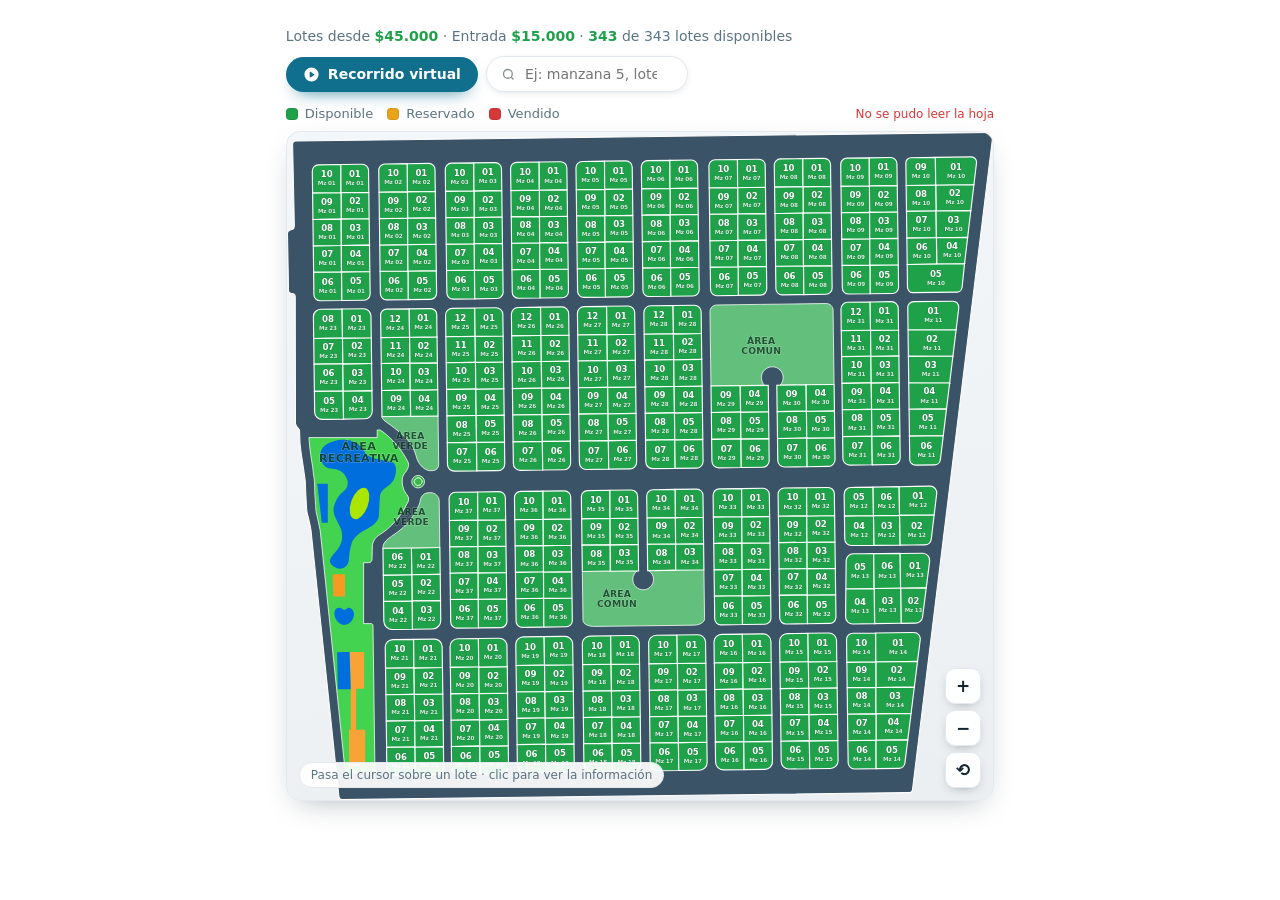
<file: mapa interactivo.html>
<!-- ============================================================================
     MAPA INTERACTIVO DE LOTES — bloque para pegar dentro de tu página
     ----------------------------------------------------------------------------
     Pega TODO este bloque dentro de la sección donde quieres el mapa
     (en WordPress: bloque "HTML personalizado"; en Elementor: widget "HTML";
     en una página propia: donde va el contenido).

     Es seguro para tu web:
     · Todas las clases y variables llevan el prefijo .nx- y no tocan nada más.
     · No incluye <html>, <head>, <body> ni reset global.
     · El JavaScript va encerrado y no crea variables globales.
     · La ventana de info y el globito se mueven solos al <body> para que
       ningún contenedor de tu plantilla los recorte.

     Recuerda cambiar CONFIG.whatsapp por tu número real.
     ============================================================================ -->

<style>
/* ============================================================
   MAPA INTERACTIVO DE LOTES  —  hoja de estilos
   Todo va con prefijo .nx- para no chocar con tu web.
   ============================================================ */

/* --- BLINDAJE ---------------------------------------------------------
   Anula los estilos de tu plantilla DENTRO del mapa (bordes, tipografías,
   colores, resets agresivos…) sin tocar nada del resto de la página.
   Solo afecta a las etiquetas HTML del widget; el dibujo SVG queda intacto. */
.nx-wrap  :where(div,p,h1,h2,h3,h4,span,small,b,i,em,strong,label,input,button,a,ul,ol,li,img),
.nx-tip   :where(div,p,span,small,b,i,em,strong),
.nx-modal :where(div,p,h1,h2,h3,h4,span,small,b,i,em,strong,button,a){ all: revert; }

/* el SVG no hereda bordes, sombras ni filtros de la plantilla */
.nx-wrap svg, .nx-tip svg, .nx-modal svg{
  border:0; outline:0; box-shadow:none; filter:none;
  max-width:none; max-height:none; background:none;
}

.nx-wrap, .nx-tip, .nx-modal, .nx-wrap *, .nx-tip *, .nx-modal *,
.nx-wrap *::before, .nx-wrap *::after { box-sizing: border-box; }
.nx-wrap button, .nx-wrap input, .nx-tip *, .nx-modal button, .nx-modal a{
  font-family:inherit; -webkit-appearance:none; appearance:none;
}
.nx-tip, .nx-modal{ font-family: system-ui, -apple-system, "Segoe UI", Roboto, "Helvetica Neue", Arial, sans-serif; color: var(--nx-tinta); }

.nx-wrap, .nx-tip, .nx-modal{
  --nx-verde:      #1fa14a;   /* lote disponible            */
  --nx-verde-hov:  #16c05c;   /* lote disponible - hover    */
  --nx-ambar:      #e9a319;   /* lote reservado             */
  --nx-rojo:       #d93838;   /* lote vendido               */
  --nx-rojo-hov:   #ef4b4b;   /* lote vendido - hover       */
  --nx-cta:        #25d366;   /* boton WhatsApp asesor      */
  --nx-promo:      #ff8a1f;   /* boton promocion            */
  --nx-tinta:      #12242f;
  --nx-suave:      #5b7383;
  --nx-borde:      #e3e9ee;
  --nx-panel:      #ffffff;
  --nx-contenedor: transparent; /* ←← FONDO DEL BLOQUE (transparente: se ve tu web) */
  --nx-fondo:      #f4f7f9;   /* ← fondo del recuadro del plano, arriba   */
  --nx-fondo2:     #eceff2;   /* ← fondo del recuadro del plano, abajo    */
  --nx-plano:      #3b5366;   /* ← terreno y calles del plano             */
  --nx-comun:      #63bf7c;   /* areas comunes nuevas                     */
  --nx-recreativa: #44d351;   /* area recreativa                          */
  --nx-tour:       #0f6f8c;   /* boton de recorrido virtual               */
  --nx-radio:      14px;
  --nx-sombra:     0 10px 30px -12px rgba(10,35,50,.35);
  --nx-verde-area: #63bf7c;   /* areas verdes del proyecto  */
  --nx-amenity:    #ffe2a4;   /* centro comercial / amenity */
}

.nx-wrap{
  font-family: system-ui, -apple-system, "Segoe UI", Roboto, "Helvetica Neue", Arial, sans-serif;
  color: var(--nx-tinta);
  /* ← ANCHO DEL BLOQUE. El plano ocupa todo este ancho, y el ancho se limita
     para que el mapa completo se vea al cargar, sin scroll ni huecos.
     Los 230px son el aire del encabezado y la leyenda: súbelos o bájalos. */
  max-width: min(1180px, calc((100vh - 230px) * 687.82 / 650.64 + 40px));
  margin: 0 auto;
  padding: 20px;
  position: relative;
  background: var(--nx-contenedor);   /* transparente: hereda el fondo de tu web */
  border-radius: 20px;
}

/* ---------- tema oscuro (se activa solo si tu web es oscura) ---------- */
.nx-dark{
  --nx-tinta:  #e9f1f6;
  --nx-suave:  #9fb4c1;
  --nx-borde:  rgba(255,255,255,.15);
  --nx-panel:  #16222c;
  --nx-contenedor: transparent;
  --nx-fondo:  #0f1a22;
  --nx-fondo2: #0b141b;
  --nx-plano:  #2c4356;
  --nx-comun:  #4e9c68;
  --nx-sombra: 0 10px 30px -12px rgba(0,0,0,.7);
}
.nx-dark .nx-zoom button{ background:rgba(22,34,44,.94); }
.nx-dark .nx-zoom button:hover{ background:#1d2c38; }
.nx-dark .nx-hint{ background:rgba(22,34,44,.92); }
.nx-dark .nx-search{ background:rgba(255,255,255,.07); }
.nx-dark .nx-cellv{ background:rgba(255,255,255,.06); }

/* ---------- encabezado ---------- */
.nx-head{ display:flex; flex-wrap:wrap; gap:12px; align-items:flex-end; justify-content:space-between; margin-bottom:14px; }
.nx-sub{ margin:0; font-size:14px; color:var(--nx-suave); }
.nx-sub b{ color:var(--nx-verde); }

.nx-tools{ display:flex; gap:8px; flex-wrap:wrap; align-items:center; }
.nx-search{
  display:flex; align-items:center; gap:7px; background:var(--nx-panel);
  border:1px solid var(--nx-borde); border-radius:999px; padding:8px 14px; box-shadow:0 2px 8px -4px rgba(10,35,50,.25);
}
.nx-search input{ border:0; outline:0; font:inherit; font-size:14px; width:150px; background:transparent; color:inherit; }
.nx-search svg{ width:15px; height:15px; flex:none; opacity:.5; }

/* botón de recorrido virtual */
.nx-tour{
  display:inline-flex; align-items:center; gap:8px; text-decoration:none; cursor:pointer;
  background:var(--nx-tour); color:#fff; font-size:14px; font-weight:700;
  padding:9px 17px; border-radius:999px; box-shadow:0 8px 18px -10px var(--nx-tour);
  transition:transform .12s ease, filter .12s ease;
}
.nx-tour:hover{ transform:translateY(-2px); filter:brightness(1.08); }
.nx-tour svg{ width:17px; height:17px; fill:currentColor; flex:none; }
.nx-tour[hidden]{ display:none; }
.nx-tour.nx-tour-off{ cursor:default; opacity:.85; }
.nx-tour.nx-tour-off:hover{ transform:none; filter:none; }

/* ---------- leyenda ---------- */
.nx-legend{ display:flex; flex-wrap:wrap; gap:14px; margin:0 0 10px; font-size:13px; color:var(--nx-suave); }
.nx-legend span{ display:inline-flex; align-items:center; gap:7px; }
.nx-dot{ width:12px; height:12px; border-radius:4px; box-shadow:inset 0 0 0 1px rgba(0,0,0,.08); }
.nx-sync{ margin-left:auto; font-size:12px; opacity:.75; }
.nx-sync.nx-err{ color:#d93838; opacity:1; }

/* ---------- lienzo del mapa ---------- */
.nx-stage{
  position:relative; background:linear-gradient(170deg, var(--nx-fondo) 0%, var(--nx-fondo2) 100%);
  border:1px solid var(--nx-borde);
  border-radius:var(--nx-radio); overflow:hidden; box-shadow:var(--nx-sombra);
  touch-action:none; cursor:default; user-select:none;
}
.nx-stage.nx-pan{ cursor:grab; }              /* solo cuando hay zoom */
.nx-stage.nx-pan.nx-drag{ cursor:grabbing; }

/* el plano ocupa todo el ancho del bloque y crece o encoge con él */
.nx-stage{ height:auto; }
.nx-stage svg{ display:block; width:100%; height:auto; transform-origin:0 0; will-change:transform; }

/* colores del plano (antes venian dentro del SVG) */
.nx-wrap svg .mpc-1{ fill:#39b54a; stroke:#fff; stroke-miterlimit:10; stroke-width:.75px; }
.nx-wrap svg .mpc-2{ fill:var(--nx-plano); stroke:#fff; stroke-miterlimit:10; }  /* silueta del terreno */
.nx-wrap svg .mpc-3{ fill:var(--nx-recreativa); stroke:#fff; stroke-miterlimit:10; stroke-width:.75px; }
.nx-wrap svg .mpc-4{ fill:#f8a336; }   /* detalles del area recreativa */
.nx-wrap svg .mpc-5{ fill:#abe600; }
.nx-wrap svg .mpc-6{ fill:#006edd; }
.nx-wrap svg .mpc-7{ fill:#f89a22; }

/* ---------- lotes ---------- */
.nx-wrap svg .nx-lote{
  cursor:pointer;
  stroke:#fff; stroke-width:1.1;
  /* sin transform: el lote NO se mueve ni se agranda al pasar el cursor,
     así los números y el texto quedan siempre en su sitio */
  transition:fill .16s ease, filter .16s ease, stroke .16s ease, opacity .18s ease;
}
.nx-wrap svg .nx-lote[data-estado="disponible"]{ fill:var(--nx-verde); }
.nx-wrap svg .nx-lote[data-estado="reservado"] { fill:var(--nx-ambar); }
.nx-wrap svg .nx-lote[data-estado="vendido"]   { fill:var(--nx-rojo); }

/* efecto al pasar el mouse: se aclara, se remarca el borde y proyecta sombra
   (sin desplazamiento, para que el número del lote no se mueva) */
.nx-wrap svg .nx-lote.nx-hot{
  filter:url(#nx-shadow) brightness(1.12);
  stroke:#ffffff; stroke-width:2.6;
}
.nx-wrap svg .nx-lote[data-estado="disponible"].nx-hot{ fill:var(--nx-verde-hov); }
.nx-wrap svg .nx-lote[data-estado="vendido"].nx-hot   { fill:var(--nx-rojo-hov); }

/* lote seleccionado: borde animado permanente */
.nx-wrap svg .nx-lote.nx-sel{
  stroke:#0b1f2a; stroke-width:2.4; stroke-dasharray:5 3;
  filter:url(#nx-shadow);
  animation:nx-march 1s linear infinite;
}
@keyframes nx-march{ to{ stroke-dashoffset:-16; } }

/* atenuar los demas cuando hay busqueda activa */
.nx-wrap svg.nx-filtrando .nx-lote{ opacity:.25; }
.nx-wrap svg.nx-filtrando .nx-lote.nx-match{ opacity:1; }

/* areas comunes (no vendibles) */
.nx-wrap svg #mp-espacio_verde, .nx-wrap svg #mp-espacio_verde-2{ fill:var(--nx-verde-area); }
.nx-wrap svg #mp-NUEVAS_AREAS_COMUNES, .nx-wrap svg #mp-NUEVAS_AREAS_COMUNES-2{ fill:var(--nx-comun); }
.nx-wrap svg .nx-label-area{
  pointer-events:none; fill:#0d3a20; font-weight:800; text-anchor:middle;
  dominant-baseline:central; opacity:.8; font-family:system-ui, Arial, sans-serif;
  letter-spacing:.02em; paint-order:stroke; stroke:rgba(255,255,255,.45); stroke-width:.8px;
}

/* etiquetas de numero de lote */
.nx-wrap svg .nx-label{
  pointer-events:none; fill:#fff; font-weight:700; text-anchor:middle;
  dominant-baseline:central; paint-order:stroke;
  stroke:rgba(0,0,0,.28); stroke-width:.6px; letter-spacing:-.02em;
  font-family:system-ui, Arial, sans-serif;
}
.nx-wrap svg .nx-label-sub{ font-weight:700; opacity:.82; }
.nx-wrap svg .nx-label-mz{
  pointer-events:none; fill:#0e2a1a; font-weight:800; text-anchor:middle;
  dominant-baseline:central; opacity:.55; font-family:system-ui, Arial, sans-serif;
}

/* ---------- pantalla de carga con el logo ---------- */
.nx-carga{
  position:absolute; inset:0; z-index:6;
  display:flex; flex-direction:column; align-items:center; justify-content:center; gap:20px;
  background:var(--nx-plano);          /* mismo color que el terreno del plano */
  transition:opacity .45s ease;
}
.nx-carga.nx-off{ opacity:0; pointer-events:none; }
.nx-carga[hidden]{ display:none; }
.nx-carga .nx-logo{
  width:min(48%, 250px); height:auto; fill:#fff;
  animation:nx-latir 1.7s ease-in-out infinite;
}
@keyframes nx-latir{ 0%,100%{ opacity:.6; transform:scale(.98) } 50%{ opacity:1; transform:scale(1) } }
.nx-carga p{
  margin:0; font-size:12px; font-weight:700; letter-spacing:.14em;
  text-transform:uppercase; color:rgba(255,255,255,.7);
}
.nx-barra{
  width:min(46%, 200px); height:3px; border-radius:3px;
  background:rgba(255,255,255,.2); overflow:hidden;
}
.nx-barra i{
  display:block; width:38%; height:100%; border-radius:3px; background:#fff;
  animation:nx-corre 1.15s ease-in-out infinite;
}
@keyframes nx-corre{ from{ transform:translateX(-110%) } to{ transform:translateX(280%) } }

/* ---------- controles de zoom ---------- */
.nx-zoom{ position:absolute; right:12px; bottom:12px; display:flex; flex-direction:column; gap:6px; z-index:3; }
.nx-zoom button{
  width:36px; height:36px; border-radius:10px; border:1px solid var(--nx-borde);
  background:rgba(255,255,255,.94); color:var(--nx-tinta); font-size:17px; font-weight:700;
  cursor:pointer; box-shadow:0 4px 12px -6px rgba(10,35,50,.5); line-height:1;
}
.nx-zoom button:hover{ background:#fff; }
.nx-hint{
  position:absolute; left:12px; bottom:12px; z-index:3; font-size:12px; color:var(--nx-suave);
  background:rgba(255,255,255,.92); border:1px solid var(--nx-borde); border-radius:999px; padding:5px 11px;
  max-width:calc(100% - 70px); transition:opacity .4s ease; pointer-events:none;
}
.nx-hint.nx-off{ opacity:0; }

/* ---------- tooltip (hover) ---------- */
.nx-tip{
  position:fixed; z-index:9998; pointer-events:none; opacity:0; transform:translateY(6px);
  transition:opacity .13s ease, transform .13s ease;
  background:rgba(12,32,42,.96); color:#fff; border-radius:11px; padding:9px 12px;
  box-shadow:0 14px 34px -12px rgba(0,0,0,.6); min-width:150px;
  font-size:13px; line-height:1.35;
}
.nx-tip.nx-on{ opacity:1; transform:translateY(0); }
.nx-tip b{ display:block; font-size:14px; margin-bottom:5px; }
.nx-tip .nx-badge{ display:inline-flex; align-items:center; gap:6px; font-weight:700; font-size:12px; }
.nx-tip .nx-badge i{ width:8px; height:8px; border-radius:50%; display:inline-block; }
.nx-tip small{ display:block; margin-top:5px; opacity:.72; font-size:11.5px; }

/* ---------- modal ---------- */
.nx-modal{ position:fixed; inset:0; z-index:9999; display:none; }
.nx-modal.nx-on{ display:block; }
.nx-veil{ position:absolute; inset:0; background:rgba(8,22,30,.6); backdrop-filter:blur(3px); animation:nx-fade .2s ease; }
@keyframes nx-fade{ from{ opacity:0 } }
.nx-card{
  position:absolute; left:50%; top:50%; transform:translate(-50%,-50%);
  width:min(400px, calc(100vw - 28px)); background:var(--nx-panel); border-radius:18px;
  box-shadow:0 30px 70px -20px rgba(0,0,0,.55); overflow:hidden; animation:nx-pop .22s cubic-bezier(.2,.9,.3,1.3);
}
@keyframes nx-pop{ from{ opacity:0; transform:translate(-50%,-46%) scale(.94) } }
.nx-card-top{ background:linear-gradient(135deg,#12482c,#1fa14a); color:#fff; padding:18px 20px 16px; position:relative; }
.nx-card-top h3{ margin:0; font-size:21px; font-weight:800; letter-spacing:-.02em; }
.nx-card-top p{ margin:3px 0 0; font-size:13px; opacity:.85; }
.nx-close{
  position:absolute; top:12px; right:12px; width:30px; height:30px; border-radius:50%;
  border:0; background:rgba(255,255,255,.18); color:#fff; font-size:17px; cursor:pointer; line-height:1;
}
.nx-close:hover{ background:rgba(255,255,255,.3); }
.nx-chip{
  display:inline-flex; align-items:center; gap:6px; margin-top:10px; padding:4px 11px; border-radius:999px;
  background:rgba(255,255,255,.18); font-size:12px; font-weight:700;
}
.nx-chip i{ width:8px; height:8px; border-radius:50%; background:#8ff0ad; display:inline-block; }

.nx-card-body{ padding:16px 20px 20px; }
.nx-rows{ display:grid; grid-template-columns:repeat(auto-fit,minmax(104px,1fr)); gap:10px; margin-bottom:14px; }
.nx-cellv{ background:var(--nx-fondo); border:1px solid var(--nx-borde); border-radius:12px; padding:10px; }
.nx-cellv span{ display:block; font-size:11px; text-transform:uppercase; letter-spacing:.05em; color:var(--nx-suave); font-weight:700; }
.nx-cellv b{ display:block; font-size:17px; margin-top:2px; white-space:nowrap; letter-spacing:-.01em; }
.nx-note{ font-size:12.5px; color:var(--nx-suave); margin:0 0 14px; }

.nx-btn{
  display:flex; align-items:center; justify-content:center; gap:9px; width:100%; padding:13px 14px;
  border:0; border-radius:12px; font:inherit; font-size:15px; font-weight:700; color:#fff;
  cursor:pointer; text-decoration:none; margin-bottom:9px; transition:transform .12s ease, box-shadow .12s ease, filter .12s;
}
.nx-btn:hover{ transform:translateY(-2px); filter:brightness(1.06); }
.nx-btn svg{ width:19px; height:19px; fill:currentColor; flex:none; }
.nx-btn-asesor{ background:var(--nx-cta); box-shadow:0 10px 22px -12px var(--nx-cta); }
.nx-btn-promo { background:var(--nx-promo); box-shadow:0 10px 22px -12px var(--nx-promo); }
.nx-btn-off{ background:#94a6b3; cursor:not-allowed; box-shadow:none; }
.nx-btn-off:hover{ transform:none; filter:none; }
.nx-legal{ text-align:center; font-size:11.5px; color:var(--nx-suave); margin:8px 0 0; }

@media (max-width:760px){
  /* en móvil el plano ocupa más alto para que los números se lean */
  .nx-stage{ height:64vh; min-height:340px; }
  .nx-stage svg{ height:100%; width:100%; }
}
@media (max-width:520px){
  .nx-wrap{ padding:10px; }
  .nx-tools{ width:100%; }
  .nx-search{ flex:1; }
  .nx-search input{ width:100%; }
  .nx-card{ top:auto; bottom:0; left:0; transform:none; width:100%; border-radius:18px 18px 0 0; animation:nx-up .25s ease; }
  @keyframes nx-up{ from{ transform:translateY(100%) } }
  .nx-tip{ display:none; }
}
</style>

<div class="nx-wrap" id="nx-app">

  <div class="nx-head">
    <div>
      <p class="nx-sub">Lotes desde <b id="nx-desde">$45.000</b> · Entrada <b id="nx-entrada">$15.000</b> · <span id="nx-contador">—</span></p>
    </div>
    <div class="nx-tools">
      <a class="nx-tour" id="nx-tour" href="#" target="_blank" rel="noopener" hidden>
        <svg viewBox="0 0 24 24" aria-hidden="true"><path d="M12 2a10 10 0 100 20 10 10 0 000-20zm-1.4 6.2l5.2 3.3c.5.3.5 1 0 1.3l-5.2 3.3c-.5.3-1.2 0-1.2-.6V8.8c0-.6.7-1 1.2-.6z"/></svg>
        Recorrido virtual
      </a>
      <label class="nx-search">
        <svg viewBox="0 0 24 24" fill="none" stroke="currentColor" stroke-width="2.2"><circle cx="11" cy="11" r="7"/><path d="M20 20l-3.5-3.5"/></svg>
        <input id="nx-q" type="search" placeholder="Ej: manzana 5, lote 3…" autocomplete="off">
      </label>
    </div>
  </div>

  <div class="nx-legend">
    <span><i class="nx-dot" style="background:#1fa14a"></i> Disponible</span>
    <span><i class="nx-dot" style="background:#e9a319"></i> Reservado</span>
    <span><i class="nx-dot" style="background:#d93838"></i> Vendido</span>
    <span class="nx-sync" id="nx-sync"></span>
  </div>

  <div class="nx-stage" id="nx-stage">
    <svg id="nx-mapa" xmlns="http://www.w3.org/2000/svg" viewBox="0 0 687.82 650.64" preserveAspectRatio="xMidYMid meet" role="img" aria-label="Plano de lotes">
  
  <g id="mp-Capa_370" data-name="Capa 370">
    <path id="mp-terreno" class="mpc-2" d="M50.57,647.25c-9.06-86.4-18.11-172.8-27.17-259.2,0-.07-.02-.13-.03-.2-.23-1.38-.59-3.39-1.07-5.8-1.25-6.18-2.08-8.6-2.76-11.74-.52-2.39-.5-3.38-1.12-15.91-.46-9.28-.43-11.32-.61-13.57,0,0-.07-.85-.17-1.75-.56-5.33-3.54-24.26-4-27.32-.72-4.79-1.45-11.68-1.29-20.37.02-.96-.38-1.88-1.11-2.51-.44-.38-.91-.86-1.35-1.45-1-1.34-1.4-2.68-1.58-3.53-.04-.2-.06-.4-.06-.6-.07-40.9-.14-81.81-.21-122.71,0-1.78-1.45-3.22-3.23-3.22h-.06c-1.76,0-3.19-1.41-3.23-3.17-.35-18.49-.69-36.98-1.04-55.48-.03-1.43.89-2.71,2.25-3.14.73-.23,1.46-.46,2.19-.69,1.37-.43,2.29-1.71,2.25-3.15-.57-26.57-1.14-53.14-1.71-79.71-.04-1.79,1.39-3.27,3.19-3.3C233.8,5.99,458.93,3.25,684.05.5c1.95-.02,3.48,1.68,3.24,3.62-26.06,212.14-52.12,424.28-78.18,636.41-.2,1.6-1.55,2.81-3.16,2.83-184.05,2.26-368.09,4.51-552.14,6.77-1.67.02-3.07-1.23-3.25-2.89Z"/>
  </g>
  <g id="mp-_área_recreativa" data-name="área recreativa">
    <path id="mp-area_recreativa" class="mpc-3" d="M21.4,297.58c22.16,0,44.31.01,66.47.02v-7.4h2.98c4.67,3.23,10.55,8.01,16.26,14.81,4.58,5.46,7.82,10.76,10.09,15.15.47.73,1.12,1.96,1.23,3.53.08,1.15-.14,2.36-1.02,4.28-1.57,3.44-2.89,4.01-4.04,6.27-1.35,2.65-1.22,5.18-1.11,7.45.3,5.9,3.29,10.08,4.64,11.74.45.54,1.18,1.59,1.45,3.06.55,3.05-1.35,5.38-1.66,5.74-2.11,4.44-5.42,10.25-10.55,16.21-5.43,6.3-11.02,10.59-15.28,13.36-1.53.82-4.71,2.83-6.55,6.71-.59,1.23-.92,2.41-1.11,3.41l-.42,14.39c-.05,1.75-1.48,3.14-3.23,3.14h-4.95v59.32h7.28c1.01,0,1.84.82,1.86,1.83l1.93,143.45c-9.62.08-19.24.16-28.85.24-8.18-78.85-16.36-157.71-24.54-236.56-.94-4.46-1.72-8.01-2.23-10.32-1.42-6.43-1.75-7.71-2.01-10.43-.21-2.24-.07-2.24-.42-7.64-.28-4.36-.36-4.14-.51-6.95-.18-3.56-.05-4-.26-8.78-.11-2.68-.17-4.02-.33-5.45-.27-2.39-.54-3.31-.94-6.36-.28-2.13-.22-2.47-.51-4.73-.27-2.12-.54-3.67-.67-4.39,0,0-.89-5.18-1.84-12.5-.39-3.02-.86-7.31-1.15-12.62Z"/>
    <path class="mpc-6" d="M89.83,367.56c.48-8.97.72-13.47.85-13.96,2.28-8.32,10.01-7.11,13.79-16.17,1.83-4.39,2.82-11.38-.51-14.81-2-2.06-3.96-1.18-13.96-3.57-4.67-1.12-7-1.68-8.68-2.55-6.46-3.37-6.34-8.04-11.74-12.26-6.54-5.1-14.76-4.55-16.68-4.43-6.56.44-18.71,3.82-20.43,12.77-.95,4.96,1.42,11.05,5.62,13.79,4.41,2.88,7.65-.02,13.51,3.47,1.25.74,5.16,3.16,6.75,7.93.32.95,1.4,4.21.17,7.66-1.19,3.34-3.6,4.17-6.47,7.15,0,0-3.45,3.59-5.96,10.72-4.28,12.2,9.57,19.42,7.49,33.19-1.83,12.12-14.04,16.43-11.32,23.06,1.46,3.56,6.64,6.38,10.98,5.53,3.05-.6,4.89-2.86,5.19-3.23,2.15-2.72,1.75-5.53,2.3-10.55,0,0,.58-5.29,2.21-10.55,4.28-13.77,24.32-14.14,26.55-26.64.02-.12,0,.04.34-6.55Z"/>
    <ellipse class="mpc-5" cx="70.64" cy="361.76" rx="15.95" ry="8.29" transform="translate(-293.32 303.54) rotate(-69.86)"/>
    <polygon class="mpc-6" points="29.47 342.65 39.74 342.65 39.74 380.43 33.87 380.43 29.47 342.65"/>
    <polygon class="mpc-7" points="44.55 430.63 56.47 430.63 56.47 452.41 44.98 452.41 44.55 430.63"/>
    <path class="mpc-6" d="M51.23,463.35c2.28.16,2.68,1.99,4.6,2,2.03,0,2.44-2.03,4.51-2,2.06.03,3.5,2.08,3.74,2.43,1.57,2.23,1.12,4.83.98,5.66-.6,3.5-3.62,8.29-8.68,8.55-4.72.25-7.96-3.6-9.19-6.43-1.16-2.65-1.75-7.16.66-9.16.87-.72,2.16-1.14,3.38-1.05Z"/>
    <polygon class="mpc-4" points="60.93 506.5 75.11 506.5 75.11 542.11 67.32 542.11 67.32 582.2 76.13 582.2 76.13 618.07 60.42 618.07 60.42 581.94 62.08 581.94 62.08 542.5 60.93 506.5"/>
    <path class="mpc-6" d="M61.53,542.71h-12c-.24-12.05-.47-24.1-.71-36.15,4.04-.02,8.07-.04,12.11-.06l1.15,36.21h-.55Z"/>
  </g>
  <g id="mp-Capa_368" data-name="Capa 368">
    <path id="mp-_05-Mz01" data-name="05-Mz01" class="mpc-1" d="M80.69,135.86l.28,21.84c.04,3.34-2.66,6.08-6.03,6.13l-21.69.28-.17-27.93c9.21-.1,18.42-.21,27.62-.32Z"/>
  </g>
  <g id="mp-Capa_367" data-name="Capa 367">
    <path id="mp-_06-Mz01" data-name="06-Mz01" class="mpc-1" d="M53.07,136.18l.17,27.93-20.85.27c-3.38.04-6.15-2.63-6.19-5.97l-.29-21.92c9.05-.1,18.11-.21,27.16-.32Z"/>
  </g>
  <g id="mp-Capa_366" data-name="Capa 366">
    <path id="mp-_07-Mz01" data-name="07-Mz01" class="mpc-1" d="M52.91,110.52l.16,25.66c-9.05.11-18.1.21-27.16.32l-.33-25.66c9.11-.1,18.22-.21,27.33-.32Z"/>
  </g>
  <g id="mp-Capa_365" data-name="Capa 365">
    <path id="mp-_10-Mz01" data-name="10-Mz01" class="mpc-1" d="M52.42,31.7l.17,27.49c-9.22.11-18.45.21-27.68.32l-.28-21.4c-.04-3.34,2.66-6.08,6.03-6.13l21.75-.28Z"/>
  </g>
  <g id="mp-Capa_364" data-name="Capa 364">
    <path id="mp-_01-Mz01" data-name="01-Mz01" class="mpc-1" d="M79.41,37.4l.28,21.47c-9.03.1-18.07.21-27.1.32l-.17-27.49,20.8-.27c3.38-.04,6.15,2.63,6.19,5.97Z"/>
  </g>
  <g id="mp-Capa_363" data-name="Capa 363">
    <path id="mp-_02-Mz01" data-name="02-Mz01" class="mpc-1" d="M79.69,58.88l.33,25.66c-9.09.1-18.18.21-27.27.31l-.17-25.66c9.03-.1,18.07-.21,27.1-.32Z"/>
  </g>
  <g id="mp-Capa_362" data-name="Capa 362">
    <path id="mp-_09-Mz01" data-name="09-Mz01" class="mpc-1" d="M52.59,59.19l.17,25.66c-9.17.11-18.34.21-27.51.31l-.33-25.65c9.23-.11,18.45-.21,27.68-.32Z"/>
  </g>
  <g id="mp-Capa_361" data-name="Capa 361">
    <path id="mp-_08-Mz01" data-name="08-Mz01" class="mpc-1" d="M52.75,84.85l.16,25.66c-9.11.11-18.22.22-27.33.32l-.33-25.68c9.17-.1,18.34-.2,27.51-.31Z"/>
  </g>
  <g id="mp-Capa_360" data-name="Capa 360">
    <path id="mp-_03-Mz01" data-name="03-Mz01" class="mpc-1" d="M80.02,84.54l.33,25.66c-9.15.11-18.29.22-27.44.32l-.16-25.66c9.09-.1,18.18-.21,27.27-.31Z"/>
  </g>
  <g id="mp-Capa_359" data-name="Capa 359">
    <path id="mp-_04-Mz01" data-name="04-Mz01" class="mpc-1" d="M80.35,110.2l.33,25.66c-9.2.11-18.41.22-27.62.32l-.16-25.66c9.15-.1,18.3-.21,27.44-.32Z"/>
  </g>
  <g id="mp-Capa_358" data-name="Capa 358">
    <path id="mp-_05-Mz02" data-name="05-Mz02" class="mpc-1" d="M145.41,135.02l.28,21.84c.04,3.34-2.66,6.08-6.03,6.13l-21.69.28-.17-27.93c9.21-.1,18.42-.21,27.62-.32Z"/>
  </g>
  <g id="mp-Capa_357" data-name="Capa 357">
    <path id="mp-_06-Mz02" data-name="06-Mz02" class="mpc-1" d="M117.79,135.34l.17,27.93-20.85.27c-3.38.04-6.15-2.63-6.19-5.97l-.29-21.92c9.05-.1,18.11-.21,27.16-.32Z"/>
  </g>
  <g id="mp-Capa_356" data-name="Capa 356">
    <path id="mp-_07-Mz02" data-name="07-Mz02" class="mpc-1" d="M117.63,109.67l.16,25.66c-9.05.11-18.1.21-27.16.32l-.33-25.66c9.11-.1,18.22-.21,27.33-.32Z"/>
  </g>
  <g id="mp-Capa_355" data-name="Capa 355">
    <path id="mp-_10-Mz02" data-name="10-Mz02" class="mpc-1" d="M117.14,30.86l.17,27.49c-9.22.11-18.45.21-27.68.32l-.28-21.4c-.04-3.34,2.66-6.08,6.03-6.13l21.75-.28Z"/>
  </g>
  <g id="mp-Capa_354" data-name="Capa 354">
    <path id="mp-_01-Mz02" data-name="01-Mz02" class="mpc-1" d="M144.13,36.56l.28,21.47c-9.03.1-18.07.21-27.1.32l-.17-27.49,20.8-.27c3.38-.04,6.15,2.63,6.19,5.97Z"/>
  </g>
  <g id="mp-Capa_353" data-name="Capa 353">
    <path id="mp-_02-Mz02" data-name="02-Mz02" class="mpc-1" d="M144.41,58.03l.33,25.66c-9.09.1-18.18.21-27.27.31l-.17-25.66c9.03-.1,18.07-.21,27.1-.32Z"/>
  </g>
  <g id="mp-Capa_352" data-name="Capa 352">
    <path id="mp-_09-Mz02" data-name="09-Mz02" class="mpc-1" d="M117.31,58.35l.17,25.66c-9.17.11-18.34.21-27.51.31l-.33-25.65c9.23-.11,18.45-.21,27.68-.32Z"/>
  </g>
  <g id="mp-Capa_351" data-name="Capa 351">
    <path id="mp-_08-Mz02" data-name="08-Mz02" class="mpc-1" d="M117.48,84.01l.16,25.66c-9.11.11-18.22.22-27.33.32l-.33-25.68c9.17-.1,18.34-.2,27.51-.31Z"/>
  </g>
  <g id="mp-Capa_350" data-name="Capa 350">
    <path id="mp-_03-Mz02" data-name="03-Mz02" class="mpc-1" d="M144.74,83.7l.33,25.66c-9.15.11-18.29.22-27.44.32l-.16-25.66c9.09-.1,18.18-.21,27.27-.31Z"/>
  </g>
  <g id="mp-Capa_349" data-name="Capa 349">
    <path id="mp-_04-Mz02" data-name="04-Mz02" class="mpc-1" d="M145.08,109.36l.33,25.66c-9.2.11-18.41.22-27.62.32l-.16-25.66c9.15-.1,18.3-.21,27.44-.32Z"/>
  </g>
  <g id="mp-Capa_348" data-name="Capa 348">
    <path id="mp-_05-Mz03" data-name="05-Mz03" class="mpc-1" d="M210.17,134.22l.28,21.84c.04,3.34-2.66,6.08-6.03,6.13l-21.69.28-.17-27.93c9.21-.1,18.42-.21,27.62-.32Z"/>
  </g>
  <g id="mp-Capa_347" data-name="Capa 347">
    <path id="mp-_06-Mz03" data-name="06-Mz03" class="mpc-1" d="M182.55,134.54l.17,27.93-20.85.27c-3.38.04-6.15-2.63-6.19-5.97l-.29-21.92c9.05-.1,18.11-.21,27.16-.32Z"/>
  </g>
  <g id="mp-Capa_346" data-name="Capa 346">
    <path id="mp-_07-Mz03" data-name="07-Mz03" class="mpc-1" d="M182.39,108.88l.16,25.66c-9.05.11-18.1.21-27.16.32l-.33-25.66c9.11-.1,18.22-.21,27.33-.32Z"/>
  </g>
  <g id="mp-Capa_345" data-name="Capa 345">
    <path id="mp-_10-Mz03" data-name="10-Mz03" class="mpc-1" d="M181.9,30.06l.17,27.49c-9.22.11-18.45.21-27.68.32l-.28-21.4c-.04-3.34,2.66-6.08,6.03-6.13l21.75-.28Z"/>
  </g>
  <g id="mp-Capa_344" data-name="Capa 344">
    <path id="mp-_01-Mz03" data-name="01-Mz03" class="mpc-1" d="M208.89,35.76l.28,21.47c-9.03.1-18.07.21-27.1.32l-.17-27.49,20.8-.27c3.38-.04,6.15,2.63,6.19,5.97Z"/>
  </g>
  <g id="mp-Capa_343" data-name="Capa 343">
    <path id="mp-_02-Mz03" data-name="02-Mz03" class="mpc-1" d="M209.17,57.24l.33,25.66c-9.09.1-18.18.21-27.27.31l-.17-25.66c9.03-.1,18.07-.21,27.1-.32Z"/>
  </g>
  <g id="mp-Capa_342" data-name="Capa 342">
    <path id="mp-_09-Mz03" data-name="09-Mz03" class="mpc-1" d="M182.07,57.55l.17,25.66c-9.17.11-18.34.21-27.51.31l-.33-25.65c9.23-.11,18.45-.21,27.68-.32Z"/>
  </g>
  <g id="mp-Capa_341" data-name="Capa 341">
    <path id="mp-_08-Mz03" data-name="08-Mz03" class="mpc-1" d="M182.23,83.21l.16,25.66c-9.11.11-18.22.22-27.33.32l-.33-25.68c9.17-.1,18.34-.2,27.51-.31Z"/>
  </g>
  <g id="mp-Capa_340" data-name="Capa 340">
    <path id="mp-_03-Mz03" data-name="03-Mz03" class="mpc-1" d="M209.5,82.9l.33,25.66c-9.15.11-18.29.22-27.44.32l-.16-25.66c9.09-.1,18.18-.21,27.27-.31Z"/>
  </g>
  <g id="mp-Capa_339" data-name="Capa 339">
    <path id="mp-_04-Mz03" data-name="04-Mz03" class="mpc-1" d="M209.84,108.56l.33,25.66c-9.2.11-18.41.22-27.62.32l-.16-25.66c9.15-.1,18.3-.21,27.44-.32Z"/>
  </g>
  <g id="mp-Capa_338" data-name="Capa 338">
    <path id="mp-_05-Mz04" data-name="05-Mz04" class="mpc-1" d="M273.82,133.4l.28,21.84c.04,3.34-2.66,6.08-6.03,6.13l-21.69.28-.17-27.93c9.21-.1,18.42-.21,27.62-.32Z"/>
  </g>
  <g id="mp-Capa_337" data-name="Capa 337">
    <path id="mp-_06-Mz04" data-name="06-Mz04" class="mpc-1" d="M246.2,133.71l.17,27.93-20.85.27c-3.38.04-6.15-2.63-6.19-5.97l-.29-21.92c9.05-.1,18.11-.21,27.16-.32Z"/>
  </g>
  <g id="mp-Capa_336" data-name="Capa 336">
    <path id="mp-_07-Mz04" data-name="07-Mz04" class="mpc-1" d="M246.04,108.05l.16,25.66c-9.05.11-18.1.21-27.16.32l-.33-25.66c9.11-.1,18.22-.21,27.33-.32Z"/>
  </g>
  <g id="mp-Capa_335" data-name="Capa 335">
    <path id="mp-_10-Mz04" data-name="10-Mz04" class="mpc-1" d="M245.55,29.24l.17,27.49c-9.22.11-18.45.21-27.68.32l-.28-21.4c-.04-3.34,2.66-6.08,6.03-6.13l21.75-.28Z"/>
  </g>
  <g id="mp-Capa_334" data-name="Capa 334">
    <path id="mp-_01-Mz04" data-name="01-Mz04" class="mpc-1" d="M272.54,34.93l.28,21.47c-9.03.1-18.07.21-27.1.32l-.17-27.49,20.8-.27c3.38-.04,6.15,2.63,6.19,5.97Z"/>
  </g>
  <g id="mp-Capa_333" data-name="Capa 333">
    <path id="mp-_02-Mz04" data-name="02-Mz04" class="mpc-1" d="M272.82,56.41l.33,25.66c-9.09.1-18.18.21-27.27.31l-.17-25.66c9.03-.1,18.07-.21,27.1-.32Z"/>
  </g>
  <g id="mp-Capa_332" data-name="Capa 332">
    <path id="mp-_09-Mz04" data-name="09-Mz04" class="mpc-1" d="M245.72,56.73l.17,25.66c-9.17.11-18.34.21-27.51.31l-.33-25.65c9.23-.11,18.45-.21,27.68-.32Z"/>
  </g>
  <g id="mp-Capa_331" data-name="Capa 331">
    <path id="mp-_08-Mz04" data-name="08-Mz04" class="mpc-1" d="M245.88,82.38l.16,25.66c-9.11.11-18.22.22-27.33.32l-.33-25.68c9.17-.1,18.34-.2,27.51-.31Z"/>
  </g>
  <g id="mp-Capa_330" data-name="Capa 330">
    <path id="mp-_03-Mz04" data-name="03-Mz04" class="mpc-1" d="M273.15,82.07l.33,25.66c-9.15.11-18.29.22-27.44.32l-.16-25.66c9.09-.1,18.18-.21,27.27-.31Z"/>
  </g>
  <g id="mp-Capa_329" data-name="Capa 329">
    <path id="mp-_04-Mz04" data-name="04-Mz04" class="mpc-1" d="M273.49,107.73l.33,25.66c-9.2.11-18.41.22-27.62.32l-.16-25.66c9.15-.1,18.3-.21,27.44-.32Z"/>
  </g>
  <g id="mp-Capa_328" data-name="Capa 328">
    <path id="mp-_05-Mz05" data-name="05-Mz05" class="mpc-1" d="M337.47,132.57l.28,21.84c.04,3.34-2.66,6.08-6.03,6.13l-21.69.28-.17-27.93c9.21-.1,18.42-.21,27.62-.32Z"/>
  </g>
  <g id="mp-Capa_327" data-name="Capa 327">
    <path id="mp-_06-Mz05" data-name="06-Mz05" class="mpc-1" d="M309.85,132.89l.17,27.93-20.85.27c-3.38.04-6.15-2.63-6.19-5.97l-.29-21.92c9.05-.1,18.11-.21,27.16-.32Z"/>
  </g>
  <g id="mp-Capa_326" data-name="Capa 326">
    <path id="mp-_07-Mz05" data-name="07-Mz05" class="mpc-1" d="M309.69,107.22l.16,25.66c-9.05.11-18.1.21-27.16.32l-.33-25.66c9.11-.1,18.22-.21,27.33-.32Z"/>
  </g>
  <g id="mp-Capa_325" data-name="Capa 325">
    <path id="mp-_10-Mz05" data-name="10-Mz05" class="mpc-1" d="M309.2,28.41l.17,27.49c-9.22.11-18.45.21-27.68.32l-.28-21.4c-.04-3.34,2.66-6.08,6.03-6.13l21.75-.28Z"/>
  </g>
  <g id="mp-Capa_324" data-name="Capa 324">
    <path id="mp-_01-Mz05" data-name="01-Mz05" class="mpc-1" d="M336.19,34.11l.28,21.47c-9.03.1-18.07.21-27.1.32l-.17-27.49,20.8-.27c3.38-.04,6.15,2.63,6.19,5.97Z"/>
  </g>
  <g id="mp-Capa_323" data-name="Capa 323">
    <path id="mp-_02-Mz05" data-name="02-Mz05" class="mpc-1" d="M336.47,55.58l.33,25.66c-9.09.1-18.18.21-27.27.31l-.17-25.66c9.03-.1,18.07-.21,27.1-.32Z"/>
  </g>
  <g id="mp-Capa_322" data-name="Capa 322">
    <path id="mp-_09-Mz05" data-name="09-Mz05" class="mpc-1" d="M309.37,55.9l.17,25.66c-9.17.11-18.34.21-27.51.31l-.33-25.65c9.23-.11,18.45-.21,27.68-.32Z"/>
  </g>
  <g id="mp-Capa_321" data-name="Capa 321">
    <path id="mp-_08-Mz05" data-name="08-Mz05" class="mpc-1" d="M309.54,81.56l.16,25.66c-9.11.11-18.22.22-27.33.32l-.33-25.68c9.17-.1,18.34-.2,27.51-.31Z"/>
  </g>
  <g id="mp-Capa_320" data-name="Capa 320">
    <path id="mp-_03-Mz05" data-name="03-Mz05" class="mpc-1" d="M336.8,81.24l.33,25.66c-9.15.11-18.29.22-27.44.32l-.16-25.66c9.09-.1,18.18-.21,27.27-.31Z"/>
  </g>
  <g id="mp-Capa_319" data-name="Capa 319">
    <path id="mp-_04-Mz05" data-name="04-Mz05" class="mpc-1" d="M337.14,106.91l.33,25.66c-9.2.11-18.41.22-27.62.32l-.16-25.66c9.15-.1,18.3-.21,27.44-.32Z"/>
  </g>
  <g id="mp-Capa_318" data-name="Capa 318">
    <path id="mp-_05-Mz06" data-name="05-Mz06" class="mpc-1" d="M401.12,131.74l.28,21.84c.04,3.34-2.66,6.08-6.03,6.13l-21.69.28-.17-27.93c9.21-.1,18.42-.21,27.62-.32Z"/>
  </g>
  <g id="mp-Capa_317" data-name="Capa 317">
    <path id="mp-_06-Mz06" data-name="06-Mz06" class="mpc-1" d="M373.5,132.06l.17,27.93-20.85.27c-3.38.04-6.15-2.63-6.19-5.97l-.29-21.92c9.05-.1,18.11-.21,27.16-.32Z"/>
  </g>
  <g id="mp-Capa_316" data-name="Capa 316">
    <path id="mp-_07-Mz06" data-name="07-Mz06" class="mpc-1" d="M373.35,106.39l.16,25.66c-9.05.11-18.1.21-27.16.32l-.33-25.66c9.11-.1,18.22-.21,27.33-.32Z"/>
  </g>
  <g id="mp-Capa_315" data-name="Capa 315">
    <path id="mp-_10-Mz06" data-name="10-Mz06" class="mpc-1" d="M372.85,27.58l.17,27.49c-9.22.11-18.45.21-27.68.32l-.28-21.4c-.04-3.34,2.66-6.08,6.03-6.13l21.75-.28Z"/>
  </g>
  <g id="mp-Capa_314" data-name="Capa 314">
    <path id="mp-_01-Mz06" data-name="01-Mz06" class="mpc-1" d="M399.84,33.28l.28,21.47c-9.03.1-18.07.21-27.1.32l-.17-27.49,20.8-.27c3.38-.04,6.15,2.63,6.19,5.97Z"/>
  </g>
  <g id="mp-Capa_313" data-name="Capa 313">
    <path id="mp-_02-Mz06" data-name="02-Mz06" class="mpc-1" d="M400.12,54.75l.33,25.66c-9.09.1-18.18.21-27.27.31l-.17-25.66c9.03-.1,18.07-.21,27.1-.32Z"/>
  </g>
  <g id="mp-Capa_312" data-name="Capa 312">
    <path id="mp-_09-Mz06" data-name="09-Mz06" class="mpc-1" d="M373.02,55.07l.17,25.66c-9.17.11-18.34.21-27.51.31l-.33-25.65c9.23-.11,18.45-.21,27.68-.32Z"/>
  </g>
  <g id="mp-Capa_311" data-name="Capa 311">
    <path id="mp-_08-Mz06" data-name="08-Mz06" class="mpc-1" d="M373.19,80.73l.16,25.66c-9.11.11-18.22.22-27.33.32l-.33-25.68c9.17-.1,18.34-.2,27.51-.31Z"/>
  </g>
  <g id="mp-Capa_310" data-name="Capa 310">
    <path id="mp-_03-Mz06" data-name="03-Mz06" class="mpc-1" d="M400.46,80.41l.33,25.66c-9.15.11-18.29.22-27.44.32l-.16-25.66c9.09-.1,18.18-.21,27.27-.31Z"/>
  </g>
  <g id="mp-Capa_309" data-name="Capa 309">
    <path id="mp-_04-Mz06" data-name="04-Mz06" class="mpc-1" d="M400.79,106.08l.33,25.66c-9.2.11-18.41.22-27.62.32l-.16-25.66c9.15-.1,18.3-.21,27.44-.32Z"/>
  </g>
  <g id="mp-Capa_308" data-name="Capa 308">
    <path id="mp-_05-Mz07" data-name="05-Mz07" class="mpc-1" d="M466.95,130.91l.28,21.84c.04,3.34-2.66,6.08-6.03,6.13l-21.69.28-.17-27.93c9.21-.1,18.42-.21,27.62-.32Z"/>
  </g>
  <g id="mp-Capa_307" data-name="Capa 307">
    <path id="mp-_06-Mz07" data-name="06-Mz07" class="mpc-1" d="M439.33,131.23l.17,27.93-20.85.27c-3.38.04-6.15-2.63-6.19-5.97l-.29-21.92c9.05-.1,18.11-.21,27.16-.32Z"/>
  </g>
  <g id="mp-Capa_306" data-name="Capa 306">
    <path id="mp-_07-Mz07" data-name="07-Mz07" class="mpc-1" d="M439.18,105.56l.16,25.66c-9.05.11-18.1.21-27.16.32l-.33-25.66c9.11-.1,18.22-.21,27.33-.32Z"/>
  </g>
  <g id="mp-Capa_305" data-name="Capa 305">
    <path id="mp-_10-Mz07" data-name="10-Mz07" class="mpc-1" d="M438.68,26.75l.17,27.49c-9.22.11-18.45.21-27.68.32l-.28-21.4c-.04-3.34,2.66-6.08,6.03-6.13l21.75-.28Z"/>
  </g>
  <g id="mp-Capa_304" data-name="Capa 304">
    <path id="mp-_01-Mz07" data-name="01-Mz07" class="mpc-1" d="M465.67,32.45l.28,21.47c-9.03.1-18.07.21-27.1.32l-.17-27.49,20.8-.27c3.38-.04,6.15,2.63,6.19,5.97Z"/>
  </g>
  <g id="mp-Capa_303" data-name="Capa 303">
    <path id="mp-_02-Mz07" data-name="02-Mz07" class="mpc-1" d="M465.95,53.92l.33,25.66c-9.09.1-18.18.21-27.27.31l-.17-25.66c9.03-.1,18.07-.21,27.1-.32Z"/>
  </g>
  <g id="mp-Capa_302" data-name="Capa 302">
    <path id="mp-_09-Mz07" data-name="09-Mz07" class="mpc-1" d="M438.85,54.24l.17,25.66c-9.17.11-18.34.21-27.51.31l-.33-25.65c9.23-.11,18.45-.21,27.68-.32Z"/>
  </g>
  <g id="mp-Capa_301" data-name="Capa 301">
    <path id="mp-_08-Mz07" data-name="08-Mz07" class="mpc-1" d="M439.02,79.9l.16,25.66c-9.11.11-18.22.22-27.33.32l-.33-25.68c9.17-.1,18.34-.2,27.51-.31Z"/>
  </g>
  <g id="mp-Capa_300" data-name="Capa 300">
    <path id="mp-_03-Mz07" data-name="03-Mz07" class="mpc-1" d="M466.29,79.58l.33,25.66c-9.15.11-18.29.22-27.44.32l-.16-25.66c9.09-.1,18.18-.21,27.27-.31Z"/>
  </g>
  <g id="mp-Capa_299" data-name="Capa 299">
    <path id="mp-_04-Mz07" data-name="04-Mz07" class="mpc-1" d="M466.62,105.25l.33,25.66c-9.2.11-18.41.22-27.62.32l-.16-25.66c9.15-.1,18.3-.21,27.44-.32Z"/>
  </g>
  <g id="mp-Capa_298" data-name="Capa 298">
    <path id="mp-_05-Mz08" data-name="05-Mz08" class="mpc-1" d="M530.61,130.08l.28,21.84c.04,3.34-2.66,6.08-6.03,6.13l-21.69.28-.17-27.93c9.21-.1,18.42-.21,27.62-.32Z"/>
  </g>
  <g id="mp-Capa_297" data-name="Capa 297">
    <path id="mp-_06-Mz08" data-name="06-Mz08" class="mpc-1" d="M502.99,130.4l.17,27.93-20.85.27c-3.38.04-6.15-2.63-6.19-5.97l-.29-21.92c9.05-.1,18.11-.21,27.16-.32Z"/>
  </g>
  <g id="mp-Capa_296" data-name="Capa 296">
    <path id="mp-_07-Mz08" data-name="07-Mz08" class="mpc-1" d="M502.83,104.73l.16,25.66c-9.05.11-18.1.21-27.16.32l-.33-25.66c9.11-.1,18.22-.21,27.33-.32Z"/>
  </g>
  <g id="mp-Capa_295" data-name="Capa 295">
    <path id="mp-_10-Mz08" data-name="10-Mz08" class="mpc-1" d="M502.33,25.92l.17,27.49c-9.22.11-18.45.21-27.68.32l-.28-21.4c-.04-3.34,2.66-6.08,6.03-6.13l21.75-.28Z"/>
  </g>
  <g id="mp-Capa_294" data-name="Capa 294">
    <path id="mp-_01-Mz08" data-name="01-Mz08" class="mpc-1" d="M529.32,31.62l.28,21.47c-9.03.1-18.07.21-27.1.32l-.17-27.49,20.8-.27c3.38-.04,6.15,2.63,6.19,5.97Z"/>
  </g>
  <g id="mp-Capa_293" data-name="Capa 293">
    <path id="mp-_02-Mz08" data-name="02-Mz08" class="mpc-1" d="M529.6,53.09l.33,25.66c-9.09.1-18.18.21-27.27.31l-.17-25.66c9.03-.1,18.07-.21,27.1-.32Z"/>
  </g>
  <g id="mp-Capa_292" data-name="Capa 292">
    <path id="mp-_09-Mz08" data-name="09-Mz08" class="mpc-1" d="M502.5,53.41l.17,25.66c-9.17.11-18.34.21-27.51.31l-.33-25.65c9.23-.11,18.45-.21,27.68-.32Z"/>
  </g>
  <g id="mp-Capa_291" data-name="Capa 291">
    <path id="mp-_08-Mz08" data-name="08-Mz08" class="mpc-1" d="M502.67,79.07l.16,25.66c-9.11.11-18.22.22-27.33.32l-.33-25.68c9.17-.1,18.34-.2,27.51-.31Z"/>
  </g>
  <g id="mp-Capa_290" data-name="Capa 290">
    <path id="mp-_03-Mz08" data-name="03-Mz08" class="mpc-1" d="M529.94,78.76l.33,25.66c-9.15.11-18.29.22-27.44.32l-.16-25.66c9.09-.1,18.18-.21,27.27-.31Z"/>
  </g>
  <g id="mp-Capa_289" data-name="Capa 289">
    <path id="mp-_04-Mz08" data-name="04-Mz08" class="mpc-1" d="M530.27,104.42l.33,25.66c-9.2.11-18.41.22-27.62.32l-.16-25.66c9.15-.1,18.3-.21,27.44-.32Z"/>
  </g>
  <g id="mp-Capa_288" data-name="Capa 288">
    <path id="mp-_05-Mz09" data-name="05-Mz09" class="mpc-1" d="M595.3,129.3l.28,21.84c.04,3.34-2.66,6.08-6.03,6.13l-21.69.28-.17-27.93c9.21-.1,18.42-.21,27.62-.32Z"/>
  </g>
  <g id="mp-Capa_287" data-name="Capa 287">
    <path id="mp-_06-Mz09" data-name="06-Mz09" class="mpc-1" d="M567.68,129.62l.17,27.93-20.85.27c-3.38.04-6.15-2.63-6.19-5.97l-.29-21.92c9.05-.1,18.11-.21,27.16-.32Z"/>
  </g>
  <g id="mp-Capa_286" data-name="Capa 286">
    <path id="mp-_07-Mz09" data-name="07-Mz09" class="mpc-1" d="M567.52,103.95l.16,25.66c-9.05.11-18.1.21-27.16.32l-.33-25.66c9.11-.1,18.22-.21,27.33-.32Z"/>
  </g>
  <g id="mp-Capa_285" data-name="Capa 285">
    <path id="mp-_10-Mz09" data-name="10-Mz09" class="mpc-1" d="M567.03,25.14l.17,27.49c-9.22.11-18.45.21-27.68.32l-.28-21.4c-.04-3.34,2.66-6.08,6.03-6.13l21.75-.28Z"/>
  </g>
  <g id="mp-Capa_284" data-name="Capa 284">
    <path id="mp-_01-Mz09" data-name="01-Mz09" class="mpc-1" d="M594.02,30.84l.28,21.47c-9.03.1-18.07.21-27.1.32l-.17-27.49,20.8-.27c3.38-.04,6.15,2.63,6.19,5.97Z"/>
  </g>
  <g id="mp-Capa_283" data-name="Capa 283">
    <path id="mp-_02-Mz09" data-name="02-Mz09" class="mpc-1" d="M594.3,52.31l.33,25.66c-9.09.1-18.18.21-27.27.31l-.17-25.66c9.03-.1,18.07-.21,27.1-.32Z"/>
  </g>
  <g id="mp-Capa_282" data-name="Capa 282">
    <path id="mp-_09-Mz09" data-name="09-Mz09" class="mpc-1" d="M567.2,52.63l.17,25.66c-9.17.11-18.34.21-27.51.31l-.33-25.65c9.23-.11,18.45-.21,27.68-.32Z"/>
  </g>
  <g id="mp-Capa_281" data-name="Capa 281">
    <path id="mp-_08-Mz09" data-name="08-Mz09" class="mpc-1" d="M567.37,78.29l.16,25.66c-9.11.11-18.22.22-27.33.32l-.33-25.68c9.17-.1,18.34-.2,27.51-.31Z"/>
  </g>
  <g id="mp-Capa_280" data-name="Capa 280">
    <path id="mp-_03-Mz09" data-name="03-Mz09" class="mpc-1" d="M594.64,77.98l.33,25.66c-9.15.11-18.29.22-27.44.32l-.16-25.66c9.09-.1,18.18-.21,27.27-.31Z"/>
  </g>
  <g id="mp-Capa_279" data-name="Capa 279">
    <path id="mp-_04-Mz09" data-name="04-Mz09" class="mpc-1" d="M594.97,103.64l.33,25.66c-9.2.11-18.41.22-27.62.32l-.16-25.66c9.15-.1,18.3-.21,27.44-.32Z"/>
  </g>
  <g id="mp-Capa_278" data-name="Capa 278">
    <path id="mp-_09-Mz10" data-name="09-Mz10" class="mpc-1" d="M631.41,24.73l.35,27.09-28.79.37-.29-22.07c-.04-2.77,2.21-5.05,5.01-5.09l23.71-.31Z"/>
  </g>
  <g id="mp-Capa_277" data-name="Capa 277">
    <path id="mp-_01-Mz10" data-name="01-Mz10" class="mpc-1" d="M671.51,29.88c-.85,7.15-1.7,14.31-2.54,21.45l-37.2.48-.35-27.09,34.99-.45c3.07-.04,5.46,2.59,5.11,5.61Z"/>
  </g>
  <g id="mp-Capa_276" data-name="Capa 276">
    <path id="mp-_02-Mz10" data-name="02-Mz10" class="mpc-1" d="M668.96,51.34c-1,8.4-1.99,16.79-2.99,25.19l-33.88.44-.33-25.15,37.2-.48Z"/>
  </g>
  <g id="mp-Capa_275" data-name="Capa 275">
    <rect id="mp-_08-Mz10" data-name="08-Mz10" class="mpc-1" x="603.14" y="52.01" width="28.79" height="25.15" transform="translate(-.79 8.03) rotate(-.75)"/>
  </g>
  <g id="mp-Capa_274" data-name="Capa 274">
    <rect id="mp-_07-Mz10" data-name="07-Mz10" class="mpc-1" x="603.47" y="77.16" width="28.79" height="26.03" transform="translate(-1.12 8.04) rotate(-.75)"/>
  </g>
  <g id="mp-Capa_273" data-name="Capa 273">
    <path id="mp-_03-Mz10" data-name="03-Mz10" class="mpc-1" d="M665.97,76.53c-1.04,8.69-2.06,17.38-3.09,26.07l-30.45.4-.34-26.03,33.88-.44Z"/>
  </g>
  <g id="mp-Capa_272" data-name="Capa 272">
    <path id="mp-_04-Mz10" data-name="04-Mz10" class="mpc-1" d="M662.88,102.61c-1.02,8.57-2.04,17.15-3.06,25.72l-27.06.35-.33-25.68,30.45-.4Z"/>
  </g>
  <g id="mp-Capa_271" data-name="Capa 271">
    <rect id="mp-_06-Mz10" data-name="06-Mz10" class="mpc-1" x="603.81" y="103.19" width="28.79" height="25.68" transform="translate(-1.46 8.05) rotate(-.75)"/>
  </g>
  <g id="mp-Capa_270" data-name="Capa 270">
    <path id="mp-_05-Mz10" data-name="05-Mz10" class="mpc-1" d="M659.82,128.33c-.77,7.52-1.55,15.05-2.32,22.57-.29,2.84-2.41,5-4.96,5.03l-43.13.56c-2.8.04-5.11-2.49-5.15-5.64l-.28-21.8,55.85-.73Z"/>
  </g>
  <g id="mp-Capa_269" data-name="Capa 269">
    <path id="mp-_01-Mz11" data-name="01-Mz11" class="mpc-1" d="M654.23,171.26c-.87,7.19-1.75,14.38-2.62,21.57-15.6,0-31.2,0-46.8,0l-.28-21.89c-.04-3.17,2.53-5.78,5.74-5.8,12.73-.1,25.46-.19,38.18-.28,3.49-.03,6.2,2.98,5.78,6.4Z"/>
  </g>
  <g id="mp-Capa_268" data-name="Capa 268">
    <path id="mp-_02-Mz11" data-name="02-Mz11" class="mpc-1" d="M651.61,192.83c-1.03,8.52-2.07,17.03-3.1,25.55-14.46.04-28.91.07-43.37.11l-.33-25.66c15.6,0,31.2,0,46.8,0Z"/>
  </g>
  <g id="mp-Capa_267" data-name="Capa 267">
    <path id="mp-_03-Mz11" data-name="03-Mz11" class="mpc-1" d="M648.51,218.38c-1.04,8.63-2.09,17.26-3.14,25.89-13.29.05-26.59.11-39.89.16l-.34-25.95c14.46-.04,28.91-.07,43.37-.11Z"/>
  </g>
  <g id="mp-Capa_266" data-name="Capa 266">
    <path id="mp-_04-Mz11" data-name="04-Mz11" class="mpc-1" d="M645.36,244.27c-1.04,8.55-2.07,17.11-3.11,25.67-12.14,0-24.3.01-36.44.02l-.33-25.52c13.29-.05,26.59-.11,39.89-.16Z"/>
  </g>
  <g id="mp-Capa_265" data-name="Capa 265">
    <path id="mp-_05-Mz11" data-name="05-Mz11" class="mpc-1" d="M642.25,269.93c-1.04,8.59-2.08,17.18-3.12,25.77l-32.98.43-.34-26.18c12.14,0,24.3-.01,36.44-.02Z"/>
  </g>
  <g id="mp-Capa_264" data-name="Capa 264">
    <path id="mp-_06-Mz11" data-name="06-Mz11" class="mpc-1" d="M639.13,295.7c-.95,7.83-1.9,15.67-2.85,23.5-.35,2.85-2.77,5-5.66,5.04l-18.31.24c-3.19.04-5.81-2.48-5.85-5.65l-.3-22.7,32.98-.43Z"/>
  </g>
  <g id="mp-Capa_263" data-name="Capa 263">
    <path id="mp-_05-Mz12" data-name="05-Mz12" class="mpc-1" d="M570.77,345.85l.36,27.88-28.25.37-.28-21.4c-.05-3.52,2.8-6.43,6.36-6.49,7.27-.12,14.54-.24,21.81-.37Z"/>
  </g>
  <g id="mp-Capa_262" data-name="Capa 262">
    <path id="mp-_06-Mz12" data-name="06-Mz12" class="mpc-1" d="M596.16,345.42l.36,27.98-25.39.33-.36-27.88c8.47-.14,16.92-.29,25.39-.43Z"/>
  </g>
  <g id="mp-Capa_261" data-name="Capa 261">
    <path id="mp-_01-Mz12" data-name="01-Mz12" class="mpc-1" d="M632.74,352.07c-.83,6.96-1.67,13.93-2.5,20.89l-33.72.44-.36-27.98c10.02-.17,20.03-.34,30.05-.51,3.91-.07,6.99,3.3,6.53,7.16Z"/>
  </g>
  <g id="mp-Capa_260" data-name="Capa 260">
    <path id="mp-_02-Mz12" data-name="02-Mz12" class="mpc-1" d="M630.24,372.97c-.93,7.84-1.88,15.67-2.81,23.51-.39,3.21-3.11,5.63-6.37,5.65-8.05.07-16.11.14-24.16.2l-.38-28.93,33.72-.44Z"/>
  </g>
  <g id="mp-Capa_259" data-name="Capa 259">
    <path id="mp-_03-Mz12" data-name="03-Mz12" class="mpc-1" d="M596.52,373.4l.38,28.93c-8.47.08-16.93.14-25.39.21l-.37-28.81,25.39-.33Z"/>
  </g>
  <g id="mp-Capa_258" data-name="Capa 258">
    <path id="mp-_04-Mz12" data-name="04-Mz12" class="mpc-1" d="M571.13,373.73l.37,28.81c-7.27.07-14.54.13-21.81.19-3.56.03-6.48-2.79-6.53-6.32l-.29-22.31,28.25-.37Z"/>
  </g>
  <g id="mp-Capa_257" data-name="Capa 257">
    <path id="mp-_05-Mz13" data-name="05-Mz13" class="mpc-1" d="M571.36,410.62l.44,34.04-27.54.36c.09-9.15.18-18.3.27-27.45.04-3.75,3.09-6.77,6.87-6.8,6.65-.05,13.3-.1,19.95-.15Z"/>
  </g>
  <g id="mp-Capa_256" data-name="Capa 256">
    <path id="mp-_06-Mz13" data-name="06-Mz13" class="mpc-1" d="M597.11,410.43l.44,33.9-25.74.33-.44-34.04c8.58-.06,17.17-.13,25.74-.19Z"/>
  </g>
  <g id="mp-Capa_255" data-name="Capa 255">
    <path id="mp-_01-Mz13" data-name="01-Mz13" class="mpc-1" d="M625.86,417.99c-1.1,8.67-2.2,17.34-3.31,26.01l-25,.33-.44-33.9,21.83-.16c4.19-.03,7.45,3.6,6.92,7.72Z"/>
  </g>
  <g id="mp-Capa_254" data-name="Capa 254">
    <path id="mp-_02-Mz13" data-name="02-Mz13" class="mpc-1" d="M622.55,444c-1.19,9.43-2.4,18.87-3.6,28.29-.43,3.4-3.33,5.96-6.79,6.01l-14.17.18-.44-34.16,25-.33Z"/>
  </g>
  <g id="mp-Capa_253" data-name="Capa 253">
    <rect id="mp-_03-Mz13" data-name="03-Mz13" class="mpc-1" x="572.03" y="444.49" width="25.74" height="34.16" transform="translate(-5.95 7.64) rotate(-.75)"/>
  </g>
  <g id="mp-Capa_252" data-name="Capa 252">
    <path id="mp-_04-Mz13" data-name="04-Mz13" class="mpc-1" d="M571.8,444.66l.44,34.16-21.23.28c-3.89.05-7.06-3.08-7.02-6.93.09-9.05.18-18.09.26-27.15l27.54-.36Z"/>
  </g>
  <g id="mp-Capa_251" data-name="Capa 251">
    <path id="mp-_10-Mz14" data-name="10-Mz14" class="mpc-1" d="M573.35,487.87l.09,28.26-28.23.37-.29-22.18c-.04-3.38,2.69-6.15,6.1-6.19,7.44-.08,14.88-.17,22.33-.26Z"/>
  </g>
  <g id="mp-Capa_250" data-name="Capa 250">
    <path id="mp-_01-Mz14" data-name="01-Mz14" class="mpc-1" d="M616.69,494.3c-.88,7.1-1.76,14.2-2.64,21.3l-40.61.53-.09-28.26c12.38-.14,24.77-.28,37.15-.42,3.73-.04,6.65,3.18,6.19,6.86Z"/>
  </g>
  <g id="mp-Capa_249" data-name="Capa 249">
    <path id="mp-_02-Mz14" data-name="02-Mz14" class="mpc-1" d="M614.05,515.6c-1.04,8.39-2.09,16.79-3.13,25.19-12.47.06-24.95.11-37.41.17l-.07-24.83,40.61-.53Z"/>
  </g>
  <g id="mp-Capa_248" data-name="Capa 248">
    <path id="mp-_09-Mz14" data-name="09-Mz14" class="mpc-1" d="M573.44,516.13l.07,24.83c-9.33.04-18.66.08-27.98.12l-.32-24.59,28.23-.37Z"/>
  </g>
  <g id="mp-Capa_247" data-name="Capa 247">
    <path id="mp-_08-Mz14" data-name="08-Mz14" class="mpc-1" d="M573.51,540.96l.08,25.7-27.72.36-.34-25.94c9.32-.04,18.65-.08,27.98-.12Z"/>
  </g>
  <g id="mp-Capa_246" data-name="Capa 246">
    <path id="mp-_03-Mz14" data-name="03-Mz14" class="mpc-1" d="M610.92,540.79c-1.05,8.47-2.1,16.95-3.16,25.42l-34.18.44-.08-25.7c12.47-.06,24.94-.11,37.41-.17Z"/>
  </g>
  <g id="mp-Capa_245" data-name="Capa 245">
    <path id="mp-_04-Mz14" data-name="04-Mz14" class="mpc-1" d="M607.77,566.22c-1.06,8.59-2.13,17.19-3.2,25.78l-30.9.4-.08-25.74,34.18-.44Z"/>
  </g>
  <g id="mp-Capa_244" data-name="Capa 244">
    <polygon id="mp-_07-Mz14" data-name="07-Mz14" class="mpc-1" points="573.59 566.66 573.66 592.4 546.2 592.76 545.87 567.02 573.59 566.66"/>
  </g>
  <g id="mp-Capa_243" data-name="Capa 243">
    <path id="mp-_06-Mz14" data-name="06-Mz14" class="mpc-1" d="M573.66,592.4l.09,27.63-21.02.27c-3.4.04-6.2-2.65-6.25-6.03l-.28-21.52,27.46-.36Z"/>
  </g>
  <g id="mp-Capa_242" data-name="Capa 242">
    <path id="mp-_05-Mz14" data-name="05-Mz14" class="mpc-1" d="M604.56,592c-.93,7.46-1.85,14.92-2.78,22.38-.38,3.04-2.96,5.32-6.04,5.36l-22,.29-.09-27.63,30.9-.4Z"/>
  </g>
  <g id="mp-Capa_241" data-name="Capa 241">
    <path id="mp-_10-Mz15" data-name="10-Mz15" class="mpc-1" d="M507.35,488.2l.36,27.79-27.71.36-.26-20.35c-.05-4.11,3.26-7.48,7.41-7.53l20.2-.26Z"/>
  </g>
  <g id="mp-Capa_240" data-name="Capa 240">
    <rect id="mp-_09-Mz15" data-name="09-Mz15" class="mpc-1" x="480.16" y="516.16" width="27.71" height="25.82" transform="translate(-6.84 6.47) rotate(-.75)"/>
  </g>
  <g id="mp-Capa_239" data-name="Capa 239">
    <rect id="mp-_08-Mz15" data-name="08-Mz15" class="mpc-1" x="480.5" y="541.98" width="27.71" height="25.66" transform="translate(-7.17 6.47) rotate(-.75)"/>
  </g>
  <g id="mp-Capa_238" data-name="Capa 238">
    <rect id="mp-_07-Mz15" data-name="07-Mz15" class="mpc-1" x="480.83" y="567.64" width="27.71" height="25.55" transform="translate(-7.51 6.48) rotate(-.75)"/>
  </g>
  <g id="mp-Capa_237" data-name="Capa 237">
    <path id="mp-_06-Mz15" data-name="06-Mz15" class="mpc-1" d="M508.71,593.01l.35,27.11-20.2.26c-4.15.05-7.55-3.23-7.6-7.34l-.26-19.68,27.71-.36Z"/>
  </g>
  <g id="mp-Capa_236" data-name="Capa 236">
    <path id="mp-_05-Mz15" data-name="05-Mz15" class="mpc-1" d="M536.43,592.65l.26,19.68c.05,4.11-3.26,7.48-7.42,7.53l-20.2.26-.35-27.11,27.72-.36Z"/>
  </g>
  <g id="mp-Capa_235" data-name="Capa 235">
    <rect id="mp-_04-Mz15" data-name="04-Mz15" class="mpc-1" x="508.54" y="567.28" width="27.72" height="25.55" transform="translate(-7.5 6.84) rotate(-.75)"/>
  </g>
  <g id="mp-Capa_234" data-name="Capa 234">
    <rect id="mp-_03-Mz15" data-name="03-Mz15" class="mpc-1" x="508.21" y="541.62" width="27.72" height="25.66" transform="translate(-7.17 6.84) rotate(-.75)"/>
  </g>
  <g id="mp-Capa_233" data-name="Capa 233">
    <rect id="mp-_02-Mz15" data-name="02-Mz15" class="mpc-1" x="507.87" y="515.8" width="27.72" height="25.82" transform="translate(-6.83 6.83) rotate(-.75)"/>
  </g>
  <g id="mp-Capa_232" data-name="Capa 232">
    <path id="mp-_01-Mz15" data-name="01-Mz15" class="mpc-1" d="M535.16,495.27l.26,20.35-27.72.36-.36-27.79,20.2-.26c4.15-.05,7.56,3.23,7.61,7.34Z"/>
  </g>
  <g id="mp-Capa_231" data-name="Capa 231">
    <path id="mp-_10-Mz16" data-name="10-Mz16" class="mpc-1" d="M443.46,489.03l.36,27.79-27.71.36-.26-20.35c-.05-4.11,3.26-7.48,7.41-7.53l20.2-.26Z"/>
  </g>
  <g id="mp-Capa_230" data-name="Capa 230">
    <rect id="mp-_09-Mz16" data-name="09-Mz16" class="mpc-1" x="416.27" y="516.99" width="27.71" height="25.82" transform="translate(-6.85 5.64) rotate(-.75)"/>
  </g>
  <g id="mp-Capa_229" data-name="Capa 229">
    <rect id="mp-_08-Mz16" data-name="08-Mz16" class="mpc-1" x="416.61" y="542.81" width="27.71" height="25.66" transform="translate(-7.19 5.64) rotate(-.75)"/>
  </g>
  <g id="mp-Capa_228" data-name="Capa 228">
    <rect id="mp-_07-Mz16" data-name="07-Mz16" class="mpc-1" x="416.94" y="568.48" width="27.71" height="25.55" transform="translate(-7.52 5.65) rotate(-.75)"/>
  </g>
  <g id="mp-Capa_227" data-name="Capa 227">
    <path id="mp-_06-Mz16" data-name="06-Mz16" class="mpc-1" d="M444.82,593.84l.35,27.11-20.2.26c-4.15.05-7.55-3.23-7.6-7.34l-.26-19.68,27.71-.36Z"/>
  </g>
  <g id="mp-Capa_226" data-name="Capa 226">
    <path id="mp-_05-Mz16" data-name="05-Mz16" class="mpc-1" d="M472.54,593.48l.26,19.68c.05,4.11-3.26,7.48-7.42,7.53l-20.2.26-.35-27.11,27.72-.36Z"/>
  </g>
  <g id="mp-Capa_225" data-name="Capa 225">
    <rect id="mp-_04-Mz16" data-name="04-Mz16" class="mpc-1" x="444.65" y="568.12" width="27.72" height="25.55" transform="translate(-7.51 6.01) rotate(-.75)"/>
  </g>
  <g id="mp-Capa_224" data-name="Capa 224">
    <rect id="mp-_03-Mz16" data-name="03-Mz16" class="mpc-1" x="444.32" y="542.45" width="27.72" height="25.66" transform="translate(-7.18 6) rotate(-.75)"/>
  </g>
  <g id="mp-Capa_223" data-name="Capa 223">
    <rect id="mp-_02-Mz16" data-name="02-Mz16" class="mpc-1" x="443.98" y="516.63" width="27.72" height="25.82" transform="translate(-6.85 6) rotate(-.75)"/>
  </g>
  <g id="mp-Capa_222" data-name="Capa 222">
    <path id="mp-_01-Mz16" data-name="01-Mz16" class="mpc-1" d="M471.27,496.1l.26,20.35-27.72.36-.36-27.79,20.2-.26c4.15-.05,7.56,3.23,7.61,7.34Z"/>
  </g>
  <g id="mp-Capa_221" data-name="Capa 221">
    <path id="mp-_10-Mz17" data-name="10-Mz17" class="mpc-1" d="M379.81,489.85l.36,27.79-27.71.36-.26-20.35c-.05-4.11,3.26-7.48,7.41-7.53l20.2-.26Z"/>
  </g>
  <g id="mp-Capa_220" data-name="Capa 220">
    <rect id="mp-_09-Mz17" data-name="09-Mz17" class="mpc-1" x="352.62" y="517.82" width="27.71" height="25.82" transform="translate(-6.87 4.81) rotate(-.75)"/>
  </g>
  <g id="mp-Capa_219" data-name="Capa 219">
    <rect id="mp-_08-Mz17" data-name="08-Mz17" class="mpc-1" x="352.96" y="543.64" width="27.71" height="25.66" transform="translate(-7.2 4.82) rotate(-.75)"/>
  </g>
  <g id="mp-Capa_218" data-name="Capa 218">
    <rect id="mp-_07-Mz17" data-name="07-Mz17" class="mpc-1" x="353.29" y="569.3" width="27.71" height="25.55" transform="translate(-7.54 4.82) rotate(-.75)"/>
  </g>
  <g id="mp-Capa_217" data-name="Capa 217">
    <path id="mp-_06-Mz17" data-name="06-Mz17" class="mpc-1" d="M381.17,594.67l.35,27.11-20.2.26c-4.15.05-7.55-3.23-7.6-7.34l-.26-19.68,27.71-.36Z"/>
  </g>
  <g id="mp-Capa_216" data-name="Capa 216">
    <path id="mp-_05-Mz17" data-name="05-Mz17" class="mpc-1" d="M408.89,594.31l.26,19.68c.05,4.11-3.26,7.48-7.42,7.53l-20.2.26-.35-27.11,27.72-.36Z"/>
  </g>
  <g id="mp-Capa_215" data-name="Capa 215">
    <rect id="mp-_04-Mz17" data-name="04-Mz17" class="mpc-1" x="381" y="568.94" width="27.72" height="25.55" transform="translate(-7.53 5.18) rotate(-.75)"/>
  </g>
  <g id="mp-Capa_214" data-name="Capa 214">
    <rect id="mp-_03-Mz17" data-name="03-Mz17" class="mpc-1" x="380.67" y="543.28" width="27.72" height="25.66" transform="translate(-7.2 5.18) rotate(-.75)"/>
  </g>
  <g id="mp-Capa_213" data-name="Capa 213">
    <rect id="mp-_02-Mz17" data-name="02-Mz17" class="mpc-1" x="380.33" y="517.46" width="27.72" height="25.82" transform="translate(-6.86 5.17) rotate(-.75)"/>
  </g>
  <g id="mp-Capa_212" data-name="Capa 212">
    <path id="mp-_01-Mz17" data-name="01-Mz17" class="mpc-1" d="M407.62,496.93l.26,20.35-27.72.36-.36-27.79,20.2-.26c4.15-.05,7.56,3.23,7.61,7.34Z"/>
  </g>
  <g id="mp-Capa_211" data-name="Capa 211">
    <path id="mp-_10-Mz18" data-name="10-Mz18" class="mpc-1" d="M315.23,490.63l.36,27.79-27.71.36-.26-20.35c-.05-4.11,3.26-7.48,7.41-7.53l20.2-.26Z"/>
  </g>
  <g id="mp-Capa_210" data-name="Capa 210">
    <rect id="mp-_09-Mz18" data-name="09-Mz18" class="mpc-1" x="288.04" y="518.6" width="27.71" height="25.82" transform="translate(-6.89 3.97) rotate(-.75)"/>
  </g>
  <g id="mp-Capa_209" data-name="Capa 209">
    <rect id="mp-_08-Mz18" data-name="08-Mz18" class="mpc-1" x="288.38" y="544.42" width="27.71" height="25.66" transform="translate(-7.22 3.98) rotate(-.75)"/>
  </g>
  <g id="mp-Capa_208" data-name="Capa 208">
    <rect id="mp-_07-Mz18" data-name="07-Mz18" class="mpc-1" x="288.71" y="570.08" width="27.71" height="25.55" transform="translate(-7.55 3.98) rotate(-.75)"/>
  </g>
  <g id="mp-Capa_207" data-name="Capa 207">
    <path id="mp-_06-Mz18" data-name="06-Mz18" class="mpc-1" d="M316.59,595.45l.35,27.11-20.2.26c-4.15.05-7.55-3.23-7.6-7.34l-.26-19.68,27.71-.36Z"/>
  </g>
  <g id="mp-Capa_206" data-name="Capa 206">
    <path id="mp-_05-Mz18" data-name="05-Mz18" class="mpc-1" d="M344.31,595.09l.26,19.68c.05,4.11-3.26,7.48-7.42,7.53l-20.2.26-.35-27.11,27.72-.36Z"/>
  </g>
  <g id="mp-Capa_205" data-name="Capa 205">
    <rect id="mp-_04-Mz18" data-name="04-Mz18" class="mpc-1" x="316.42" y="569.72" width="27.72" height="25.55" transform="translate(-7.55 4.34) rotate(-.75)"/>
  </g>
  <g id="mp-Capa_204" data-name="Capa 204">
    <rect id="mp-_03-Mz18" data-name="03-Mz18" class="mpc-1" x="316.09" y="544.06" width="27.72" height="25.66" transform="translate(-7.21 4.34) rotate(-.75)"/>
  </g>
  <g id="mp-Capa_203" data-name="Capa 203">
    <rect id="mp-_02-Mz18" data-name="02-Mz18" class="mpc-1" x="315.75" y="518.24" width="27.72" height="25.82" transform="translate(-6.88 4.33) rotate(-.75)"/>
  </g>
  <g id="mp-Capa_202" data-name="Capa 202">
    <path id="mp-_01-Mz18" data-name="01-Mz18" class="mpc-1" d="M343.04,497.71l.26,20.35-27.72.36-.36-27.79,20.2-.26c4.15-.05,7.56,3.23,7.61,7.34Z"/>
  </g>
  <g id="mp-Capa_201" data-name="Capa 201">
    <path id="mp-_10-Mz19" data-name="10-Mz19" class="mpc-1" d="M250.4,491.46l.36,27.79-27.71.36-.26-20.35c-.05-4.11,3.26-7.48,7.41-7.53l20.2-.26Z"/>
  </g>
  <g id="mp-Capa_200" data-name="Capa 200">
    <rect id="mp-_09-Mz19" data-name="09-Mz19" class="mpc-1" x="223.21" y="519.43" width="27.71" height="25.82" transform="translate(-6.9 3.13) rotate(-.75)"/>
  </g>
  <g id="mp-Capa_199" data-name="Capa 199">
    <rect id="mp-_08-Mz19" data-name="08-Mz19" class="mpc-1" x="223.55" y="545.25" width="27.71" height="25.66" transform="translate(-7.24 3.13) rotate(-.75)"/>
  </g>
  <g id="mp-Capa_198" data-name="Capa 198">
    <rect id="mp-_07-Mz19" data-name="07-Mz19" class="mpc-1" x="223.88" y="570.91" width="27.71" height="25.55" transform="translate(-7.57 3.14) rotate(-.75)"/>
  </g>
  <g id="mp-Capa_197" data-name="Capa 197">
    <path id="mp-_06-Mz19" data-name="06-Mz19" class="mpc-1" d="M251.76,596.28l.35,27.11-20.2.26c-4.15.05-7.55-3.23-7.6-7.34l-.26-19.68,27.71-.36Z"/>
  </g>
  <g id="mp-Capa_196" data-name="Capa 196">
    <path id="mp-_05-Mz19" data-name="05-Mz19" class="mpc-1" d="M279.48,595.92l.26,19.68c.05,4.11-3.26,7.48-7.42,7.53l-20.2.26-.35-27.11,27.72-.36Z"/>
  </g>
  <g id="mp-Capa_195" data-name="Capa 195">
    <rect id="mp-_04-Mz19" data-name="04-Mz19" class="mpc-1" x="251.59" y="570.55" width="27.72" height="25.55" transform="translate(-7.56 3.5) rotate(-.75)"/>
  </g>
  <g id="mp-Capa_194" data-name="Capa 194">
    <rect id="mp-_03-Mz19" data-name="03-Mz19" class="mpc-1" x="251.26" y="544.89" width="27.72" height="25.66" transform="translate(-7.23 3.49) rotate(-.75)"/>
  </g>
  <g id="mp-Capa_193" data-name="Capa 193">
    <rect id="mp-_02-Mz19" data-name="02-Mz19" class="mpc-1" x="250.92" y="519.07" width="27.72" height="25.82" transform="translate(-6.89 3.49) rotate(-.75)"/>
  </g>
  <g id="mp-Capa_192" data-name="Capa 192">
    <path id="mp-_01-Mz19" data-name="01-Mz19" class="mpc-1" d="M278.21,498.54l.26,20.35-27.72.36-.36-27.79,20.2-.26c4.15-.05,7.56,3.23,7.61,7.34Z"/>
  </g>
  <g id="mp-Capa_191" data-name="Capa 191">
    <path id="mp-_10-Mz20" data-name="10-Mz20" class="mpc-1" d="M186.39,493.3l.36,27.79-27.71.36-.26-20.35c-.05-4.11,3.26-7.48,7.41-7.53l20.2-.26Z"/>
  </g>
  <g id="mp-Capa_190" data-name="Capa 190">
    <rect id="mp-_09-Mz20" data-name="09-Mz20" class="mpc-1" x="159.21" y="521.26" width="27.71" height="25.82" transform="translate(-6.93 2.3) rotate(-.75)"/>
  </g>
  <g id="mp-Capa_189" data-name="Capa 189">
    <rect id="mp-_08-Mz20" data-name="08-Mz20" class="mpc-1" x="159.54" y="547.08" width="27.71" height="25.66" transform="translate(-7.27 2.3) rotate(-.75)"/>
  </g>
  <g id="mp-Capa_188" data-name="Capa 188">
    <rect id="mp-_07-Mz20" data-name="07-Mz20" class="mpc-1" x="159.87" y="572.75" width="27.71" height="25.55" transform="translate(-7.6 2.31) rotate(-.75)"/>
  </g>
  <g id="mp-Capa_187" data-name="Capa 187">
    <path id="mp-_06-Mz20" data-name="06-Mz20" class="mpc-1" d="M187.75,598.11l.35,27.11-20.2.26c-4.15.05-7.55-3.23-7.6-7.34l-.26-19.68,27.71-.36Z"/>
  </g>
  <g id="mp-Capa_186" data-name="Capa 186">
    <path id="mp-_05-Mz20" data-name="05-Mz20" class="mpc-1" d="M215.47,597.75l.26,19.68c.05,4.11-3.26,7.48-7.42,7.53l-20.2.26-.35-27.11,27.72-.36Z"/>
  </g>
  <g id="mp-Capa_185" data-name="Capa 185">
    <rect id="mp-_04-Mz20" data-name="04-Mz20" class="mpc-1" x="187.58" y="572.38" width="27.72" height="25.55" transform="translate(-7.59 2.67) rotate(-.75)"/>
  </g>
  <g id="mp-Capa_184" data-name="Capa 184">
    <rect id="mp-_03-Mz20" data-name="03-Mz20" class="mpc-1" x="187.25" y="546.72" width="27.72" height="25.66" transform="translate(-7.26 2.66) rotate(-.75)"/>
  </g>
  <g id="mp-Capa_183" data-name="Capa 183">
    <rect id="mp-_02-Mz20" data-name="02-Mz20" class="mpc-1" x="186.92" y="520.9" width="27.72" height="25.82" transform="translate(-6.92 2.66) rotate(-.75)"/>
  </g>
  <g id="mp-Capa_182" data-name="Capa 182">
    <path id="mp-_01-Mz20" data-name="01-Mz20" class="mpc-1" d="M214.2,500.37l.26,20.35-27.72.36-.36-27.79,20.2-.26c4.15-.05,7.56,3.23,7.61,7.34Z"/>
  </g>
  <g id="mp-Capa_181" data-name="Capa 181">
    <path id="mp-_10-Mz21" data-name="10-Mz21" class="mpc-1" d="M123.27,494.12l.36,27.79-27.71.36-.26-20.35c-.05-4.11,3.26-7.48,7.41-7.53l20.2-.26Z"/>
  </g>
  <g id="mp-Capa_180" data-name="Capa 180">
    <rect id="mp-_09-Mz21" data-name="09-Mz21" class="mpc-1" x="96.09" y="522.08" width="27.71" height="25.82" transform="translate(-6.95 1.47) rotate(-.75)"/>
  </g>
  <g id="mp-Capa_179" data-name="Capa 179">
    <rect id="mp-_08-Mz21" data-name="08-Mz21" class="mpc-1" x="96.43" y="547.9" width="27.71" height="25.66" transform="translate(-7.28 1.48) rotate(-.75)"/>
  </g>
  <g id="mp-Capa_178" data-name="Capa 178">
    <rect id="mp-_07-Mz21" data-name="07-Mz21" class="mpc-1" x="96.76" y="573.57" width="27.71" height="25.55" transform="translate(-7.61 1.49) rotate(-.75)"/>
  </g>
  <g id="mp-Capa_177" data-name="Capa 177">
    <path id="mp-_06-Mz21" data-name="06-Mz21" class="mpc-1" d="M124.64,598.93l.35,27.11-20.2.26c-4.15.05-7.55-3.23-7.6-7.34l-.26-19.68,27.71-.36Z"/>
  </g>
  <g id="mp-Capa_176" data-name="Capa 176">
    <path id="mp-_05-Mz21" data-name="05-Mz21" class="mpc-1" d="M152.35,598.57l.26,19.68c.05,4.11-3.26,7.48-7.42,7.53l-20.2.26-.35-27.11,27.72-.36Z"/>
  </g>
  <g id="mp-Capa_175" data-name="Capa 175">
    <rect id="mp-_04-Mz21" data-name="04-Mz21" class="mpc-1" x="124.47" y="573.21" width="27.72" height="25.55" transform="translate(-7.61 1.85) rotate(-.75)"/>
  </g>
  <g id="mp-Capa_174" data-name="Capa 174">
    <rect id="mp-_03-Mz21" data-name="03-Mz21" class="mpc-1" x="124.14" y="547.54" width="27.72" height="25.66" transform="translate(-7.27 1.84) rotate(-.75)"/>
  </g>
  <g id="mp-Capa_173" data-name="Capa 173">
    <rect id="mp-_02-Mz21" data-name="02-Mz21" class="mpc-1" x="123.8" y="521.72" width="27.72" height="25.82" transform="translate(-6.94 1.84) rotate(-.75)"/>
  </g>
  <g id="mp-Capa_172" data-name="Capa 172">
    <path id="mp-_01-Mz21" data-name="01-Mz21" class="mpc-1" d="M151.09,501.19l.26,20.35-27.72.36-.36-27.79,20.2-.26c4.15-.05,7.56,3.23,7.61,7.34Z"/>
  </g>
  <g id="mp-Capa_171" data-name="Capa 171">
    <rect id="mp-_01-Mz22" data-name="01-Mz22" class="mpc-1" x="121.27" y="404.8" width="27.72" height="26.21" transform="translate(-5.42 1.79) rotate(-.75)"/>
  </g>
  <g id="mp-Capa_170" data-name="Capa 170">
    <rect id="mp-_02-Mz22" data-name="02-Mz22" class="mpc-1" x="121.61" y="431.01" width="27.72" height="25.51" transform="translate(-5.76 1.8) rotate(-.75)"/>
  </g>
  <g id="mp-Capa_169" data-name="Capa 169">
    <path id="mp-_03-Mz22" data-name="03-Mz22" class="mpc-1" d="M149.49,456.34l.25,19.41c.06,4.54-3.6,8.25-8.18,8.31l-19.43.25-.36-27.61,27.72-.36Z"/>
  </g>
  <g id="mp-Capa_168" data-name="Capa 168">
    <path id="mp-_04-Mz22" data-name="04-Mz22" class="mpc-1" d="M121.77,456.7l.36,27.61-19.43.25c-4.57.06-8.33-3.56-8.39-8.1l-.25-19.41,27.71-.36Z"/>
  </g>
  <g id="mp-Capa_167" data-name="Capa 167">
    <rect id="mp-_05-Mz22" data-name="05-Mz22" class="mpc-1" x="93.9" y="431.37" width="27.71" height="25.51" transform="translate(-5.77 1.44) rotate(-.75)"/>
  </g>
  <g id="mp-Capa_166" data-name="Capa 166">
    <rect id="mp-_06-Mz22" data-name="06-Mz22" class="mpc-1" x="93.56" y="405.16" width="27.71" height="26.21" transform="translate(-5.43 1.43) rotate(-.75)"/>
  </g>
  <g id="mp-Capa_165" data-name="Capa 165">
    <path id="mp-espacio_verde" data-name="espacio verde" class="mpc-1" d="M148.23,359.34l.59,45.28-55.43.72c0-.34.02-.86.11-1.5,1.27-8.72,12.56-10.43,23.56-22.66,2.02-2.24,3.48-4.24,4.38-5.53,1.55-2.23,7.56-10.55,8.5-17.28.05-.38.24-1.55.98-2.86,1.41-2.51,4.07-4.19,7.12-4.23l1.79-.02c4.57-.06,8.33,3.57,8.39,8.1Z"/>
  </g>
  <g id="mp-Capa_164" data-name="Capa 164">
    <path id="mp-_08-Mz23" data-name="08-Mz23" class="mpc-1" d="M53.65,172.38l.37,28.33-28.04.36-.28-21.16c-.05-3.96,3.15-7.21,7.15-7.27l20.8-.27Z"/>
  </g>
  <g id="mp-Capa_163" data-name="Capa 163">
    <rect id="mp-_07-Mz23" data-name="07-Mz23" class="mpc-1" x="26.14" y="200.89" width="28.04" height="25.06" transform="translate(-2.77 .54) rotate(-.75)"/>
  </g>
  <g id="mp-Capa_162" data-name="Capa 162">
    <rect id="mp-_06-Mz23" data-name="06-Mz23" class="mpc-1" x="26.48" y="225.95" width="28.04" height="26.48" transform="translate(-3.11 .55) rotate(-.75)"/>
  </g>
  <g id="mp-Capa_161" data-name="Capa 161">
    <path id="mp-_05-Mz23" data-name="05-Mz23" class="mpc-1" d="M54.69,252.24l.36,27.33-20.8.27c-4,.05-7.28-3.12-7.33-7.08l-.26-20.16,28.04-.36Z"/>
  </g>
  <g id="mp-Capa_160" data-name="Capa 160">
    <path id="mp-_04-Mz23" data-name="04-Mz23" class="mpc-1" d="M82.73,251.88l.26,20.16c.05,3.96-3.15,7.21-7.15,7.27l-20.8.27-.36-27.33,28.04-.36Z"/>
  </g>
  <g id="mp-Capa_159" data-name="Capa 159">
    <rect id="mp-_03-Mz23" data-name="03-Mz23" class="mpc-1" x="54.52" y="225.59" width="28.04" height="26.48" transform="translate(-3.1 .91) rotate(-.75)"/>
  </g>
  <g id="mp-Capa_158" data-name="Capa 158">
    <rect id="mp-_02-Mz23" data-name="02-Mz23" class="mpc-1" x="54.18" y="200.53" width="28.04" height="25.06" transform="translate(-2.76 .9) rotate(-.75)"/>
  </g>
  <g id="mp-Capa_157" data-name="Capa 157">
    <path id="mp-_01-Mz23" data-name="01-Mz23" class="mpc-1" d="M81.78,179.19l.28,21.16-28.04.36-.37-28.33,20.8-.27c4-.05,7.28,3.12,7.33,7.08Z"/>
  </g>
  <g id="mp-Capa_156" data-name="Capa 156">
    <path id="mp-_12-Mz24" data-name="12-Mz24" class="mpc-1" d="M119.01,172.26l.36,27.63-27.92.36-.28-21.87c-.04-3.18,2.52-5.79,5.73-5.83l22.11-.29Z"/>
  </g>
  <g id="mp-Capa_155" data-name="Capa 155">
    <rect id="mp-_11-Mz24" data-name="11-Mz24" class="mpc-1" x="91.62" y="200.07" width="27.92" height="25.27" transform="translate(-2.76 1.39) rotate(-.75)"/>
  </g>
  <g id="mp-Capa_154" data-name="Capa 154">
    <rect id="mp-_10-Mz24" data-name="10-Mz24" class="mpc-1" x="91.95" y="225.34" width="27.92" height="26.27" transform="translate(-3.09 1.4) rotate(-.75)"/>
  </g>
  <g id="mp-Capa_153" data-name="Capa 153">
    <rect id="mp-_09-Mz24" data-name="09-Mz24" class="mpc-1" x="92.29" y="251.6" width="27.92" height="25.5" transform="translate(-3.43 1.4) rotate(-.75)"/>
  </g>
  <g id="mp-Capa_152" data-name="Capa 152">
    <path id="mp-espacio_verde-2" data-name="espacio verde" class="mpc-1" d="M147.11,276.57l.62,47.37c.04,3.17-2.52,5.79-5.72,5.83-1.44.02-2.55.18-3.4.04-3.92-.63-6.66-3.29-8.13-4.94-5.1-5.72-3.82-9.97-7.97-17.74-3.23-6.05-7.4-9.84-9.96-12.17-3.52-3.2-11.73-9.77-15.15-11.96-.38-.24-1.62-1.02-2.98-2.38-.9-.91-1.54-1.75-1.91-2.3-.02-.35-.04-.7-.05-1.05l54.65-.71Z"/>
  </g>
  <g id="mp-Capa_151" data-name="Capa 151">
    <rect id="mp-_04-Mz24" data-name="04-Mz24" class="mpc-1" x="120.21" y="251.25" width="26.73" height="25.5" transform="translate(-3.42 1.76) rotate(-.75)"/>
  </g>
  <g id="mp-Capa_150" data-name="Capa 150">
    <rect id="mp-_03-Mz24" data-name="03-Mz24" class="mpc-1" x="119.87" y="224.98" width="26.73" height="26.27" transform="translate(-3.08 1.75) rotate(-.75)"/>
  </g>
  <g id="mp-Capa_149" data-name="Capa 149">
    <rect id="mp-_02-Mz24" data-name="02-Mz24" class="mpc-1" x="119.54" y="199.71" width="26.73" height="25.27" transform="translate(-2.75 1.75) rotate(-.75)"/>
  </g>
  <g id="mp-Capa_148" data-name="Capa 148">
    <path id="mp-_01-Mz24" data-name="01-Mz24" class="mpc-1" d="M145.82,177.67l.28,21.87-26.73.35-.36-27.63,20.92-.27c3.21-.04,5.85,2.5,5.89,5.68Z"/>
  </g>
  <g id="mp-Capa_147" data-name="Capa 147">
    <path id="mp-_12-Mz25" data-name="12-Mz25" class="mpc-1" d="M182.84,171.43l.36,27.63-28.52.37-.27-21.07c-.05-3.62,2.88-6.59,6.53-6.64l21.9-.28Z"/>
  </g>
  <g id="mp-Capa_146" data-name="Capa 146">
    <rect id="mp-_11-Mz25" data-name="11-Mz25" class="mpc-1" x="154.85" y="199.24" width="28.52" height="25.27" transform="translate(-2.74 2.22) rotate(-.75)"/>
  </g>
  <g id="mp-Capa_145" data-name="Capa 145">
    <rect id="mp-_10-Mz25" data-name="10-Mz25" class="mpc-1" x="155.18" y="224.51" width="28.52" height="26.03" transform="translate(-3.07 2.22) rotate(-.75)"/>
  </g>
  <g id="mp-Capa_144" data-name="Capa 144">
    <rect id="mp-_09-Mz25" data-name="09-Mz25" class="mpc-1" x="155.52" y="250.54" width="28.52" height="25.73" transform="translate(-3.41 2.23) rotate(-.75)"/>
  </g>
  <g id="mp-Capa_143" data-name="Capa 143">
    <rect id="mp-_08-Mz25" data-name="08-Mz25" class="mpc-1" x="155.85" y="276.27" width="28.52" height="26.14" transform="translate(-3.75 2.24) rotate(-.75)"/>
  </g>
  <g id="mp-Capa_142" data-name="Capa 142">
    <path id="mp-_07-Mz25" data-name="07-Mz25" class="mpc-1" d="M184.54,302.22l.36,27.82-21.9.28c-3.66.05-6.66-2.85-6.7-6.47l-.28-21.27,28.52-.37Z"/>
  </g>
  <g id="mp-Capa_141" data-name="Capa 141">
    <path id="mp-_06-Mz25" data-name="06-Mz25" class="mpc-1" d="M211.81,301.87l.28,21.27c.05,3.62-2.88,6.59-6.53,6.64l-20.66.27-.36-27.82,27.27-.35Z"/>
  </g>
  <g id="mp-Capa_140" data-name="Capa 140">
    <rect id="mp-_05-Mz25" data-name="05-Mz25" class="mpc-1" x="184.37" y="275.91" width="27.27" height="26.14" transform="translate(-3.74 2.6) rotate(-.75)"/>
  </g>
  <g id="mp-Capa_139" data-name="Capa 139">
    <rect id="mp-_04-Mz25" data-name="04-Mz25" class="mpc-1" x="184.03" y="250.18" width="27.27" height="25.73" transform="translate(-3.4 2.59) rotate(-.75)"/>
  </g>
  <g id="mp-Capa_138" data-name="Capa 138">
    <rect id="mp-_03-Mz25" data-name="03-Mz25" class="mpc-1" x="183.69" y="224.15" width="27.27" height="26.03" transform="translate(-3.07 2.59) rotate(-.75)"/>
  </g>
  <g id="mp-Capa_137" data-name="Capa 137">
    <rect id="mp-_02-Mz25" data-name="02-Mz25" class="mpc-1" x="183.36" y="198.88" width="27.27" height="25.27" transform="translate(-2.73 2.58) rotate(-.75)"/>
  </g>
  <g id="mp-Capa_136" data-name="Capa 136">
    <path id="mp-_01-Mz25" data-name="01-Mz25" class="mpc-1" d="M210.19,177.63l.27,21.07-27.27.35-.36-27.63,20.66-.27c3.65-.05,6.65,2.85,6.7,6.47Z"/>
  </g>
  <g id="mp-Capa_135" data-name="Capa 135">
    <path id="mp-_12-Mz26" data-name="12-Mz26" class="mpc-1" d="M246.97,170.6l.36,27.63-28.52.37-.27-21.07c-.05-3.62,2.88-6.59,6.53-6.64l21.9-.28Z"/>
  </g>
  <g id="mp-Capa_134" data-name="Capa 134">
    <rect id="mp-_11-Mz26" data-name="11-Mz26" class="mpc-1" x="218.97" y="198.41" width="28.52" height="25.27" transform="translate(-2.72 3.05) rotate(-.75)"/>
  </g>
  <g id="mp-Capa_133" data-name="Capa 133">
    <rect id="mp-_10-Mz26" data-name="10-Mz26" class="mpc-1" x="219.31" y="223.68" width="28.52" height="26.03" transform="translate(-3.06 3.06) rotate(-.75)"/>
  </g>
  <g id="mp-Capa_132" data-name="Capa 132">
    <rect id="mp-_09-Mz26" data-name="09-Mz26" class="mpc-1" x="219.64" y="249.71" width="28.52" height="25.73" transform="translate(-3.39 3.06) rotate(-.75)"/>
  </g>
  <g id="mp-Capa_131" data-name="Capa 131">
    <rect id="mp-_08-Mz26" data-name="08-Mz26" class="mpc-1" x="219.98" y="275.44" width="28.52" height="26.14" transform="translate(-3.73 3.07) rotate(-.75)"/>
  </g>
  <g id="mp-Capa_130" data-name="Capa 130">
    <path id="mp-_07-Mz26" data-name="07-Mz26" class="mpc-1" d="M248.67,301.39l.36,27.82-21.9.28c-3.66.05-6.66-2.85-6.7-6.47l-.28-21.27,28.52-.37Z"/>
  </g>
  <g id="mp-Capa_129" data-name="Capa 129">
    <path id="mp-_06-Mz26" data-name="06-Mz26" class="mpc-1" d="M275.94,301.03l.28,21.27c.05,3.62-2.88,6.59-6.53,6.64l-20.66.27-.36-27.82,27.27-.35Z"/>
  </g>
  <g id="mp-Capa_128" data-name="Capa 128">
    <rect id="mp-_05-Mz26" data-name="05-Mz26" class="mpc-1" x="248.5" y="275.07" width="27.27" height="26.14" transform="translate(-3.72 3.43) rotate(-.75)"/>
  </g>
  <g id="mp-Capa_127" data-name="Capa 127">
    <rect id="mp-_04-Mz26" data-name="04-Mz26" class="mpc-1" x="248.16" y="249.34" width="27.27" height="25.73" transform="translate(-3.39 3.43) rotate(-.75)"/>
  </g>
  <g id="mp-Capa_126" data-name="Capa 126">
    <rect id="mp-_03-Mz26" data-name="03-Mz26" class="mpc-1" x="247.82" y="223.31" width="27.27" height="26.03" transform="translate(-3.05 3.42) rotate(-.75)"/>
  </g>
  <g id="mp-Capa_125" data-name="Capa 125">
    <rect id="mp-_02-Mz26" data-name="02-Mz26" class="mpc-1" x="247.49" y="198.05" width="27.27" height="25.27" transform="translate(-2.72 3.41) rotate(-.75)"/>
  </g>
  <g id="mp-Capa_124" data-name="Capa 124">
    <path id="mp-_01-Mz26" data-name="01-Mz26" class="mpc-1" d="M274.32,176.8l.27,21.07-27.27.35-.36-27.63,20.66-.27c3.65-.05,6.65,2.85,6.7,6.47Z"/>
  </g>
  <g id="mp-Capa_123" data-name="Capa 123">
    <path id="mp-_12-Mz27" data-name="12-Mz27" class="mpc-1" d="M311.26,169.76l.36,27.63-28.52.37-.27-21.07c-.05-3.62,2.88-6.59,6.53-6.64l21.9-.28Z"/>
  </g>
  <g id="mp-Capa_122" data-name="Capa 122">
    <rect id="mp-_11-Mz27" data-name="11-Mz27" class="mpc-1" x="283.26" y="197.57" width="28.52" height="25.27" transform="translate(-2.71 3.89) rotate(-.75)"/>
  </g>
  <g id="mp-Capa_121" data-name="Capa 121">
    <rect id="mp-_10-Mz27" data-name="10-Mz27" class="mpc-1" x="283.6" y="222.84" width="28.52" height="26.03" transform="translate(-3.04 3.89) rotate(-.75)"/>
  </g>
  <g id="mp-Capa_120" data-name="Capa 120">
    <rect id="mp-_09-Mz27" data-name="09-Mz27" class="mpc-1" x="283.93" y="248.87" width="28.52" height="25.73" transform="translate(-3.38 3.9) rotate(-.75)"/>
  </g>
  <g id="mp-Capa_119" data-name="Capa 119">
    <rect id="mp-_08-Mz27" data-name="08-Mz27" class="mpc-1" x="284.27" y="274.6" width="28.52" height="26.14" transform="translate(-3.72 3.91) rotate(-.75)"/>
  </g>
  <g id="mp-Capa_118" data-name="Capa 118">
    <path id="mp-_07-Mz27" data-name="07-Mz27" class="mpc-1" d="M312.96,300.55l.36,27.82-21.9.28c-3.66.05-6.66-2.85-6.7-6.47l-.28-21.27,28.52-.37Z"/>
  </g>
  <g id="mp-Capa_117" data-name="Capa 117">
    <path id="mp-_06-Mz27" data-name="06-Mz27" class="mpc-1" d="M340.23,300.2l.28,21.27c.05,3.62-2.88,6.59-6.53,6.64l-20.66.27-.36-27.82,27.27-.35Z"/>
  </g>
  <g id="mp-Capa_116" data-name="Capa 116">
    <rect id="mp-_05-Mz27" data-name="05-Mz27" class="mpc-1" x="312.79" y="274.24" width="27.27" height="26.14" transform="translate(-3.71 4.27) rotate(-.75)"/>
  </g>
  <g id="mp-Capa_115" data-name="Capa 115">
    <rect id="mp-_04-Mz27" data-name="04-Mz27" class="mpc-1" x="312.45" y="248.51" width="27.27" height="25.73" transform="translate(-3.37 4.26) rotate(-.75)"/>
  </g>
  <g id="mp-Capa_114" data-name="Capa 114">
    <rect id="mp-_03-Mz27" data-name="03-Mz27" class="mpc-1" x="312.11" y="222.48" width="27.27" height="26.03" transform="translate(-3.03 4.26) rotate(-.75)"/>
  </g>
  <g id="mp-Capa_113" data-name="Capa 113">
    <rect id="mp-_02-Mz27" data-name="02-Mz27" class="mpc-1" x="311.78" y="197.21" width="27.27" height="25.27" transform="translate(-2.7 4.25) rotate(-.75)"/>
  </g>
  <g id="mp-Capa_112" data-name="Capa 112">
    <path id="mp-_01-Mz27" data-name="01-Mz27" class="mpc-1" d="M338.61,175.96l.27,21.07-27.27.35-.36-27.63,20.66-.27c3.65-.05,6.65,2.85,6.7,6.47Z"/>
  </g>
  <g id="mp-Capa_111" data-name="Capa 111">
    <path id="mp-_12-Mz28" data-name="12-Mz28" class="mpc-1" d="M375.96,168.97l.36,27.63-28.52.37-.27-21.07c-.05-3.62,2.88-6.59,6.53-6.64l21.9-.28Z"/>
  </g>
  <g id="mp-Capa_110" data-name="Capa 110">
    <rect id="mp-_11-Mz28" data-name="11-Mz28" class="mpc-1" x="347.96" y="196.78" width="28.52" height="25.27" transform="translate(-2.69 4.73) rotate(-.75)"/>
  </g>
  <g id="mp-Capa_109" data-name="Capa 109">
    <rect id="mp-_10-Mz28" data-name="10-Mz28" class="mpc-1" x="348.3" y="222.05" width="28.52" height="26.03" transform="translate(-3.03 4.73) rotate(-.75)"/>
  </g>
  <g id="mp-Capa_108" data-name="Capa 108">
    <rect id="mp-_09-Mz28" data-name="09-Mz28" class="mpc-1" x="348.63" y="248.08" width="28.52" height="25.73" transform="translate(-3.36 4.74) rotate(-.75)"/>
  </g>
  <g id="mp-Capa_107" data-name="Capa 107">
    <rect id="mp-_08-Mz28" data-name="08-Mz28" class="mpc-1" x="348.97" y="273.81" width="28.52" height="26.14" transform="translate(-3.7 4.75) rotate(-.75)"/>
  </g>
  <g id="mp-Capa_106" data-name="Capa 106">
    <path id="mp-_07-Mz28" data-name="07-Mz28" class="mpc-1" d="M377.66,299.76l.36,27.82-21.9.28c-3.66.05-6.66-2.85-6.7-6.47l-.28-21.27,28.52-.37Z"/>
  </g>
  <g id="mp-Capa_105" data-name="Capa 105">
    <path id="mp-_06-Mz28" data-name="06-Mz28" class="mpc-1" d="M404.93,299.41l.28,21.27c.05,3.62-2.88,6.59-6.53,6.64l-20.66.27-.36-27.82,27.27-.35Z"/>
  </g>
  <g id="mp-Capa_104" data-name="Capa 104">
    <rect id="mp-_05-Mz28" data-name="05-Mz28" class="mpc-1" x="377.48" y="273.45" width="27.27" height="26.14" transform="translate(-3.69 5.11) rotate(-.75)"/>
  </g>
  <g id="mp-Capa_103" data-name="Capa 103">
    <rect id="mp-_04-Mz28" data-name="04-Mz28" class="mpc-1" x="377.15" y="247.72" width="27.27" height="25.73" transform="translate(-3.36 5.1) rotate(-.75)"/>
  </g>
  <g id="mp-Capa_102" data-name="Capa 102">
    <rect id="mp-_03-Mz28" data-name="03-Mz28" class="mpc-1" x="376.81" y="221.69" width="27.27" height="26.03" transform="translate(-3.02 5.1) rotate(-.75)"/>
  </g>
  <g id="mp-Capa_101" data-name="Capa 101">
    <rect id="mp-_02-Mz28" data-name="02-Mz28" class="mpc-1" x="376.48" y="196.42" width="27.27" height="25.27" transform="translate(-2.69 5.09) rotate(-.75)"/>
  </g>
  <g id="mp-Capa_100" data-name="Capa 100">
    <path id="mp-_01-Mz28" data-name="01-Mz28" class="mpc-1" d="M403.31,175.17l.27,21.07-27.27.35-.36-27.63,20.66-.27c3.65-.05,6.65,2.85,6.7,6.47Z"/>
  </g>
  <g id="mp-Capa_99" data-name="Capa 99">
    <path id="mp-NUEVAS_AREAS_COMUNES" data-name="NUEVAS AREAS COMUNES" class="mpc-1" d="M532.77,245.89l-27.27.36-10.22.13-15.06.2c1.84-1.9,2.99-4.5,2.99-7.37,0-5.85-4.74-10.59-10.59-10.59s-10.58,4.74-10.58,10.59c0,2.96,1.22,5.65,3.19,7.56l-16.09.21-7.76.1-28.53.37-.33-26.02-.33-25.28-.27-21.07c-.05-3.62,2.88-6.58,6.53-6.63l21.9-.29,20.17-.26c.22,0,.45-.01.67-.01l20.59-.26,22.7-.3,20.65-.28c3.65-.04,6.65,2.86,6.7,6.48l.28,21.06.32,25.28.34,26.02Z"/>
  </g>
  <g id="mp-Capa_96" data-name="Capa 96">
    <rect id="mp-_09-Mz29" data-name="09-Mz29" class="mpc-1" x="413.03" y="247.27" width="28.52" height="25.73" transform="translate(-3.35 5.58) rotate(-.75)"/>
  </g>
  <g id="mp-Capa_95" data-name="Capa 95">
    <rect id="mp-_08-Mz29" data-name="08-Mz29" class="mpc-1" x="413.37" y="273" width="28.52" height="26.14" transform="translate(-3.68 5.58) rotate(-.75)"/>
  </g>
  <g id="mp-Capa_94" data-name="Capa 94">
    <path id="mp-_07-Mz29" data-name="07-Mz29" class="mpc-1" d="M442.05,298.95l.36,27.82-21.9.28c-3.66.05-6.66-2.85-6.7-6.47l-.28-21.27,28.52-.37Z"/>
  </g>
  <g id="mp-Capa_93" data-name="Capa 93">
    <path id="mp-_06-Mz29" data-name="06-Mz29" class="mpc-1" d="M469.32,298.6l.28,21.27c.05,3.62-2.88,6.59-6.53,6.64l-20.66.27-.36-27.82,27.27-.35Z"/>
  </g>
  <g id="mp-Capa_92" data-name="Capa 92">
    <rect id="mp-_05-Mz29" data-name="05-Mz29" class="mpc-1" x="441.88" y="272.64" width="27.27" height="26.14" transform="translate(-3.68 5.95) rotate(-.75)"/>
  </g>
  <g id="mp-Capa_91" data-name="Capa 91">
    <rect id="mp-_04-Mz29" data-name="04-Mz29" class="mpc-1" x="441.54" y="246.91" width="27.27" height="25.73" transform="translate(-3.34 5.94) rotate(-.75)"/>
  </g>
  <g id="mp-Capa_84" data-name="Capa 84">
    <rect id="mp-_09-Mz30" data-name="09-Mz30" class="mpc-1" x="477.16" y="246.44" width="28.52" height="25.73" transform="translate(-3.33 6.41) rotate(-.75)"/>
  </g>
  <g id="mp-Capa_83" data-name="Capa 83">
    <rect id="mp-_08-Mz30" data-name="08-Mz30" class="mpc-1" x="477.49" y="272.17" width="28.52" height="26.14" transform="translate(-3.67 6.42) rotate(-.75)"/>
  </g>
  <g id="mp-Capa_82" data-name="Capa 82">
    <path id="mp-_07-Mz30" data-name="07-Mz30" class="mpc-1" d="M506.18,298.12l.36,27.82-21.9.28c-3.66.05-6.66-2.85-6.7-6.47l-.28-21.27,28.52-.37Z"/>
  </g>
  <g id="mp-Capa_81" data-name="Capa 81">
    <path id="mp-_06-Mz30" data-name="06-Mz30" class="mpc-1" d="M533.45,297.77l.28,21.27c.05,3.62-2.88,6.59-6.53,6.64l-20.66.27-.36-27.82,27.27-.35Z"/>
  </g>
  <g id="mp-Capa_80" data-name="Capa 80">
    <rect id="mp-_05-Mz30" data-name="05-Mz30" class="mpc-1" x="506.01" y="271.81" width="27.27" height="26.14" transform="translate(-3.66 6.78) rotate(-.75)"/>
  </g>
  <g id="mp-Capa_79" data-name="Capa 79">
    <rect id="mp-_04-Mz30" data-name="04-Mz30" class="mpc-1" x="505.67" y="246.08" width="27.27" height="25.73" transform="translate(-3.32 6.77) rotate(-.75)"/>
  </g>
  <g id="mp-Capa_75" data-name="Capa 75">
    <path id="mp-_12-Mz31" data-name="12-Mz31" class="mpc-1" d="M567.91,165.51l.36,27.63-28.52.37-.27-21.07c-.05-3.62,2.88-6.59,6.53-6.64l21.9-.28Z"/>
  </g>
  <g id="mp-Capa_74" data-name="Capa 74">
    <rect id="mp-_11-Mz31" data-name="11-Mz31" class="mpc-1" x="539.92" y="193.32" width="28.52" height="25.27" transform="translate(-2.63 7.22) rotate(-.75)"/>
  </g>
  <g id="mp-Capa_73" data-name="Capa 73">
    <rect id="mp-_10-Mz31" data-name="10-Mz31" class="mpc-1" x="540.25" y="218.58" width="28.52" height="26.03" transform="translate(-2.96 7.23) rotate(-.75)"/>
  </g>
  <g id="mp-Capa_72" data-name="Capa 72">
    <rect id="mp-_09-Mz31" data-name="09-Mz31" class="mpc-1" x="540.59" y="244.61" width="28.52" height="25.73" transform="translate(-3.3 7.24) rotate(-.75)"/>
  </g>
  <g id="mp-Capa_71" data-name="Capa 71">
    <rect id="mp-_08-Mz31" data-name="08-Mz31" class="mpc-1" x="540.92" y="270.35" width="28.52" height="26.14" transform="translate(-3.64 7.24) rotate(-.75)"/>
  </g>
  <g id="mp-Capa_70" data-name="Capa 70">
    <path id="mp-_07-Mz31" data-name="07-Mz31" class="mpc-1" d="M569.61,296.3l.36,27.82-21.9.28c-3.66.05-6.66-2.85-6.7-6.47l-.28-21.27,28.52-.37Z"/>
  </g>
  <g id="mp-Capa_69" data-name="Capa 69">
    <path id="mp-_06-Mz31" data-name="06-Mz31" class="mpc-1" d="M596.88,295.94l.28,21.27c.05,3.62-2.88,6.59-6.53,6.64l-20.66.27-.36-27.82,27.27-.35Z"/>
  </g>
  <g id="mp-Capa_68" data-name="Capa 68">
    <rect id="mp-_05-Mz31" data-name="05-Mz31" class="mpc-1" x="569.44" y="269.98" width="27.27" height="26.14" transform="translate(-3.63 7.61) rotate(-.75)"/>
  </g>
  <g id="mp-Capa_67" data-name="Capa 67">
    <rect id="mp-_04-Mz31" data-name="04-Mz31" class="mpc-1" x="569.1" y="244.25" width="27.27" height="25.73" transform="translate(-3.29 7.6) rotate(-.75)"/>
  </g>
  <g id="mp-Capa_66" data-name="Capa 66">
    <rect id="mp-_03-Mz31" data-name="03-Mz31" class="mpc-1" x="568.77" y="218.22" width="27.27" height="26.03" transform="translate(-2.96 7.59) rotate(-.75)"/>
  </g>
  <g id="mp-Capa_65" data-name="Capa 65">
    <rect id="mp-_02-Mz31" data-name="02-Mz31" class="mpc-1" x="568.43" y="192.95" width="27.27" height="25.27" transform="translate(-2.62 7.59) rotate(-.75)"/>
  </g>
  <g id="mp-Capa_63" data-name="Capa 63">
    <path id="mp-_10-Mz32" data-name="10-Mz32" class="mpc-1" d="M506.05,346.45l.17,27.49c-9.22.11-18.45.21-27.68.32l-.28-21.4c-.04-3.34,2.66-6.08,6.03-6.13l21.75-.28Z"/>
  </g>
  <g id="mp-Capa_62" data-name="Capa 62">
    <path id="mp-_09-Mz32" data-name="09-Mz32" class="mpc-1" d="M506.22,373.94l.17,25.66c-9.17.11-18.34.21-27.51.31l-.33-25.65c9.23-.11,18.45-.21,27.68-.32Z"/>
  </g>
  <g id="mp-Capa_61" data-name="Capa 61">
    <path id="mp-_08-Mz32" data-name="08-Mz32" class="mpc-1" d="M506.39,399.6l.16,25.66c-9.11.11-18.22.22-27.33.32l-.33-25.68c9.17-.1,18.34-.2,27.51-.31Z"/>
  </g>
  <g id="mp-Capa_60" data-name="Capa 60">
    <path id="mp-_07-Mz32" data-name="07-Mz32" class="mpc-1" d="M506.55,425.26l.16,25.66c-9.05.11-18.1.21-27.16.32l-.33-25.66c9.11-.1,18.22-.21,27.33-.32Z"/>
  </g>
  <g id="mp-Capa_59" data-name="Capa 59">
    <path id="mp-_06-Mz32" data-name="06-Mz32" class="mpc-1" d="M506.71,450.93l.17,27.93-20.85.27c-3.38.04-6.15-2.63-6.19-5.97l-.29-21.92c9.05-.1,18.11-.21,27.16-.32Z"/>
  </g>
  <g id="mp-Capa_58" data-name="Capa 58">
    <path id="mp-_05-Mz32" data-name="05-Mz32" class="mpc-1" d="M534.33,450.61l.28,21.84c.04,3.34-2.66,6.08-6.03,6.13l-21.69.28-.17-27.93c9.21-.1,18.42-.21,27.62-.32Z"/>
  </g>
  <g id="mp-Capa_57" data-name="Capa 57">
    <path id="mp-_04-Mz32" data-name="04-Mz32" class="mpc-1" d="M533.99,424.94l.33,25.66c-9.2.11-18.41.22-27.62.32l-.16-25.66c9.15-.1,18.3-.21,27.44-.32Z"/>
  </g>
  <g id="mp-Capa_56" data-name="Capa 56">
    <path id="mp-_03-Mz32" data-name="03-Mz32" class="mpc-1" d="M533.66,399.28l.33,25.66c-9.15.11-18.29.22-27.44.32l-.16-25.66c9.09-.1,18.18-.21,27.27-.31Z"/>
  </g>
  <g id="mp-Capa_55" data-name="Capa 55">
    <path id="mp-_02-Mz32" data-name="02-Mz32" class="mpc-1" d="M533.32,373.62l.33,25.66c-9.09.1-18.18.21-27.27.31l-.17-25.66c9.03-.1,18.07-.21,27.1-.32Z"/>
  </g>
  <g id="mp-Capa_54" data-name="Capa 54">
    <path id="mp-_01-Mz32" data-name="01-Mz32" class="mpc-1" d="M533.04,352.15l.28,21.47c-9.03.1-18.07.21-27.1.32l-.17-27.49,20.8-.27c3.38-.04,6.15,2.63,6.19,5.97Z"/>
  </g>
  <g id="mp-Capa_53" data-name="Capa 53">
    <path id="mp-_10-Mz33" data-name="10-Mz33" class="mpc-1" d="M442.75,347.27l.17,27.49c-9.22.11-18.45.21-27.68.32l-.28-21.4c-.04-3.34,2.66-6.08,6.03-6.13l21.75-.28Z"/>
  </g>
  <g id="mp-Capa_52" data-name="Capa 52">
    <path id="mp-_09-Mz33" data-name="09-Mz33" class="mpc-1" d="M442.91,374.76l.17,25.66c-9.17.11-18.34.21-27.51.31l-.33-25.65c9.23-.11,18.45-.21,27.68-.32Z"/>
  </g>
  <g id="mp-Capa_51" data-name="Capa 51">
    <path id="mp-_08-Mz33" data-name="08-Mz33" class="mpc-1" d="M443.08,400.42l.16,25.66c-9.11.11-18.22.22-27.33.32l-.33-25.68c9.17-.1,18.34-.2,27.51-.31Z"/>
  </g>
  <g id="mp-Capa_50" data-name="Capa 50">
    <path id="mp-_07-Mz33" data-name="07-Mz33" class="mpc-1" d="M443.24,426.08l.16,25.66c-9.05.11-18.1.21-27.16.32l-.33-25.66c9.11-.1,18.22-.21,27.33-.32Z"/>
  </g>
  <g id="mp-Capa_49" data-name="Capa 49">
    <path id="mp-_06-Mz33" data-name="06-Mz33" class="mpc-1" d="M443.4,451.75l.17,27.93-20.85.27c-3.38.04-6.15-2.63-6.19-5.97l-.29-21.92c9.05-.1,18.11-.21,27.16-.32Z"/>
  </g>
  <g id="mp-Capa_48" data-name="Capa 48">
    <path id="mp-_05-Mz33" data-name="05-Mz33" class="mpc-1" d="M471.02,451.43l.28,21.84c.04,3.34-2.66,6.08-6.03,6.13l-21.69.28-.17-27.93c9.21-.1,18.42-.21,27.62-.32Z"/>
  </g>
  <g id="mp-Capa_47" data-name="Capa 47">
    <path id="mp-_04-Mz33" data-name="04-Mz33" class="mpc-1" d="M470.68,425.77l.33,25.66c-9.2.11-18.41.22-27.62.32l-.16-25.66c9.15-.1,18.3-.21,27.44-.32Z"/>
  </g>
  <g id="mp-Capa_46" data-name="Capa 46">
    <path id="mp-_03-Mz33" data-name="03-Mz33" class="mpc-1" d="M470.35,400.11l.33,25.66c-9.15.11-18.29.22-27.44.32l-.16-25.66c9.09-.1,18.18-.21,27.27-.31Z"/>
  </g>
  <g id="mp-Capa_45" data-name="Capa 45">
    <path id="mp-_02-Mz33" data-name="02-Mz33" class="mpc-1" d="M470.02,374.44l.33,25.66c-9.09.1-18.18.21-27.27.31l-.17-25.66c9.03-.1,18.07-.21,27.1-.32Z"/>
  </g>
  <g id="mp-Capa_44" data-name="Capa 44">
    <path id="mp-_01-Mz33" data-name="01-Mz33" class="mpc-1" d="M469.74,352.97l.28,21.47c-9.03.1-18.07.21-27.1.32l-.17-27.49,20.8-.27c3.38-.04,6.15,2.63,6.19,5.97Z"/>
  </g>
  <g id="mp-Capa_43" data-name="Capa 43">
    <path id="mp-_10-Mz34" data-name="10-Mz34" class="mpc-1" d="M378.1,348.09l.17,27.49c-9.22.11-18.45.21-27.68.32l-.28-21.4c-.04-3.34,2.66-6.08,6.03-6.13l21.75-.28Z"/>
  </g>
  <g id="mp-Capa_42" data-name="Capa 42">
    <path id="mp-_09-Mz34" data-name="09-Mz34" class="mpc-1" d="M378.27,375.58l.17,25.66c-9.17.11-18.34.21-27.51.31l-.33-25.65c9.23-.11,18.45-.21,27.68-.32Z"/>
  </g>
  <g id="mp-Capa_41" data-name="Capa 41">
    <path id="mp-_08-Mz34" data-name="08-Mz34" class="mpc-1" d="M378.43,401.24l.16,25.66c-9.11.11-18.22.22-27.33.32l-.33-25.68c9.17-.1,18.34-.2,27.51-.31Z"/>
  </g>
  <g id="mp-Capa_36" data-name="Capa 36">
    <path id="mp-_03-Mz34" data-name="03-Mz34" class="mpc-1" d="M405.7,400.93l.33,25.66c-9.15.11-18.29.22-27.44.32l-.16-25.66c9.09-.1,18.18-.21,27.27-.31Z"/>
  </g>
  <g id="mp-Capa_35" data-name="Capa 35">
    <path id="mp-_02-Mz34" data-name="02-Mz34" class="mpc-1" d="M405.37,375.27l.33,25.66c-9.09.1-18.18.21-27.27.31l-.17-25.66c9.03-.1,18.07-.21,27.1-.32Z"/>
  </g>
  <g id="mp-Capa_34" data-name="Capa 34">
    <path id="mp-_01-Mz34" data-name="01-Mz34" class="mpc-1" d="M405.09,353.79l.28,21.47c-9.03.1-18.07.21-27.1.32l-.17-27.49,20.8-.27c3.38-.04,6.15,2.63,6.19,5.97Z"/>
  </g>
  <g id="mp-Capa_33" data-name="Capa 33">
    <path id="mp-_10-Mz35" data-name="10-Mz35" class="mpc-1" d="M314.45,348.92l.17,27.49c-9.22.11-18.45.21-27.68.32l-.28-21.4c-.04-3.34,2.66-6.08,6.03-6.13l21.75-.28Z"/>
  </g>
  <g id="mp-Capa_32" data-name="Capa 32">
    <path id="mp-_09-Mz35" data-name="09-Mz35" class="mpc-1" d="M314.62,376.41l.17,25.66c-9.17.11-18.34.21-27.51.31l-.33-25.65c9.23-.11,18.45-.21,27.68-.32Z"/>
  </g>
  <g id="mp-Capa_31" data-name="Capa 31">
    <path id="mp-_08-Mz35" data-name="08-Mz35" class="mpc-1" d="M314.78,402.07l.16,25.66c-9.11.11-18.22.22-27.33.32l-.33-25.68c9.17-.1,18.34-.2,27.51-.31Z"/>
  </g>
  <g id="mp-Capa_30" data-name="Capa 30">
    <path id="mp-NUEVAS_AREAS_COMUNES-2" data-name="NUEVAS AREAS COMUNES" class="mpc-1" d="M406.65,474.09c.04,3.34-4.68,6.11-10.55,6.19l-37.73.49-15.68.2-4.38.06-23.04.3-15.63.2c-6.26.08-11.37-2.56-11.42-5.9l-.28-21.92-.34-25.66c14.72-.17,29.43-.36,44.14-.54v-.03c3.16-.04,6.31-.08,9.47-.12-2.68,1.81-4.44,4.88-4.44,8.36,0,5.58,4.52,10.1,10.1,10.1s10.1-4.52,10.1-10.1c0-3.57-1.85-6.7-4.64-8.49,8.75-.11,17.5-.22,26.26-.33v.02c-6.76.09-13.52.17-20.28.25v.02c6.76-.08,13.52-.16,20.28-.25v-.02c9.15-.11,18.29-.22,27.44-.33l.34,25.66.28,21.84Z"/>
  </g>
  <g id="mp-Capa_64" data-name="Capa 64">
    <path id="mp-_01-Mz31" data-name="01-Mz31" class="mpc-1" d="M595.26,171.71l.27,21.07-27.27.35-.36-27.63,20.66-.27c3.65-.05,6.65,2.85,6.7,6.47Z"/>
  </g>
  <g id="mp-Capa_26" data-name="Capa 26">
    <path id="mp-_03-Mz35" data-name="03-Mz35" class="mpc-1" d="M342.05,401.76l.33,25.66c-9.15.11-18.29.22-27.44.32l-.16-25.66c9.09-.1,18.18-.21,27.27-.31Z"/>
  </g>
  <g id="mp-Capa_25" data-name="Capa 25">
    <path id="mp-_02-Mz35" data-name="02-Mz35" class="mpc-1" d="M341.72,376.09l.33,25.66c-9.09.1-18.18.21-27.27.31l-.17-25.66c9.03-.1,18.07-.21,27.1-.32Z"/>
  </g>
  <g id="mp-Capa_24" data-name="Capa 24">
    <path id="mp-_01-Mz35" data-name="01-Mz35" class="mpc-1" d="M341.44,354.62l.28,21.47c-9.03.1-18.07.21-27.1.32l-.17-27.49,20.8-.27c3.38-.04,6.15,2.63,6.19,5.97Z"/>
  </g>
  <g id="mp-Capa_23" data-name="Capa 23">
    <path id="mp-_10-Mz36" data-name="10-Mz36" class="mpc-1" d="M249.31,349.71l.17,27.49c-9.22.11-18.45.21-27.68.32l-.28-21.4c-.04-3.34,2.66-6.08,6.03-6.13l21.75-.28Z"/>
  </g>
  <g id="mp-Capa_22" data-name="Capa 22">
    <path id="mp-_09-Mz36" data-name="09-Mz36" class="mpc-1" d="M249.48,377.2l.17,25.66c-9.17.11-18.34.21-27.51.31l-.33-25.65c9.23-.11,18.45-.21,27.68-.32Z"/>
  </g>
  <g id="mp-Capa_21" data-name="Capa 21">
    <path id="mp-_08-Mz36" data-name="08-Mz36" class="mpc-1" d="M249.64,402.86l.16,25.66c-9.11.11-18.22.22-27.33.32l-.33-25.68c9.17-.1,18.34-.2,27.51-.31Z"/>
  </g>
  <g id="mp-Capa_20" data-name="Capa 20">
    <path id="mp-_07-Mz36" data-name="07-Mz36" class="mpc-1" d="M249.8,428.53l.16,25.66c-9.05.11-18.1.21-27.16.32l-.33-25.66c9.11-.1,18.22-.21,27.33-.32Z"/>
  </g>
  <g id="mp-Capa_19" data-name="Capa 19">
    <path id="mp-_06-Mz36" data-name="06-Mz36" class="mpc-1" d="M249.96,454.19l.17,27.93-20.85.27c-3.38.04-6.15-2.63-6.19-5.97l-.29-21.92c9.05-.1,18.11-.21,27.16-.32Z"/>
  </g>
  <g id="mp-Capa_18" data-name="Capa 18">
    <path id="mp-_05-Mz36" data-name="05-Mz36" class="mpc-1" d="M277.58,453.87l.28,21.84c.04,3.34-2.66,6.08-6.03,6.13l-21.69.28-.17-27.93c9.21-.1,18.42-.21,27.62-.32Z"/>
  </g>
  <g id="mp-Capa_17" data-name="Capa 17">
    <path id="mp-_04-Mz36" data-name="04-Mz36" class="mpc-1" d="M277.25,428.21l.33,25.66c-9.2.11-18.41.22-27.62.32l-.16-25.66c9.15-.1,18.3-.21,27.44-.32Z"/>
  </g>
  <g id="mp-Capa_16" data-name="Capa 16">
    <path id="mp-_03-Mz36" data-name="03-Mz36" class="mpc-1" d="M276.91,402.55l.33,25.66c-9.15.11-18.29.22-27.44.32l-.16-25.66c9.09-.1,18.18-.21,27.27-.31Z"/>
  </g>
  <g id="mp-Capa_15" data-name="Capa 15">
    <path id="mp-_02-Mz36" data-name="02-Mz36" class="mpc-1" d="M276.58,376.89l.33,25.66c-9.09.1-18.18.21-27.27.31l-.17-25.66c9.03-.1,18.07-.21,27.1-.32Z"/>
  </g>
  <g id="mp-Capa_14" data-name="Capa 14">
    <path id="mp-_01-Mz36" data-name="01-Mz36" class="mpc-1" d="M276.3,355.41l.28,21.47c-9.03.1-18.07.21-27.1.32l-.17-27.49,20.8-.27c3.38-.04,6.15,2.63,6.19,5.97Z"/>
  </g>
  <g id="mp-Capa_13" data-name="Capa 13">
    <path id="mp-_10-Mz37" data-name="10-Mz37" class="mpc-1" d="M185.66,350.54l.17,27.49c-9.22.11-18.45.21-27.68.32l-.28-21.4c-.04-3.34,2.66-6.08,6.03-6.13l21.75-.28Z"/>
  </g>
  <g id="mp-Capa_12" data-name="Capa 12">
    <path id="mp-_09-Mz37" data-name="09-Mz37" class="mpc-1" d="M185.83,378.03l.17,25.66c-9.17.11-18.34.21-27.51.31l-.33-25.65c9.23-.11,18.45-.21,27.68-.32Z"/>
  </g>
  <g id="mp-Capa_11" data-name="Capa 11">
    <path id="mp-_08-Mz37" data-name="08-Mz37" class="mpc-1" d="M185.99,403.69l.16,25.66c-9.11.11-18.22.22-27.33.32l-.33-25.68c9.17-.1,18.34-.2,27.51-.31Z"/>
  </g>
  <g id="mp-Capa_10" data-name="Capa 10">
    <path id="mp-_07-Mz37" data-name="07-Mz37" class="mpc-1" d="M186.15,429.35l.16,25.66c-9.05.11-18.1.21-27.16.32l-.33-25.66c9.11-.1,18.22-.21,27.33-.32Z"/>
  </g>
  <g id="mp-Capa_9" data-name="Capa 9">
    <path id="mp-_06-Mz37" data-name="06-Mz37" class="mpc-1" d="M186.31,455.02l.17,27.93-20.85.27c-3.38.04-6.15-2.63-6.19-5.97l-.29-21.92c9.05-.1,18.11-.21,27.16-.32Z"/>
  </g>
  <g id="mp-Capa_8" data-name="Capa 8">
    <path id="mp-_05-Mz37" data-name="05-Mz37" class="mpc-1" d="M213.93,454.7l.28,21.84c.04,3.34-2.66,6.08-6.03,6.13l-21.69.28-.17-27.93c9.21-.1,18.42-.21,27.62-.32Z"/>
  </g>
  <g id="mp-Capa_7" data-name="Capa 7">
    <path id="mp-_04-Mz37" data-name="04-Mz37" class="mpc-1" d="M213.6,429.04l.33,25.66c-9.2.11-18.41.22-27.62.32l-.16-25.66c9.15-.1,18.3-.21,27.44-.32Z"/>
  </g>
  <g id="mp-Capa_6" data-name="Capa 6">
    <path id="mp-_03-Mz37" data-name="03-Mz37" class="mpc-1" d="M213.26,403.38l.33,25.66c-9.15.11-18.29.22-27.44.32l-.16-25.66c9.09-.1,18.18-.21,27.27-.31Z"/>
  </g>
  <g id="mp-Capa_5" data-name="Capa 5">
    <path id="mp-_02-Mz37" data-name="02-Mz37" class="mpc-1" d="M212.93,377.71l.33,25.66c-9.09.1-18.18.21-27.27.31l-.17-25.66c9.03-.1,18.07-.21,27.1-.32Z"/>
  </g>
  <g id="mp-Capa_4" data-name="Capa 4">
    <path id="mp-_01-Mz37" data-name="01-Mz37" class="mpc-1" d="M212.65,356.24l.28,21.47c-9.03.1-18.07.21-27.1.32l-.17-27.49,20.8-.27c3.38-.04,6.15,2.63,6.19,5.97Z"/>
  </g>
  <g id="mp-Capa_3" data-name="Capa 3">
    <path id="mp-fuente" class="mpc-1" d="M128.32,334.54c-.22-.02-.45-.03-.68-.03-3.44.04-6.18,2.79-6.14,6.13.04,3.34,2.86,6.02,6.29,5.97.27,0,.54-.02.8-.06,3.05-.41,5.38-2.99,5.34-6.07s-2.5-5.65-5.62-5.93ZM128.82,344c-.33.1-.68.16-1.04.16-2.04.03-3.72-1.57-3.75-3.56-.03-1.99,1.61-3.62,3.66-3.65.34,0,.66.03.97.11,1.59.39,2.76,1.78,2.78,3.44s-1.08,3.04-2.62,3.5Z"/>
  </g>
  <g id="mp-Capa_2" data-name="Capa 2">
    <path id="mp-fuente_centro" data-name="fuente centro" class="mpc-1" d="M131.43,340.51c.02,1.64-1.08,3.04-2.62,3.5-.33.1-.68.16-1.04.16-2.04.03-3.72-1.57-3.75-3.56-.03-1.99,1.61-3.62,3.66-3.65.34,0,.66.03.97.11,1.59.39,2.76,1.78,2.78,3.44Z"/>
  </g>
</svg>
    <div class="nx-carga" id="nx-carga">
      <svg class="nx-logo" xmlns="http://www.w3.org/2000/svg" viewBox="0 0 367.75 270.42" aria-label="Castamar" role="img">
  
  <g>
    <path d="M259.48,139.1c-1.01,5.96-1.94,11.95-2.91,17.92-.1.57-.24,1.18-.51,1.62-2.31,3.85-4.64,7.66-6.97,11.47-.21-.11-.43-.22-.64-.33-.35-8.62-.69-17.24-1.08-25.86-.04-.84.09-1.44.42-1.87-.31.14-.61.27-.92.4-.67.28-1.33.31-1.97-.09-4.36-2.71-8.88-4.86-13.18-7.83-3.74-2.59-7.99-3.84-11.68-6.76-.29-.23-.63-.37-.93-.68-.76,0-1.06-1.03-1.45-1.91-4.1-9.29-8.19-18.58-12.3-27.87-5.97-13.51-11.92-27.04-17.97-40.51-.86-1.93-.8-3.17.41-4.84,5.71-7.87,11.3-15.86,16.92-23.82.96-1.36,2.02-2.27,3.63-2.67,5.06-1.27,10.08-2.75,15.07-4.34,1.74-.55,2.43-.11,3.11,1.88,7.86,23.13,15.81,46.21,23.74,69.3,1.72,4.99,3.39,9.99,5.18,14.93.52,1.45.38,2.47-.47,3.62-1.89,2.54-3.87,5.03-5.47,7.82-.68,1.18-1.45,2.05-2.32,2.68.57.46,1.12,1.08,1.68,1.88,3.23,4.61,6.81,8.79,10.73,13.78-.18.08-.35.15-.53.22.56.02.63.62.41,1.86Z"/>
    <path d="M272.31,43.88c-3.22-11.44-6.44-22.89-9.63-34.35-.72-2.57-1.72-4.25-4.36-4.8-5.99-1.25-11.91-2.98-17.84-4.58-1.38-.37-2.25-.1-3.06,1.4-2.8,5.18-5.68,10.31-8.66,15.34-1.02,1.72-1.06,3.15-.37,5.07,2.75,7.61,5.36,15.29,8,22.95,7.09,20.6,14.17,41.2,21.22,61.82.41,1.2.97,1.77,2.05,2.07,4.12,1.16,8.23,2.42,12.33,3.7,1.72.53,2.6.45,2.88-2.18.94-9.02,2.22-17.99,3.35-26.99.54-4.25,1.03-8.5,1.58-13.02-.1-.34-.26-.92-.42-1.5-2.35-8.31-4.72-16.62-7.06-24.94Z"/>
    <path d="M152.25,111.59c-11.78,9.53-23.5,19.17-35.23,28.78-.48.39-.89.86-1.27.88-.01,0-.01.01-.02.01-4.86,2.79-13.34,8.24-18.18,11.09-.7.41-1.28.39-1.88.15.37.49.34,1.08-.14,2.05-4.11,8.41-8.13,16.88-12.13,25.36-.6,1.26-.95,1.51-2.07.43-2.58-2.49-3.65-5.17-3.21-9.28.93-8.64,1.26-17.37,1.86-26.07.05-.7-.23-1.7.6-1.88h.01c7.9-8.73,18.91-19.7,27.06-28.55-.39-1.44-.76-2.88-1.12-4.32-1.63-6.6-2.44-13.46-3.62-20.21-.07-.4-.09-.81-.14-1.21-.41-2.95,1.66-2.81,3.09-3.22,7.59-2.17,15.4-2.9,23.09-4.43,4.16-.83,8.34-1.43,12.5-2.26,1.8-.37,2.83-.1,3.52,2.28,2.55,8.88,5.31,17.68,8.04,26.5.49,1.58.69,2.72-.76,3.9Z"/>
    <path d="M182.86,56.7c-11.79,6.75-23.57,13.54-35.39,20.22-1.4.79-1.13,1.62-.74,2.88,2.91,9.4,5.79,18.82,8.65,28.24.3.99.56,1.88,1.4,2.51,8.26,6.25,16.5,12.54,25.28,19.22.62-24.85,1.22-49.02,1.82-73.37-.54.16-.8.18-1.01.3Z"/>
    <path d="M213.99,125.4c-7.02-15.48-13.84-31.08-20.73-46.64-1.95-4.41-3.9-8.81-5.85-13.21-.15.08-.31.17-.46.25-.29,10.14-.6,20.29-.87,30.43-.29,10.9-.51,21.8-.82,32.69-.05,1.64.31,2.37,1.82,2.58,5.55.77,11.12,1.48,16.62,2.63,3.64.76,6.52.24,9.28-2.88,1.74-1.97,2.22-3.16,1-5.85Z"/>
    <path d="M307.49,47.49c-10.77-2.22-21.53-4.5-32.28-6.8-1.4-.3-1.48.15-1.07,1.59,2.37,8.21,4.67,16.45,6.98,24.68.3,1.07.63,2.01,1.59,1.53,6.69-1.13,13.14-2.21,19.58-3.3.96-.16,1.52-.81,1.86-1.89,1.42-4.5,2.87-9,4.37-13.47.45-1.34.41-2.04-1.02-2.34Z"/>
    <path d="M220.18,181.31c-.07-.35-.14-.7-.21-1.05-.03.01-.05.02-.08.04-3.64-5.67-7.21-11.4-10.95-16.98-1.47-2.18-.38-4.22-.19-6.23.61-6.64,1.47-13.25,2.23-19.88.17-.01.33-.01.5-.02.05-.89.44-1.54,1.3-2.09.53-.34.97-.86,1.43-1.33,3.92-3.96,3.9-3.93,8.34-.65,1,.73,1.47,1.48,1.52,2.9.36,10.08.81,20.16,1.21,30.24.3,7.33-.24,8.94-5.1,15.05Z"/>
    <path d="M152.5,174.24c-3.66-4.78-6.93-9.09-10.23-13.36-.71-.92-.93-1.97-.94-3.26-.04-8.14-.11-16.3-.18-24.44-.87-1.78-1.74-3.55-2.62-5.32-.47-.95-.55-1.6.32-2.3,4.86-3.95,9.69-7.95,14.81-12.17.11,14.39.23,28.45.33,43.17.83,4.8-1.15,13.19-1.49,17.68Z"/>
    <path d="M101.13,113.2c-6.98-.16-13.71-1.15-19.79,4.26-5.01,4.46-10.8,7.74-16.68,11.84,4.53.5,8.08-.54,11.57-2.47,7.11-3.95,14.33-7.61,21.49-11.45,1.13-.6,2.51-.76,3.41-2.18Z"/>
    <path d="M271.11,31.1c-.27.88,1.76,6.61,2.52,6.78,5.33,1.13,10.67,2.2,16.51,3.4-2.07-3.94-3.88-7.34-5.65-10.77-.51-.99-1.22-1.04-2.05-.96-3.41.35-6.83.67-10.24,1.02-.4.04-.88-.13-1.09.54Z"/>
    <path d="M102.63,110.51c.98.02,1.5-.24,1.27-1.57-.96-5.54-1.87-11.09-2.84-16.62-.08-.45-.39-1.04-.72-1.22-.7-.39-.87.48-1.08.96-2.51,5.93-5,11.88-7.7,18.34,4,.04,7.54.05,11.07.11Z"/>
    <path d="M98.13,180.46c-1.25-4.21-4.03-7.02-6.71-9.93-.74-.81-1.13-.63-1.57.31-1.55,3.31-3.13,6.59-4.72,9.88-.53,1.1-.47,1.71.8,1.67,3.83-.11,7.65-.22,11.48-.23.82,0,.84-.44.83-1.1-.03-.2-.04-.41-.09-.6Z"/>
    <path d="M234.03,177.41q-7.01-2.97-10.93,3.98c-.32.57-.99,1.1-.71,1.85.31.84,1.09.43,1.66.46,1.85.07,3.71.05,5.56.07.97,0,1.94.02,2.91.03.97,0,1.94.07,2.91.02.54-.03,1.29.36,1.47-.74.24-1.45-1.6-5.12-2.86-5.65Z"/>
    <path d="M301.31,67.82c-4.49.85-9,1.59-13.49,2.38,0,.14,0,.28,0,.42,3.83,1.07,7.65,2.17,11.49,3.2,4.04,1.09,3.99,1.06,3.91-3.85-.03-1.64-.26-2.46-1.89-2.15Z"/>
    <path d="M162.73,170.79c-1.17-.92-2.56-1.44-3.73-2.34-2.11-1.62-2.97-1.31-3.41,1.8-.77,5.38-.96,5.34,3.72,5.38.7,0,1.43.13,2.11-.01.84-.17,2.19.73,2.38-.92.15-1.36.1-3-1.06-3.91Z"/>
    <path d="M276.14,27.55c.17-.04.33-.13.96-.38-3.58-4.4-6.95-8.53-10.31-12.66-.14.1-.27.19-.41.29.69,2.52,1.37,5.03,2.06,7.55,1.72,6.31,2.14,6.59,7.7,5.2Z"/>
    <path d="M68.86,124.86c.27-.2.55-.65.14-.99-1.94-1.64-3.85-3.34-5.87-4.82-1.3-.95-2.52.32-4.22.62,1.78,2.76,3.32,5.14,4.85,7.53.28.44.52.86,1.05.5,1.36-.93,2.72-1.85,4.05-2.82Z"/>
    <path d="M246.58,164.25c-.04-.48,0-.94-.59-1.15-1.43-.5-3.76,1.28-4.63,3.35-1.07,2.56,1.02,2.24,1.9,2.97.64.53,1.43.79,2.12,1.25,1.29.86,1.79.43,1.58-1.22-.12-1.73-.24-3.46-.38-5.19Z"/>
  </g>
  <g>
    <path d="M50.23,251.93c0,11.02-7.51,17.4-21.91,17.4H0v-63.76h26.76c13.69,0,20.73,6.65,20.73,16.58,0,6.38-2.82,11.29-7.28,14.03,6.1,2.28,10.01,7.74,10.01,15.76ZM12.59,216.68v15.03h12.6c6.18,0,9.54-2.55,9.54-7.56s-3.37-7.47-9.54-7.47h-12.6ZM37.47,250.38c0-5.37-3.52-7.92-10.09-7.92h-14.79v15.76h14.79c6.57,0,10.09-2.37,10.09-7.84Z"/>
    <path d="M92.14,255.67h-25.43l-4.85,13.66h-12.99l24.41-63.76h12.52l24.49,63.76h-13.3l-4.85-13.66ZM88.15,244.47l-8.68-24.41-8.68,24.41h17.37Z"/>
    <path d="M159.72,228.71c0,14.21-9.15,23.04-23.79,23.04h-11.03v17.58h-12.68v-63.76h23.71c14.63,0,23.79,8.84,23.79,23.14ZM146.89,228.71c0-7.02-3.91-11.11-11.66-11.11h-10.32v22.13h10.32c7.75,0,11.66-4.1,11.66-11.02Z"/>
    <path d="M207.34,257.49v11.84h-42.4v-63.76h41.39v11.84h-28.79v13.84h25.42v11.48h-25.42v14.75h29.81Z"/>
    <path d="M248.56,269.33l-10.56-17.76h-11.66v17.76h-12.68v-63.76h23.71c14.63,0,23.79,8.84,23.79,23.14,0,9.56-4.15,16.58-11.27,20.13l12.28,20.49h-13.61ZM236.67,217.59h-10.32v22.23h10.32c7.75,0,11.66-4.19,11.66-11.11s-3.91-11.11-11.66-11.11Z"/>
    <path d="M263.09,263.05l4.3-11.11c4.62,3.91,11.5,6.65,18.07,6.65,7.51,0,10.56-2.91,10.56-6.83,0-11.93-31.84-3.73-31.84-27.42,0-10.84,7.51-19.86,23.08-19.86,6.89,0,13.93,1.91,19.01,5.65l-3.91,11.2c-5.09-3.37-10.33-5.01-15.18-5.01-7.51,0-10.4,3.28-10.4,7.29,0,11.75,31.84,3.64,31.84,27.05,0,10.66-7.59,19.76-23.24,19.76-8.68,0-17.44-3-22.3-7.38Z"/>
    <path d="M349.6,255.67h-25.42l-4.85,13.66h-12.99l24.41-63.76h12.52l24.49,63.76h-13.3l-4.85-13.66ZM345.61,244.47l-8.68-24.41-8.68,24.41h17.37Z"/>
  </g>
</svg>
      <div class="nx-barra"><i></i></div>
      <p>Cargando lotes…</p>
    </div>
    <div class="nx-hint" id="nx-hint">Pasa el cursor sobre un lote · clic para ver la información</div>
    <div class="nx-zoom">
      <button type="button" id="nx-in"  title="Acercar">+</button>
      <button type="button" id="nx-out" title="Alejar">−</button>
      <button type="button" id="nx-res" title="Restablecer">⟲</button>
    </div>
  </div>
</div>

<!-- tooltip -->
<div class="nx-tip" id="nx-tip"></div>

<!-- ventana de informacion -->
<div class="nx-modal" id="nx-modal" role="dialog" aria-modal="true">
  <div class="nx-veil" data-cerrar></div>
  <div class="nx-card">
    <div class="nx-card-top">
      <button class="nx-close" type="button" data-cerrar aria-label="Cerrar">✕</button>
      <h3 id="nx-m-title">Lote</h3>
      <p id="nx-m-sub">Manzana</p>
      <span class="nx-chip"><i id="nx-m-dot"></i><span id="nx-m-estado">Disponible</span></span>
    </div>
    <div class="nx-card-body">
      <div class="nx-rows">
        <div class="nx-cellv"><span>Precio</span><b id="nx-m-precio">$45.000</b></div>
        <div class="nx-cellv"><span>Entrada</span><b id="nx-m-entrada">$15.000</b></div>
        <div class="nx-cellv" id="nx-m-area-caja" hidden><span>Área</span><b id="nx-m-area">—</b></div>
      </div>
      <p class="nx-note" id="nx-m-note">Saldo financiado directo, sin intereses. Consulta el plan de pagos con un asesor.</p>

      <a class="nx-btn nx-btn-asesor" id="nx-b-asesor" href="#" target="_blank" rel="noopener">
        <svg viewBox="0 0 24 24"><path d="M12.04 2C6.58 2 2.13 6.45 2.13 11.91c0 1.75.46 3.46 1.32 4.96L2 22l5.25-1.38a9.9 9.9 0 004.79 1.22h.01c5.46 0 9.91-4.45 9.91-9.91 0-2.65-1.03-5.14-2.9-7.01A9.82 9.82 0 0012.04 2zm5.8 14.13c-.25.69-1.44 1.32-1.99 1.4-.51.08-1.15.11-1.86-.12-.43-.14-.98-.32-1.69-.62-2.97-1.28-4.91-4.27-5.06-4.47-.15-.2-1.21-1.61-1.21-3.07s.76-2.18 1.04-2.48c.27-.3.59-.37.79-.37h.57c.18 0 .43-.07.67.51.25.6.85 2.07.92 2.22.08.15.13.32.02.52-.1.2-.15.32-.3.5-.15.17-.32.39-.45.52-.15.15-.31.31-.13.61.17.3.77 1.27 1.65 2.06 1.14 1.01 2.1 1.33 2.4 1.48.3.15.47.12.65-.07.17-.2.75-.87.95-1.17.2-.3.4-.25.67-.15.27.1 1.72.81 2.02.96.3.15.5.22.57.35.07.12.07.71-.18 1.4z"/></svg>
        Hablar con un asesor
      </a>

      <a class="nx-btn nx-btn-promo" id="nx-b-promo" href="#" target="_blank" rel="noopener">
        <svg viewBox="0 0 24 24"><path d="M13 2L4.5 13.5H11l-1 8.5 8.5-11.5H12l1-8.5z"/></svg>
        Promoción por reserva inmediata
      </a>

      <p class="nx-legal">Te atendemos por WhatsApp · Respuesta inmediata</p>
    </div>
  </div>
</div>

<script>
(function(){
"use strict";

/* ══════════════════════════════════════════════════════════════
   1) CONFIGURACIÓN  —  edita solo este bloque
   ══════════════════════════════════════════════════════════════ */
const CONFIG = {
  // Número de WhatsApp con código de país, SOLO dígitos (Ecuador = 593).
  whatsapp: "593999999999",

  // Nombre del proyecto. Si lo dejas vacío no aparece en ningún sitio.
  // Si lo llenas, sale en la ventana del lote y en el mensaje de WhatsApp.
  proyecto: "",

  /* ── BOTÓN "RECORRIDO VIRTUAL" ──────────────────────────────────
     Pega aquí el enlace de tu tour (Matterport, YouTube 360, etc.).
     Mientras esté vacío el botón se ve, pero no lleva a ningún lado.  */
  recorridoURL: "https://castamar.netlify.app/",
  mostrarRecorrido: true,          // ponlo en false para ocultar el botón
  textoRecorrido: "Recorrido virtual",

  precioDesde: 45000,   // USD
  entrada:     15000,   // USD

  // Mensajes que se envían por WhatsApp. {LOTE} se reemplaza automáticamente.
  msgAsesor: "Hola, quiero información del {LOTE}. ¿Está disponible?",
  msgPromo:  "Hola, me interesa la PROMOCIÓN POR RESERVA INMEDIATA del {LOTE}. ¿Cómo la separo hoy?",

  mostrarEtiquetas: true,  // números de lote dibujados sobre el plano
  mostrarManzanas:  false, // rótulo "Mz 07" en el centro de cada manzana

  // "auto" se adapta al color de tu web · "claro" · "oscuro"
  tema: "auto",

  /* ── PRECIOS Y ESTADOS DESDE TU HOJA DE CÁLCULO ─────────────────
     Pega aquí el enlace CSV de tu hoja publicada (Archivo ▸ Compartir ▸
     Publicar en la web ▸ CSV). Déjalo vacío ("") para no usar hoja.
     También sirve un .csv subido a tu propio hosting.               */
  datosURL: "https://docs.google.com/spreadsheets/d/e/2PACX-1vSWgBIwE1H3YJ6v-d0NVbOUa3NrdPOVZPRrRup6-FvOekV33kFkRWnpaIpIJ6MXFUXgLPxORbhjHv7d/pub?gid=125050881&single=true&output=csv",

  // cada cuántos minutos vuelve a leer la hoja (0 = solo al abrir la página)
  refrescarCada: 0
};

/* ──────────────────────────────────────────────────────────────
   ESTADOS DE LOS LOTES
   ──────────────────────────────────────────────────────────────
   Aquí decides qué lote está VENDIDO (rojo) o RESERVADO (ámbar).
   Todo lote que NO aparezca en esta lista queda DISPONIBLE (verde).

   Formato:   "LOTE-MzMANZANA": "vendido",
   El nombre es el mismo que se ve sobre el plano, con dos dígitos.
   Ejemplo: el lote que dice 03 / Mz 07  se escribe  "03-Mz07".

   OJO: cada línea termina en coma, el valor va entre comillas y
   solo acepta "vendido" o "reservado" (en minúsculas).

   Para volver a poner un lote disponible, borra su línea
   (o ponle // adelante para desactivarla).
   ────────────────────────────────────────────────────────────── */
const ESTADOS = {
  // ↓ Borra el "//" del inicio y cambia los nombres por los tuyos:
  // "03-Mz07": "vendido",
  // "04-Mz07": "vendido",
  // "01-Mz12": "reservado",
};

/* Precio distinto para un lote puntual (opcional). */
const PRECIOS = {
  // "05-Mz01": 52000,
};

/* Corrección de nombres mal escritos en el archivo original. */
const ALIAS = {
  /* Si algún lote viniera mal escrito en el plano, se corrige aquí:
     "029-Mz10": "09-Mz10",                                          */
};

/* ══════════════════════════════════════════════════════════════
   2) MOTOR  —  normalmente no hace falta tocar nada de aquí abajo
   ══════════════════════════════════════════════════════════════ */
const $  = (s, c) => (c || document).querySelector(s);
const $$ = (s, c) => Array.from((c || document).querySelectorAll(s));

const app    = $("#nx-app");
const svg    = $("#nx-mapa");
const stage  = $("#nx-stage");
const tip    = $("#nx-tip");
const modal  = $("#nx-modal");
const money  = n => "$" + Number(n).toLocaleString("es-EC");
const m2     = n => (Math.round(Number(n) * 10) / 10).toLocaleString("es-EC") + " m²";
const ETIQ   = { disponible:"Disponible", reservado:"Reservado", vendido:"Vendido" };
const COLOR  = { disponible:"#8ff0ad",    reservado:"#ffd27a",   vendido:"#ff9b9b"  };


/* botón de recorrido virtual */
(function(){
  const t = $("#nx-tour");
  if (CONFIG.mostrarRecorrido === false) return;
  t.hidden = false;
  if (CONFIG.textoRecorrido) t.lastChild.textContent = " " + CONFIG.textoRecorrido;
  if (CONFIG.recorridoURL){
    t.href = CONFIG.recorridoURL;
  } else {                                   // aún sin enlace: se ve pero no navega
    t.removeAttribute("href");
    t.classList.add("nx-tour-off");
    t.title = "Añade tu enlace en CONFIG.recorridoURL";
  }
})();

/* tema automático: si la sección de tu web es oscura, el mapa se adapta */
(function(){
  const modo = (CONFIG.tema || "auto").toLowerCase();
  let oscuro = modo === "oscuro";
  if (modo === "auto"){
    let n = app.parentElement, rgb = null;
    while (n && !rgb){
      const m = getComputedStyle(n).backgroundColor.match(/rgba?\(([^)]+)\)/);
      if (m){
        const v = m[1].split(",").map(parseFloat);
        if (v.length < 4 || v[3] > 0.5) rgb = v;
      }
      n = n.parentElement;
    }
    if (rgb) oscuro = (0.2126*rgb[0] + 0.7152*rgb[1] + 0.0722*rgb[2]) < 130;
  }
  if (oscuro) [app, tip, modal].forEach(el => el.classList.add("nx-dark"));
})();

/* el globito y la ventana se cuelgan del <body>: así ningún contenedor de
   tu web (con overflow, transform o z-index) los recorta ni los desplaza */
if (tip.parentNode !== document.body)   document.body.appendChild(tip);
if (modal.parentNode !== document.body) document.body.appendChild(modal);

/* aviso de uso: cambia según sea táctil o con mouse, y se desvanece solo */
const hint = $("#nx-hint");
const tactil = matchMedia("(hover: none)").matches;
if (tactil) hint.textContent = "Toca un lote para ver la información · pellizca para acercar";
setTimeout(() => hint.classList.add("nx-off"), 6000);

/* --- filtro de sombra dentro del SVG --- */
const defs = svg.querySelector("defs") || svg.insertBefore(
  document.createElementNS("http://www.w3.org/2000/svg","defs"), svg.firstChild);
defs.insertAdjacentHTML("beforeend",
  '<filter id="nx-shadow" x="-45%" y="-45%" width="190%" height="190%">' +
  '<feDropShadow dx="0" dy="3" stdDeviation="4.5" flood-color="#062616" flood-opacity=".55"/>' +
  '</filter>');

/* --- detectar los lotes: id tipo _05-Mz01 --- */
const RX = /^(?:mp-)?_?(\d{1,3})-Mz(\d{1,3})$/i;
const lotes = [];

$$("path[id], rect[id], polygon[id], circle[id], ellipse[id]", svg).forEach(p => {
  const m = RX.exec(p.id);
  if (!m) return;                       // áreas verdes, fuente, centro comercial…
  let nombre = m[1] + "-Mz" + m[2];
  if (ALIAS[nombre]) nombre = ALIAS[nombre];
  const mm = /^(\d+)-Mz(\d+)$/.exec(nombre);
  const num = mm[1].padStart(2, "0");
  const mz  = mm[2].padStart(2, "0");
  const id  = num + "-Mz" + mz;

  const estado = ESTADOS[id] || "disponible";
  p.classList.add("nx-lote");
  p.dataset.id     = id;
  p.dataset.lote   = num;
  p.dataset.mz     = mz;
  p.dataset.estado = estado;
  p.setAttribute("tabindex", "0");
  p.setAttribute("role", "button");
  p.setAttribute("aria-label", "Lote " + num + " manzana " + mz + ", " + ETIQ[estado]);
  lotes.push(p);
});

/* --- contador --- */
function contar(){
  const d = lotes.filter(p => p.dataset.estado === "disponible").length;
  $("#nx-contador").innerHTML = "<b>" + d + "</b> de " + lotes.length + " lotes disponibles";
}
contar();

/* --- pantalla de carga: se va cuando el plano está dibujado y los datos leídos --- */
const carga = $("#nx-carga");
let faltan = 2, desdeCuando = Date.now();
function pasoListo(){
  if (--faltan > 0) return;
  const espera = Math.max(0, 600 - (Date.now() - desdeCuando));   // evita el parpadeo
  setTimeout(() => {
    carga.classList.add("nx-off");
    setTimeout(() => { carga.hidden = true; }, 500);
  }, espera);
}
setTimeout(() => { faltan = 1; pasoListo(); }, 8000);   // red de seguridad

/* --- etiquetas con el número de cada lote --- */
let gLabels = null;
function dibujarEtiquetas(){
  const gL = gLabels = document.createElementNS("http://www.w3.org/2000/svg","g");
  gL.setAttribute("id","nx-labels");
  gL.setAttribute("pointer-events","none");
  svg.appendChild(gL);

  const SVGNS = "http://www.w3.org/2000/svg";

  /* ¿el punto cae DENTRO de la figura? (para lotes en L o con esquinas) */
  function dentro(el, x, y){
    try { return el.isPointInFill(new DOMPoint(x, y)); } catch(e){ return true; }
  }

  /* Mayor rectángulo que cabe DENTRO de la figura.
     Sirve para que el texto nunca se salga de un área irregular.        */
  function rectInterior(el, b, COLS, ROWS, nchar, nlin){
    COLS = COLS || 34; ROWS = ROWS || 34;
    // si se indica el texto, se busca el rectángulo donde la letra sale más
    // grande (no el de mayor área): mejor para figuras alargadas
    const puntua = (w, h) => (nchar
        ? Math.min(w / (nchar * 0.62), h / ((nlin || 1) * 1.28))
        : w * h);
    const dx = b.width / COLS, dy = b.height / ROWS;
    const g = [];
    for (let r = 0; r < ROWS; r++){
      const fila = [];
      for (let c = 0; c < COLS; c++)
        fila.push(dentro(el, b.x + (c + .5) * dx, b.y + (r + .5) * dy) ? 1 : 0);
      g.push(fila);
    }
    const h = new Array(COLS).fill(0);
    let mejor = null;
    for (let r = 0; r < ROWS; r++){
      for (let c = 0; c < COLS; c++) h[c] = g[r][c] ? h[c] + 1 : 0;
      const pila = [];
      for (let c = 0; c <= COLS; c++){
        const act = (c === COLS) ? 0 : h[c];
        while (pila.length && h[pila[pila.length - 1]] >= act){
          const alto = h[pila.pop()];
          const izq  = pila.length ? pila[pila.length - 1] + 1 : 0;
          if (alto > 0){
            const val = puntua((c - izq) * (b.width / COLS), alto * (b.height / ROWS));
            if (!mejor || val > mejor.area)
              mejor = { area:val, r0:r - alto + 1, c0:izq, r1:r, c1:c - 1 };
          }
        }
        pila.push(c);
      }
    }
    if (!mejor) return b;
    return { x: b.x + mejor.c0 * dx,
             y: b.y + mejor.r0 * dy,
             width:  (mejor.c1 - mejor.c0 + 1) * dx,
             height: (mejor.r1 - mejor.r0 + 1) * dy };
  }

  /* Dibuja un texto de varias líneas centrado en R y lo encoge hasta que
     entra por completo dentro de R.                                      */
  function etiqueta(clase, lineas, R, fsMax, subDesde){
    const cx = R.x + R.width / 2, cy = R.y + R.height / 2;
    const larga = Math.max.apply(null, lineas.map(w => String(w).length));
    let fs = Math.min(fsMax, R.width / (larga * 0.62), R.height / (lineas.length * 1.28));

    const t = document.createElementNS(SVGNS,"text");
    t.setAttribute("class", clase);
    gL.appendChild(t);

    function pintar(){
      while (t.firstChild) t.removeChild(t.firstChild);
      const lh = fs * 1.05;
      t.setAttribute("x", cx);
      t.setAttribute("y", cy - (lineas.length - 1) * lh / 2);
      t.setAttribute("font-size", fs.toFixed(2));
      lineas.forEach((w, i) => {
        const sp = document.createElementNS(SVGNS,"tspan");
        sp.setAttribute("x", cx);
        sp.setAttribute("dy", i === 0 ? "0" : lh.toFixed(2));
        if (subDesde !== undefined && i >= subDesde){
          sp.setAttribute("font-size", (fs * 0.66).toFixed(2));
          sp.setAttribute("class","nx-label-sub");
        }
        sp.textContent = w;
        t.appendChild(sp);
      });
    }

    pintar();
    // ajuste fino: si el texto se sale, se reduce (máx. 6 intentos)
    for (let i = 0; i < 6; i++){
      let tb; try { tb = t.getBBox(); } catch(e){ break; }
      const kx = (R.width  * 0.94) / (tb.width  || 1);
      const ky = (R.height * 0.94) / (tb.height || 1);
      const k  = Math.min(kx, ky);
      if (k >= 1) break;
      fs = fs * Math.max(k, 0.55);
      if (fs < 2) { t.remove(); return null; }
      pintar();
    }
    return t;
  }

  const cajas = {};
  lotes.forEach(p => {
    let b; try { b = p.getBBox(); } catch(e){ return; }

    // si el centro del lote no cae dentro de la figura (lotes en L, esquinas),
    // se busca el mayor rectángulo interior
    let R = b;
    if (!dentro(p, b.x + b.width/2, b.y + b.height/2)) R = rectInterior(p, b, 16, 16);

    /* TAMAÑO DEL TEXTO DE LOS LOTES: sube o baja el 8.4 para agrandar o
       achicar el número del lote y su manzana.                            */
    const fs = Math.min(8.4, R.height * 0.30, R.width * 0.32);
    const dosLineas = fs >= 4.4;
    etiqueta("nx-label",
             dosLineas ? [p.dataset.lote, "Mz " + p.dataset.mz] : [p.dataset.lote],
             R, 8.4, 1);

    const k = p.dataset.mz;
    const c = cajas[k] || (cajas[k] = {x1:1e9,y1:1e9,x2:-1e9,y2:-1e9});
    c.x1 = Math.min(c.x1, b.x); c.y1 = Math.min(c.y1, b.y);
    c.x2 = Math.max(c.x2, b.x + b.width); c.y2 = Math.max(c.y2, b.y + b.height);
  });

  // rótulos de las áreas comunes: una palabra por línea, siempre dentro
  /* [ id , líneas del rótulo , tamaño máximo de letra ] */
  [["mp-espacio_verde",           ["ÁREA","VERDE"],       9],
   ["mp-espacio_verde-2",         ["ÁREA","VERDE"],       9],
   ["mp-NUEVAS_AREAS_COMUNES",    ["ÁREA","COMÚN"],       9],
   ["mp-NUEVAS_AREAS_COMUNES-2",  ["ÁREA","COMÚN"],       9],
   ["mp-area_recreativa",         ["ÁREA","RECREATIVA"], 11]]
  .forEach(par => {
    const el = svg.querySelector('[id="' + par[0] + '"]'); if (!el) return;
    let b; try { b = el.getBBox(); } catch(e){ return; }
    const larga = Math.max.apply(null, par[1].map(w => w.length));
    etiqueta("nx-label-area", par[1], rectInterior(el, b, 46, 46, larga, par[1].length), par[2]);
  });

  // rótulo "Mz 07" centrado en cada manzana
  if (CONFIG.mostrarManzanas) Object.keys(cajas).forEach(k => {
    const c = cajas[k];
    const t = document.createElementNS("http://www.w3.org/2000/svg","text");
    t.setAttribute("x", (c.x1 + c.x2)/2);
    t.setAttribute("y", (c.y1 + c.y2)/2);
    t.setAttribute("font-size", Math.max(9, Math.min(17, (c.x2-c.x1)*0.16)).toFixed(2));
    t.setAttribute("class","nx-label-mz");
    t.textContent = "Mz " + k;
    gL.appendChild(t);
  });
}

/* se dibuja en el siguiente cuadro para que la pantalla de carga
   aparezca de inmediato y el navegador no se quede en blanco */
requestAnimationFrame(() => requestAnimationFrame(() => {
  if (CONFIG.mostrarEtiquetas) { try { dibujarEtiquetas(); } catch(e){ console.warn(e); } }
  pasoListo();
}));

/* --- tooltip --- */
let hot = null;
function mostrarTip(p, ev){
  const e = p.dataset.estado;
  tip.innerHTML =
    "<b>Lote " + p.dataset.lote + " · Mz " + p.dataset.mz + "</b>" +
    '<span class="nx-badge"><i style="background:' + COLOR[e] + '"></i>' + ETIQ[e] + "</span>" +
    (e === "disponible"
      ? "<small>" + money(precioDe(p)) + (p.dataset.area ? " · " + m2(p.dataset.area) : "") +
        " · Entrada " + money(entradaDe(p)) + " · Clic para más info</small>"
      : "<small>Consulta otras opciones disponibles</small>");
  tip.classList.add("nx-on");
  moverTip(ev);
}
function moverTip(ev){
  const m = 16, r = tip.getBoundingClientRect();
  let x = ev.clientX + m, y = ev.clientY + m;
  if (x + r.width  > innerWidth  - 8) x = ev.clientX - r.width  - m;
  if (y + r.height > innerHeight - 8) y = ev.clientY - r.height - m;
  tip.style.left = Math.max(8, x) + "px";
  tip.style.top  = Math.max(8, y) + "px";
}
function ocultarTip(){ tip.classList.remove("nx-on"); }

svg.addEventListener("mouseover", e => {
  const p = e.target.closest(".nx-lote"); if (!p || p === hot) return;
  if (hot) hot.classList.remove("nx-hot");
  hot = p; p.classList.add("nx-hot");
  // lo trae al frente para que la sombra y el relieve se vean completos
  const cont = p.parentNode;
  if (cont && cont !== svg) svg.insertBefore(cont, gLabels);
  mostrarTip(p, e);
});
svg.addEventListener("mousemove", e => { if (hot) moverTip(e); });
svg.addEventListener("mouseleave", () => { if (hot) hot.classList.remove("nx-hot"); hot = null; ocultarTip(); });
svg.addEventListener("mouseout", e => {
  if (!e.relatedTarget || !e.relatedTarget.closest || !e.relatedTarget.closest(".nx-lote")){
    if (hot){ hot.classList.remove("nx-hot"); hot = null; } ocultarTip();
  }
});

/* --- abrir ventana de información --- */
function precioDe(p){  return Number(p.dataset.precio)  || PRECIOS[p.dataset.id] || CONFIG.precioDesde; }
function entradaDe(p){ return Number(p.dataset.entrada) || CONFIG.entrada; }
let sel = null;

function abrir(p){
  if (sel) sel.classList.remove("nx-sel");
  sel = p; p.classList.add("nx-sel");
  ocultarTip();

  const e = p.dataset.estado;
  const nombre = "Lote " + p.dataset.lote + " – Mz " + p.dataset.mz;

  $("#nx-m-title").textContent   = "Lote " + p.dataset.lote;
  $("#nx-m-sub").textContent     = "Manzana " + p.dataset.mz + (CONFIG.proyecto ? " · " + CONFIG.proyecto : "");
  $("#nx-m-estado").textContent  = ETIQ[e];
  $("#nx-m-dot").style.background = COLOR[e];
  const caja = $("#nx-m-area-caja");
  if (p.dataset.area){ caja.hidden = false; $("#nx-m-area").textContent = m2(p.dataset.area); }
  else caja.hidden = true;

  $("#nx-m-precio").textContent  = e === "disponible" ? money(precioDe(p)) : "—";
  $("#nx-m-entrada").textContent = e === "disponible" ? money(entradaDe(p)) : "—";
  $("#nx-m-note").textContent    = e === "disponible"
    ? "Saldo financiado directo, sin intereses. Consulta el plan de pagos con un asesor."
    : "Este lote está " + ETIQ[e].toLowerCase() + ". Escríbenos y te mostramos lotes similares disponibles.";

  const wa = (txt) => "https://wa.me/" + CONFIG.whatsapp + "?text=" +
        encodeURIComponent(txt.replace("{LOTE}", nombre + (CONFIG.proyecto ? " del proyecto " + CONFIG.proyecto : "")));

  const a1 = $("#nx-b-asesor"), a2 = $("#nx-b-promo");
  a1.href = wa(CONFIG.msgAsesor);
  a2.href = wa(CONFIG.msgPromo);
  a2.classList.toggle("nx-btn-off", e !== "disponible");
  a2.style.pointerEvents = e === "disponible" ? "" : "none";

  modal.classList.add("nx-on");
  scrollPrevio = document.body.style.overflow;
  document.body.style.overflow = "hidden";
}
let scrollPrevio = "";
function cerrar(){
  modal.classList.remove("nx-on");
  document.body.style.overflow = scrollPrevio;
  if (sel){ sel.classList.remove("nx-sel"); sel = null; }
}
$$("[data-cerrar]").forEach(b => b.addEventListener("click", cerrar));
document.addEventListener("keydown", e => { if (e.key === "Escape") cerrar(); });

svg.addEventListener("click", e => {
  const p = e.target.closest(".nx-lote");
  if (p && !movido) abrir(p);
});
svg.addEventListener("keydown", e => {
  const p = e.target.closest && e.target.closest(".nx-lote");
  if (p && (e.key === "Enter" || e.key === " ")){ e.preventDefault(); abrir(p); }
});

/* --- buscador tolerante ---------------------------------------------------
   Entiende: "5", "05", "mz5", "mz 05", "manzana 5", "manzan 5", "mza 5",
   "lote 3", "lt 3", "lote 3 manzana 5", "3-25", "03-Mz25", "3 de la mz 25"…
   Los ceros a la izquierda son opcionales.                                  */
const P2 = n => String(parseInt(n, 10)).padStart(2, "0");

function interpretar(raw){
  let s = " " + raw.toLowerCase()
      .normalize("NFD").replace(/[\u0300-\u036f]/g, "")   // quita tildes
      .replace(/[.,#°º_]/g, " ") + " ";

  let mz = null, lt = null, mzLibre = false, ltLibre = false;

  // manzana: manzana / manzan / manz / mzna / mza / mz / mn / m
  const rMz = /(?:manzanas?|manzan|manz|mzna|mzn|mza|mz|mn|m)\s*-?\s*(\d{1,3})/;
  let m = s.match(rMz);
  if (m){ mz = m[1]; s = s.replace(m[0], " "); }

  // lote: lote / lotes / lot / lte / lt / l
  const rLt = /(?:lotes?|lot|lte|lt|l)\s*-?\s*(\d{1,3})/;
  let l = s.match(rLt);
  if (l){ lt = l[1]; s = s.replace(l[0], " "); }

  // números sueltos que hayan quedado
  const sueltos = s.match(/\d{1,3}/g) || [];
  if (lt === null && sueltos.length){ lt = sueltos.shift(); ltLibre = true; }
  if (mz === null && sueltos.length){ mz = sueltos.shift(); mzLibre = true; }

  if (mz === null && lt === null) return null;

  return function(p){
    const okMz = mz === null || p.dataset.mz   === P2(mz);
    const okLt = lt === null || p.dataset.lote === P2(lt);
    // un número solo, sin palabra: puede ser el lote o la manzana
    if (ltLibre && mz === null) return okLt || p.dataset.mz === P2(lt);
    if (mzLibre && lt === null) return okMz || p.dataset.lote === P2(mz);
    return okMz && okLt;
  };
}

const inputQ = $("#nx-q");
inputQ.addEventListener("input", function(){
  const raw = this.value.trim();
  if (!raw){
    svg.classList.remove("nx-filtrando");
    lotes.forEach(p => p.classList.remove("nx-match"));
    contar();
    return;
  }
  const test = interpretar(raw);
  svg.classList.add("nx-filtrando");
  let n = 0;
  lotes.forEach(p => {
    const ok = test ? test(p) : false;
    p.classList.toggle("nx-match", ok);
    if (ok) n++;
  });
  $("#nx-contador").innerHTML = n
    ? "<b>" + n + "</b> " + (n === 1 ? "lote encontrado" : "lotes encontrados")
    : "Sin resultados para “" + raw + "”";
});

/* ══════════════════════════════════════════════════════════════
   PRECIOS Y ESTADOS EN VIVO DESDE LA HOJA DE CÁLCULO
   ──────────────────────────────────────────────────────────────
   Lee el CSV publicado y pinta el mapa. Columnas que reconoce
   (el orden da igual y no distingue mayúsculas ni tildes):
     ID · Manzana · Lote · Estado · Área (m²) · Precio (USD) · Entrada (USD)
   Si falta la columna ID, empareja con Manzana + Lote.
   ══════════════════════════════════════════════════════════════ */
const porId = new Map(lotes.map(p => [p.dataset.id, p]));
const sync  = $("#nx-sync");

const sinTildes = t => String(t == null ? "" : t)
      .normalize("NFD").replace(/[\u0300-\u036f]/g, "").toLowerCase().trim();

/* acepta el enlace CSV publicado, el enlace normal de la hoja o un .csv propio */
function urlDatos(u){
  u = String(u || "").trim();
  if (!u || u.indexOf("PEGA_AQUI") === 0) return "";
  if (u.indexOf("/d/e/") > -1){                       // hoja publicada
    if (u.indexOf("output=csv") === -1)
      u = u.replace(/\/pubhtml.*$/, "/pub") + (u.indexOf("?") > -1 ? "&" : "?") + "output=csv";
    return u;
  }
  const m = u.match(/\/spreadsheets\/d\/([\w-]+)/);    // enlace normal de edición
  if (m){
    const gid = (u.match(/[#&?]gid=(\d+)/) || [, "0"])[1];
    return "https://docs.google.com/spreadsheets/d/" + m[1] + "/export?format=csv&gid=" + gid;
  }
  return u;                                           // .csv en tu hosting
}

/* lector de CSV: respeta comillas, saltos de línea dentro de celdas y ; o , */
function leerCSV(txt){
  txt = txt.replace(/^﻿/, "");
  const cab = txt.slice(0, txt.indexOf("\n") + 1 || txt.length);
  const sep = (cab.split(";").length > cab.split(",").length) ? ";" : ",";
  const filas = []; let fila = [], celda = "", comillas = false;
  for (let i = 0; i < txt.length; i++){
    const ch = txt[i];
    if (comillas){
      if (ch === '"'){ if (txt[i+1] === '"'){ celda += '"'; i++; } else comillas = false; }
      else celda += ch;
    } else if (ch === '"') comillas = true;
    else if (ch === sep){ fila.push(celda); celda = ""; }
    else if (ch === "\n"){ fila.push(celda); filas.push(fila); fila = []; celda = ""; }
    else if (ch !== "\r") celda += ch;
  }
  if (celda !== "" || fila.length){ fila.push(celda); filas.push(fila); }
  return filas.filter(f => f.some(c => String(c).trim() !== ""));
}

/* convierte "45.000", "45,000.00", "$ 45000", "240,5 m2"… en número */
function aNumero(v){
  let t = String(v == null ? "" : v).replace(/[^\d.,-]/g, "");
  if (!t) return NaN;
  const c = t.lastIndexOf(","), d = t.lastIndexOf(".");
  if (c > -1 && d > -1)      t = (c > d) ? t.replace(/\./g, "").replace(",", ".") : t.replace(/,/g, "");
  else if (c > -1)           t = (t.length - c - 1) <= 2 ? t.replace(",", ".") : t.replace(/,/g, "");
  else if (d > -1 && (t.length - d - 1) > 2) t = t.replace(/\./g, "");
  return parseFloat(t);
}

const ESTADO_ALIAS = {
  disponible:"disponible", libre:"disponible", venta:"disponible", "en venta":"disponible",
  reservado:"reservado", reserva:"reservado", separado:"reservado", apartado:"reservado",
  vendido:"vendido", vendida:"vendido", ocupado:"vendido", "no disponible":"vendido"
};

function aplicarCSV(txt){
  const filas = leerCSV(txt);
  if (filas.length < 2) throw new Error("hoja vacía");

  const cab = filas[0].map(sinTildes);
  const col = (...claves) => {            // busca por palabra clave, en orden
    for (const k of claves)
      for (let i = 0; i < cab.length; i++) if (cab[i].indexOf(k) > -1) return i;
    return -1;
  };
  const iId  = col("id"),       iMz  = col("manzana", "mz"),
        iLt  = col("lote"),     iEst = col("estado"),
        iAr  = col("area", "m2", "m²"),
        iPr  = col("precio", "valor", "usd"),
        iEn  = col("entrada", "inicial", "cuota");

  let tocados = 0;
  for (let f = 1; f < filas.length; f++){
    const r = filas[f];
    let lote = null, mz = null;

    if (iId > -1 && r[iId]){                          // "03-Mz25", "3-25", "Mz25-03"…
      const n = String(r[iId]).match(/\d{1,3}/g);
      if (n && n.length >= 2){
        if (/mz\s*\d+\s*[-_ ]/i.test(r[iId])) { mz = n[0]; lote = n[1]; }
        else { lote = n[0]; mz = n[1]; }
      }
    }
    if ((lote === null || mz === null) && iMz > -1 && iLt > -1){
      const a = String(r[iMz]).match(/\d{1,3}/), b = String(r[iLt]).match(/\d{1,3}/);
      if (a && b){ mz = a[0]; lote = b[0]; }
    }
    if (lote === null || mz === null) continue;

    const p = porId.get(P2(lote) + "-Mz" + P2(mz));
    if (!p) continue;
    tocados++;

    if (iEst > -1){
      const e = ESTADO_ALIAS[sinTildes(r[iEst])];
      if (e){
        p.dataset.estado = e;
        p.setAttribute("aria-label", "Lote " + p.dataset.lote + " manzana " + p.dataset.mz + ", " + ETIQ[e]);
      }
    }
    if (iPr > -1){ const v = aNumero(r[iPr]); if (isFinite(v) && v > 0) p.dataset.precio = v; }
    if (iAr > -1){ const v = aNumero(r[iAr]); if (isFinite(v) && v > 0) p.dataset.area = v; }
    if (iEn > -1){ const v = aNumero(r[iEn]); if (isFinite(v) && v > 0) p.dataset.entrada = v; }
  }
  if (!tocados) throw new Error("ningún lote coincidió");

  // el encabezado muestra el precio más bajo realmente disponible
  const libres = lotes.filter(p => p.dataset.estado === "disponible");
  if (libres.length){
    $("#nx-desde").textContent   = money(Math.min.apply(null, libres.map(precioDe)));
    $("#nx-entrada").textContent = money(Math.min.apply(null, libres.map(entradaDe)));
  }

  contar();
  if (sel && modal.classList.contains("nx-on")) abrir(sel);
  return tocados;
}

let avisadoDatos = false;
const datosListos = () => { if (!avisadoDatos){ avisadoDatos = true; pasoListo(); } };

function cargarDatos(silencioso){
  const url = urlDatos(CONFIG.datosURL);
  if (!url){ datosListos(); return; }
  if (!silencioso){ sync.classList.remove("nx-err"); sync.textContent = "Actualizando…"; }
  fetch(url + (url.indexOf("?") > -1 ? "&" : "?") + "_=" + Date.now(), { cache: "no-store" })
    .then(r => { if (!r.ok) throw new Error("HTTP " + r.status); return r.text(); })
    .then(txt => {
      const n = aplicarCSV(txt);
      const h = new Date();
      sync.classList.remove("nx-err");
      sync.textContent = "Actualizado " +
        String(h.getHours()).padStart(2,"0") + ":" + String(h.getMinutes()).padStart(2,"0") +
        " · " + n + " lotes";
      datosListos();
    })
    .catch(err => {
      sync.classList.add("nx-err");
      sync.textContent = "No se pudo leer la hoja";
      console.warn("[mapa de lotes] error leyendo la hoja:", err);
      datosListos();
    });
}

cargarDatos();
if (CONFIG.refrescarCada > 0) setInterval(() => cargarDatos(true), CONFIG.refrescarCada * 60000);

/* --- zoom y desplazamiento --- */
let z = 1, tx = 0, ty = 0, movido = false;
const aplicar = () => {
  svg.style.transform = "translate(" + tx + "px," + ty + "px) scale(" + z + ")";
  // el arrastre solo tiene sentido cuando el plano está ampliado
  stage.classList.toggle("nx-pan", z > 1.01);
};
function limitar(){
  const w = stage.clientWidth, h = stage.clientHeight;
  const maxX = (z - 1) * w, maxY = (z - 1) * h;
  tx = Math.min(0, Math.max(-maxX, tx));
  ty = Math.min(0, Math.max(-maxY, ty));
}
function zoomEn(f, cx, cy){
  const n = Math.min(6, Math.max(1, z * f));
  const r = stage.getBoundingClientRect();
  const px = (cx === undefined ? r.width/2  : cx - r.left);
  const py = (cy === undefined ? r.height/2 : cy - r.top);
  tx = px - (px - tx) * (n / z);
  ty = py - (py - ty) * (n / z);
  z = n; limitar(); aplicar();
}
// en pantallas pequeñas arranca con un poco de zoom para que se lean los números
if (innerWidth < 760) { z = 1; zoomEn(1.7); }

$("#nx-in").onclick  = () => zoomEn(1.35);
$("#nx-out").onclick = () => zoomEn(1/1.35);
$("#nx-res").onclick = () => { z = 1; tx = ty = 0; aplicar(); if (innerWidth < 760) zoomEn(1.7); };

stage.addEventListener("wheel", e => {
  e.preventDefault();
  zoomEn(e.deltaY < 0 ? 1.12 : 1/1.12, e.clientX, e.clientY);
}, { passive:false });

let arrastrando = false, x0 = 0, y0 = 0;
stage.addEventListener("pointerdown", e => {
  if (z <= 1.01) return;                       // sin zoom no se arrastra
  if (e.pointerType === "mouse" && e.button !== 0) return;
  arrastrando = true; movido = false;
  x0 = e.clientX - tx; y0 = e.clientY - ty;
  stage.classList.add("nx-drag");
});
window.addEventListener("pointermove", e => {
  if (!arrastrando) return;
  const nx2 = e.clientX - x0, ny2 = e.clientY - y0;
  if (Math.abs(nx2 - tx) > 3 || Math.abs(ny2 - ty) > 3) movido = true;
  if (!movido) return;
  tx = nx2; ty = ny2; limitar(); aplicar();
});
["pointerup","pointercancel"].forEach(ev => window.addEventListener(ev, () => {
  if (!arrastrando) return;
  arrastrando = false; stage.classList.remove("nx-drag");
  setTimeout(() => { movido = false; }, 40);
}));

// pellizco en móvil
let d0 = null;
stage.addEventListener("touchmove", e => {
  if (e.touches.length !== 2) return;
  e.preventDefault();
  const [a,b] = e.touches;
  const d = Math.hypot(a.clientX-b.clientX, a.clientY-b.clientY);
  if (d0) zoomEn(d/d0, (a.clientX+b.clientX)/2, (a.clientY+b.clientY)/2);
  d0 = d;
}, { passive:false });
stage.addEventListener("touchend", () => { d0 = null; });

})();
</script>
</file>
<file: css/styles.css>
:root{
    --bg:#10141a;
    --panel-0: rgba(16,20,26,0.92);
    --panel-2: rgba(16,20,26,0);
    --text:#f2ede4;
    --text-muted:#b9b0a1;
    --gold:#c9a86a;
    --clay:#2f8f92;
    --water:#5f95a3;
  }
  *{box-sizing:border-box;}
  html,body{height:100%;margin:0;padding:0;background:var(--bg);overflow:hidden;
    font-family:'Work Sans', sans-serif; color:var(--text);}

  /* ================= LOADING SCREEN — logo se llena de agua ================= */
  #loadScreen{position:fixed;inset:0;z-index:80;background:var(--bg);
    display:flex;align-items:center;justify-content:center;flex-direction:column;gap:22px;
    transition:opacity .6s ease;}
  #loadScreen.hidden{opacity:0;pointer-events:none;}
  #loadScreen svg{width:230px;height:auto;}
  #waterFill{transform:translateY(190px);animation:fillRise 2.6s cubic-bezier(.45,0,.4,1) forwards;}
  @keyframes fillRise{ to{ transform:translateY(0); } }
  .wave{animation:waveShift 1.8s linear infinite;}
  .wave.w2{animation-duration:2.5s;opacity:.55;}
  @keyframes waveShift{ from{transform:translateX(0);} to{transform:translateX(-31px);} }
  #loadScreen p{font-size:12px;letter-spacing:.2em;text-transform:uppercase;color:var(--text-muted);}
  #loadPct{font-family:'Fraunces',serif;font-size:13px;color:var(--gold);letter-spacing:.08em;}

  /* ================= PANTALLA: ACTIVAR SONIDO ================= */
  #soundPrompt{position:fixed;inset:0;z-index:75;background:var(--bg);
    display:flex;align-items:center;justify-content:center;flex-direction:column;gap:20px;
    transition:opacity .5s ease;padding:24px;text-align:center;}
  #soundPrompt.hidden{opacity:0;pointer-events:none;}
  #soundPrompt .crest-tree{width:56px;height:auto;}
  #soundPrompt .crest-tree use{fill:var(--gold);}
  #soundPrompt h2{font-family:'Fraunces',serif;font-weight:500;font-size:20px;letter-spacing:.03em;
    color:var(--text);margin:4px 0 0;}
  #soundPrompt p{font-size:12px;letter-spacing:.06em;color:var(--text-muted);max-width:320px;margin:0;}
  .sound-choices{display:flex;gap:14px;margin-top:8px;}
  .sound-choices button{all:unset;cursor:pointer;padding:12px 26px;border-radius:26px;
    font-size:12px;letter-spacing:.12em;text-transform:uppercase;font-weight:600;
    transition:transform .15s ease,background .2s ease;}
  .sound-choices button:active{transform:scale(.95);}
  #soundYes{background:var(--clay);color:#fff;}
  #soundYes:hover{background:#256f72;}
  #soundNo{background:none;border:1px solid rgba(201,168,106,.4);color:var(--text-muted);}
  #soundNo:hover{color:var(--text);border-color:var(--gold);}

  /* ================= CIELO + PLANETA PEQUEÑO ================= */
  #skyScene{position:fixed;inset:0;z-index:5;overflow:hidden;
    background:linear-gradient(180deg,#154a86 0%,#2775b8 28%,#4f9bd8 52%,#a9d4f2 82%,#e9f5fd 100%);}
  #skyScene .cloud{position:absolute;border-radius:50%;background:rgba(255,255,255,.55);filter:blur(20px);}
  #skyScene .cloud1{width:280px;height:96px;top:9%;left:24%;transform:rotate(-9deg);}
  #skyScene .cloud2{width:170px;height:64px;top:15%;left:31%;opacity:.55;}
  #skyScene .cloud3{width:120px;height:46px;top:20%;left:22%;opacity:.4;}
  #skyScene .sun-glow{position:absolute;left:50%;bottom:4%;transform:translateX(-50%);
    width:38vw;height:38vw;max-width:420px;max-height:420px;border-radius:50%;
    background:radial-gradient(circle, rgba(255,255,255,.95) 0%, rgba(255,255,255,.3) 38%, transparent 70%);
    filter:blur(4px);}

  .planet-wrap{position:absolute;left:50%;top:42%;transform:translate(-50%,-50%);
    width:clamp(260px,34vw,520px);height:clamp(260px,34vw,520px);z-index:6;
    transition:transform .2s ease;}
  .planet-halo{position:absolute;inset:-13%;border-radius:50%;
    background:radial-gradient(circle, rgba(255,255,255,.7) 0%, rgba(255,255,255,.18) 55%, transparent 76%);
    filter:blur(9px);pointer-events:none;}
  #planetCanvas{position:relative;width:100%;height:100%;border-radius:50%;display:block;
    cursor:grab;touch-action:none;
    box-shadow:inset 0 -14px 34px rgba(0,0,0,.4), inset 0 10px 22px rgba(255,255,255,.3), 0 0 46px rgba(255,255,255,.45);}
  #planetCanvas.dragging{cursor:grabbing;}
  .planet-marker{display:none;}

  .pano-btn{position:absolute;left:50%;top:42%;transform:translate(-50%,-50%);
    z-index:8;display:flex;flex-direction:column;align-items:center;gap:12px;cursor:pointer;
    background:none;border:none;}
  .pano-btn .circle{width:78px;height:78px;border-radius:50%;background:rgba(47,143,146,.92);
    border:2px solid var(--gold);display:flex;align-items:center;justify-content:center;
    animation:panoPulse 3s ease-in-out infinite;transition:transform .25s ease,background .25s ease;}
  .pano-btn:hover .circle{transform:scale(1.07);background:var(--clay);}
  .pano-btn svg{width:28px;height:28px;color:#fff;}
  .pano-btn .pano-label{font-family:'Fraunces',serif;font-size:13px;letter-spacing:.14em;
    text-transform:uppercase;color:var(--text);background:var(--panel-0);padding:7px 18px;
    border-radius:20px;border:1px solid rgba(201,168,106,.35);white-space:nowrap;}
  @keyframes panoPulse{0%,100%{box-shadow:0 0 0 0 rgba(47,143,146,.5);}
    50%{box-shadow:0 0 0 18px rgba(47,143,146,0);}}

  /* ================= VISOR 360° NAVEGABLE (arrastrar a los lados) ================= */
  #panoView{position:fixed;inset:0;z-index:11;background:#000;overflow:hidden;display:none;touch-action:none;}
  #panoView.active{display:block;}
  #panoTrack{position:absolute;top:0;left:0;height:100%;display:flex;cursor:grab;touch-action:none;}
  #panoView.dragging #panoTrack{cursor:grabbing;}
  .pano-tile{height:100%;width:auto;display:block;user-select:none;-webkit-user-drag:none;pointer-events:none;flex-shrink:0;}

  /* ============ VISOR 360° ESFÉRICO (WebGL, mira en todas direcciones) — solo cardinales ============ */
  #sphereView{position:fixed;inset:0;z-index:11;background:#060d0d;display:none;}
  #sphereView.active{display:block;}
  #sphereGL{position:absolute;inset:0;width:100%;height:100%;display:block;touch-action:none;cursor:grab;outline:none;}
  #sphereView.dragging #sphereGL{cursor:grabbing;}
  #sphereView .wave-btn{left:0;top:0;transition:opacity .15s ease;}
  #sphereView:not(.mode-centro) .sph-dir-btn{display:none;}
  #sphereView .sph-dir-btn{transform:translate(-50%,-50%) scale(.65);}
  #sphereView.mode-centro #sphereToAerialBtn{display:none;}
  #panoView .scene-hint, #sphereView .scene-hint{position:absolute;bottom:96px;left:50%;transform:translateX(-50%);z-index:61;
    font-size:10px;letter-spacing:.16em;text-transform:uppercase;color:var(--text-muted);
    background:var(--panel-0);padding:6px 16px;border-radius:20px;border:1px solid rgba(201,168,106,.25);
    opacity:1;transition:opacity .5s ease;pointer-events:none;}
  #panoView .scene-hint.faded, #sphereView .scene-hint.faded{opacity:0;}

  .wave-btn{position:absolute;left:0;top:0;transform:translate(-50%,-50%);z-index:62;
    display:flex;flex-direction:column;align-items:center;gap:12px;cursor:pointer;
    background:none;border:none;}
  .wave-circle{position:relative;width:64px;height:64px;border-radius:50%;
    background:rgba(47,143,146,.92);border:2px solid var(--gold);display:flex;
    align-items:center;justify-content:center;transition:transform .25s ease,background .25s ease;}
  .wave-btn:hover .wave-circle{transform:scale(1.07);background:var(--clay);}
  .wave-btn svg{width:24px;height:24px;color:#fff;position:relative;z-index:1;}
  .wave-ring{position:absolute;inset:0;border-radius:50%;border:2px solid var(--gold);
    animation:waveRipple 2.4s ease-out infinite;}
  .wave-ring.ring2{animation-delay:1.2s;}
  @keyframes waveRipple{0%{transform:scale(1);opacity:.8;}100%{transform:scale(2.2);opacity:0;}}
  .wave-label{font-family:'Fraunces',serif;font-size:12px;letter-spacing:.14em;
    text-transform:uppercase;color:var(--text);background:var(--panel-0);padding:6px 16px;
    border-radius:18px;border:1px solid rgba(201,168,106,.3);white-space:nowrap;}


  .brand-logo{width:210px;height:auto;flex-shrink:0;fill:var(--gold);}

  /* ================= SIDEBAR ================= */
  #sidebar{position:fixed;top:0;left:0;bottom:0;width:300px;z-index:20;
    background:var(--panel-0);
    padding:40px 32px 34px;display:flex;flex-direction:column;
    transition:transform .45s cubic-bezier(.65,0,.35,1);}
  #sidebar.collapsed{transform:translateX(-100%);}
  .brand{display:flex;align-items:center;gap:16px;}
  .brand-text .eyebrow{font-family:'Fraunces',serif;font-size:12px;letter-spacing:.32em;
    text-transform:uppercase;color:var(--text-muted);font-weight:300;}
  .brand-text .name{font-family:'Fraunces',serif;font-size:23px;letter-spacing:.1em;
    text-transform:uppercase;font-weight:500;color:var(--text);margin-top:3px;}
  .rule{height:1px;width:100%;background:linear-gradient(90deg,var(--gold),transparent);
    opacity:.5;margin:28px 0 6px;}

  nav#sceneNav{display:flex;flex-direction:column;gap:2px;margin-top:14px;}
  .nav-item{all:unset;cursor:pointer;font-family:'Work Sans',sans-serif;font-weight:600;
    font-size:13px;letter-spacing:.14em;text-transform:uppercase;color:var(--text-muted);
    padding:10px 2px;transition:color .25s ease;}
  .nav-item:hover{color:var(--text);}
  .nav-item.active{color:var(--text);}
  .nav-accent{margin-top:auto;width:42px;height:2px;background:var(--gold);opacity:.6;}

  /* ================= NAV / CONTROLS ================= */
  #navCluster{position:fixed;bottom:26px;left:24px;z-index:30;display:flex;gap:12px;}
  .round-btn{width:46px;height:46px;border-radius:50%;background:var(--panel-0);
    border:1px solid rgba(201,168,106,.3);color:var(--text);display:flex;align-items:center;
    justify-content:center;cursor:pointer;transition:border-color .25s,transform .15s,opacity .2s;}
  .round-btn:hover{border-color:var(--gold);}
  .round-btn:active{transform:scale(.92);}
  .round-btn svg{width:18px;height:18px;}
  .round-btn.off{opacity:.45;}
  .overlay-hidden{display:none !important;}
  #backBtn{display:none;}
  #controls{position:fixed;top:26px;right:26px;z-index:20;display:flex;flex-direction:column;gap:12px;}

  /* ================= COMPASS ================= */
  #compass{position:fixed;left:50%;bottom:26px;transform:translateX(-50%);z-index:20;
    width:60px;height:60px;display:flex;align-items:center;justify-content:center;}
  #compass .ring{position:absolute;inset:0;border-radius:50%;background:var(--panel-0);
    border:1px solid rgba(201,168,106,.3);}
  #compass svg{position:relative;width:32px;height:32px;transition:transform .08s linear;}
  #compass .heading{position:absolute;bottom:-18px;font-size:9px;letter-spacing:.2em;
    color:var(--text-muted);text-transform:uppercase;}

  /* ================= NARRATION ================= */
  #narrationBar{position:fixed;left:50%;top:28px;transform:translateX(-50%);z-index:15;
    display:flex;align-items:center;gap:12px;background:var(--panel-0);
    border:1px solid rgba(201,168,106,.3);padding:9px 20px 9px 9px;border-radius:32px;
    max-width:min(64vw,440px);}
  #narrationBar .playPause{width:34px;height:34px;border-radius:50%;background:var(--clay);
    border:none;color:var(--text);display:flex;align-items:center;justify-content:center;
    cursor:pointer;flex-shrink:0;}
  #narrationBar .playPause svg{width:14px;height:14px;}
  #narrationBar .label{font-size:12px;letter-spacing:.05em;color:var(--text-muted);
    white-space:nowrap;overflow:hidden;text-overflow:ellipsis;}
  #narrationBar .bar{width:76px;height:2px;background:rgba(255,255,255,.15);position:relative;
    border-radius:2px;overflow:hidden;flex-shrink:0;margin-top:4px;}
  #narrationBar .bar i{position:absolute;left:0;top:0;bottom:0;width:0%;background:var(--gold);}

  /* ================= FLAT AERIAL SCENE (mapa/plano real, lotes trazados) ================= */
  #flatScene{position:fixed;inset:0;z-index:10;display:none;background:var(--bg);overflow:hidden;}
  #flatScene.active{display:block;}
  #lotsOverlay{position:absolute;inset:0;width:100%;height:100%;
    transform-origin:0 0;cursor:grab;touch-action:none;}
  #flatScene.panning #lotsOverlay{cursor:grabbing;}

  .lot-shape path,.lot-shape rect,.lot-shape polygon{
    fill:rgba(142,165,139,0);stroke:rgba(255,255,255,.65);stroke-width:.9;
    vector-effect:non-scaling-stroke;cursor:pointer;pointer-events:auto;
    transition:fill .15s ease;}
  .lot-shape:hover path,.lot-shape:hover rect,.lot-shape:hover polygon{
    fill:rgba(142,165,139,.55);}
  .lot-shape.special path,.lot-shape.special rect,.lot-shape.special polygon{
    stroke:rgba(201,168,106,.8);}
  .lot-shape.special:hover path,.lot-shape.special:hover rect,.lot-shape.special:hover polygon{
    fill:rgba(201,168,106,.5);}

  /* Colores según estado (vienen de la hoja de Google Sheets conectada) */
  .lot-shape.estado-reservado path,.lot-shape.estado-reservado rect,.lot-shape.estado-reservado polygon{
    fill:rgba(230,126,34,.4);stroke:rgba(230,126,34,.9);}
  .lot-shape.estado-reservado:hover path,.lot-shape.estado-reservado:hover rect,.lot-shape.estado-reservado:hover polygon{
    fill:rgba(230,126,34,.65);}
  .lot-shape.estado-vendido path,.lot-shape.estado-vendido rect,.lot-shape.estado-vendido polygon{
    fill:rgba(192,57,43,.45);stroke:rgba(192,57,43,.9);}
  .lot-shape.estado-vendido:hover path,.lot-shape.estado-vendido:hover rect,.lot-shape.estado-vendido:hover polygon{
    fill:rgba(192,57,43,.7);}

  .lot-num{font-size:9px;font-weight:600;fill:#fff;text-anchor:middle;pointer-events:none;
    font-family:'Work Sans',sans-serif;paint-order:stroke;stroke:rgba(16,20,26,.75);stroke-width:2.2;}
  .lot-mz{font-size:5.5px;fill:#f2ede4;text-anchor:middle;pointer-events:none;
    font-family:'Work Sans',sans-serif;letter-spacing:.02em;
    paint-order:stroke;stroke:rgba(16,20,26,.75);stroke-width:1.6;}
  .lot-special-label{font-size:7px;font-weight:600;fill:var(--gold);text-anchor:middle;
    pointer-events:none;font-family:'Fraunces',serif;paint-order:stroke;
    stroke:rgba(16,20,26,.8);stroke-width:2;}

  /* ================= PANEL DE INFO DEL LOTE ================= */
  #lotInfo{position:fixed;right:24px;top:50%;transform:translateY(-50%) translateX(24px);
    z-index:30;width:260px;background:var(--panel-0);border:1px solid rgba(201,168,106,.3);
    padding:24px 22px;opacity:0;pointer-events:none;transition:opacity .3s ease, transform .3s ease;}
  #lotInfo.open{opacity:1;pointer-events:auto;transform:translateY(-50%) translateX(0);}
  #lotInfo .close{position:absolute;top:12px;right:12px;background:none;border:none;
    color:var(--text-muted);cursor:pointer;font-size:16px;line-height:1;}
  #lotInfo .eyebrow{font-size:10px;letter-spacing:.2em;text-transform:uppercase;color:var(--gold);}
  #lotInfo h3{font-family:'Fraunces',serif;font-weight:500;font-size:21px;margin:6px 0 12px;}
  #lotInfo .row{display:flex;justify-content:space-between;font-size:12px;color:var(--text-muted);
    padding:7px 0;border-top:1px solid rgba(255,255,255,.08);}
  #lotInfo .row span:last-child{color:var(--text);}
  .lot-whatsapp{display:flex;align-items:center;justify-content:center;gap:9px;
    margin-top:16px;padding:11px;background:#25D366;color:#0b1a10;text-decoration:none;
    font-size:12px;font-weight:600;letter-spacing:.05em;text-transform:uppercase;
    border-radius:8px;transition:background .2s ease;}
  .lot-whatsapp:hover{background:#1ebe5a;}
  .lot-whatsapp svg{width:17px;height:17px;flex-shrink:0;}
  .sphere-cta{position:fixed;bottom:132px;right:26px;z-index:70;
    width:52px;height:52px;border-radius:50%;
    display:flex;align-items:center;justify-content:center;background:#25D366;color:#0b1a10;
    text-decoration:none;box-shadow:0 6px 18px rgba(0,0,0,.35);transition:background .2s ease,transform .2s ease;}
  .sphere-cta:hover{background:#1ebe5a;transform:scale(1.06);}
  .sphere-cta svg{width:24px;height:24px;flex-shrink:0;}
  .sphere-cta .cta-tooltip{position:absolute;right:64px;top:50%;transform:translateY(-50%);
    background:var(--panel-0);color:var(--text);padding:9px 15px;border-radius:8px;
    font-size:12px;font-weight:600;letter-spacing:.03em;text-transform:none;white-space:nowrap;
    border:1px solid rgba(201,168,106,.3);opacity:0;pointer-events:none;transition:opacity .35s ease;}
  .sphere-cta.show-tip .cta-tooltip{opacity:1;}
  /* Botones de dirección: fijos en pantalla, a los lados del mapa — no
     forman parte del SVG, así que no se mueven, no giran ni se recortan
     con el zoom/arrastre del mapa interactivo. */
  /* Botones de dirección: fijos en pantalla, a los lados del mapa — no
     forman parte del SVG, así que no se mueven, no giran ni se recortan
     con el zoom/arrastre del mapa interactivo. */
  .cardinal-btn-svg{cursor:pointer;pointer-events:auto;}
  .cardinal-btn-svg circle{fill:var(--panel-0);stroke:var(--gold);stroke-width:2.4;
    vector-effect:non-scaling-stroke;transition:fill .2s ease,stroke .2s ease;}
  .cardinal-btn-svg:hover circle{stroke:var(--clay);fill:rgba(47,143,146,.5);}
  .cardinal-btn-svg path{pointer-events:none;}
  .cardinal-label-svg{font-size:14px;letter-spacing:.03em;text-transform:uppercase;
    text-anchor:middle;fill:var(--text-muted);font-family:'Work Sans',sans-serif;
    pointer-events:none;paint-order:stroke;stroke:rgba(16,20,26,.85);stroke-width:5;}

  /* ================= LOGO GRUPO LERK (esquina inferior derecha) ================= */
  #lerkLogo{position:fixed;bottom:22px;right:26px;z-index:20;width:118px;opacity:.92;
    pointer-events:none;}
  #lerkLogo svg{width:100%;height:auto;display:block;}
  #lerkLogo .cls-1{fill:#f2ede4;}

  /* ================= TOAST ================= */
  #toast{position:fixed;top:26px;left:50%;transform:translateX(-50%) translateY(-140%);
    z-index:70;background:var(--clay);color:#fff;padding:10px 20px;border-radius:22px;
    font-size:12px;letter-spacing:.06em;transition:transform .35s ease;}
  #toast.show{transform:translateX(-50%) translateY(0);}

  /* ================= TRANSICIÓN DE ACERCAMIENTO (zoom) ================= */
  @keyframes zoomOutCentered{ to{ transform:translate(-50%,-50%) scale(1.6); opacity:0; } }
  @keyframes zoomInCentered{ from{ transform:translate(-50%,-50%) scale(0.6); opacity:0;} to{ transform:translate(-50%,-50%) scale(1); opacity:1;} }
  .zoom-out-centered{ animation:zoomOutCentered .28s ease forwards; }
  .zoom-in-centered{ animation:zoomInCentered .48s ease forwards; }
  @keyframes zoomOutFull{ to{ transform:scale(1.45); opacity:0; } }
  @keyframes zoomInFull{ from{ transform:scale(0.7); opacity:0;} to{ transform:scale(1); opacity:1;} }
  .zoom-out-full{ animation:zoomOutFull .28s ease forwards; }
  .zoom-in-full{ animation:zoomInFull .48s ease forwards; }

  @media (max-width:720px){
    #sidebar{width:80vw;}
    #narrationBar{max-width:80vw;}

    #lerkLogo{width:84px;}
    .sphere-cta{bottom:100px;right:16px;width:46px;height:46px;}
  }
</file>
<file: version antigua/css/styles.css>
:root{
    --bg:#10141a;
    --panel-0: rgba(16,20,26,0.92);
    --panel-2: rgba(16,20,26,0);
    --text:#f2ede4;
    --text-muted:#b9b0a1;
    --gold:#c9a86a;
    --clay:#2f8f92;
    --water:#5f95a3;
  }
  *{box-sizing:border-box;}
  html,body{height:100%;margin:0;padding:0;background:var(--bg);overflow:hidden;
    font-family:'Work Sans', sans-serif; color:var(--text);}

  /* ================= LOADING SCREEN — logo se llena de agua ================= */
  #loadScreen{position:fixed;inset:0;z-index:80;background:var(--bg);
    display:flex;align-items:center;justify-content:center;flex-direction:column;gap:22px;
    transition:opacity .6s ease;}
  #loadScreen.hidden{opacity:0;pointer-events:none;}
  #loadScreen svg{width:230px;height:auto;}
  #waterFill{transform:translateY(190px);animation:fillRise 2.6s cubic-bezier(.45,0,.4,1) forwards;}
  @keyframes fillRise{ to{ transform:translateY(0); } }
  .wave{animation:waveShift 1.8s linear infinite;}
  .wave.w2{animation-duration:2.5s;opacity:.55;}
  @keyframes waveShift{ from{transform:translateX(0);} to{transform:translateX(-31px);} }
  #loadScreen p{font-size:12px;letter-spacing:.2em;text-transform:uppercase;color:var(--text-muted);}
  #loadPct{font-family:'Fraunces',serif;font-size:13px;color:var(--gold);letter-spacing:.08em;}

  /* ================= PANTALLA: ACTIVAR SONIDO ================= */
  #soundPrompt{position:fixed;inset:0;z-index:75;background:var(--bg);
    display:flex;align-items:center;justify-content:center;flex-direction:column;gap:20px;
    transition:opacity .5s ease;padding:24px;text-align:center;}
  #soundPrompt.hidden{opacity:0;pointer-events:none;}
  #soundPrompt .crest-tree{width:56px;height:auto;}
  #soundPrompt .crest-tree use{fill:var(--gold);}
  #soundPrompt h2{font-family:'Fraunces',serif;font-weight:500;font-size:20px;letter-spacing:.03em;
    color:var(--text);margin:4px 0 0;}
  #soundPrompt p{font-size:12px;letter-spacing:.06em;color:var(--text-muted);max-width:320px;margin:0;}
  .sound-choices{display:flex;gap:14px;margin-top:8px;}
  .sound-choices button{all:unset;cursor:pointer;padding:12px 26px;border-radius:26px;
    font-size:12px;letter-spacing:.12em;text-transform:uppercase;font-weight:600;
    transition:transform .15s ease,background .2s ease;}
  .sound-choices button:active{transform:scale(.95);}
  #soundYes{background:var(--clay);color:#fff;}
  #soundYes:hover{background:#256f72;}
  #soundNo{background:none;border:1px solid rgba(201,168,106,.4);color:var(--text-muted);}
  #soundNo:hover{color:var(--text);border-color:var(--gold);}

  /* ================= CIELO + PLANETA PEQUEÑO ================= */
  #skyScene{position:fixed;inset:0;z-index:5;overflow:hidden;
    background:linear-gradient(180deg,#154a86 0%,#2775b8 28%,#4f9bd8 52%,#a9d4f2 82%,#e9f5fd 100%);}
  #skyScene .cloud{position:absolute;border-radius:50%;background:rgba(255,255,255,.55);filter:blur(20px);}
  #skyScene .cloud1{width:280px;height:96px;top:9%;left:24%;transform:rotate(-9deg);}
  #skyScene .cloud2{width:170px;height:64px;top:15%;left:31%;opacity:.55;}
  #skyScene .cloud3{width:120px;height:46px;top:20%;left:22%;opacity:.4;}
  #skyScene .sun-glow{position:absolute;left:50%;bottom:4%;transform:translateX(-50%);
    width:38vw;height:38vw;max-width:420px;max-height:420px;border-radius:50%;
    background:radial-gradient(circle, rgba(255,255,255,.95) 0%, rgba(255,255,255,.3) 38%, transparent 70%);
    filter:blur(4px);}

  .planet-wrap{position:absolute;left:50%;top:42%;transform:translate(-50%,-50%);
    width:clamp(260px,34vw,520px);height:clamp(260px,34vw,520px);z-index:6;
    transition:transform .2s ease;}
  .planet-halo{position:absolute;inset:-13%;border-radius:50%;
    background:radial-gradient(circle, rgba(255,255,255,.7) 0%, rgba(255,255,255,.18) 55%, transparent 76%);
    filter:blur(9px);pointer-events:none;}
  #planetCanvas{position:relative;width:100%;height:100%;border-radius:50%;display:block;
    cursor:grab;touch-action:none;
    box-shadow:inset 0 -14px 34px rgba(0,0,0,.4), inset 0 10px 22px rgba(255,255,255,.3), 0 0 46px rgba(255,255,255,.45);}
  #planetCanvas.dragging{cursor:grabbing;}
  .planet-marker{display:none;}

  .pano-btn{position:absolute;left:50%;top:42%;transform:translate(-50%,-50%);
    z-index:8;display:flex;flex-direction:column;align-items:center;gap:12px;cursor:pointer;
    background:none;border:none;}
  .pano-btn .circle{width:78px;height:78px;border-radius:50%;background:rgba(47,143,146,.92);
    border:2px solid var(--gold);display:flex;align-items:center;justify-content:center;
    animation:panoPulse 3s ease-in-out infinite;transition:transform .25s ease,background .25s ease;}
  .pano-btn:hover .circle{transform:scale(1.07);background:var(--clay);}
  .pano-btn svg{width:28px;height:28px;color:#fff;}
  .pano-btn .pano-label{font-family:'Fraunces',serif;font-size:13px;letter-spacing:.14em;
    text-transform:uppercase;color:var(--text);background:var(--panel-0);padding:7px 18px;
    border-radius:20px;border:1px solid rgba(201,168,106,.35);white-space:nowrap;}
  @keyframes panoPulse{0%,100%{box-shadow:0 0 0 0 rgba(47,143,146,.5);}
    50%{box-shadow:0 0 0 18px rgba(47,143,146,0);}}

  /* ================= VISOR 360° NAVEGABLE (arrastrar a los lados) ================= */
  #panoView{position:fixed;inset:0;z-index:11;background:#000;overflow:hidden;display:none;touch-action:none;}
  #panoView.active{display:block;}
  #panoTrack{position:absolute;top:0;left:0;height:100%;display:flex;cursor:grab;touch-action:none;}
  #panoView.dragging #panoTrack{cursor:grabbing;}
  .pano-tile{height:100%;width:auto;display:block;user-select:none;-webkit-user-drag:none;pointer-events:none;flex-shrink:0;}

  /* ============ VISOR 360° ESFÉRICO (WebGL, mira en todas direcciones) — solo cardinales ============ */
  #sphereView{position:fixed;inset:0;z-index:11;background:#060d0d;display:none;}
  #sphereView.active{display:block;}
  #sphereGL{position:absolute;inset:0;width:100%;height:100%;display:block;touch-action:none;cursor:grab;outline:none;}
  #sphereView.dragging #sphereGL{cursor:grabbing;}
  #sphereView .wave-btn{left:0;top:0;transition:opacity .15s ease;}
  #sphereView:not(.mode-centro) .sph-dir-btn{display:none;}
  #sphereView .sph-dir-btn{transform:translate(-50%,-50%) scale(.65);}
  #sphereView.mode-centro #sphereToAerialBtn{display:none;}
  #panoView .scene-hint, #sphereView .scene-hint{position:absolute;bottom:96px;left:50%;transform:translateX(-50%);z-index:61;
    font-size:10px;letter-spacing:.16em;text-transform:uppercase;color:var(--text-muted);
    background:var(--panel-0);padding:6px 16px;border-radius:20px;border:1px solid rgba(201,168,106,.25);
    opacity:1;transition:opacity .5s ease;pointer-events:none;}
  #panoView .scene-hint.faded, #sphereView .scene-hint.faded{opacity:0;}

  .wave-btn{position:absolute;left:0;top:0;transform:translate(-50%,-50%);z-index:62;
    display:flex;flex-direction:column;align-items:center;gap:12px;cursor:pointer;
    background:none;border:none;}
  .wave-circle{position:relative;width:64px;height:64px;border-radius:50%;
    background:rgba(47,143,146,.92);border:2px solid var(--gold);display:flex;
    align-items:center;justify-content:center;transition:transform .25s ease,background .25s ease;}
  .wave-btn:hover .wave-circle{transform:scale(1.07);background:var(--clay);}
  .wave-btn svg{width:24px;height:24px;color:#fff;position:relative;z-index:1;}
  .wave-ring{position:absolute;inset:0;border-radius:50%;border:2px solid var(--gold);
    animation:waveRipple 2.4s ease-out infinite;}
  .wave-ring.ring2{animation-delay:1.2s;}
  @keyframes waveRipple{0%{transform:scale(1);opacity:.8;}100%{transform:scale(2.2);opacity:0;}}
  .wave-label{font-family:'Fraunces',serif;font-size:12px;letter-spacing:.14em;
    text-transform:uppercase;color:var(--text);background:var(--panel-0);padding:6px 16px;
    border-radius:18px;border:1px solid rgba(201,168,106,.3);white-space:nowrap;}


  .brand-logo{width:210px;height:auto;flex-shrink:0;fill:var(--gold);}

  /* ================= SIDEBAR ================= */
  #sidebar{position:fixed;top:0;left:0;bottom:0;width:300px;z-index:20;
    background:var(--panel-0);
    padding:40px 32px 34px;display:flex;flex-direction:column;
    transition:transform .45s cubic-bezier(.65,0,.35,1);}
  #sidebar.collapsed{transform:translateX(-100%);}
  .brand{display:flex;align-items:center;gap:16px;}
  .brand-text .eyebrow{font-family:'Fraunces',serif;font-size:12px;letter-spacing:.32em;
    text-transform:uppercase;color:var(--text-muted);font-weight:300;}
  .brand-text .name{font-family:'Fraunces',serif;font-size:23px;letter-spacing:.1em;
    text-transform:uppercase;font-weight:500;color:var(--text);margin-top:3px;}
  .rule{height:1px;width:100%;background:linear-gradient(90deg,var(--gold),transparent);
    opacity:.5;margin:28px 0 6px;}

  nav#sceneNav{display:flex;flex-direction:column;gap:2px;margin-top:14px;}
  .nav-item{all:unset;cursor:pointer;font-family:'Work Sans',sans-serif;font-weight:600;
    font-size:13px;letter-spacing:.14em;text-transform:uppercase;color:var(--text-muted);
    padding:10px 2px;transition:color .25s ease;}
  .nav-item:hover{color:var(--text);}
  .nav-item.active{color:var(--text);}
  .nav-accent{margin-top:auto;width:42px;height:2px;background:var(--gold);opacity:.6;}

  /* ================= NAV / CONTROLS ================= */
  #navCluster{position:fixed;bottom:26px;left:24px;z-index:30;display:flex;gap:12px;}
  .round-btn{width:46px;height:46px;border-radius:50%;background:var(--panel-0);
    border:1px solid rgba(201,168,106,.3);color:var(--text);display:flex;align-items:center;
    justify-content:center;cursor:pointer;transition:border-color .25s,transform .15s,opacity .2s;}
  .round-btn:hover{border-color:var(--gold);}
  .round-btn:active{transform:scale(.92);}
  .round-btn svg{width:18px;height:18px;}
  .round-btn.off{opacity:.45;}
  .overlay-hidden{display:none !important;}
  #backBtn{display:none;}
  #controls{position:fixed;top:26px;right:26px;z-index:20;display:flex;flex-direction:column;gap:12px;}

  /* ================= COMPASS ================= */
  #compass{position:fixed;left:50%;bottom:26px;transform:translateX(-50%);z-index:20;
    width:60px;height:60px;display:flex;align-items:center;justify-content:center;}
  #compass .ring{position:absolute;inset:0;border-radius:50%;background:var(--panel-0);
    border:1px solid rgba(201,168,106,.3);}
  #compass svg{position:relative;width:32px;height:32px;transition:transform .08s linear;}
  #compass .heading{position:absolute;bottom:-18px;font-size:9px;letter-spacing:.2em;
    color:var(--text-muted);text-transform:uppercase;}

  /* ================= NARRATION ================= */
  #narrationBar{position:fixed;left:50%;top:28px;transform:translateX(-50%);z-index:20;
    display:flex;align-items:center;gap:12px;background:var(--panel-0);
    border:1px solid rgba(201,168,106,.3);padding:9px 20px 9px 9px;border-radius:32px;
    max-width:min(64vw,440px);}
  #narrationBar .playPause{width:34px;height:34px;border-radius:50%;background:var(--clay);
    border:none;color:var(--text);display:flex;align-items:center;justify-content:center;
    cursor:pointer;flex-shrink:0;}
  #narrationBar .playPause svg{width:14px;height:14px;}
  #narrationBar .label{font-size:12px;letter-spacing:.05em;color:var(--text-muted);
    white-space:nowrap;overflow:hidden;text-overflow:ellipsis;}
  #narrationBar .bar{width:76px;height:2px;background:rgba(255,255,255,.15);position:relative;
    border-radius:2px;overflow:hidden;flex-shrink:0;margin-top:4px;}
  #narrationBar .bar i{position:absolute;left:0;top:0;bottom:0;width:0%;background:var(--gold);}

  /* ================= FLAT AERIAL SCENE (mapa/plano real, lotes trazados) ================= */
  #flatScene{position:fixed;inset:0;z-index:10;display:none;background:var(--bg);overflow:hidden;}
  #flatScene.active{display:block;}
  #lotsOverlay{position:absolute;inset:0;width:100%;height:100%;
    transform-origin:0 0;cursor:grab;touch-action:none;}
  #flatScene.panning #lotsOverlay{cursor:grabbing;}

  .lot-shape path,.lot-shape rect,.lot-shape polygon{
    fill:rgba(142,165,139,0);stroke:rgba(255,255,255,.65);stroke-width:.9;
    vector-effect:non-scaling-stroke;cursor:pointer;pointer-events:auto;
    transition:fill .15s ease;}
  .lot-shape:hover path,.lot-shape:hover rect,.lot-shape:hover polygon{
    fill:rgba(142,165,139,.55);}
  .lot-shape.special path,.lot-shape.special rect,.lot-shape.special polygon{
    stroke:rgba(201,168,106,.8);}
  .lot-shape.special:hover path,.lot-shape.special:hover rect,.lot-shape.special:hover polygon{
    fill:rgba(201,168,106,.5);}

  /* Colores según estado (vienen de la hoja de Google Sheets conectada) */
  .lot-shape.estado-reservado path,.lot-shape.estado-reservado rect,.lot-shape.estado-reservado polygon{
    fill:rgba(230,126,34,.4);stroke:rgba(230,126,34,.9);}
  .lot-shape.estado-reservado:hover path,.lot-shape.estado-reservado:hover rect,.lot-shape.estado-reservado:hover polygon{
    fill:rgba(230,126,34,.65);}
  .lot-shape.estado-vendido path,.lot-shape.estado-vendido rect,.lot-shape.estado-vendido polygon{
    fill:rgba(192,57,43,.45);stroke:rgba(192,57,43,.9);}
  .lot-shape.estado-vendido:hover path,.lot-shape.estado-vendido:hover rect,.lot-shape.estado-vendido:hover polygon{
    fill:rgba(192,57,43,.7);}

  .lot-num{font-size:9px;font-weight:600;fill:#fff;text-anchor:middle;pointer-events:none;
    font-family:'Work Sans',sans-serif;paint-order:stroke;stroke:rgba(16,20,26,.75);stroke-width:2.2;}
  .lot-mz{font-size:5.5px;fill:#f2ede4;text-anchor:middle;pointer-events:none;
    font-family:'Work Sans',sans-serif;letter-spacing:.02em;
    paint-order:stroke;stroke:rgba(16,20,26,.75);stroke-width:1.6;}
  .lot-special-label{font-size:7px;font-weight:600;fill:var(--gold);text-anchor:middle;
    pointer-events:none;font-family:'Fraunces',serif;paint-order:stroke;
    stroke:rgba(16,20,26,.8);stroke-width:2;}

  /* ================= PANEL DE INFO DEL LOTE ================= */
  #lotInfo{position:fixed;right:24px;top:50%;transform:translateY(-50%) translateX(24px);
    z-index:30;width:260px;background:var(--panel-0);border:1px solid rgba(201,168,106,.3);
    padding:24px 22px;opacity:0;pointer-events:none;transition:opacity .3s ease, transform .3s ease;}
  #lotInfo.open{opacity:1;pointer-events:auto;transform:translateY(-50%) translateX(0);}
  #lotInfo .close{position:absolute;top:12px;right:12px;background:none;border:none;
    color:var(--text-muted);cursor:pointer;font-size:16px;line-height:1;}
  #lotInfo .eyebrow{font-size:10px;letter-spacing:.2em;text-transform:uppercase;color:var(--gold);}
  #lotInfo h3{font-family:'Fraunces',serif;font-weight:500;font-size:21px;margin:6px 0 12px;}
  #lotInfo .row{display:flex;justify-content:space-between;font-size:12px;color:var(--text-muted);
    padding:7px 0;border-top:1px solid rgba(255,255,255,.08);}
  #lotInfo .row span:last-child{color:var(--text);}
  .lot-whatsapp{display:flex;align-items:center;justify-content:center;gap:9px;
    margin-top:16px;padding:11px;background:#25D366;color:#0b1a10;text-decoration:none;
    font-size:12px;font-weight:600;letter-spacing:.05em;text-transform:uppercase;
    border-radius:8px;transition:background .2s ease;}
  .lot-whatsapp:hover{background:#1ebe5a;}
  .lot-whatsapp svg{width:17px;height:17px;flex-shrink:0;}
  .sphere-cta{position:fixed;bottom:132px;right:26px;z-index:70;
    width:52px;height:52px;border-radius:50%;
    display:flex;align-items:center;justify-content:center;background:#25D366;color:#0b1a10;
    text-decoration:none;box-shadow:0 6px 18px rgba(0,0,0,.35);transition:background .2s ease,transform .2s ease;}
  .sphere-cta:hover{background:#1ebe5a;transform:scale(1.06);}
  .sphere-cta svg{width:24px;height:24px;flex-shrink:0;}
  .sphere-cta .cta-tooltip{position:absolute;right:64px;top:50%;transform:translateY(-50%);
    background:var(--panel-0);color:var(--text);padding:9px 15px;border-radius:8px;
    font-size:12px;font-weight:600;letter-spacing:.03em;text-transform:none;white-space:nowrap;
    border:1px solid rgba(201,168,106,.3);opacity:0;pointer-events:none;transition:opacity .35s ease;}
  .sphere-cta.show-tip .cta-tooltip{opacity:1;}
  #flatScene .flat-caption{position:absolute;bottom:30px;left:50%;transform:translateX(-50%);
    font-size:10px;letter-spacing:.14em;text-transform:uppercase;color:var(--text-muted);
    background:var(--panel-0);padding:6px 14px;border-radius:20px;border:1px solid rgba(201,168,106,.25);}
  /* Botones de dirección: fijos en pantalla, a los lados del mapa — no
     forman parte del SVG, así que no se mueven, no giran ni se recortan
     con el zoom/arrastre del mapa interactivo. */
  .cardinal-btn-svg{cursor:pointer;pointer-events:auto;}
  .cardinal-btn-svg circle{fill:var(--panel-0);stroke:var(--gold);stroke-width:2.4;
    vector-effect:non-scaling-stroke;transition:fill .2s ease,stroke .2s ease;}
  .cardinal-btn-svg:hover circle{stroke:var(--clay);fill:rgba(47,143,146,.5);}
  .cardinal-btn-svg path{pointer-events:none;}
  .cardinal-label-svg{font-size:14px;letter-spacing:.03em;text-transform:uppercase;
    text-anchor:middle;fill:var(--text-muted);font-family:'Work Sans',sans-serif;
    pointer-events:none;paint-order:stroke;stroke:rgba(16,20,26,.85);stroke-width:5;}

  /* ================= LOGO GRUPO LERK (esquina inferior derecha) ================= */
  #lerkLogo{position:fixed;bottom:22px;right:26px;z-index:20;width:118px;opacity:.92;
    pointer-events:none;}
  #lerkLogo svg{width:100%;height:auto;display:block;}
  #lerkLogo .cls-1{fill:#f2ede4;}

  /* ================= TOAST ================= */
  #toast{position:fixed;top:26px;left:50%;transform:translateX(-50%) translateY(-140%);
    z-index:70;background:var(--clay);color:#fff;padding:10px 20px;border-radius:22px;
    font-size:12px;letter-spacing:.06em;transition:transform .35s ease;}
  #toast.show{transform:translateX(-50%) translateY(0);}

  /* ================= TRANSICIÓN DE ACERCAMIENTO (zoom) ================= */
  @keyframes zoomOutCentered{ to{ transform:translate(-50%,-50%) scale(1.6); opacity:0; } }
  @keyframes zoomInCentered{ from{ transform:translate(-50%,-50%) scale(0.6); opacity:0;} to{ transform:translate(-50%,-50%) scale(1); opacity:1;} }
  .zoom-out-centered{ animation:zoomOutCentered .28s ease forwards; }
  .zoom-in-centered{ animation:zoomInCentered .48s ease forwards; }
  @keyframes zoomOutFull{ to{ transform:scale(1.45); opacity:0; } }
  @keyframes zoomInFull{ from{ transform:scale(0.7); opacity:0;} to{ transform:scale(1); opacity:1;} }
  .zoom-out-full{ animation:zoomOutFull .28s ease forwards; }
  .zoom-in-full{ animation:zoomInFull .48s ease forwards; }

  @media (max-width:720px){
    #sidebar{width:80vw;}
    #narrationBar{max-width:80vw;}

    #lerkLogo{width:84px;}
    .sphere-cta{bottom:100px;right:16px;width:46px;height:46px;}
  }
</file>
